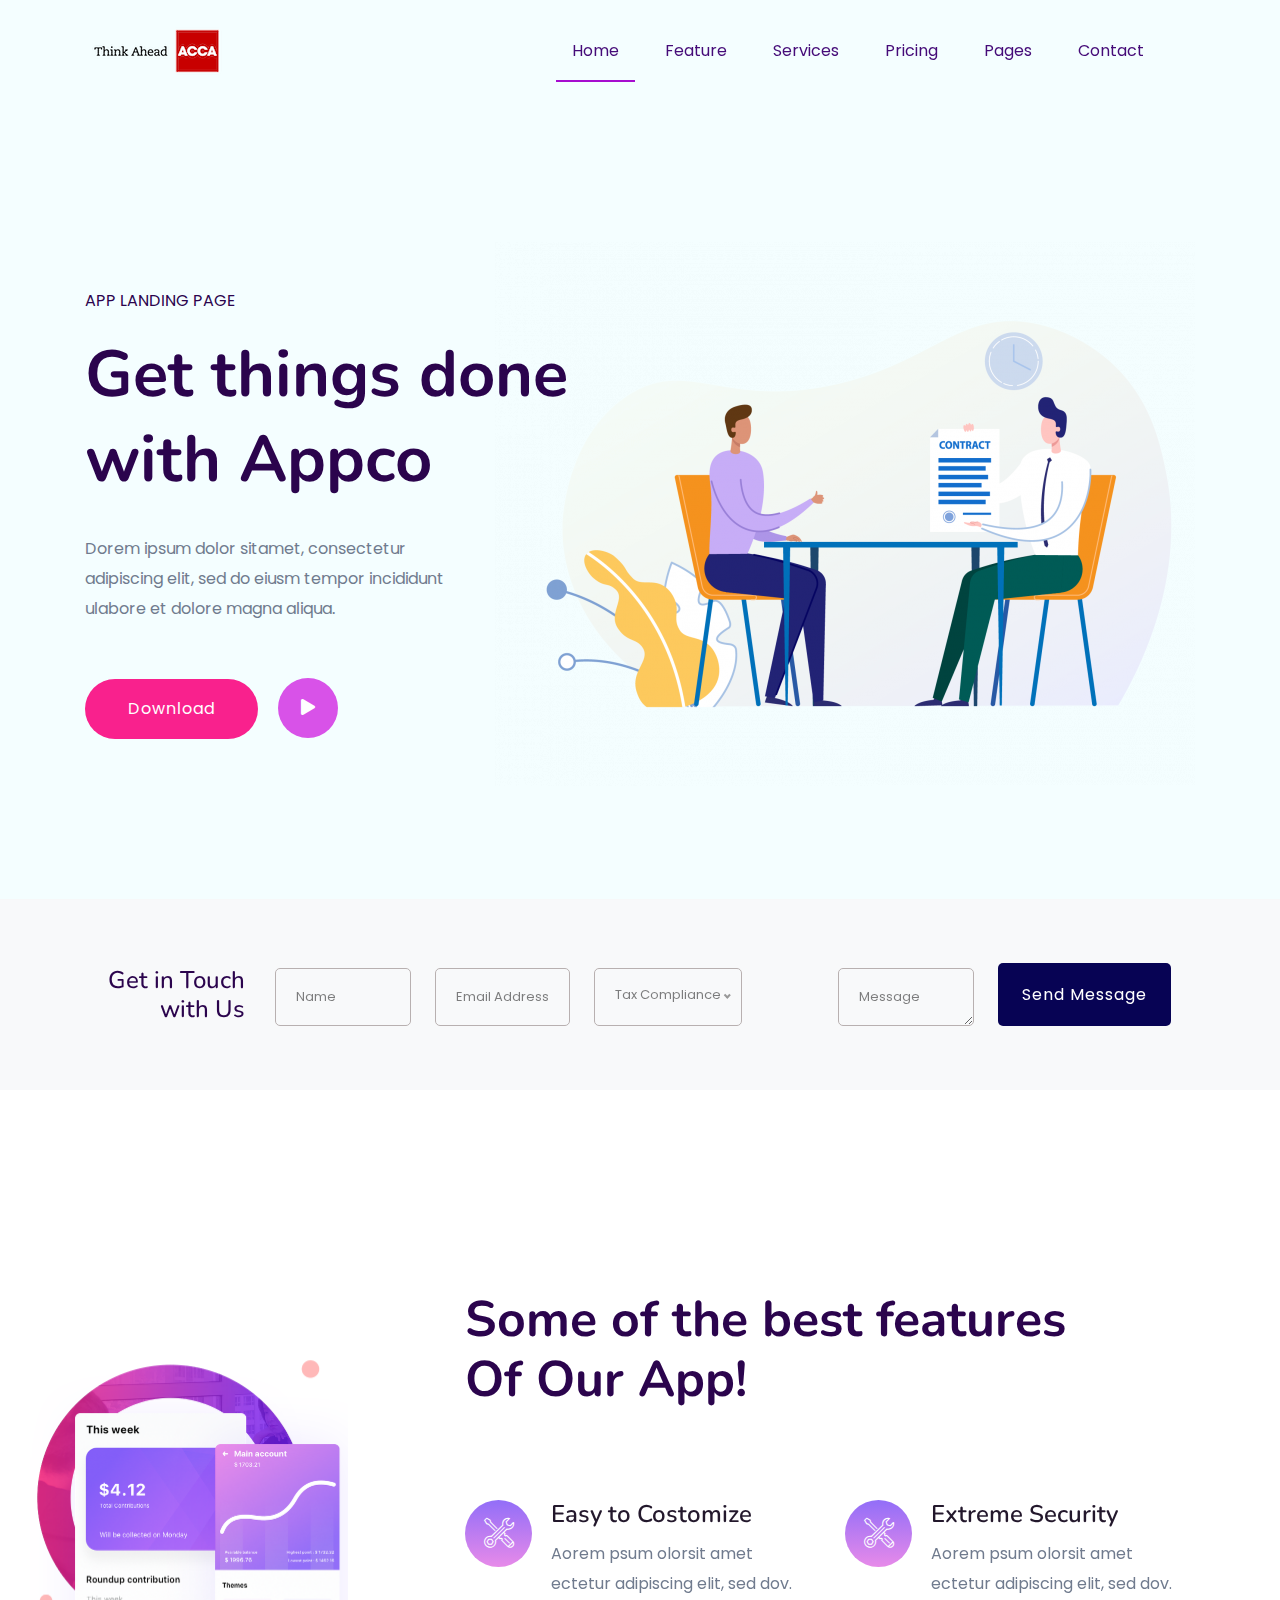
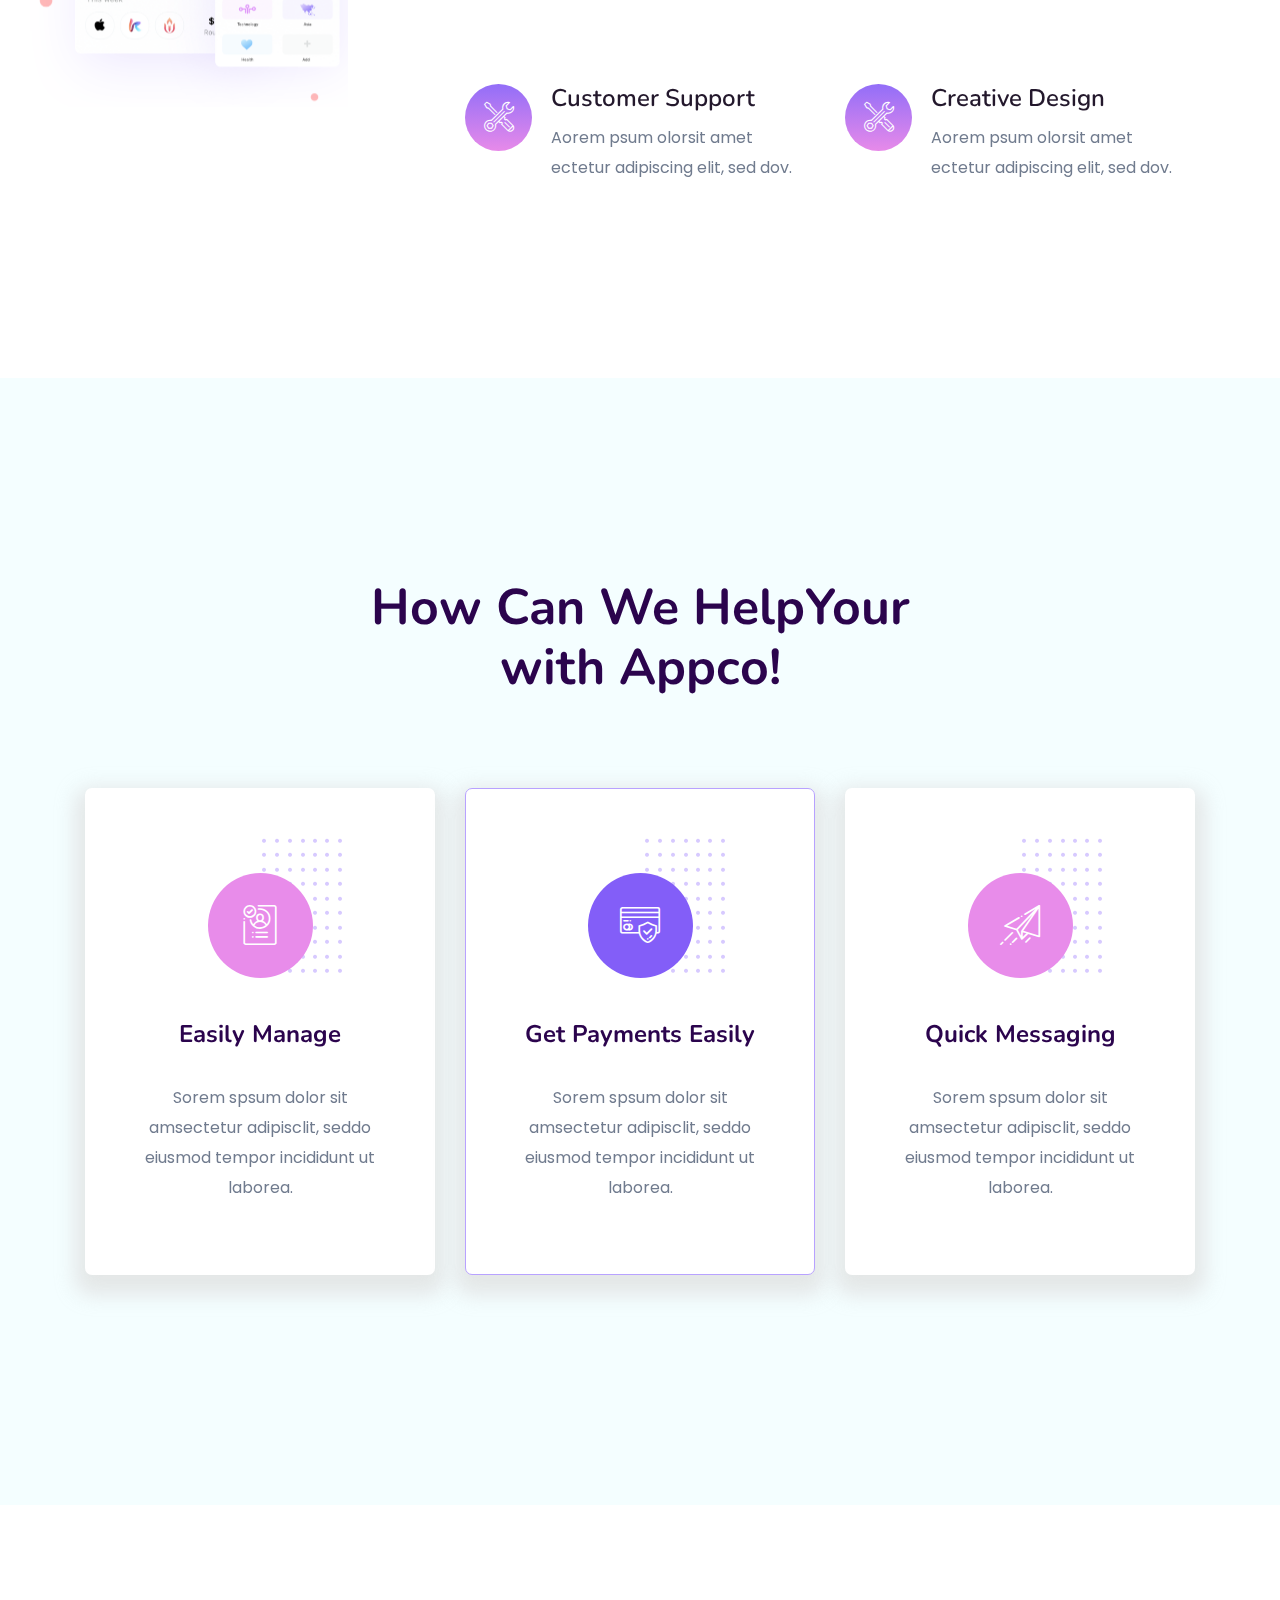
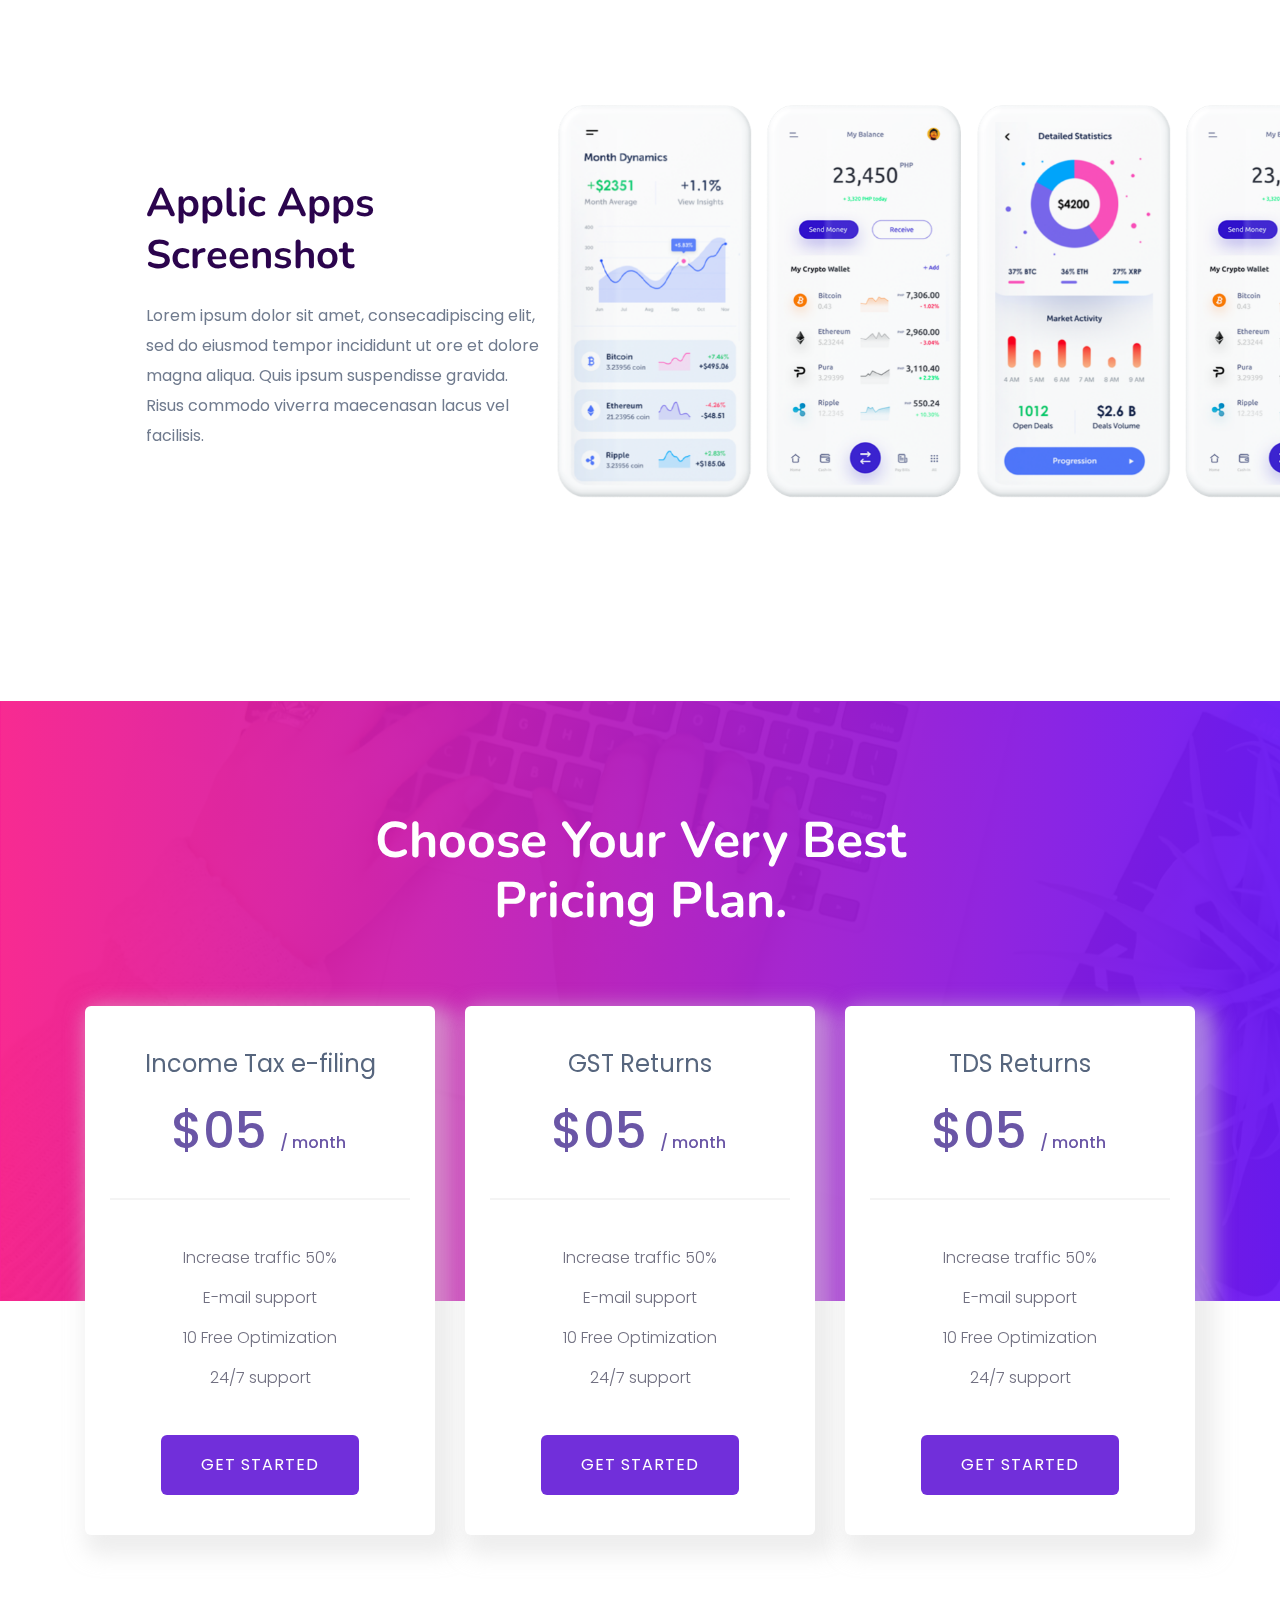
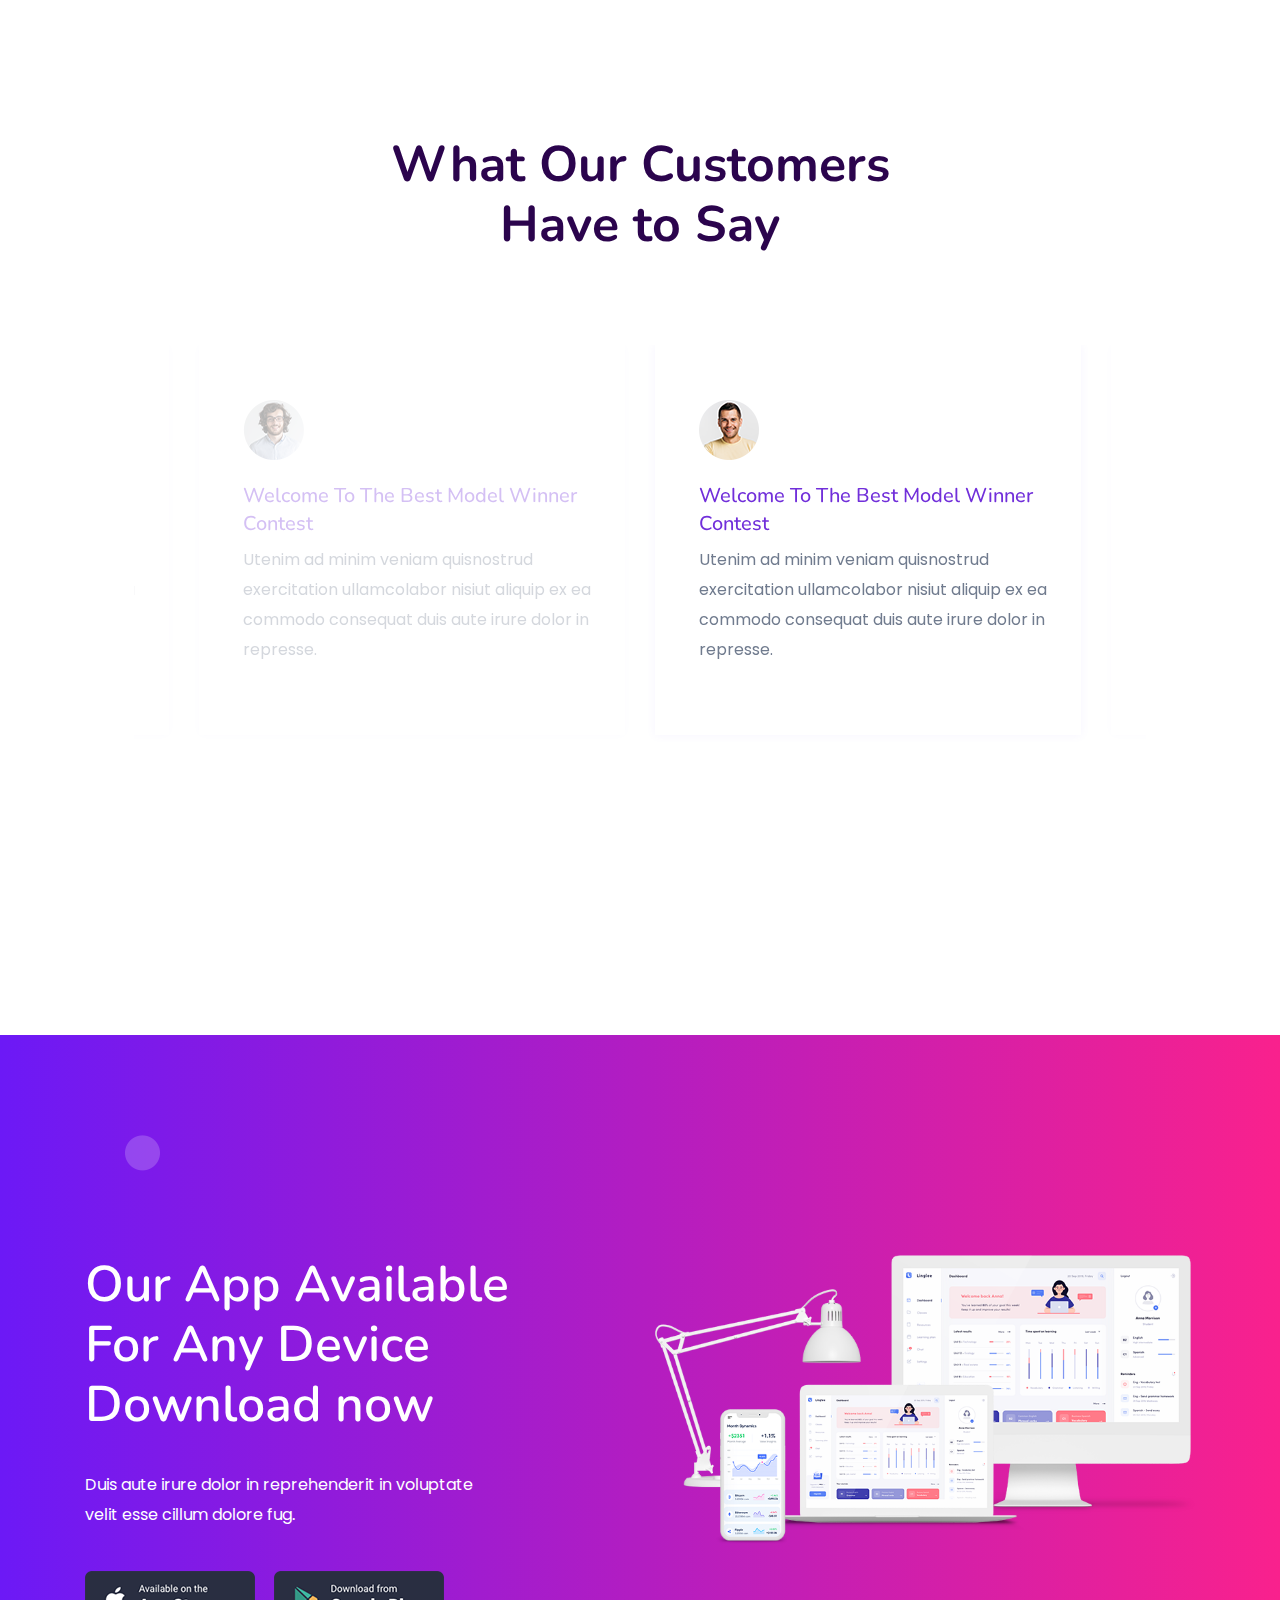
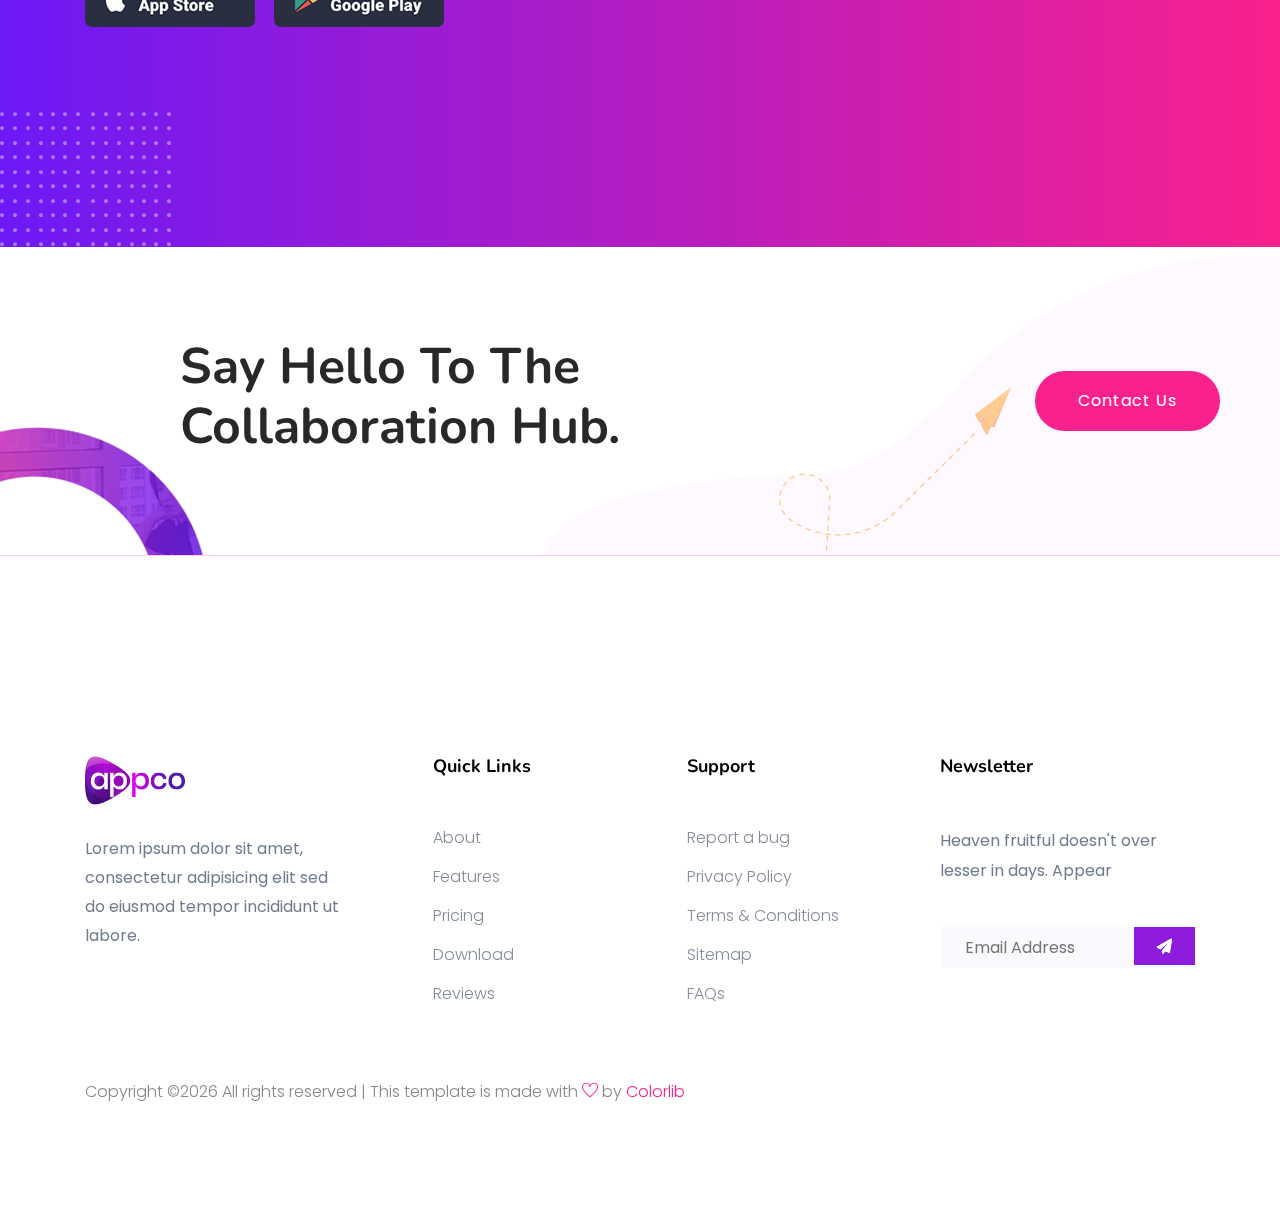
<file: index.html>
<!doctype html>
<html class="no-js" lang="zxx">
    <head>
        <meta charset="utf-8">
        <meta http-equiv="x-ua-compatible" content="ie=edge">
        <title>App Landing Template </title>
        <meta name="description" content="">
        <meta name="viewport" content="width=device-width, initial-scale=1">
        <link rel="manifest" href="site.webmanifest">
		<link rel="shortcut icon" type="image/x-icon" href="assets/img/favicon.ico">

		<!-- CSS here -->
            <link rel="stylesheet" href="assets/css/bootstrap.min.css">
            <link rel="stylesheet" href="assets/css/owl.carousel.min.css">
            <link rel="stylesheet" href="assets/css/flaticon.css">
            <link rel="stylesheet" href="assets/css/slicknav.css">
            <link rel="stylesheet" href="assets/css/animate.min.css">
            <link rel="stylesheet" href="assets/css/magnific-popup.css">
            <link rel="stylesheet" href="assets/css/fontawesome-all.min.css">
            <link rel="stylesheet" href="assets/css/themify-icons.css">
            <link rel="stylesheet" href="assets/css/slick.css">
            <link rel="stylesheet" href="assets/css/nice-select.css">
            <link rel="stylesheet" href="assets/css/style.css">
   </head>

   <body>
       
    <!-- Preloader Start -->
    <div id="preloader-active">
        <div class="preloader d-flex align-items-center justify-content-center">
            <div class="preloader-inner position-relative">
                <div class="preloader-circle"></div>
                <div class="preloader-img pere-text">
                    <img src="assets/img/logo/accalogo.png" alt="">
                </div>
            </div>
        </div>
    </div>
    <!-- Preloader Start -->

    <header>
        <!-- Header Start -->
       <div class="header-area header-transparrent ">
            <div class="main-header header-sticky">
                <div class="container">
                    <div class="row align-items-center">
                        <!-- Logo -->
                        <div class="col-xl-2 col-lg-2 col-md-2">
                            <div class="logo">
                                <a href="index.html"><img src="assets/img/logo/ACCA_logo-2.png" alt=""></a>
                            </div>
                        </div>
                        <div class="col-xl-10 col-lg-10 col-md-10">
                            <!-- Main-menu -->
                            <div class="main-menu f-right d-none d-lg-block">
                                <nav>
                                    <ul id="navigation">    
                                        <li class="active"><a href="index.html"> Home</a></li>
                                        <li><a href="feature.html">Feature</a></li>
                                        <li><a href="services.html">Services</a></li>
                                        <li><a href="pricing.html">Pricing</a></li>
                                        <li><a href="#">Pages</a>
                                            <ul class="submenu">
                                                <li><a href="blog.html">Blog</a></li>
                                                <li><a href="single-blog.html">Blog Details</a></li>
                                                <li><a href="elements.html">Element</a></li>
                                                <li><a href="elements.html">Element</a></li>
                                                <li><a href="elements.html">Element</a></li>
                                                <li><a href="elements.html">Element</a></li>
                                                <li><a href="elements.html">Element</a></li>
                                                <li><a href="elements.html">Element</a></li>
                                                <li><a href="elements.html">Element</a></li>
                                            </ul>
                                        </li>
                                        <li><a href="contact.html">Contact</a></li>
                                    </ul>
                                </nav>
                            </div>
                        </div>
                        <!-- Mobile Menu -->
                        <div class="col-12">
                            <div class="mobile_menu d-block d-lg-none"></div>
                        </div>
                    </div>
                </div>
            </div>
       </div>
        <!-- Header End -->
    </header>

    <main>

        <!-- Slider Area Start-->
        <div class="slider-area ">
            <div class="slider-active">
                <div class="single-slider slider-height slider-padding sky-blue d-flex align-items-center">
                    <div class="container">
                        <div class="row d-flex align-items-center">
                            <div class="col-lg-6 col-md-9 ">
                                <div class="hero__caption">
                                    <span data-animation="fadeInUp" data-delay=".4s">App Landing Page</span>
                                    <h1 data-animation="fadeInUp" data-delay=".6s">Get things done<br>with Appco</h1>
                                    <p data-animation="fadeInUp" data-delay=".8s">Dorem ipsum dolor sitamet, consectetur adipiscing elit, sed do eiusm tempor incididunt ulabore et dolore magna aliqua.</p>
                                    <!-- Slider btn -->
                                   <div class="slider-btns">
                                        <!-- Hero-btn -->
                                        <a data-animation="fadeInLeft" data-delay="1.0s" href="industries.html" class="btn radius-btn">Download</a>
                                        <!-- Video Btn -->
                                        <a data-animation="fadeInRight" data-delay="1.0s" class="popup-video video-btn ani-btn" href="https://www.youtube.com/watch?v=1aP-TXUpNoU"><i class="fas fa-play"></i></a>
                                   </div>
                                </div>
                            </div>
                            <div class="col-lg-6">
                                <div class="hero__img d-none d-lg-block f-right" data-animation="fadeInRight" data-delay="1s">
                                    <img src="assets/img/hero/openimage.png" alt="">
                                </div>
                            </div>
                        </div>
                    </div>
                </div> 
                <div class="single-slider slider-height slider-padding sky-blue d-flex align-items-center">
                    <div class="container">
                        <div class="row d-flex align-items-center">
                            <div class="col-lg-6 col-md-9 ">
                                <div class="hero__caption">
                                    <span data-animation="fadeInUp" data-delay=".4s">App Landing Page</span>
                                    <h1 data-animation="fadeInUp" data-delay=".6s">Get things done<br>with Appco</h1>
                                    <p data-animation="fadeInUp" data-delay=".8s">Dorem ipsum dolor sitamet, consectetur adipiscing elit, sed do eiusm tempor incididunt ulabore et dolore magna aliqua.</p>
                                    <!-- Slider btn -->
                                   <div class="slider-btns">
                                        <!-- Hero-btn -->
                                        <a data-animation="fadeInLeft" data-delay="1.0s" href="industries.html" class="btn radius-btn">Download</a>
                                        <!-- Video Btn -->
                                        <a data-animation="fadeInRight" data-delay="1.0s" class="popup-video video-btn ani-btn" href="https://www.youtube.com/watch?v=1aP-TXUpNoU"><i class="fas fa-play"></i></a>
                                   </div>
                                </div>
                            </div>
                            <div class="col-lg-6">
                                <div class="hero__img d-none d-lg-block f-right" data-animation="fadeInRight" data-delay="1s">
                                    <img src="assets/img/hero/hero_right.png" alt="">
                                </div>
                            </div>
                        </div>
                    </div>
                </div> 
            </div>
        </div>
        <!-- Slider Area End -->
        <!-- quik Contact form start -->
        <section class="ftco-consult bg-light">
    		<div class="container">
    			<div class="row align-items-center">
    				<div class="col-lg-2 text-lg-right">
    					<h3 class="mb-4 mb-lg-0">Get in Touch with Us</h3>
    				</div>
    				<div class="col-lg-10">
	    				<form action="#" class="consult-form">
	    					<div class="d-lg-flex align-items-md-end">
		    					<div class="form-group mb-3 mb-lg-0 mr-4">	
		    						<input type="text" class="form-control" placeholder="Name">
		    					</div>
		    					<div class="form-group mb-3 mb-lg-0 mr-4">		    						
		    						<input type="text" class="form-control" placeholder="Email Address">
		    					</div>
		    					<div class="form-group mb-3 mb-lg-0 mr-4">	      							
	      							<div class="form-field mb-3 mb-lg-0 mr-4">
	        							<div class="select-wrap mb-3 mb-lg-0 mr-4">
	                    					<div class="icon"><span class="ion-ios-arrow-down"></span></div>
	                    						<select name="" id="" class="form-control mb-3 mb-lg-0 mr-4">
	                    							<option value="">Tax Compliance</option>
	                      							<option value="">Audit & Assuarance</option>
	                      							<option value="">Accounting & Bookkeeping</option>
	                      							<option value="">Business Advisary</option>
	                      							<option value="">Leagal Compliance</option>
	                    						</select>
	                  						</div>
		              					</div>
	              					</div>
		    						<div class="form-group mb-3 mb-lg-0 mr-4">		    							
		              					<textarea name="" id="" cols="30" rows="3" class="form-control d-flex align-items-center mb-3 mb-lg-0 mr-4" placeholder="Message"></textarea>
		            				</div>
		            				<div class="form-group mb-3 mb-lg-0 mr-4">
		              					<input type="submit" value="Send Message" class="btn btn-primary py-3 px-4">
		            				</div>
								</div>
							</div>
	    				</form>
	    			</div>
    			</div>
    		</div>
    	</section>
        <!-- Best Features Start -->
        <section class="best-features-area section-padd4">
            <div class="container">
                <div class="row justify-content-end">
                    <div class="col-xl-8 col-lg-10">
                        <!-- Section Tittle -->
                        <div class="row">
                            <div class="col-lg-10 col-md-10">
                                <div class="section-tittle">
                                    <h2>Some of the best features Of Our App!</h2>
                                </div>
                            </div>
                        </div>
                        <!-- Section caption -->
                        <div class="row">
                            <div class="col-xl-6 col-lg-6 col-md-6">
                                <div class="single-features mb-70">
                                    <div class="features-icon">
                                        <span class="flaticon-support"></span>
                                    </div>
                                    <div class="features-caption">
                                        <h3>Easy to Costomize</h3>
                                        <p>Aorem psum olorsit amet ectetur adipiscing elit, sed dov.</p>
                                    </div>
                                </div>
                            </div>
                             <div class="col-xl-6 col-lg-6 col-md-6">
                                <div class="single-features mb-70">
                                    <div class="features-icon">
                                        <span class="flaticon-support"></span>
                                    </div>
                                    <div class="features-caption">
                                        <h3>Extreme Security</h3>
                                        <p>Aorem psum olorsit amet ectetur adipiscing elit, sed dov.</p>
                                    </div>
                                </div>
                            </div> 
                            <div class="col-xl-6 col-lg-6 col-md-6">
                                <div class="single-features mb-70">
                                    <div class="features-icon">
                                        <span class="flaticon-support"></span>
                                    </div>
                                    <div class="features-caption">
                                        <h3>Customer Support</h3>
                                        <p>Aorem psum olorsit amet ectetur adipiscing elit, sed dov.</p>
                                    </div>
                                </div>
                            </div>
                             <div class="col-xl-6 col-lg-6 col-md-6">
                                <div class="single-features mb-70">
                                    <div class="features-icon">
                                        <span class="flaticon-support"></span>
                                    </div>
                                    <div class="features-caption">
                                        <h3>Creative Design</h3>
                                        <p>Aorem psum olorsit amet ectetur adipiscing elit, sed dov.</p>
                                    </div>
                                </div>
                            </div>
                        </div>
                    </div>
                </div>
            </div>
            <!-- Shpe -->
            <div class="features-shpae d-none d-lg-block">
                <img src="assets/img/shape/best-features.png" alt="">
            </div>
        </section>
        <!-- Best Features End -->
        <!-- Services Area Start -->
        <section class="service-area sky-blue section-padding2">
            <div class="container">
                <!-- Section Tittle -->
                <div class="row d-flex justify-content-center">
                    <div class="col-lg-6">
                        <div class="section-tittle text-center">
                            <h2>How Can We HelpYour<br>with Appco!</h2>
                        </div>
                    </div>
                </div>
                <!-- Section caption -->
                <div class="row">
                    <div class="col-xl-4 col-lg-4 col-md-6">
                        <div class="services-caption text-center mb-30" style="box-shadow:0px 10px 20px 10px rgba(221,221,221,0.7)">
                            <div class="service-icon">
                                <span class="flaticon-businessman"></span>
                            </div> 
                            <div class="service-cap">
                                <h4><a href="#">Easily Manage</a></h4>
                                <p>Sorem spsum dolor sit amsectetur adipisclit, seddo eiusmod tempor incididunt ut laborea.</p>
                            </div>
                        </div>
                    </div>
                    <div class="col-xl-4 col-lg-4 col-md-6">
                        <div class="services-caption active text-center mb-30" style="box-shadow:0px 10px 20px 10px rgba(221,221,221,0.7)">
                            <div class="service-icon">
                                <span class="flaticon-pay"></span>
                            </div> 
                            <div class="service-cap">
                                <h4><a href="#">Get Payments Easily</a></h4>
                                <p>Sorem spsum dolor sit amsectetur adipisclit, seddo eiusmod tempor incididunt ut laborea.</p>
                            </div>
                        </div>
                    </div> 
                    <div class="col-xl-4 col-lg-4 col-md-6">
                        <div class="services-caption text-center mb-30" style="box-shadow:0px 10px 20px 10px rgba(221,221,221,0.7)">
                            <div class="service-icon">
                                <span class="flaticon-plane"></span>
                            </div> 
                            <div class="service-cap">
                                <h4><a href="#">Quick Messaging</a></h4>
                                <p>Sorem spsum dolor sit amsectetur adipisclit, seddo eiusmod tempor incididunt ut laborea.</p>
                            </div>
                        </div>
                    </div>
                </div>
            </div>
        </section>
        <!-- Services Area End -->
        <!-- Applic App Start -->
        <div class="applic-apps section-padding2">
            <div class="container-fluid">
                <div class="row">
                    <!-- slider Heading -->
                    <div class="col-xl-4 col-lg-4 col-md-8">
                        <div class="single-cases-info mb-30">
                            <h3>Applic Apps<br> Screenshot</h3>
                            <p>Lorem ipsum dolor sit amet, consecadipiscing elit, sed do eiusmod tempor incididunt ut ore et dolore magna aliqua. Quis ipsum suspendisse gravida. Risus commodo viverra maecenasan lacus vel facilisis. </p>
                        </div>
                    </div>
                    <!-- OwL -->
                    <div class="col-xl-8 col-lg-8 col-md-col-md-7">
                        <div class="app-active owl-carousel"> 
                            <div class="single-cases-img">
                                <img src="assets/img/gallery/App1.png" alt="">
                            </div>
                            <div class="single-cases-img">
                                <img src="assets/img/gallery/App2.png" alt="">
                            </div>
                            <div class="single-cases-img">
                                <img src="assets/img/gallery/App3.png" alt="">
                            </div>
                            <div class="single-cases-img">
                                <img src="assets/img/gallery/App2.png" alt="">
                            </div>
                            <div class="single-cases-img">
                                <img src="assets/img/gallery/App1.png" alt="">
                            </div>
                        </div>
                    </div>
                </div>
            </div>
        </div>
        <!-- Applic App End -->
        <!-- Best Pricing Start -->
        <section class="best-pricing pricing-padding" data-background="assets/img/gallery/best_pricingbg.jpg">
            <div class="container">
                <!-- Section Tittle -->
                <div class="row d-flex justify-content-center">
                    <div class="col-lg-6 col-md-8">
                        <div class="section-tittle section-tittle2 text-center">
                            <h2>Choose Your Very Best Pricing Plan.</h2>
                        </div>
                    </div>
                </div>
            </div>
        </section>
        <!-- Best Pricing End -->
        <!-- Pricing Card Start -->
        <div class="pricing-card-area">
            <div class="container">
                <div class="row">
                    <div class="col-xl-4 col-lg-4 col-md-6">
                        <div class="single-card text-center mb-30" style="box-shadow:10px 10px 20px 10px rgba(221,221,221,0.5)" >
                            <div class="card-top">
                                <span>Income Tax e-filing</span>
                                <h4>$05 <span>/ month</span></h4>
                            </div>
                            <div class="card-bottom">
                                <ul>
                                    <li>Increase traffic 50%</li>
                                    <li>E-mail support</li>
                                    <li>10 Free Optimization</li>
                                    <li>24/7  support</li>
                                </ul>
                                <a href="services.html" class="btn card-btn1">Get Started</a>
                            </div>
                        </div>
                    </div>
                    <div class="col-xl-4 col-lg-4 col-md-6">
                        <div class="single-card  text-center mb-30" style="box-shadow:10px 10px 20px 10px rgba(221,221,221,0.5)">
                            <div class="card-top">
                                <span>GST Returns</span>
                                <h4>$05 <span>/ month</span></h4>
                            </div>
                            <div class="card-bottom">
                                <ul>
                                    <li>Increase traffic 50%</li>
                                    <li>E-mail support</li>
                                    <li>10 Free Optimization</li>
                                    <li>24/7  support</li>
                                </ul>
                                <a href="services.html" class="btn card-btn1">Get Started</a>
                            </div>
                        </div>
                    </div>
                    <div class="col-xl-4 col-lg-4 col-md-6">
                        <div class="single-card text-center mb-30" style="box-shadow:10px 10px 20px 10px rgba(221,221,221,0.5)">
                            <div class="card-top">
                                <span>TDS Returns</span>
                                <h4>$05 <span>/ month</span></h4>
                            </div>
                            <div class="card-bottom">
                                <ul>
                                    <li>Increase traffic 50%</li>
                                    <li>E-mail support</li>
                                    <li>10 Free Optimization</li>
                                    <li>24/7  support</li>
                                </ul>
                                <a href="services.html" class="btn card-btn1">Get Started</a>
                            </div>
                        </div>
                    </div>
                </div>
            </div>
        </div>
        <!-- Pricing Card End -->
        <!-- Our Customer Start -->
        <div class="our-customer section-padd-top30">
            <div class="container-fluid">
            <div class="our-customer-wrapper">
                    <!-- Section Tittle -->
                    <div class="row d-flex justify-content-center">
                        <div class="col-xl-8">
                            <div class="section-tittle text-center">
                                <h2>What Our Customers<br> Have to Say</h2>
                            </div>
                        </div>
                    </div>
                    <div class="row">
                        <div class="col-12">
                            <div class="customar-active dot-style d-flex dot-style">
                                <div class="single-customer mb-100">
                                    <div class="what-img">
                                        <img src="assets/img/shape/man1.png" alt="">
                                    </div>
                                    <div class="what-cap">
                                        <h4><a href="#">Welcome To The Best Model  Winner Contest</a></h4>
                                        <p>Utenim ad minim veniam quisnostrud exercitation ullamcolabor nisiut aliquip ex ea commodo consequat duis aute irure dolor in represse.</p>
                                    </div>
                                </div>
                            
                                <div class="single-customer mb-100">
                                    <div class="what-img">
                                        <img src="assets/img/shape/man2.png" alt="">
                                    </div>
                                    <div class="what-cap">
                                        <h4><a href="#">Welcome To The Best Model  Winner Contest</a></h4>
                                        <p>Utenim ad minim veniam quisnostrud exercitation ullamcolabor nisiut aliquip ex ea commodo consequat duis aute irure dolor in represse.</p>
                                    </div>
                                </div>
                            
                                <div class="single-customer mb-100">
                                    <div class="what-img">
                                        <img src="assets/img/shape/man3.png" alt="">
                                    </div>
                                    <div class="what-cap">
                                        <h4><a href="#">Welcome To The Best Model  Winner Contest</a></h4>
                                        <p>Utenim ad minim veniam quisnostrud exercitation ullamcolabor nisiut aliquip ex ea commodo consequat duis aute irure dolor in represse.</p>
                                    </div>
                                </div>
                            
                                <div class="single-customer mb-100">
                                    <div class="what-img">
                                        <img src="assets/img/shape/man2.png" alt="">
                                    </div>
                                    <div class="what-cap">
                                        <h4><a href="#">Welcome To The Best Model  Winner Contest</a></h4>
                                        <p>Utenim ad minim veniam quisnostrud exercitation ullamcolabor nisiut aliquip ex ea commodo consequat duis aute irure dolor in represse.</p>
                                    </div>
                                </div>
                            
                            </div>
                        </div>
                    </div>
            </div>
            </div>
        </div>           
        <!-- Our Customer End -->
        <!-- Available App  Start-->
        <div class="available-app-area">
            <div class="container">
                <div class="row d-flex justify-content-between">
                    <div class="col-xl-5 col-lg-6">
                        <div class="app-caption">
                            <div class="section-tittle section-tittle3">
                                <h2>Our App Available For Any Device Download now</h2>
                                <p>Duis aute irure dolor in reprehenderit in voluptate velit esse cillum dolore fug.</p>
                                <div class="app-btn">
                                    <a href="#" class="app-btn1"><img src="assets/img/shape/app_btn1.png" alt=""></a>
                                    <a href="#" class="app-btn2"><img src="assets/img/shape/app_btn2.png" alt=""></a>
                                </div>
                            </div>
                        </div>
                    </div>
                    <div class="col-xl-6 col-lg-6">
                        <div class="app-img">
                            <img src="assets/img/shape/available-app.png" alt="">
                        </div>
                    </div>
                </div>
            </div>
            <!-- Shape -->
            <div class="app-shape">
                <img src="assets/img/shape/app-shape-top.png" alt="" class="app-shape-top heartbeat d-none d-lg-block">
                <img src="assets/img/shape/app-shape-left.png" alt="" class="app-shape-left d-none d-xl-block">
                <!-- <img src="assets/img/shape/app-shape-right.png" alt="" class="app-shape-right bounce-animate "> -->
            </div>
        </div>
        <!-- Available App End-->
        <!-- Say Something Start -->
        <div class="say-something-aera pt-90 pb-90 fix">
            <div class="container">
                <div class="row justify-content-between align-items-center">
                    <div class="offset-xl-1 offset-lg-1 col-xl-5 col-lg-5">
                        <div class="say-something-cap">
                            <h2>Say Hello To The Collaboration Hub.</h2>
                        </div>
                    </div>
                    <div class="col-xl-2 col-lg-3">
                        <div class="say-btn">
                            <a href="#" class="btn radius-btn">Contact Us</a>
                        </div>
                    </div>
                </div>
            </div>
            <!-- shape -->
            <div class="say-shape">
                <img src="assets/img/shape/say-shape-left.png" alt="" class="say-shape1 rotateme d-none d-xl-block">
                <img src="assets/img/shape/say-shape-right.png" alt="" class="say-shape2 d-none d-lg-block">
            </div>
        </div>
        <!-- Say Something End -->
     
    </main>
   <footer>

       <!-- Footer Start-->
      <div class="footer-main">
        <div class="footer-area footer-padding">
            <div class="container">
                <div class="row  justify-content-between">
                    <div class="col-lg-3 col-md-4 col-sm-8">
                         <div class="single-footer-caption mb-30">
                              <!-- logo -->
                             <div class="footer-logo">
                                 <a href="index.html"><img src="assets/img/logo/logo2_footer.png" alt=""></a>
                             </div>
                             <div class="footer-tittle">
                                 <div class="footer-pera">
                                     <p class="info1">Lorem ipsum dolor sit amet, consectetur adipisicing elit sed do eiusmod tempor incididunt ut labore.</p>
                                </div>
                             </div>
                         </div>
                    </div>
                    <div class="col-lg-2 col-md-4 col-sm-5">
                        <div class="single-footer-caption mb-50">
                            <div class="footer-tittle">
                                <h4>Quick Links</h4>
                                <ul>
                                    <li><a href="#">About</a></li>
                                    <li><a href="#">Features</a></li>
                                    <li><a href="#">Pricing</a></li>
                                    <li><a href="#">Download</a></li>
                                    <li><a href="#">Reviews</a></li>
                                </ul>
                            </div>
                        </div>
                    </div>
                    <div class="col-lg-2 col-md-4 col-sm-7">
                        <div class="single-footer-caption mb-50">
                            <div class="footer-tittle">
                                <h4>Support</h4>
                                <ul>
                                    <li><a href="#">Report a bug</a></li>
                                    <li><a href="#">Privacy Policy</a></li>
                                    <li><a href="#">Terms & Conditions</a></li>
                                    <li><a href="#">Sitemap</a></li>
                                    <li><a href="#">FAQs</a></li>
                                </ul>
                            </div>
                        </div>
                    </div>
                    <div class="col-lg-3 col-md-6 col-sm-8">
                        <div class="single-footer-caption mb-50">
                            <div class="footer-tittle">
                                <h4>Newsletter</h4>
                                <div class="footer-pera footer-pera2">
                                 <p>Heaven fruitful doesn't over lesser in days. Appear </p>
                             </div>
                             <!-- Form -->
                             <div class="footer-form">
                                 <div id="mc_embed_signup">
                                     <form target="_blank" action="https://spondonit.us12.list-manage.com/subscribe/post?u=1462626880ade1ac87bd9c93a&amp;id=92a4423d01" method="get" class="subscribe_form relative mail_part" novalidate="true">
                                         <input type="email" name="EMAIL" id="newsletter-form-email" placeholder=" Email Address " class="placeholder hide-on-focus" onfocus="this.placeholder = ''" onblur="this.placeholder = ' Email Address '">
                                         <div class="form-icon">
                                             <button type="submit" name="submit" id="newsletter-submit" class="email_icon newsletter-submit button-contactForm"><img src="assets/img/shape/form_icon.png" alt=""></button>
                                         </div>
                                         <div class="mt-10 info"></div>
                                     </form>
                                 </div>
                             </div>
                            </div>
                        </div>
                    </div>
                </div>
                <!-- Copy-Right -->
                <div class="row align-items-center">
                    <div class="col-xl-12 ">
                        <div class="footer-copy-right">
                           <p><!-- Link back to Colorlib can't be removed. Template is licensed under CC BY 3.0. -->
  Copyright &copy;<script>document.write(new Date().getFullYear());</script> All rights reserved | This template is made with <i class="ti-heart" aria-hidden="true"></i> by <a href="https://colorlib.com" target="_blank">Colorlib</a>
  <!-- Link back to Colorlib can't be removed. Template is licensed under CC BY 3.0. --></p>
                        </div>
                    </div>
                </div>
            </div>
        </div>
      </div>
       <!-- Footer End-->

   </footer>
   
	<!-- JS here -->
	
		<!-- All JS Custom Plugins Link Here here -->
        <script src="./assets/js/vendor/modernizr-3.5.0.min.js"></script>
		
		<!-- Jquery, Popper, Bootstrap -->
		<script src="./assets/js/vendor/jquery-1.12.4.min.js"></script>
        <script src="./assets/js/popper.min.js"></script>
        <script src="./assets/js/bootstrap.min.js"></script>
	    <!-- Jquery Mobile Menu -->
        <script src="./assets/js/jquery.slicknav.min.js"></script>

		<!-- Jquery Slick , Owl-Carousel Plugins -->
        <script src="./assets/js/owl.carousel.min.js"></script>
        <script src="./assets/js/slick.min.js"></script>
        <!-- Date Picker -->
        <script src="./assets/js/gijgo.min.js"></script>
		<!-- One Page, Animated-HeadLin -->
        <script src="./assets/js/wow.min.js"></script>
		<script src="./assets/js/animated.headline.js"></script>
        <script src="./assets/js/jquery.magnific-popup.js"></script>

		<!-- Scrollup, nice-select, sticky -->
        <script src="./assets/js/jquery.scrollUp.min.js"></script>
        <script src="./assets/js/jquery.nice-select.min.js"></script>
		<script src="./assets/js/jquery.sticky.js"></script>
        
        <!-- contact js -->
        <script src="./assets/js/contact.js"></script>
        <script src="./assets/js/jquery.form.js"></script>
        <script src="./assets/js/jquery.validate.min.js"></script>
        <script src="./assets/js/mail-script.js"></script>
        <script src="./assets/js/jquery.ajaxchimp.min.js"></script>
        
		<!-- Jquery Plugins, main Jquery -->	
        <script src="./assets/js/plugins.js"></script>
        <script src="./assets/js/main.js"></script>
        
    </body>
</html>
</file>
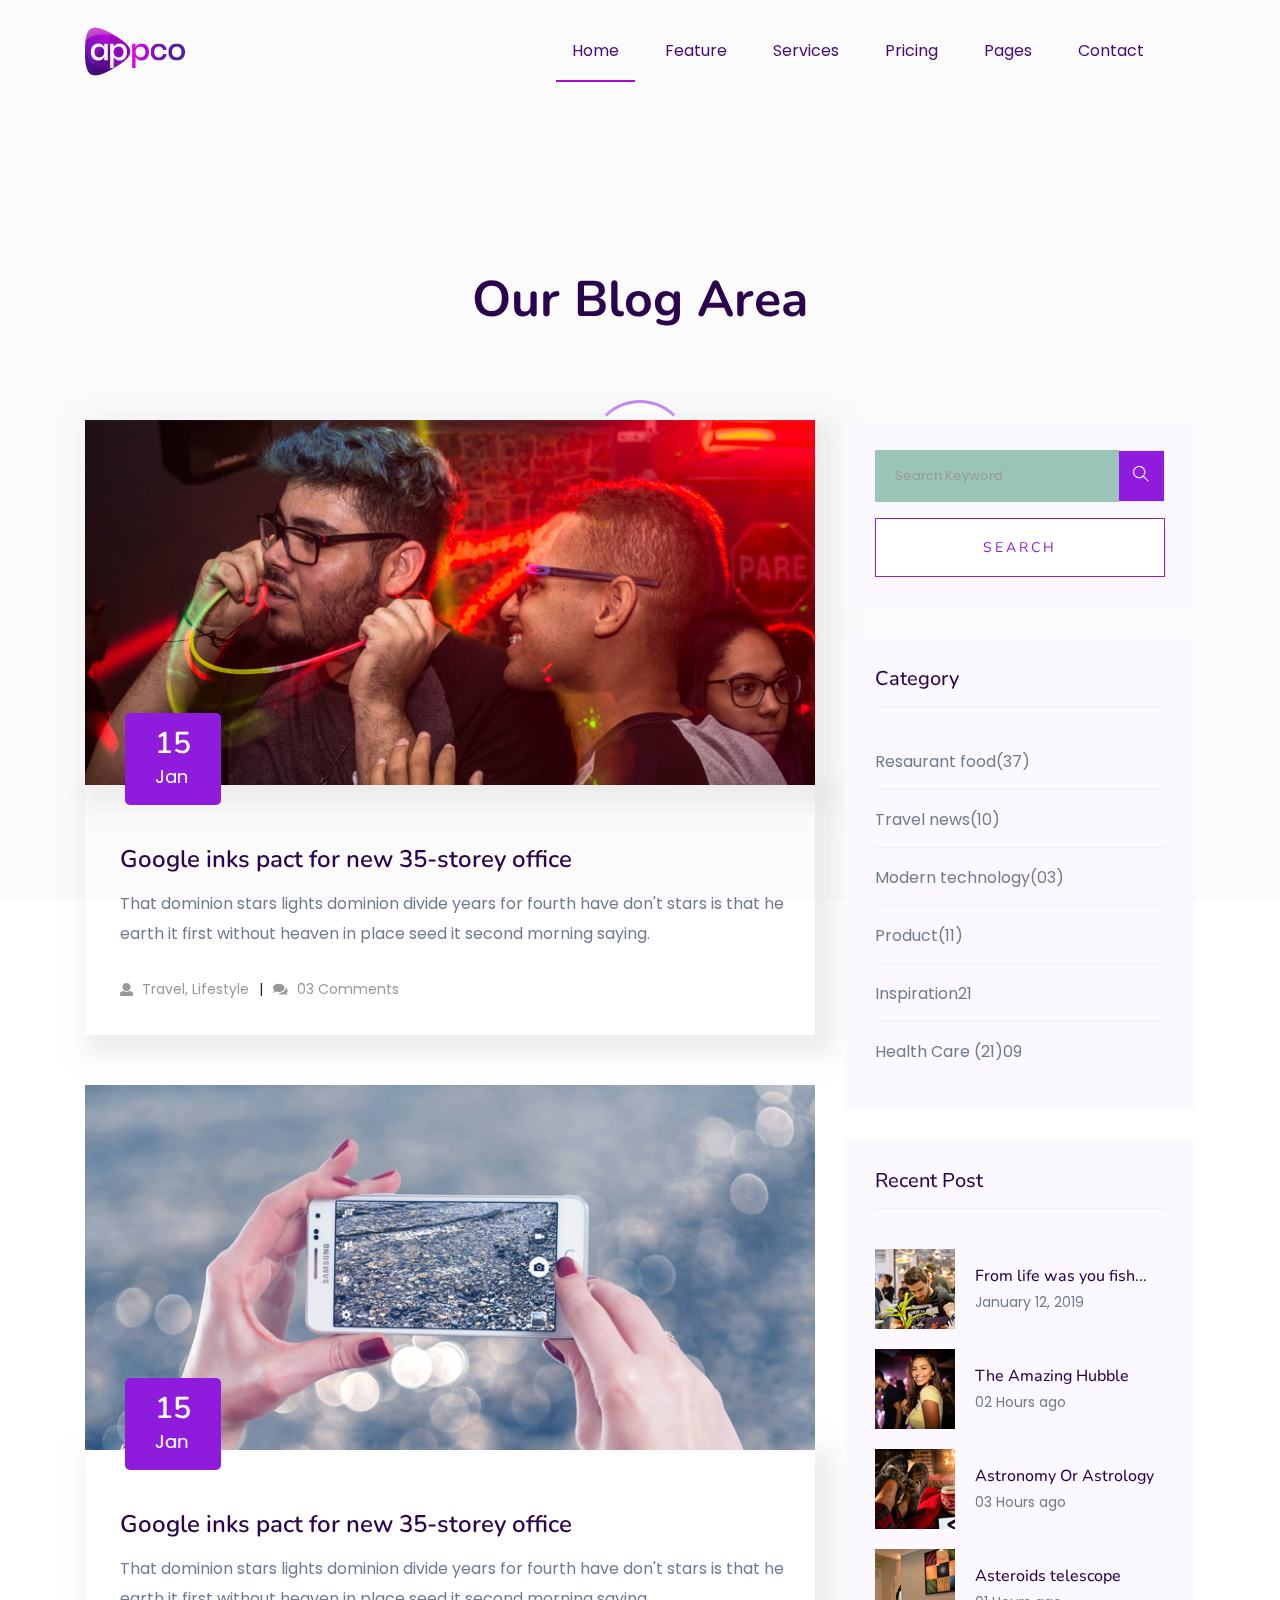
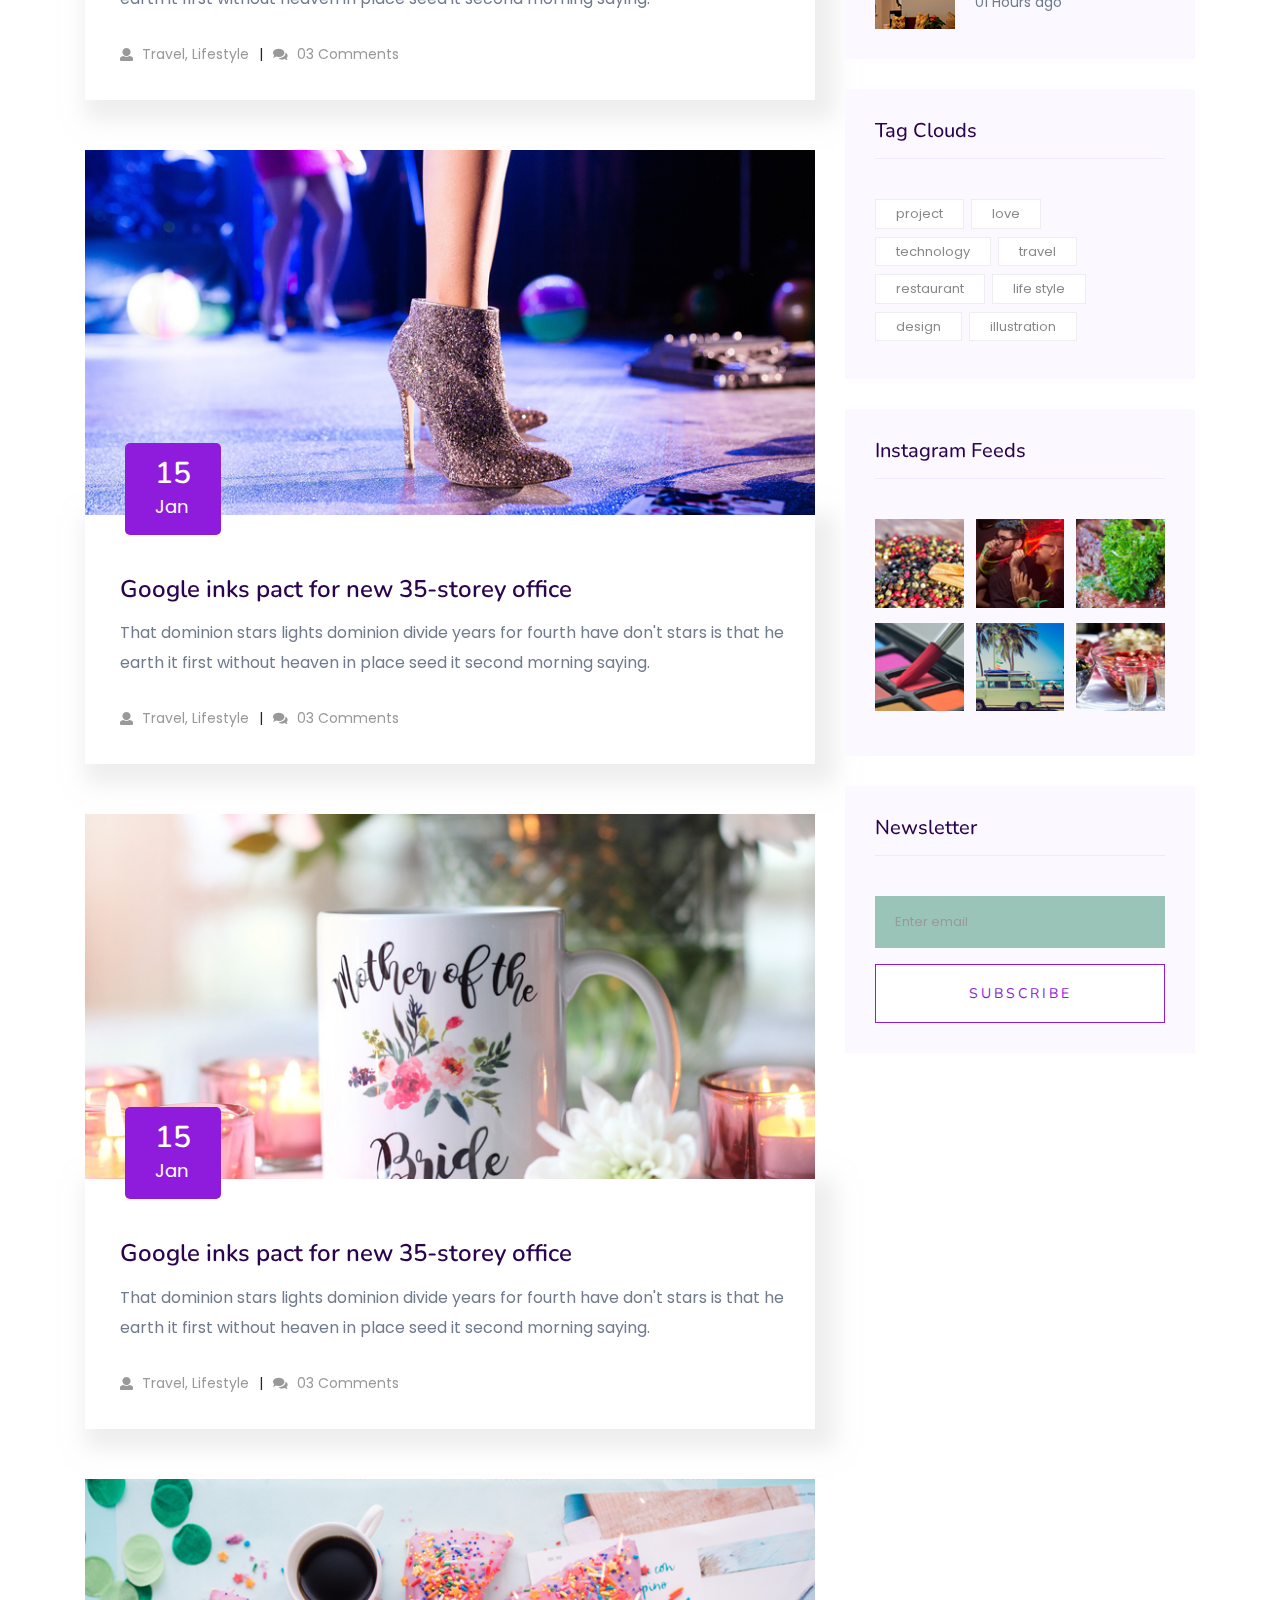
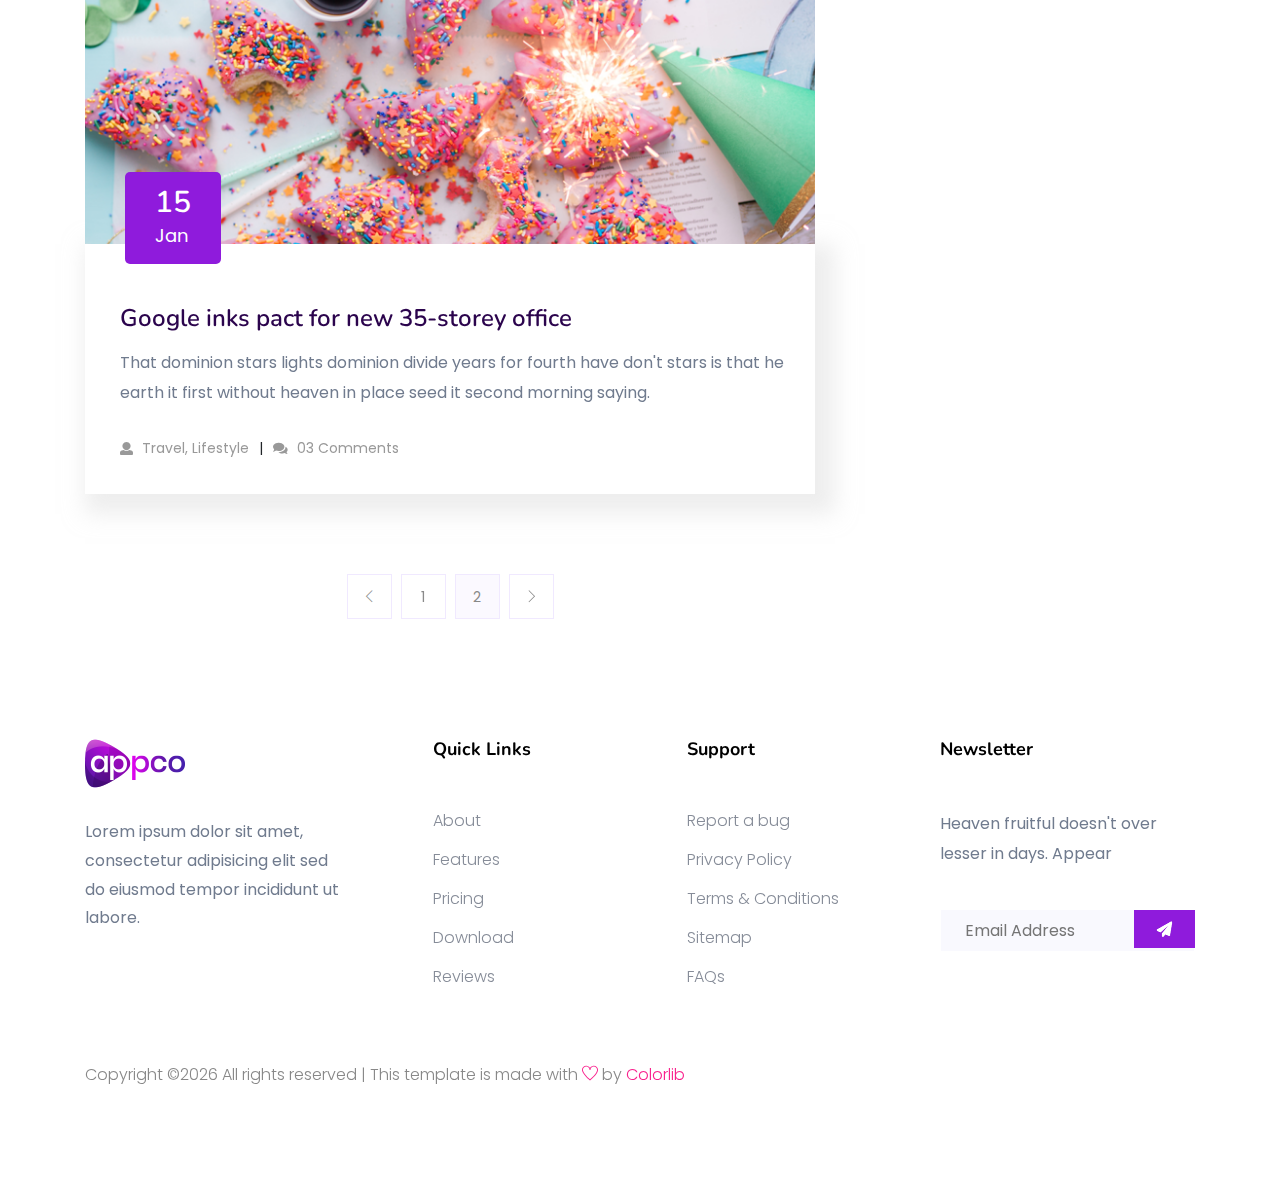
<file: blog.html>
<!doctype html>
<html class="no-js" lang="zxx">

<head>
    <meta charset="utf-8">
    <meta http-equiv="x-ua-compatible" content="ie=edge">
   <title>App Landing Template </title>
    <meta name="description" content="">
    <meta name="viewport" content="width=device-width, initial-scale=1">

    <!-- <link rel="manifest" href="site.webmanifest"> -->
	<link rel="shortcut icon" type="image/x-icon" href="assets/img/favicon.ico">
    <!-- Place favicon.ico in the root directory -->
    
  <!-- CSS here -->
  <link rel="stylesheet" href="assets/css/bootstrap.min.css">
  <link rel="stylesheet" href="assets/css/owl.carousel.min.css">
  <link rel="stylesheet" href="assets/css/slicknav.css">
  <link rel="stylesheet" href="assets/css/animate.min.css">
  <link rel="stylesheet" href="assets/css/magnific-popup.css">
  <link rel="stylesheet" href="assets/css/fontawesome-all.min.css">
  <link rel="stylesheet" href="assets/css/themify-icons.css">
  <link rel="stylesheet" href="assets/css/themify-icons.css">
  <link rel="stylesheet" href="assets/css/slick.css">
  <link rel="stylesheet" href="assets/css/nice-select.css">
  <link rel="stylesheet" href="assets/css/style.css">
  <link rel="stylesheet" href="assets/css/responsive.css">
</head>

<body>
    
    <!-- Preloader Start -->
    <div id="preloader-active">
        <div class="preloader d-flex align-items-center justify-content-center">
            <div class="preloader-inner position-relative">
                <div class="preloader-circle"></div>
                <div class="preloader-img pere-text">
                    <img src="assets/img/logo/logo.png" alt="">
                </div>
            </div>
        </div>
    </div>
    <!-- Preloader Start-->

    <header>
        <!-- Header Start -->
       <div class="header-area header-transparrent ">
            <div class="main-header header-sticky">
                <div class="container">
                    <div class="row align-items-center">
                        <!-- Logo -->
                        <div class="col-xl-2 col-lg-2 col-md-2">
                            <div class="logo">
                                <a href="index.html"><img src="assets/img/logo/logo.png" alt=""></a>
                            </div>
                        </div>
                        <div class="col-xl-10 col-lg-10 col-md-10">
                            <!-- Main-menu -->
                            <div class="main-menu f-right d-none d-lg-block">
                                <nav>
                                    <ul id="navigation">    
                                        <li class="active"><a href="index.html"> Home</a></li>
                                        <li><a href="feature.html">Feature</a></li>
                                        <li><a href="services.html">Services</a></li>
                                        <li><a href="pricing.html">Pricing</a></li>
                                        <li><a href="#">Pages</a>
                                            <ul class="submenu">
                                                <li><a href="blog.html">Blog</a></li>
                                                <li><a href="single-blog.html">Blog Details</a></li>
                                                <li><a href="elements.html">Element</a></li>
                                            </ul>
                                        </li>
                                        <li><a href="contact.html">Contact</a></li>
                                    </ul>
                                </nav>
                            </div>
                        </div>
                        <!-- Mobile Menu -->
                        <div class="col-12">
                            <div class="mobile_menu d-block d-lg-none"></div>
                        </div>
                    </div>
                </div>
            </div>
       </div>
        <!-- Header End -->
    </header>

    <!-- Slider Area Start-->
    <div class="services-area">
        <div class="container">
            <!-- Section-tittle -->
            <div class="row d-flex justify-content-center">
                <div class="col-lg-8">
                    <div class="section-tittle text-center mb-80">
                        <h2>Our Blog Area​</h2>
                    </div>
                </div>
            </div>
        </div>
    </div>
    <!-- Slider Area End-->

    <!--================Blog Area =================-->
    <section class="blog_area section-paddingr">
        <div class="container">
            <div class="row">
                <div class="col-lg-8 mb-5 mb-lg-0">
                    <div class="blog_left_sidebar">
                        <article class="blog_item">
                            <div class="blog_item_img">
                                <img class="card-img rounded-0" src="assets/img/blog/single_blog_1.png" style="box-shadow:10px 10px 20px 10px rgba(221,221,221,0.5)" alt="">
                                <a href="#" class="blog_item_date">
                                    <h3>15</h3>
                                    <p>Jan</p>
                                </a>
                            </div>

                            <div class="blog_details">
                                <a class="d-inline-block" href="single-blog.html">
                                    <h2>Google inks pact for new 35-storey office</h2>
                                </a>
                                <p>That dominion stars lights dominion divide years for fourth have don't stars is that
                                    he earth it first without heaven in place seed it second morning saying.</p>
                                <ul class="blog-info-link">
                                    <li><a href="#"><i class="fa fa-user"></i> Travel, Lifestyle</a></li>
                                    <li><a href="#"><i class="fa fa-comments"></i> 03 Comments</a></li>
                                </ul>
                            </div>
                        </article>

                        <article class="blog_item">
                            <div class="blog_item_img">
                                <img class="card-img rounded-0" src="assets/img/blog/single_blog_2.png" alt="">
                                <a href="#" class="blog_item_date">
                                    <h3>15</h3>
                                    <p>Jan</p>
                                </a>
                            </div>

                            <div class="blog_details">
                                <a class="d-inline-block" href="single-blog.html">
                                    <h2>Google inks pact for new 35-storey office</h2>
                                </a>
                                <p>That dominion stars lights dominion divide years for fourth have don't stars is that
                                    he earth it first without heaven in place seed it second morning saying.</p>
                                <ul class="blog-info-link">
                                    <li><a href="#"><i class="fa fa-user"></i> Travel, Lifestyle</a></li>
                                    <li><a href="#"><i class="fa fa-comments"></i> 03 Comments</a></li>
                                </ul>
                            </div>
                        </article>

                        <article class="blog_item">
                            <div class="blog_item_img">
                                <img class="card-img rounded-0" src="assets/img/blog/single_blog_3.png" alt="">
                                <a href="#" class="blog_item_date">
                                    <h3>15</h3>
                                    <p>Jan</p>
                                </a>
                            </div>

                            <div class="blog_details">
                                <a class="d-inline-block" href="single-blog.html">
                                    <h2>Google inks pact for new 35-storey office</h2>
                                </a>
                                <p>That dominion stars lights dominion divide years for fourth have don't stars is that
                                    he earth it first without heaven in place seed it second morning saying.</p>
                                <ul class="blog-info-link">
                                    <li><a href="#"><i class="fa fa-user"></i> Travel, Lifestyle</a></li>
                                    <li><a href="#"><i class="fa fa-comments"></i> 03 Comments</a></li>
                                </ul>
                            </div>
                        </article>

                        <article class="blog_item">
                            <div class="blog_item_img">
                                <img class="card-img rounded-0" src="assets/img/blog/single_blog_4.png" alt="">
                                <a href="#" class="blog_item_date">
                                    <h3>15</h3>
                                    <p>Jan</p>
                                </a>
                            </div>

                            <div class="blog_details">
                                <a class="d-inline-block" href="single-blog.html">
                                    <h2>Google inks pact for new 35-storey office</h2>
                                </a>
                                <p>That dominion stars lights dominion divide years for fourth have don't stars is that
                                    he earth it first without heaven in place seed it second morning saying.</p>
                                <ul class="blog-info-link">
                                    <li><a href="#"><i class="fa fa-user"></i> Travel, Lifestyle</a></li>
                                    <li><a href="#"><i class="fa fa-comments"></i> 03 Comments</a></li>
                                </ul>
                            </div>
                        </article>

                        <article class="blog_item">
                            <div class="blog_item_img">
                                <img class="card-img rounded-0" src="assets/img/blog/single_blog_5.png" alt="">
                                <a href="#" class="blog_item_date">
                                    <h3>15</h3>
                                    <p>Jan</p>
                                </a>
                            </div>

                            <div class="blog_details">
                                <a class="d-inline-block" href="single-blog.html">
                                    <h2>Google inks pact for new 35-storey office</h2>
                                </a>
                                <p>That dominion stars lights dominion divide years for fourth have don't stars is that
                                    he earth it first without heaven in place seed it second morning saying.</p>
                                <ul class="blog-info-link">
                                    <li><a href="#"><i class="fa fa-user"></i> Travel, Lifestyle</a></li>
                                    <li><a href="#"><i class="fa fa-comments"></i> 03 Comments</a></li>
                                </ul>
                            </div>
                        </article>

                        <nav class="blog-pagination justify-content-center d-flex">
                            <ul class="pagination">
                                <li class="page-item">
                                    <a href="#" class="page-link" aria-label="Previous">
                                        <i class="ti-angle-left"></i>
                                    </a>
                                </li>
                                <li class="page-item">
                                    <a href="#" class="page-link">1</a>
                                </li>
                                <li class="page-item active">
                                    <a href="#" class="page-link">2</a>
                                </li>
                                <li class="page-item">
                                    <a href="#" class="page-link" aria-label="Next">
                                        <i class="ti-angle-right"></i>
                                    </a>
                                </li>
                            </ul>
                        </nav>
                    </div>
                </div>
                <div class="col-lg-4">
                    <div class="blog_right_sidebar">
                        <aside class="single_sidebar_widget search_widget">
                            <form action="#">
                                <div class="form-group">
                                    <div class="input-group mb-3">
                                        <input type="text" class="form-control" placeholder='Search Keyword'
                                            onfocus="this.placeholder = ''"
                                            onblur="this.placeholder = 'Search Keyword'">
                                        <div class="input-group-append">
                                            <button class="btns" type="button"><i class="ti-search"></i></button>
                                        </div>
                                    </div>
                                </div>
                                <button class="button rounded-0 primary-bg text-white w-100 btn_1 boxed-btn"
                                    type="submit">Search</button>
                            </form>
                        </aside>

                        <aside class="single_sidebar_widget post_category_widget">
                            <h4 class="widget_title">Category</h4>
                            <ul class="list cat-list">
                                <li>
                                    <a href="#" class="d-flex">
                                        <p>Resaurant food</p>
                                        <p>(37)</p>
                                    </a>
                                </li>
                                <li>
                                    <a href="#" class="d-flex">
                                        <p>Travel news</p>
                                        <p>(10)</p>
                                    </a>
                                </li>
                                <li>
                                    <a href="#" class="d-flex">
                                        <p>Modern technology</p>
                                        <p>(03)</p>
                                    </a>
                                </li>
                                <li>
                                    <a href="#" class="d-flex">
                                        <p>Product</p>
                                        <p>(11)</p>
                                    </a>
                                </li>
                                <li>
                                    <a href="#" class="d-flex">
                                        <p>Inspiration</p>
                                        <p>21</p>
                                    </a>
                                </li>
                                <li>
                                    <a href="#" class="d-flex">
                                        <p>Health Care (21)</p>
                                        <p>09</p>
                                    </a>
                                </li>
                            </ul>
                        </aside>

                        <aside class="single_sidebar_widget popular_post_widget">
                            <h3 class="widget_title">Recent Post</h3>
                            <div class="media post_item">
                                <img src="assets/img/post/post_1.png" alt="post">
                                <div class="media-body">
                                    <a href="single-blog.html">
                                        <h3>From life was you fish...</h3>
                                    </a>
                                    <p>January 12, 2019</p>
                                </div>
                            </div>
                            <div class="media post_item">
                                <img src="assets/img/post/post_2.png" alt="post">
                                <div class="media-body">
                                    <a href="single-blog.html">
                                        <h3>The Amazing Hubble</h3>
                                    </a>
                                    <p>02 Hours ago</p>
                                </div>
                            </div>
                            <div class="media post_item">
                                <img src="assets/img/post/post_3.png" alt="post">
                                <div class="media-body">
                                    <a href="single-blog.html">
                                        <h3>Astronomy Or Astrology</h3>
                                    </a>
                                    <p>03 Hours ago</p>
                                </div>
                            </div>
                            <div class="media post_item">
                                <img src="assets/img/post/post_4.png" alt="post">
                                <div class="media-body">
                                    <a href="single-blog.html">
                                        <h3>Asteroids telescope</h3>
                                    </a>
                                    <p>01 Hours ago</p>
                                </div>
                            </div>
                        </aside>
                        <aside class="single_sidebar_widget tag_cloud_widget">
                            <h4 class="widget_title">Tag Clouds</h4>
                            <ul class="list">
                                <li>
                                    <a href="#">project</a>
                                </li>
                                <li>
                                    <a href="#">love</a>
                                </li>
                                <li>
                                    <a href="#">technology</a>
                                </li>
                                <li>
                                    <a href="#">travel</a>
                                </li>
                                <li>
                                    <a href="#">restaurant</a>
                                </li>
                                <li>
                                    <a href="#">life style</a>
                                </li>
                                <li>
                                    <a href="#">design</a>
                                </li>
                                <li>
                                    <a href="#">illustration</a>
                                </li>
                            </ul>
                        </aside>


                        <aside class="single_sidebar_widget instagram_feeds">
                            <h4 class="widget_title">Instagram Feeds</h4>
                            <ul class="instagram_row flex-wrap">
                                <li>
                                    <a href="#">
                                        <img class="img-fluid" src="assets/img/post/post_5.png" alt="">
                                    </a>
                                </li>
                                <li>
                                    <a href="#">
                                        <img class="img-fluid" src="assets/img/post/post_6.png" alt="">
                                    </a>
                                </li>
                                <li>
                                    <a href="#">
                                        <img class="img-fluid" src="assets/img/post/post_7.png" alt="">
                                    </a>
                                </li>
                                <li>
                                    <a href="#">
                                        <img class="img-fluid" src="assets/img/post/post_8.png" alt="">
                                    </a>
                                </li>
                                <li>
                                    <a href="#">
                                        <img class="img-fluid" src="assets/img/post/post_9.png" alt="">
                                    </a>
                                </li>
                                <li>
                                    <a href="#">
                                        <img class="img-fluid" src="assets/img/post/post_10.png" alt="">
                                    </a>
                                </li>
                            </ul>
                        </aside>


                        <aside class="single_sidebar_widget newsletter_widget">
                            <h4 class="widget_title">Newsletter</h4>

                            <form action="#">
                                <div class="form-group">
                                    <input type="email" class="form-control" onfocus="this.placeholder = ''"
                                        onblur="this.placeholder = 'Enter email'" placeholder='Enter email' required>
                                </div>
                                <button class="button rounded-0 primary-bg text-white w-100 btn_1 boxed-btn"
                                    type="submit">Subscribe</button>
                            </form>
                        </aside>
                    </div>
                </div>
            </div>
        </div>
    </section>
    <!--================Blog Area =================-->

    <footer>
        <!-- Footer Start-->
       <div class="footer-main">
         <div class="footer-area footer-padding3">
             <div class="container">
                 <div class="row  justify-content-between">
                     <div class="col-lg-3 col-md-4 col-sm-8">
                          <div class="single-footer-caption mb-30">
                               <!-- logo -->
                              <div class="footer-logo">
                                  <a href="index.html"><img src="assets/img/logo/logo2_footer.png" alt=""></a>
                              </div>
                              <div class="footer-tittle">
                                  <div class="footer-pera">
                                      <p class="info1">Lorem ipsum dolor sit amet, consectetur adipisicing elit sed do eiusmod tempor incididunt ut labore.</p>
                                 </div>
                              </div>
                          </div>
                     </div>
                     <div class="col-lg-2 col-md-4 col-sm-5">
                         <div class="single-footer-caption mb-50">
                             <div class="footer-tittle">
                                 <h4>Quick Links</h4>
                                 <ul>
                                     <li><a href="#">About</a></li>
                                     <li><a href="#">Features</a></li>
                                     <li><a href="#">Pricing</a></li>
                                     <li><a href="#">Download</a></li>
                                     <li><a href="#">Reviews</a></li>
                                 </ul>
                             </div>
                         </div>
                     </div>
                     <div class="col-lg-2 col-md-4 col-sm-7">
                         <div class="single-footer-caption mb-50">
                             <div class="footer-tittle">
                                 <h4>Support</h4>
                                 <ul>
                                     <li><a href="#">Report a bug</a></li>
                                     <li><a href="#">Privacy Policy</a></li>
                                     <li><a href="#">Terms & Conditions</a></li>
                                     <li><a href="#">Sitemap</a></li>
                                     <li><a href="#">FAQs</a></li>
                                 </ul>
                             </div>
                         </div>
                     </div>
                     <div class="col-lg-3 col-md-6 col-sm-8">
                         <div class="single-footer-caption mb-50">
                             <div class="footer-tittle">
                                 <h4>Newsletter</h4>
                                 <div class="footer-pera footer-pera2">
                                  <p>Heaven fruitful doesn't over lesser in days. Appear </p>
                              </div>
                              <!-- Form -->
                              <div class="footer-form">
                                  <div id="mc_embed_signup">
                                      <form target="_blank" action="https://spondonit.us12.list-manage.com/subscribe/post?u=1462626880ade1ac87bd9c93a&amp;id=92a4423d01" method="get" class="subscribe_form relative mail_part" novalidate="true">
                                          <input type="email" name="EMAIL" id="newsletter-form-email" placeholder=" Email Address " class="placeholder hide-on-focus" onfocus="this.placeholder = ''" onblur="this.placeholder = ' Email Address '">
                                          <div class="form-icon">
                                              <button type="submit" name="submit" id="newsletter-submit" class="email_icon newsletter-submit button-contactForm"><img src="assets/img/shape/form_icon.png" alt=""></button>
                                          </div>
                                          <div class="mt-10 info"></div>
                                      </form>
                                  </div>
                              </div>
                             </div>
                         </div>
                     </div>
                 </div>
                 <!-- Copy-Right -->
                 <div class="row align-items-center">
                     <div class="col-xl-12 ">
                         <div class="footer-copy-right">
                             <p><!-- Link back to Colorlib can't be removed. Template is licensed under CC BY 3.0. -->
  Copyright &copy;<script>document.write(new Date().getFullYear());</script> All rights reserved | This template is made with <i class="ti-heart" aria-hidden="true"></i> by <a href="https://colorlib.com" target="_blank">Colorlib</a>
  <!-- Link back to Colorlib can't be removed. Template is licensed under CC BY 3.0. --></p>
                         </div>
                     </div>
                 </div>
             </div>
         </div>
       </div>
        <!-- Footer End-->
 
    </footer>
<!-- JS here -->
	
		<!-- All JS Custom Plugins Link Here here -->
        <script src="./assets/js/vendor/modernizr-3.5.0.min.js"></script>
		
		<!-- Jquery, Popper, Bootstrap -->
		<script src="./assets/js/vendor/jquery-1.12.4.min.js"></script>
        <script src="./assets/js/popper.min.js"></script>
        <script src="./assets/js/bootstrap.min.js"></script>
	    <!-- Jquery Mobile Menu -->
        <script src="./assets/js/jquery.slicknav.min.js"></script>

		<!-- Jquery Slick , Owl-Carousel Plugins -->
        <script src="./assets/js/owl.carousel.min.js"></script>
        <script src="./assets/js/slick.min.js"></script>

		<!-- One Page, Animated-HeadLin -->
        <script src="./assets/js/wow.min.js"></script>
		<script src="./assets/js/animated.headline.js"></script>
		
		<!-- Scrollup, nice-select, sticky -->
        <script src="./assets/js/jquery.scrollUp.min.js"></script>
        <script src="./assets/js/jquery.nice-select.min.js"></script>
		<script src="./assets/js/jquery.sticky.js"></script>
        <script src="./assets/js/jquery.magnific-popup.js"></script>

        <!-- contact js -->
        <script src="./assets/js/contact.js"></script>
        <script src="./assets/js/jquery.form.js"></script>
        <script src="./assets/js/jquery.validate.min.js"></script>
        <script src="./assets/js/mail-script.js"></script>
        <script src="./assets/js/jquery.ajaxchimp.min.js"></script>
        
		<!-- Jquery Plugins, main Jquery -->	
        <script src="./assets/js/plugins.js"></script>
        <script src="./assets/js/main.js"></script>

</body>
</html>
</file>
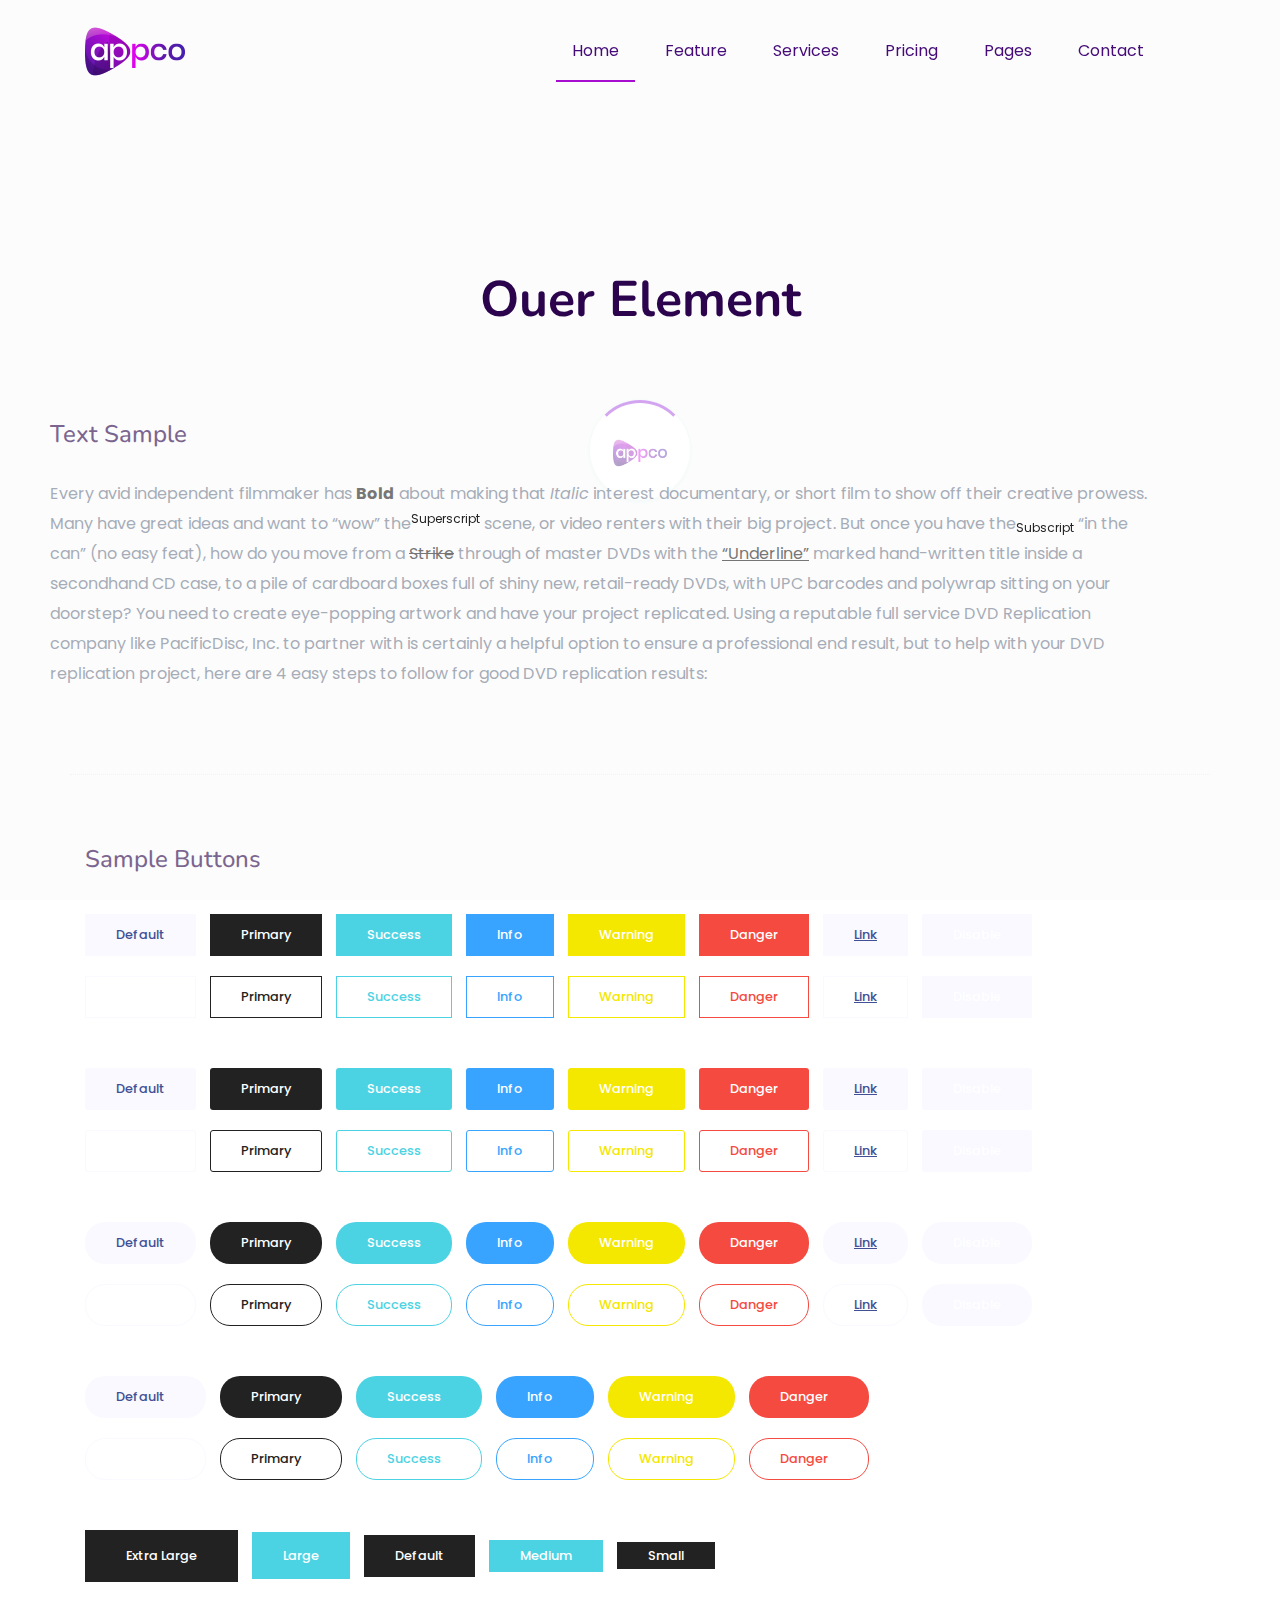
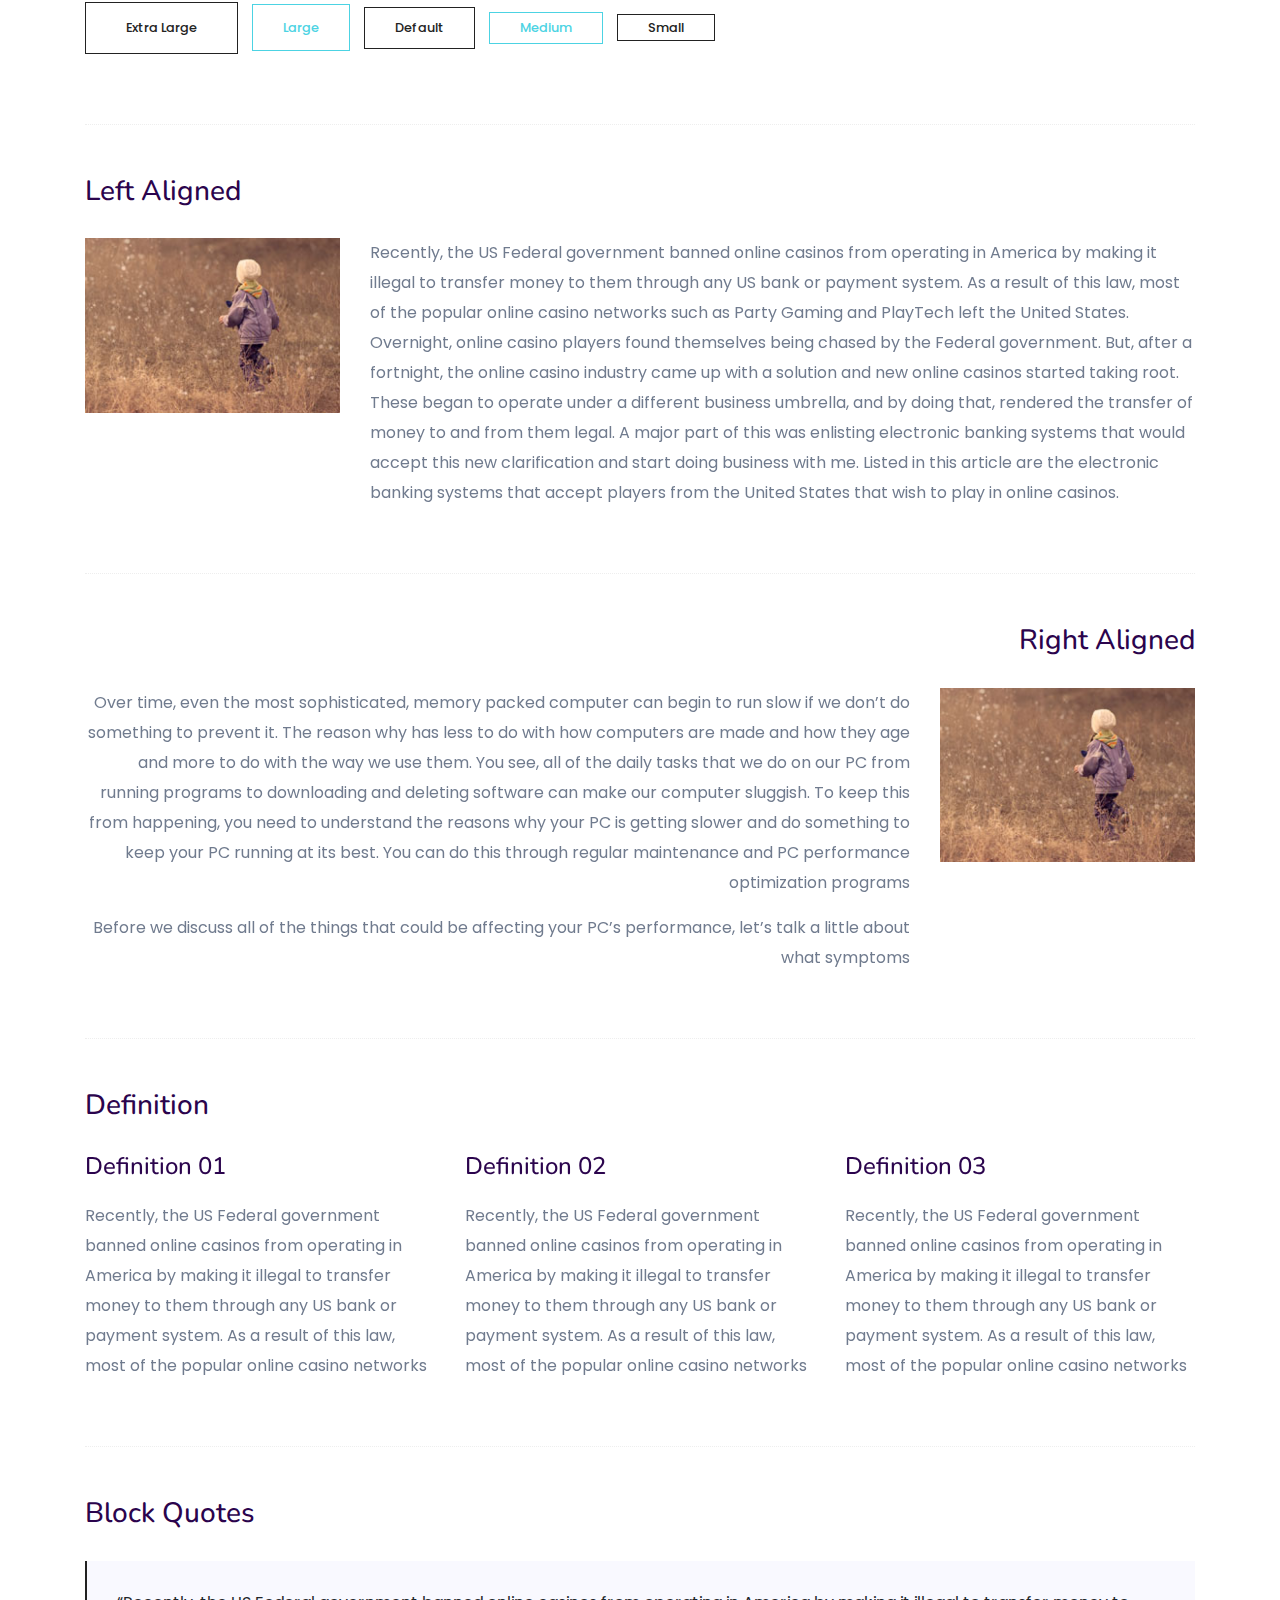
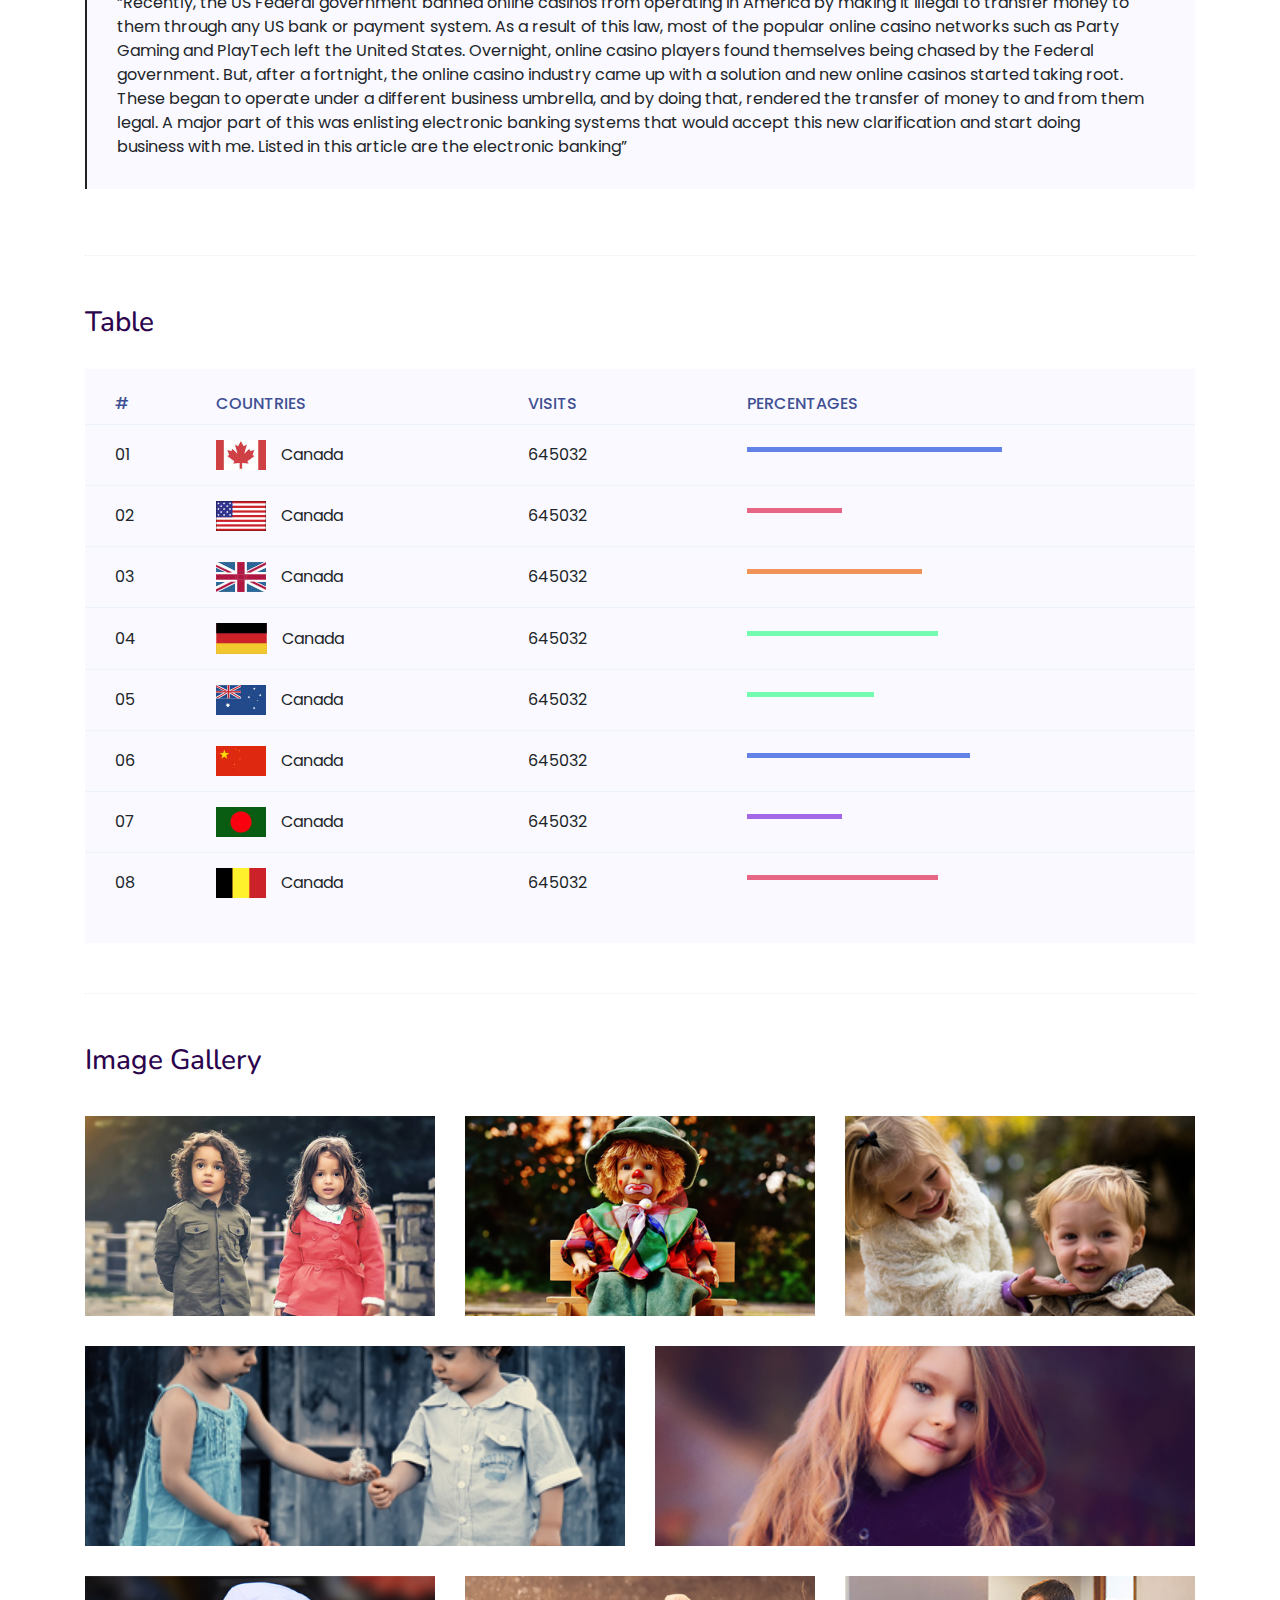
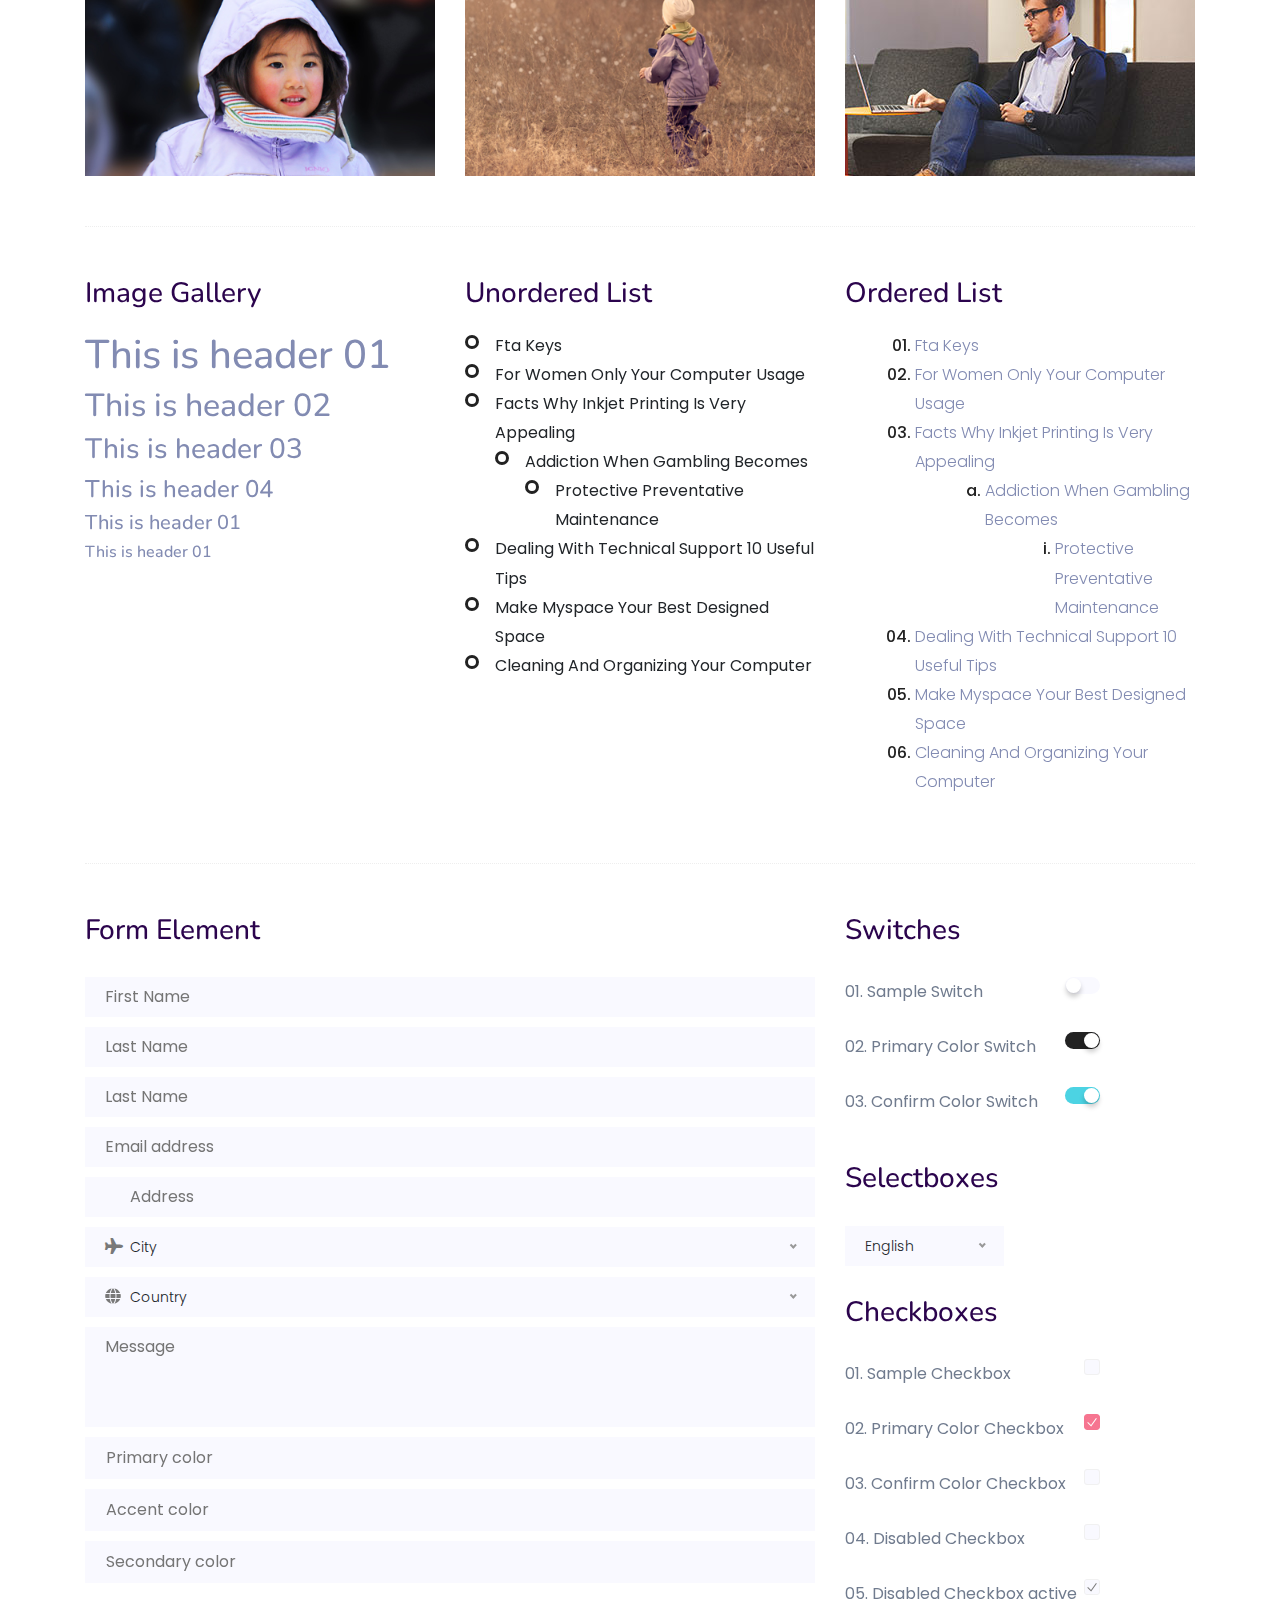
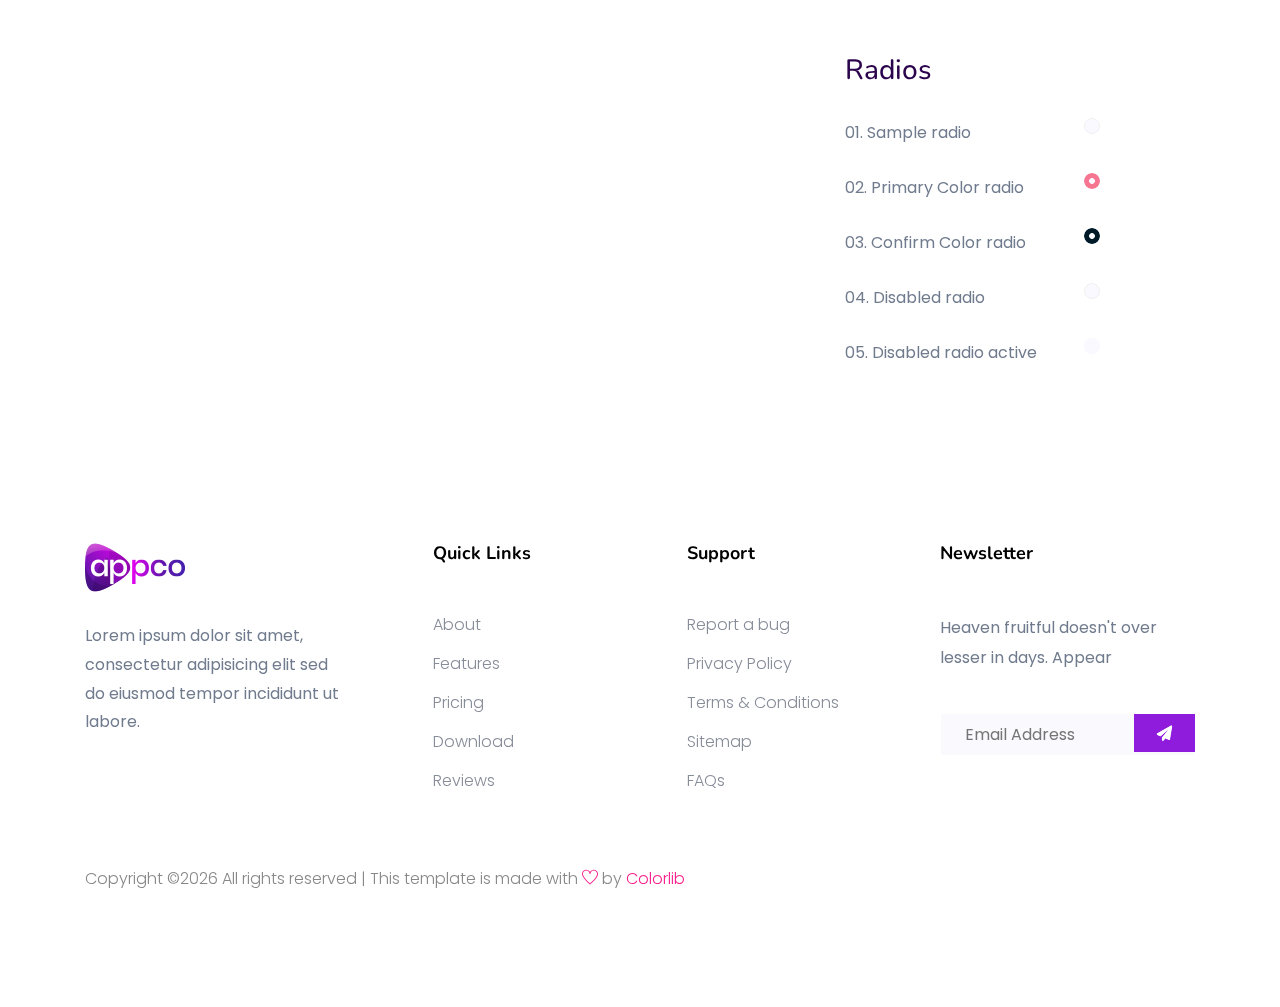
<file: elements.html>
<!doctype html>
<html class="no-js" lang="zxx">

<head>
	<meta charset="utf-8">
	<meta http-equiv="x-ua-compatible" content="ie=edge">
	<title>App Landing Template </title>
	<meta name="description" content="">
	<meta name="viewport" content="width=device-width, initial-scale=1">

	<!-- <link rel="manifest" href="site.webmanifest"> -->
	<link rel="shortcut icon" type="image/x-icon" href="assets/img/favicon.ico">
	<!-- Place favicon.ico in the root directory -->

	
 <!-- CSS here -->
   <link rel="stylesheet" href="assets/css/bootstrap.min.css">
   <link rel="stylesheet" href="assets/css/owl.carousel.min.css">
   <link rel="stylesheet" href="assets/css/slicknav.css">
   <link rel="stylesheet" href="assets/css/animate.min.css">
   <link rel="stylesheet" href="assets/css/magnific-popup.css">
   <link rel="stylesheet" href="assets/css/fontawesome-all.min.css">
   <link rel="stylesheet" href="assets/css/themify-icons.css">
   <link rel="stylesheet" href="assets/css/slick.css">
   <link rel="stylesheet" href="assets/css/nice-select.css">
   <link rel="stylesheet" href="assets/css/style.css">
   <link rel="stylesheet" href="assets/css/responsive.css">
</head>

<body>
	
    <!-- Preloader Start -->
    <div id="preloader-active">
        <div class="preloader d-flex align-items-center justify-content-center">
            <div class="preloader-inner position-relative">
                <div class="preloader-circle"></div>
                <div class="preloader-img pere-text">
                    <img src="assets/img/logo/logo.png" alt="">
                </div>
            </div>
        </div>
    </div>
	<!-- Preloader Start -->
	
    <header>
        <!-- Header Start -->
       <div class="header-area header-transparrent ">
            <div class="main-header header-sticky">
                <div class="container">
                    <div class="row align-items-center">
                        <!-- Logo -->
                        <div class="col-xl-2 col-lg-2 col-md-2">
                            <div class="logo">
                                <a href="index.html"><img src="assets/img/logo/logo.png" alt=""></a>
                            </div>
                        </div>
                        <div class="col-xl-10 col-lg-10 col-md-10">
                            <!-- Main-menu -->
                            <div class="main-menu f-right d-none d-lg-block">
                                <nav>
                                    <ul id="navigation">    
                                        <li class="active"><a href="index.html"> Home</a></li>
                                        <li><a href="feature.html">Feature</a></li>
                                        <li><a href="services.html">Services</a></li>
                                        <li><a href="pricing.html">Pricing</a></li>
                                        <li><a href="#">Pages</a>
                                            <ul class="submenu">
                                                <li><a href="blog.html">Blog</a></li>
                                                <li><a href="single-blog.html">Blog Details</a></li>
                                                <li><a href="elements.html">Element</a></li>
                                            </ul>
                                        </li>
                                        <li><a href="contact.html">Contact</a></li>
                                    </ul>
                                </nav>
                            </div>
                        </div>
                        <!-- Mobile Menu -->
                        <div class="col-12">
                            <div class="mobile_menu d-block d-lg-none"></div>
                        </div>
                    </div>
                </div>
            </div>
       </div>
        <!-- Header End -->
    </header>
	<!-- Slider Area Start-->

	<div class="services-area">
		<div class="container">
			<!-- Section-tittle -->
			<div class="row d-flex justify-content-center">
				<div class="col-lg-8">
					<div class="section-tittle text-center mb-80">
						<h2>Ouer Element​</h2>
					</div>
				</div>
			</div>
		</div>
	</div>
	<!-- Slider Area End-->

	<!-- Start Sample Area -->
	<section class="sample-text-area">
		<div class="container box_1170">
			<h3 class="text-heading">Text Sample</h3>
			<p class="sample-text">
				Every avid independent filmmaker has <b>Bold</b> about making that <i>Italic</i> interest documentary,
				or short
				film to show off their creative prowess. Many have great ideas and want to “wow”
				the<sup>Superscript</sup> scene,
				or video renters with their big project. But once you have the<sub>Subscript</sub> “in the can” (no easy
				feat), how
				do you move from a <del>Strike</del> through of master DVDs with the <u>“Underline”</u> marked
				hand-written title
				inside a secondhand CD case, to a pile of cardboard boxes full of shiny new, retail-ready DVDs, with UPC
				barcodes
				and polywrap sitting on your doorstep? You need to create eye-popping artwork and have your project
				replicated.
				Using a reputable full service DVD Replication company like PacificDisc, Inc. to partner with is
				certainly a
				helpful option to ensure a professional end result, but to help with your DVD replication project, here
				are 4 easy
				steps to follow for good DVD replication results:

			</p>
		</div>
	</section>
	<!-- End Sample Area -->

	<!-- Start Button -->
	<section class="button-area">
		<div class="container box_1170 border-top-generic">
			<h3 class="text-heading">Sample Buttons</h3>
			<div class="button-group-area">
				<a href="#" class="genric-btn default">Default</a>
				<a href="#" class="genric-btn primary">Primary</a>
				<a href="#" class="genric-btn success">Success</a>
				<a href="#" class="genric-btn info">Info</a>
				<a href="#" class="genric-btn warning">Warning</a>
				<a href="#" class="genric-btn danger">Danger</a>
				<a href="#" class="genric-btn link">Link</a>
				<a href="#" class="genric-btn disable">Disable</a>
			</div>
			<div class="button-group-area mt-10">
				<a href="#" class="genric-btn default-border">Default</a>
				<a href="#" class="genric-btn primary-border">Primary</a>
				<a href="#" class="genric-btn success-border">Success</a>
				<a href="#" class="genric-btn info-border">Info</a>
				<a href="#" class="genric-btn warning-border">Warning</a>
				<a href="#" class="genric-btn danger-border">Danger</a>
				<a href="#" class="genric-btn link-border">Link</a>
				<a href="#" class="genric-btn disable">Disable</a>
			</div>
			<div class="button-group-area mt-40">
				<a href="#" class="genric-btn default radius">Default</a>
				<a href="#" class="genric-btn primary radius">Primary</a>
				<a href="#" class="genric-btn success radius">Success</a>
				<a href="#" class="genric-btn info radius">Info</a>
				<a href="#" class="genric-btn warning radius">Warning</a>
				<a href="#" class="genric-btn danger radius">Danger</a>
				<a href="#" class="genric-btn link radius">Link</a>
				<a href="#" class="genric-btn disable radius">Disable</a>
			</div>
			<div class="button-group-area mt-10">
				<a href="#" class="genric-btn default-border radius">Default</a>
				<a href="#" class="genric-btn primary-border radius">Primary</a>
				<a href="#" class="genric-btn success-border radius">Success</a>
				<a href="#" class="genric-btn info-border radius">Info</a>
				<a href="#" class="genric-btn warning-border radius">Warning</a>
				<a href="#" class="genric-btn danger-border radius">Danger</a>
				<a href="#" class="genric-btn link-border radius">Link</a>
				<a href="#" class="genric-btn disable radius">Disable</a>
			</div>
			<div class="button-group-area mt-40">
				<a href="#" class="genric-btn default circle">Default</a>
				<a href="#" class="genric-btn primary circle">Primary</a>
				<a href="#" class="genric-btn success circle">Success</a>
				<a href="#" class="genric-btn info circle">Info</a>
				<a href="#" class="genric-btn warning circle">Warning</a>
				<a href="#" class="genric-btn danger circle">Danger</a>
				<a href="#" class="genric-btn link circle">Link</a>
				<a href="#" class="genric-btn disable circle">Disable</a>
			</div>
			<div class="button-group-area mt-10">
				<a href="#" class="genric-btn default-border circle">Default</a>
				<a href="#" class="genric-btn primary-border circle">Primary</a>
				<a href="#" class="genric-btn success-border circle">Success</a>
				<a href="#" class="genric-btn info-border circle">Info</a>
				<a href="#" class="genric-btn warning-border circle">Warning</a>
				<a href="#" class="genric-btn danger-border circle">Danger</a>
				<a href="#" class="genric-btn link-border circle">Link</a>
				<a href="#" class="genric-btn disable circle">Disable</a>
			</div>
			<div class="button-group-area mt-40">
				<a href="#" class="genric-btn default circle arrow">Default<span class="lnr lnr-arrow-right"></span></a>
				<a href="#" class="genric-btn primary circle arrow">Primary<span class="lnr lnr-arrow-right"></span></a>
				<a href="#" class="genric-btn success circle arrow">Success<span class="lnr lnr-arrow-right"></span></a>
				<a href="#" class="genric-btn info circle arrow">Info<span class="lnr lnr-arrow-right"></span></a>
				<a href="#" class="genric-btn warning circle arrow">Warning<span class="lnr lnr-arrow-right"></span></a>
				<a href="#" class="genric-btn danger circle arrow">Danger<span class="lnr lnr-arrow-right"></span></a>
			</div>
			<div class="button-group-area mt-10">
				<a href="#" class="genric-btn default-border circle arrow">Default<span
						class="lnr lnr-arrow-right"></span></a>
				<a href="#" class="genric-btn primary-border circle arrow">Primary<span
						class="lnr lnr-arrow-right"></span></a>
				<a href="#" class="genric-btn success-border circle arrow">Success<span
						class="lnr lnr-arrow-right"></span></a>
				<a href="#" class="genric-btn info-border circle arrow">Info<span
						class="lnr lnr-arrow-right"></span></a>
				<a href="#" class="genric-btn warning-border circle arrow">Warning<span
						class="lnr lnr-arrow-right"></span></a>
				<a href="#" class="genric-btn danger-border circle arrow">Danger<span
						class="lnr lnr-arrow-right"></span></a>
			</div>
			<div class="button-group-area mt-40">
				<a href="#" class="genric-btn primary e-large">Extra Large</a>
				<a href="#" class="genric-btn success large">Large</a>
				<a href="#" class="genric-btn primary">Default</a>
				<a href="#" class="genric-btn success medium">Medium</a>
				<a href="#" class="genric-btn primary small">Small</a>
			</div>
			<div class="button-group-area mt-10">
				<a href="#" class="genric-btn primary-border e-large">Extra Large</a>
				<a href="#" class="genric-btn success-border large">Large</a>
				<a href="#" class="genric-btn primary-border">Default</a>
				<a href="#" class="genric-btn success-border medium">Medium</a>
				<a href="#" class="genric-btn primary-border small">Small</a>
			</div>
		</div>
	</section>
	<!-- End Button -->

	<!-- Start Align Area -->
	<div class="whole-wrap">
		<div class="container box_1170">
			<div class="section-top-border">
				<h3 class="mb-30">Left Aligned</h3>
				<div class="row">
					<div class="col-md-3">
						<img src="assets/img/elements/d.jpg" alt="" class="img-fluid">
					</div>
					<div class="col-md-9 mt-sm-20">
						<p>Recently, the US Federal government banned online casinos from operating in America by making
							it illegal to
							transfer money to them through any US bank or payment system. As a result of this law, most
							of the popular
							online casino networks such as Party Gaming and PlayTech left the United States. Overnight,
							online casino
							players found themselves being chased by the Federal government. But, after a fortnight, the
							online casino
							industry came up with a solution and new online casinos started taking root. These began to
							operate under a
							different business umbrella, and by doing that, rendered the transfer of money to and from
							them legal. A major
							part of this was enlisting electronic banking systems that would accept this new
							clarification and start doing
							business with me. Listed in this article are the electronic banking systems that accept
							players from the United
							States that wish to play in online casinos.</p>
					</div>
				</div>
			</div>
			<div class="section-top-border text-right">
				<h3 class="mb-30">Right Aligned</h3>
				<div class="row">
					<div class="col-md-9">
						<p class="text-right">Over time, even the most sophisticated, memory packed computer can begin
							to run slow if we
							don’t do something to prevent it. The reason why has less to do with how computers are made
							and how they age and
							more to do with the way we use them. You see, all of the daily tasks that we do on our PC
							from running programs
							to downloading and deleting software can make our computer sluggish. To keep this from
							happening, you need to
							understand the reasons why your PC is getting slower and do something to keep your PC
							running at its best. You
							can do this through regular maintenance and PC performance optimization programs</p>
						<p class="text-right">Before we discuss all of the things that could be affecting your PC’s
							performance, let’s
							talk a little about what symptoms</p>
					</div>
					<div class="col-md-3">
						<img src="assets/img/elements/d.jpg" alt="" class="img-fluid">
					</div>
				</div>
			</div>
			<div class="section-top-border">
				<h3 class="mb-30">Definition</h3>
				<div class="row">
					<div class="col-md-4">
						<div class="single-defination">
							<h4 class="mb-20">Definition 01</h4>
							<p>Recently, the US Federal government banned online casinos from operating in America by
								making it illegal to
								transfer money to them through any US bank or payment system. As a result of this law,
								most of the popular
								online casino networks</p>
						</div>
					</div>
					<div class="col-md-4">
						<div class="single-defination">
							<h4 class="mb-20">Definition 02</h4>
							<p>Recently, the US Federal government banned online casinos from operating in America by
								making it illegal to
								transfer money to them through any US bank or payment system. As a result of this law,
								most of the popular
								online casino networks</p>
						</div>
					</div>
					<div class="col-md-4">
						<div class="single-defination">
							<h4 class="mb-20">Definition 03</h4>
							<p>Recently, the US Federal government banned online casinos from operating in America by
								making it illegal to
								transfer money to them through any US bank or payment system. As a result of this law,
								most of the popular
								online casino networks</p>
						</div>
					</div>
				</div>
			</div>
			<div class="section-top-border">
				<h3 class="mb-30">Block Quotes</h3>
				<div class="row">
					<div class="col-lg-12">
						<blockquote class="generic-blockquote">
							“Recently, the US Federal government banned online casinos from operating in America by
							making it illegal to
							transfer money to them through any US bank or payment system. As a result of this law, most
							of the popular
							online casino networks such as Party Gaming and PlayTech left the United States. Overnight,
							online casino
							players found themselves being chased by the Federal government. But, after a fortnight, the
							online casino
							industry came up with a solution and new online casinos started taking root. These began to
							operate under a
							different business umbrella, and by doing that, rendered the transfer of money to and from
							them legal. A major
							part of this was enlisting electronic banking systems that would accept this new
							clarification and start doing
							business with me. Listed in this article are the electronic banking”
						</blockquote>
					</div>
				</div>
			</div>
			<div class="section-top-border">
				<h3 class="mb-30">Table</h3>
				<div class="progress-table-wrap">
					<div class="progress-table">
						<div class="table-head">
							<div class="serial">#</div>
							<div class="country">Countries</div>
							<div class="visit">Visits</div>
							<div class="percentage">Percentages</div>
						</div>
						<div class="table-row">
							<div class="serial">01</div>
							<div class="country"> <img src="assets/img/elements/f1.jpg" alt="flag">Canada</div>
							<div class="visit">645032</div>
							<div class="percentage">
								<div class="progress">
									<div class="progress-bar color-1" role="progressbar" style="width: 80%"
										aria-valuenow="80" aria-valuemin="0" aria-valuemax="100"></div>
								</div>
							</div>
						</div>
						<div class="table-row">
							<div class="serial">02</div>
							<div class="country"> <img src="assets/img/elements/f2.jpg" alt="flag">Canada</div>
							<div class="visit">645032</div>
							<div class="percentage">
								<div class="progress">
									<div class="progress-bar color-2" role="progressbar" style="width: 30%"
										aria-valuenow="30" aria-valuemin="0" aria-valuemax="100"></div>
								</div>
							</div>
						</div>
						<div class="table-row">
							<div class="serial">03</div>
							<div class="country"> <img src="assets/img/elements/f3.jpg" alt="flag">Canada</div>
							<div class="visit">645032</div>
							<div class="percentage">
								<div class="progress">
									<div class="progress-bar color-3" role="progressbar" style="width: 55%"
										aria-valuenow="55" aria-valuemin="0" aria-valuemax="100"></div>
								</div>
							</div>
						</div>
						<div class="table-row">
							<div class="serial">04</div>
							<div class="country"> <img src="assets/img/elements/f4.jpg" alt="flag">Canada</div>
							<div class="visit">645032</div>
							<div class="percentage">
								<div class="progress">
									<div class="progress-bar color-4" role="progressbar" style="width: 60%"
										aria-valuenow="60" aria-valuemin="0" aria-valuemax="100"></div>
								</div>
							</div>
						</div>
						<div class="table-row">
							<div class="serial">05</div>
							<div class="country"> <img src="assets/img/elements/f5.jpg" alt="flag">Canada</div>
							<div class="visit">645032</div>
							<div class="percentage">
								<div class="progress">
									<div class="progress-bar color-5" role="progressbar" style="width: 40%"
										aria-valuenow="40" aria-valuemin="0" aria-valuemax="100"></div>
								</div>
							</div>
						</div>
						<div class="table-row">
							<div class="serial">06</div>
							<div class="country"> <img src="assets/img/elements/f6.jpg" alt="flag">Canada</div>
							<div class="visit">645032</div>
							<div class="percentage">
								<div class="progress">
									<div class="progress-bar color-6" role="progressbar" style="width: 70%"
										aria-valuenow="70" aria-valuemin="0" aria-valuemax="100"></div>
								</div>
							</div>
						</div>
						<div class="table-row">
							<div class="serial">07</div>
							<div class="country"> <img src="assets/img/elements/f7.jpg" alt="flag">Canada</div>
							<div class="visit">645032</div>
							<div class="percentage">
								<div class="progress">
									<div class="progress-bar color-7" role="progressbar" style="width: 30%"
										aria-valuenow="30" aria-valuemin="0" aria-valuemax="100"></div>
								</div>
							</div>
						</div>
						<div class="table-row">
							<div class="serial">08</div>
							<div class="country"> <img src="assets/img/elements/f8.jpg" alt="flag">Canada</div>
							<div class="visit">645032</div>
							<div class="percentage">
								<div class="progress">
									<div class="progress-bar color-8" role="progressbar" style="width: 60%"
										aria-valuenow="60" aria-valuemin="0" aria-valuemax="100"></div>
								</div>
							</div>
						</div>
					</div>
				</div>
			</div>
			<div class="section-top-border">
				<h3>Image Gallery</h3>
				<div class="row gallery-item">
					<div class="col-md-4">
						<a href="assets/img/elements/g1.jpg" class="img-pop-up">
							<div class="single-gallery-image" style="background: url(assets/img/elements/g1.jpg);"></div>
						</a>
					</div>
					<div class="col-md-4">
						<a href="assets/img/elements/g2.jpg" class="img-pop-up">
							<div class="single-gallery-image" style="background: url(assets/img/elements/g2.jpg);"></div>
						</a>
					</div>
					<div class="col-md-4">
						<a href="assets/img/elements/g3.jpg" class="img-pop-up">
							<div class="single-gallery-image" style="background: url(assets/img/elements/g3.jpg);"></div>
						</a>
					</div>
					<div class="col-md-6">
						<a href="assets/img/elements/g4.jpg" class="img-pop-up">
							<div class="single-gallery-image" style="background: url(assets/img/elements/g4.jpg);"></div>
						</a>
					</div>
					<div class="col-md-6">
						<a href="assets/img/elements/g5.jpg" class="img-pop-up">
							<div class="single-gallery-image" style="background: url(assets/img/elements/g5.jpg);"></div>
						</a>
					</div>
					<div class="col-md-4">
						<a href="assets/img/elements/g6.jpg" class="img-pop-up">
							<div class="single-gallery-image" style="background: url(assets/img/elements/g6.jpg);"></div>
						</a>
					</div>
					<div class="col-md-4">
						<a href="assets/img/elements/g7.jpg" class="img-pop-up">
							<div class="single-gallery-image" style="background: url(assets/img/elements/g7.jpg);"></div>
						</a>
					</div>
					<div class="col-md-4">
						<a href="assets/img/elements/g8.jpg" class="img-pop-up">
							<div class="single-gallery-image" style="background: url(assets/img/elements/g8.jpg);"></div>
						</a>
					</div>
				</div>
			</div>
			<div class="section-top-border">
				<div class="row">
					<div class="col-md-4">
						<h3 class="mb-20">Image Gallery</h3>
						<div class="typography">
							<h1>This is header 01</h1>
							<h2>This is header 02</h2>
							<h3>This is header 03</h3>
							<h4>This is header 04</h4>
							<h5>This is header 01</h5>
							<h6>This is header 01</h6>
						</div>
					</div>
					<div class="col-md-4 mt-sm-30">
						<h3 class="mb-20">Unordered List</h3>
						<div class="">
							<ul class="unordered-list">
								<li>Fta Keys</li>
								<li>For Women Only Your Computer Usage</li>
								<li>Facts Why Inkjet Printing Is Very Appealing
									<ul>
										<li>Addiction When Gambling Becomes
											<ul>
												<li>Protective Preventative Maintenance</li>
											</ul>
										</li>
									</ul>
								</li>
								<li>Dealing With Technical Support 10 Useful Tips</li>
								<li>Make Myspace Your Best Designed Space</li>
								<li>Cleaning And Organizing Your Computer</li>
							</ul>
						</div>
					</div>
					<div class="col-md-4 mt-sm-30">
						<h3 class="mb-20">Ordered List</h3>
						<div class="">
							<ol class="ordered-list">
								<li><span>Fta Keys</span></li>
								<li><span>For Women Only Your Computer Usage</span></li>
								<li><span>Facts Why Inkjet Printing Is Very Appealing</span>
									<ol class="ordered-list-alpha">
										<li><span>Addiction When Gambling Becomes</span>
											<ol class="ordered-list-roman">
												<li><span>Protective Preventative Maintenance</span></li>
											</ol>
										</li>
									</ol>
								</li>
								<li><span>Dealing With Technical Support 10 Useful Tips</span></li>
								<li><span>Make Myspace Your Best Designed Space</span></li>
								<li><span>Cleaning And Organizing Your Computer</span></li>
							</ol>
						</div>
					</div>
				</div>
			</div>
			<div class="section-top-border">
				<div class="row">
					<div class="col-lg-8 col-md-8">
						<h3 class="mb-30">Form Element</h3>
						<form action="#">
							<div class="mt-10">
								<input type="text" name="first_name" placeholder="First Name"
									onfocus="this.placeholder = ''" onblur="this.placeholder = 'First Name'" required
									class="single-input">
							</div>
							<div class="mt-10">
								<input type="text" name="last_name" placeholder="Last Name"
									onfocus="this.placeholder = ''" onblur="this.placeholder = 'Last Name'" required
									class="single-input">
							</div>
							<div class="mt-10">
								<input type="text" name="last_name" placeholder="Last Name"
									onfocus="this.placeholder = ''" onblur="this.placeholder = 'Last Name'" required
									class="single-input">
							</div>
							<div class="mt-10">
								<input type="email" name="EMAIL" placeholder="Email address"
									onfocus="this.placeholder = ''" onblur="this.placeholder = 'Email address'" required
									class="single-input">
							</div>
							<div class="input-group-icon mt-10">
								<div class="icon"><i class="fa fa-thumb-tack" aria-hidden="true"></i></div>
								<input type="text" name="address" placeholder="Address" onfocus="this.placeholder = ''"
									onblur="this.placeholder = 'Address'" required class="single-input">
							</div>
							<div class="input-group-icon mt-10">
								<div class="icon"><i class="fa fa-plane" aria-hidden="true"></i></div>
								<div class="form-select" id="default-select"">
											<select>
												<option value=" 1">City</option>
									<option value="1">Dhaka</option>
									<option value="1">Dilli</option>
									<option value="1">Newyork</option>
									<option value="1">Islamabad</option>
									</select>
								</div>
							</div>
							<div class="input-group-icon mt-10">
								<div class="icon"><i class="fa fa-globe" aria-hidden="true"></i></div>
								<div class="form-select" id="default-select"">
											<select>
												<option value=" 1">Country</option>
									<option value="1">Bangladesh</option>
									<option value="1">India</option>
									<option value="1">England</option>
									<option value="1">Srilanka</option>
									</select>
								</div>
							</div>

							<div class="mt-10">
								<textarea class="single-textarea" placeholder="Message" onfocus="this.placeholder = ''"
									onblur="this.placeholder = 'Message'" required></textarea>
							</div>
							<!-- For Gradient Border Use -->
							<!-- <div class="mt-10">
										<div class="primary-input">
											<input id="primary-input" type="text" name="first_name" placeholder="Primary color" onfocus="this.placeholder = ''" onblur="this.placeholder = 'Primary color'">
											<label for="primary-input"></label>
										</div>
									</div> -->
							<div class="mt-10">
								<input type="text" name="first_name" placeholder="Primary color"
									onfocus="this.placeholder = ''" onblur="this.placeholder = 'Primary color'" required
									class="single-input-primary">
							</div>
							<div class="mt-10">
								<input type="text" name="first_name" placeholder="Accent color"
									onfocus="this.placeholder = ''" onblur="this.placeholder = 'Accent color'" required
									class="single-input-accent">
							</div>
							<div class="mt-10">
								<input type="text" name="first_name" placeholder="Secondary color"
									onfocus="this.placeholder = ''" onblur="this.placeholder = 'Secondary color'"
									required class="single-input-secondary">
							</div>
						</form>
					</div>
					<div class="col-lg-3 col-md-4 mt-sm-30">
						<div class="single-element-widget">
							<h3 class="mb-30">Switches</h3>
							<div class="switch-wrap d-flex justify-content-between">
								<p>01. Sample Switch</p>
								<div class="primary-switch">
									<input type="checkbox" id="default-switch">
									<label for="default-switch"></label>
								</div>
							</div>
							<div class="switch-wrap d-flex justify-content-between">
								<p>02. Primary Color Switch</p>
								<div class="primary-switch">
									<input type="checkbox" id="primary-switch" checked>
									<label for="primary-switch"></label>
								</div>
							</div>
							<div class="switch-wrap d-flex justify-content-between">
								<p>03. Confirm Color Switch</p>
								<div class="confirm-switch">
									<input type="checkbox" id="confirm-switch" checked>
									<label for="confirm-switch"></label>
								</div>
							</div>
						</div>
						<div class="single-element-widget mt-30">
							<h3 class="mb-30">Selectboxes</h3>
							<div class="default-select" id="default-select"">
										<select>
											<option value=" 1">English</option>
								<option value="1">Spanish</option>
								<option value="1">Arabic</option>
								<option value="1">Portuguise</option>
								<option value="1">Bengali</option>
								</select>
							</div>
						</div>
						<div class="single-element-widget mt-30">
							<h3 class="mb-30">Checkboxes</h3>
							<div class="switch-wrap d-flex justify-content-between">
								<p>01. Sample Checkbox</p>
								<div class="primary-checkbox">
									<input type="checkbox" id="default-checkbox">
									<label for="default-checkbox"></label>
								</div>
							</div>
							<div class="switch-wrap d-flex justify-content-between">
								<p>02. Primary Color Checkbox</p>
								<div class="primary-checkbox">
									<input type="checkbox" id="primary-checkbox" checked>
									<label for="primary-checkbox"></label>
								</div>
							</div>
							<div class="switch-wrap d-flex justify-content-between">
								<p>03. Confirm Color Checkbox</p>
								<div class="confirm-checkbox">
									<input type="checkbox" id="confirm-checkbox">
									<label for="confirm-checkbox"></label>
								</div>
							</div>
							<div class="switch-wrap d-flex justify-content-between">
								<p>04. Disabled Checkbox</p>
								<div class="disabled-checkbox">
									<input type="checkbox" id="disabled-checkbox" disabled>
									<label for="disabled-checkbox"></label>
								</div>
							</div>
							<div class="switch-wrap d-flex justify-content-between">
								<p>05. Disabled Checkbox active</p>
								<div class="disabled-checkbox">
									<input type="checkbox" id="disabled-checkbox-active" checked disabled>
									<label for="disabled-checkbox-active"></label>
								</div>
							</div>
						</div>
						<div class="single-element-widget mt-30">
							<h3 class="mb-30">Radios</h3>
							<div class="switch-wrap d-flex justify-content-between">
								<p>01. Sample radio</p>
								<div class="primary-radio">
									<input type="checkbox" id="default-radio">
									<label for="default-radio"></label>
								</div>
							</div>
							<div class="switch-wrap d-flex justify-content-between">
								<p>02. Primary Color radio</p>
								<div class="primary-radio">
									<input type="checkbox" id="primary-radio" checked>
									<label for="primary-radio"></label>
								</div>
							</div>
							<div class="switch-wrap d-flex justify-content-between">
								<p>03. Confirm Color radio</p>
								<div class="confirm-radio">
									<input type="checkbox" id="confirm-radio" checked>
									<label for="confirm-radio"></label>
								</div>
							</div>
							<div class="switch-wrap d-flex justify-content-between">
								<p>04. Disabled radio</p>
								<div class="disabled-radio">
									<input type="checkbox" id="disabled-radio" disabled>
									<label for="disabled-radio"></label>
								</div>
							</div>
							<div class="switch-wrap d-flex justify-content-between">
								<p>05. Disabled radio active</p>
								<div class="disabled-radio">
									<input type="checkbox" id="disabled-radio-active" checked disabled>
									<label for="disabled-radio-active"></label>
								</div>
							</div>
						</div>
					</div>
				</div>
			</div>
		</div>
	</div>
	<!-- End Align Area -->
	
	<footer>
		<!-- Footer Start-->
	   <div class="footer-main">
		 <div class="footer-area footer-padding2">
			 <div class="container">
				 <div class="row  justify-content-between">
					 <div class="col-lg-3 col-md-4 col-sm-8">
						  <div class="single-footer-caption mb-30">
							   <!-- logo -->
							  <div class="footer-logo">
								  <a href="index.html"><img src="assets/img/logo/logo2_footer.png" alt=""></a>
							  </div>
							  <div class="footer-tittle">
								  <div class="footer-pera">
									  <p class="info1">Lorem ipsum dolor sit amet, consectetur adipisicing elit sed do eiusmod tempor incididunt ut labore.</p>
								 </div>
							  </div>
						  </div>
					 </div>
					 <div class="col-lg-2 col-md-4 col-sm-5">
						 <div class="single-footer-caption mb-50">
							 <div class="footer-tittle">
								 <h4>Quick Links</h4>
								 <ul>
									 <li><a href="#">About</a></li>
									 <li><a href="#">Features</a></li>
									 <li><a href="#">Pricing</a></li>
									 <li><a href="#">Download</a></li>
									 <li><a href="#">Reviews</a></li>
								 </ul>
							 </div>
						 </div>
					 </div>
					 <div class="col-lg-2 col-md-4 col-sm-7">
						 <div class="single-footer-caption mb-50">
							 <div class="footer-tittle">
								 <h4>Support</h4>
								 <ul>
									 <li><a href="#">Report a bug</a></li>
									 <li><a href="#">Privacy Policy</a></li>
									 <li><a href="#">Terms & Conditions</a></li>
									 <li><a href="#">Sitemap</a></li>
									 <li><a href="#">FAQs</a></li>
								 </ul>
							 </div>
						 </div>
					 </div>
					 <div class="col-lg-3 col-md-6 col-sm-8">
						 <div class="single-footer-caption mb-50">
							 <div class="footer-tittle">
								 <h4>Newsletter</h4>
								 <div class="footer-pera footer-pera2">
								  <p>Heaven fruitful doesn't over lesser in days. Appear </p>
							  </div>
							  <!-- Form -->
							  <div class="footer-form">
								  <div id="mc_embed_signup">
									  <form target="_blank" action="https://spondonit.us12.list-manage.com/subscribe/post?u=1462626880ade1ac87bd9c93a&amp;id=92a4423d01" method="get" class="subscribe_form relative mail_part" novalidate="true">
										  <input type="email" name="EMAIL" id="newsletter-form-email" placeholder=" Email Address " class="placeholder hide-on-focus" onfocus="this.placeholder = ''" onblur="this.placeholder = ' Email Address '">
										  <div class="form-icon">
											  <button type="submit" name="submit" id="newsletter-submit" class="email_icon newsletter-submit button-contactForm"><img src="assets/img/shape/form_icon.png" alt=""></button>
										  </div>
										  <div class="mt-10 info"></div>
									  </form>
								  </div>
							  </div>
							 </div>
						 </div>
					 </div>
				 </div>
				 <!-- Copy-Right -->
				 <div class="row align-items-center">
					 <div class="col-xl-12 ">
						 <div class="footer-copy-right">
							 <p><!-- Link back to Colorlib can't be removed. Template is licensed under CC BY 3.0. -->
  Copyright &copy;<script>document.write(new Date().getFullYear());</script> All rights reserved | This template is made with <i class="ti-heart" aria-hidden="true"></i> by <a href="https://colorlib.com" target="_blank">Colorlib</a>
  <!-- Link back to Colorlib can't be removed. Template is licensed under CC BY 3.0. --></p>
						 </div>
					 </div>
				 </div>
			 </div>
		 </div>
	   </div>
		<!-- Footer End-->
 
	</footer>
<!-- JS here -->
	
		<!-- All JS Custom Plugins Link Here here -->
        <script src="./assets/js/vendor/modernizr-3.5.0.min.js"></script>
		
		<!-- Jquery, Popper, Bootstrap -->
		<script src="./assets/js/vendor/jquery-1.12.4.min.js"></script>
        <script src="./assets/js/popper.min.js"></script>
        <script src="./assets/js/bootstrap.min.js"></script>
	    <!-- Jquery Mobile Menu -->
        <script src="./assets/js/jquery.slicknav.min.js"></script>

		<!-- Jquery Slick , Owl-Carousel Plugins -->
        <script src="./assets/js/owl.carousel.min.js"></script>
		<script src="./assets/js/slick.min.js"></script>
		
		<!-- One Page, Animated-HeadLin -->
        <script src="./assets/js/wow.min.js"></script>
		<script src="./assets/js/animated.headline.js"></script>
		<script src="./assets/js/jquery.magnific-popup.js"></script>
		
		<!-- Scrollup, nice-select, sticky -->
        <script src="./assets/js/jquery.scrollUp.min.js"></script>
        <script src="./assets/js/jquery.nice-select.min.js"></script>
		<script src="./assets/js/jquery.sticky.js"></script>
        
        <!-- contact js -->
        <script src="./assets/js/contact.js"></script>
        <script src="./assets/js/jquery.form.js"></script>
        <script src="./assets/js/jquery.validate.min.js"></script>
        <script src="./assets/js/mail-script.js"></script>
        <script src="./assets/js/jquery.ajaxchimp.min.js"></script>
        
		<!-- Jquery Plugins, main Jquery -->	
        <script src="./assets/js/plugins.js"></script>
        <script src="./assets/js/main.js"></script>
        
</body>
</html>
</file>
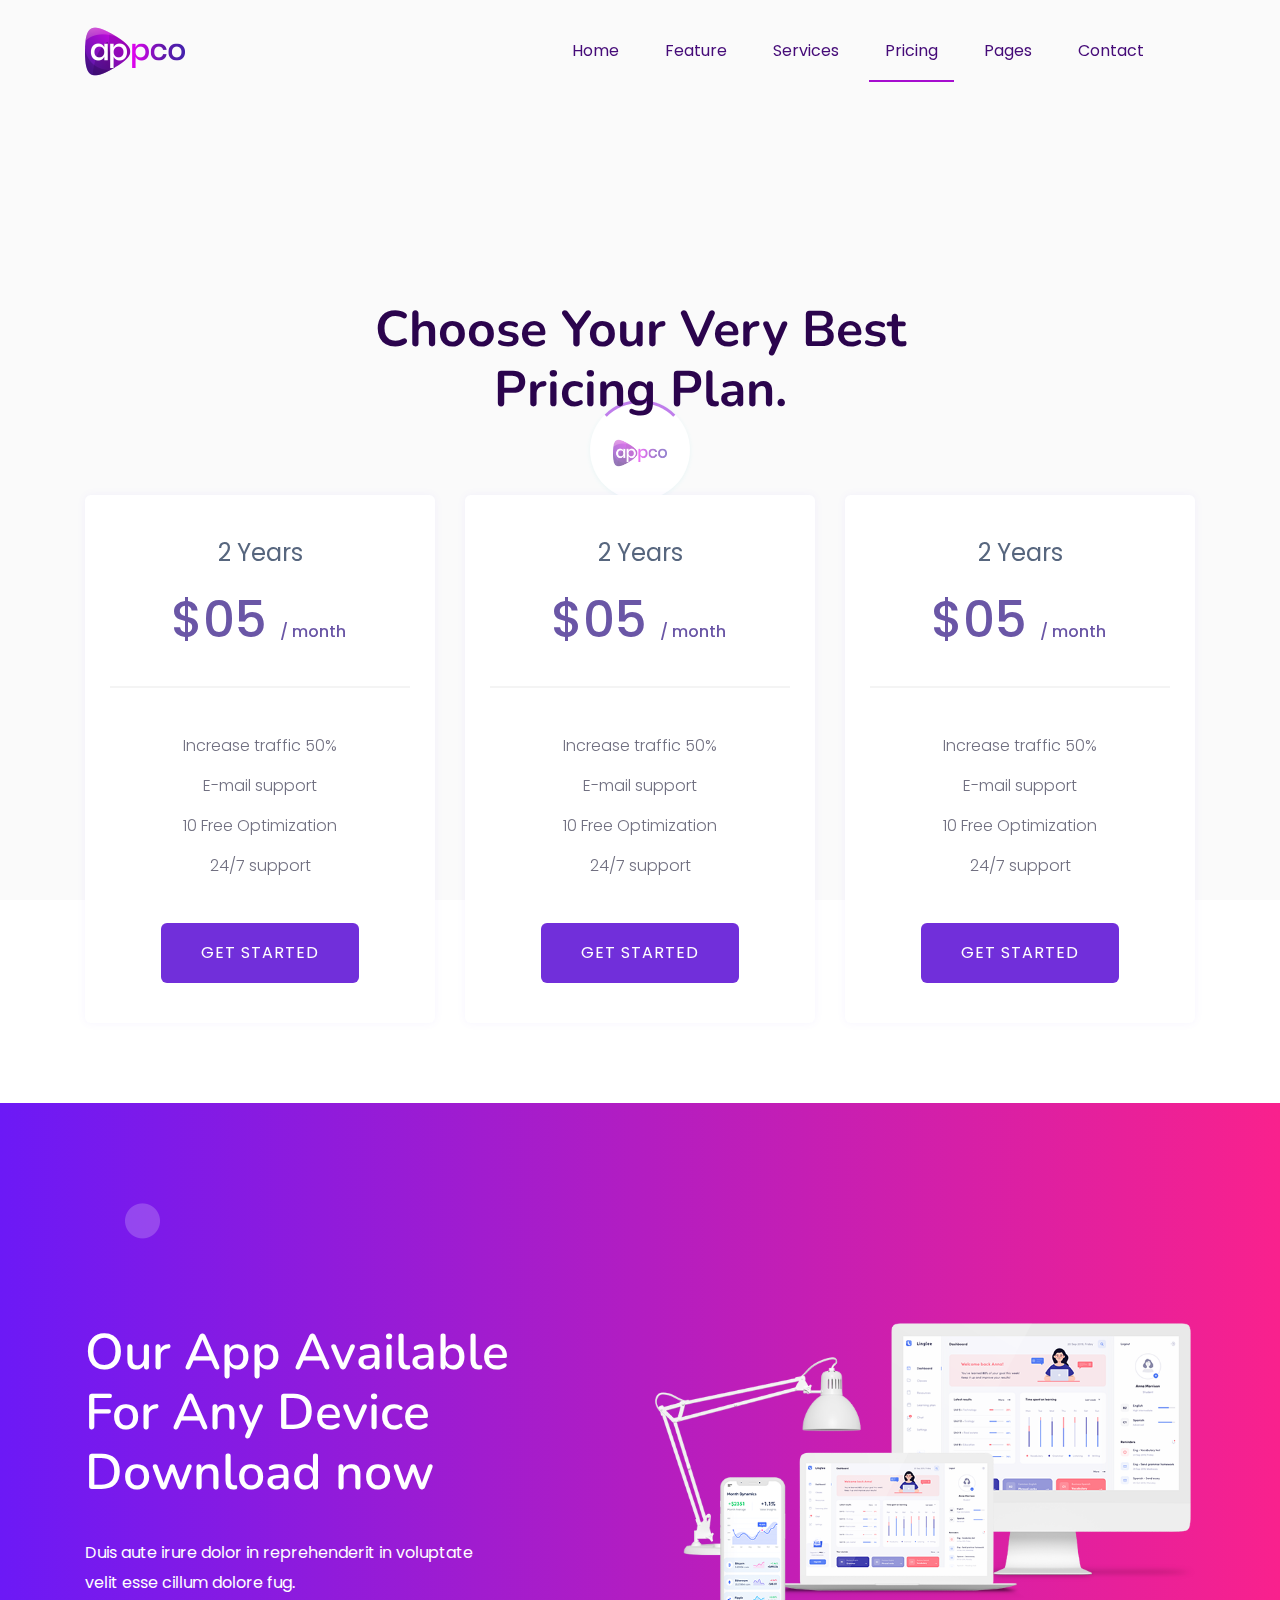
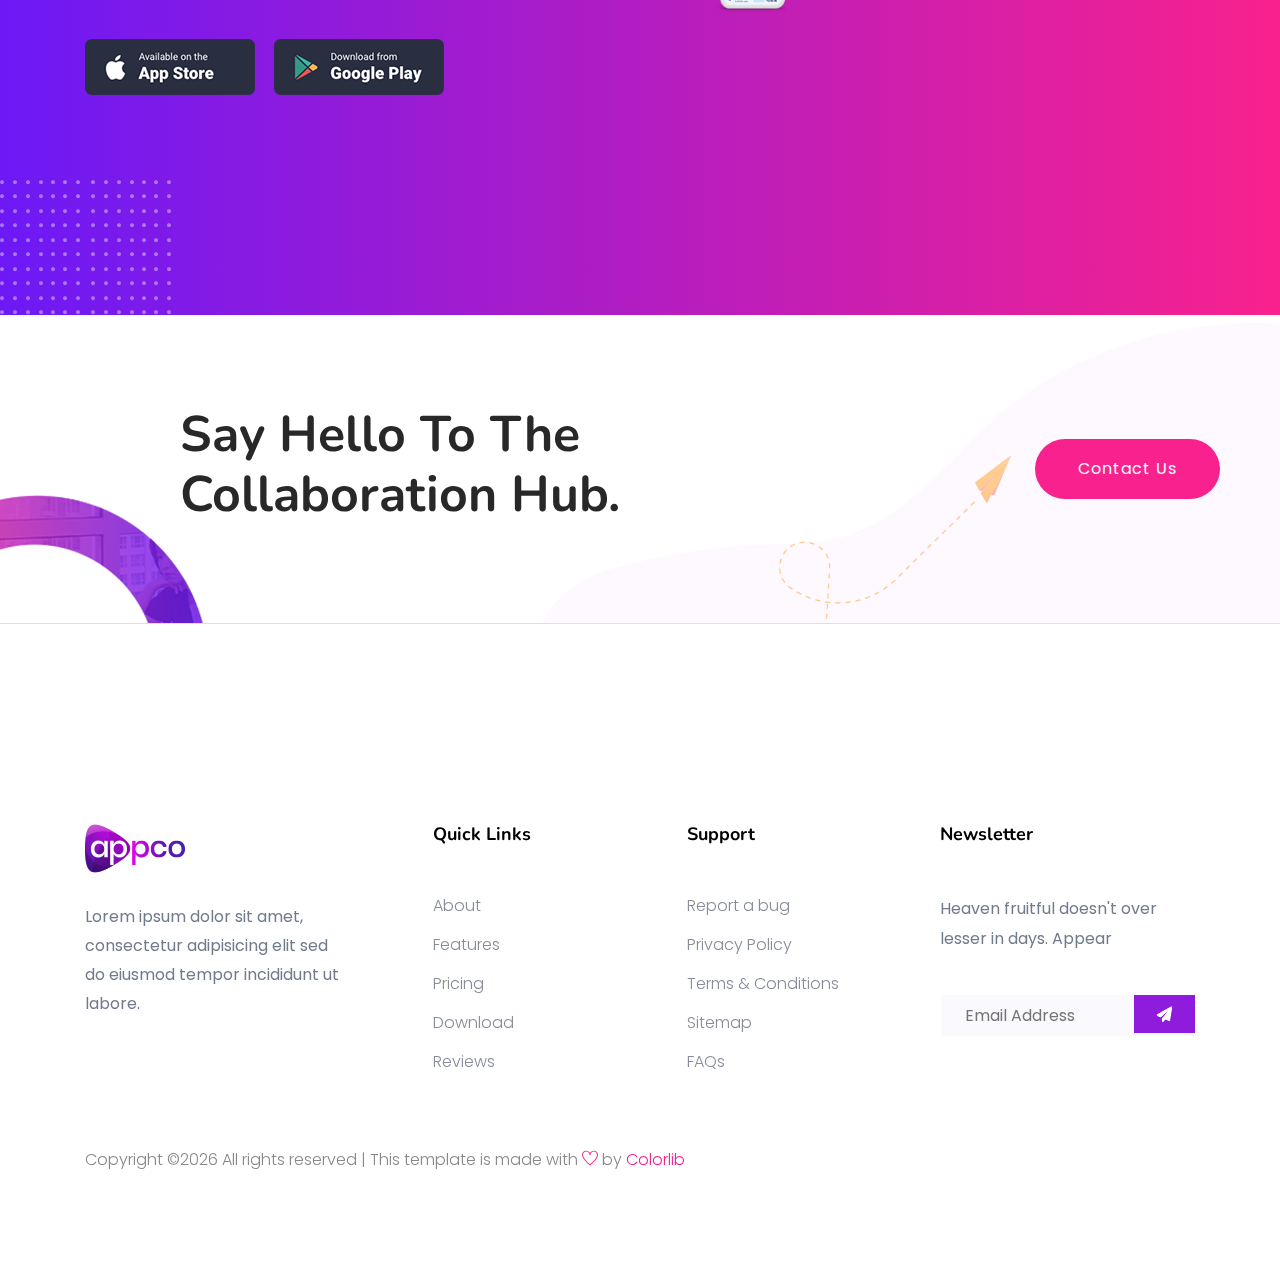
<file: pricing.html>
<!doctype html>
<html class="no-js" lang="zxx">
    <head>
        <meta charset="utf-8">
        <meta http-equiv="x-ua-compatible" content="ie=edge">
        <title>App Landing Template </title>
        <meta name="description" content="">
        <meta name="viewport" content="width=device-width, initial-scale=1">
        <link rel="manifest" href="site.webmanifest">
		<link rel="shortcut icon" type="image/x-icon" href="assets/img/favicon.ico">

		<!-- CSS here -->
            <link rel="stylesheet" href="assets/css/bootstrap.min.css">
            <link rel="stylesheet" href="assets/css/owl.carousel.min.css">
            <link rel="stylesheet" href="assets/css/flaticon.css">
            <link rel="stylesheet" href="assets/css/slicknav.css">
            <link rel="stylesheet" href="assets/css/animate.min.css">
            <link rel="stylesheet" href="assets/css/magnific-popup.css">
            <link rel="stylesheet" href="assets/css/fontawesome-all.min.css">
            <link rel="stylesheet" href="assets/css/themify-icons.css">
            <link rel="stylesheet" href="assets/css/slick.css">
            <link rel="stylesheet" href="assets/css/nice-select.css">
            <link rel="stylesheet" href="assets/css/style.css">
            <link rel="stylesheet" href="assets/css/responsive.css">
   </head>

   <body>
       
    <!-- Preloader Start -->
    <div id="preloader-active">
        <div class="preloader d-flex align-items-center justify-content-center">
            <div class="preloader-inner position-relative">
                <div class="preloader-circle"></div>
                <div class="preloader-img pere-text">
                    <img src="assets/img/logo/logo.png" alt="">
                </div>
            </div>
        </div>
    </div>
    <!-- Preloader Start -->

    <header>
        <!-- Header Start -->
       <div class="header-area header-transparrent ">
            <div class="main-header header-sticky">
                <div class="container">
                    <div class="row align-items-center">
                        <!-- Logo -->
                        <div class="col-xl-2 col-lg-2 col-md-2">
                            <div class="logo">
                                <a href="index.html"><img src="assets/img/logo/logo.png" alt=""></a>
                            </div>
                        </div>
                        <div class="col-xl-10 col-lg-10 col-md-10">
                            <!-- Main-menu -->
                            <div class="main-menu f-right d-none d-lg-block">
                                <nav>
                                    <ul id="navigation">    
                                        <li><a href="index.html"> Home</a></li>
                                        <li><a href="feature.html">Feature</a></li>
                                        <li><a href="services.html">Services</a></li>
                                        <li class="active"><a href="pricing.html">Pricing</a></li>
                                        <li><a href="#">Pages</a>
                                            <ul class="submenu">
                                                <li><a href="blog.html">Blog</a></li>
                                                <li><a href="single-blog.html">Blog Details</a></li>
                                                <li><a href="elements.html">Element</a></li>
                                            </ul>
                                        </li>
                                        <li><a href="contact.html">Contact</a></li>
                                    </ul>
                                </nav>
                            </div>
                        </div>
                        <!-- Mobile Menu -->
                        <div class="col-12">
                            <div class="mobile_menu d-block d-lg-none"></div>
                        </div>
                    </div>
                </div>
            </div>
       </div>
        <!-- Header End -->
    </header>

    <main>

        <!-- Best Pricing Start -->
        <section class="best-pricing best-pricing2 pricing-padding2">
            <div class="container">
                <!-- Section Tittle -->
                <div class="row d-flex justify-content-center">
                    <div class="col-lg-6 col-md-8">
                        <div class="section-tittle text-center">
                            <h2>Choose Your Very Best Pricing Plan.</h2>
                        </div>
                    </div>
                </div>
            </div>
        </section>
        <!-- Best Pricing End -->
        <!-- Pricing Card Start -->
        <div class="pricing-card-area">
            <div class="container">
                <div class="row">
                    <div class="col-xl-4 col-lg-4 col-md-6">
                        <div class="single-card text-center mb-30">
                            <div class="card-top">
                                <span>2 Years</span>
                                <h4>$05 <span>/ month</span></h4>
                            </div>
                            <div class="card-bottom">
                                <ul>
                                    <li>Increase traffic 50%</li>
                                    <li>E-mail support</li>
                                    <li>10 Free Optimization</li>
                                    <li>24/7  support</li>
                                </ul>
                                <a href="services.html" class="btn card-btn1">Get Started</a>
                            </div>
                        </div>
                    </div>
                    <div class="col-xl-4 col-lg-4 col-md-6">
                        <div class="single-card  text-center mb-30">
                            <div class="card-top">
                                <span>2 Years</span>
                                <h4>$05 <span>/ month</span></h4>
                            </div>
                            <div class="card-bottom">
                                <ul>
                                    <li>Increase traffic 50%</li>
                                    <li>E-mail support</li>
                                    <li>10 Free Optimization</li>
                                    <li>24/7  support</li>
                                </ul>
                                <a href="#" class="btn card-btn1">Get Started</a>
                            </div>
                        </div>
                    </div>
                    <div class="col-xl-4 col-lg-4 col-md-6">
                        <div class="single-card text-center mb-30">
                            <div class="card-top">
                                <span>2 Years</span>
                                <h4>$05 <span>/ month</span></h4>
                            </div>
                            <div class="card-bottom">
                                <ul>
                                    <li>Increase traffic 50%</li>
                                    <li>E-mail support</li>
                                    <li>10 Free Optimization</li>
                                    <li>24/7  support</li>
                                </ul>
                                <a href="#" class="btn card-btn1">Get Started</a>
                            </div>
                        </div>
                    </div>
                </div>
            </div>
        </div>
        <!-- Pricing Card End -->
        <!-- Available App  Start-->
        <div class="available-app-area mt-50">
            <div class="container">
                <div class="row d-flex justify-content-between">
                    <div class="col-xl-5 col-lg-6">
                        <div class="app-caption">
                            <div class="section-tittle section-tittle3">
                                <h2>Our App Available For Any Device Download now</h2>
                                <p>Duis aute irure dolor in reprehenderit in voluptate velit esse cillum dolore fug.</p>
                                <div class="app-btn">
                                    <a href="#" class="app-btn1"><img src="assets/img/shape/app_btn1.png" alt=""></a>
                                    <a href="#" class="app-btn2"><img src="assets/img/shape/app_btn2.png" alt=""></a>
                                </div>
                            </div>
                        </div>
                    </div>
                    <div class="col-xl-6 col-lg-6">
                        <div class="app-img">
                            <img src="assets/img/shape/available-app.png" alt="">
                        </div>
                    </div>
                </div>
            </div>
            <!-- Shape -->
            <div class="app-shape">
                <img src="assets/img/shape/app-shape-top.png" alt="" class="app-shape-top heartbeat d-none d-lg-block">
                <img src="assets/img/shape/app-shape-left.png" alt="" class="app-shape-left d-none d-xl-block">
                <!-- <img src="assets/img/shape/app-shape-right.png" alt="" class="app-shape-right bounce-animate "> -->
            </div>
        </div>
        <!-- Available App End-->

        <!-- Say Something Start -->
        <div class="say-something-aera pt-90 pb-90 fix">
            <div class="container">
                <div class="row justify-content-between align-items-center">
                    <div class="offset-xl-1 offset-lg-1 col-xl-5 col-lg-5">
                        <div class="say-something-cap">
                            <h2>Say Hello To The Collaboration Hub.</h2>
                        </div>
                    </div>
                    <div class="col-xl-2 col-lg-3">
                        <div class="say-btn">
                            <a href="#" class="btn radius-btn">Contact Us</a>
                        </div>
                    </div>
                </div>
            </div>
            <!-- shape -->
            <div class="say-shape">
                <img src="assets/img/shape/say-shape-left.png" alt="" class="say-shape1 rotateme d-none d-xl-block">
                <img src="assets/img/shape/say-shape-right.png" alt="" class="say-shape2 d-none d-lg-block">
            </div>
        </div>
        <!-- Say Something End -->
     
    </main>
   <footer>
       <!-- Footer Start-->
      <div class="footer-main">
        <div class="footer-area footer-padding">
            <div class="container">
                <div class="row  justify-content-between">
                    <div class="col-lg-3 col-md-4 col-sm-8">
                         <div class="single-footer-caption mb-30">
                              <!-- logo -->
                             <div class="footer-logo">
                                 <a href="index.html"><img src="assets/img/logo/logo2_footer.png" alt=""></a>
                             </div>
                             <div class="footer-tittle">
                                 <div class="footer-pera">
                                     <p class="info1">Lorem ipsum dolor sit amet, consectetur adipisicing elit sed do eiusmod tempor incididunt ut labore.</p>
                                </div>
                             </div>
                         </div>
                    </div>
                    <div class="col-lg-2 col-md-4 col-sm-5">
                        <div class="single-footer-caption mb-50">
                            <div class="footer-tittle">
                                <h4>Quick Links</h4>
                                <ul>
                                    <li><a href="#">About</a></li>
                                    <li><a href="#">Features</a></li>
                                    <li><a href="#">Pricing</a></li>
                                    <li><a href="#">Download</a></li>
                                    <li><a href="#">Reviews</a></li>
                                </ul>
                            </div>
                        </div>
                    </div>
                    <div class="col-lg-2 col-md-4 col-sm-7">
                        <div class="single-footer-caption mb-50">
                            <div class="footer-tittle">
                                <h4>Support</h4>
                                <ul>
                                    <li><a href="#">Report a bug</a></li>
                                    <li><a href="#">Privacy Policy</a></li>
                                    <li><a href="#">Terms & Conditions</a></li>
                                    <li><a href="#">Sitemap</a></li>
                                    <li><a href="#">FAQs</a></li>
                                </ul>
                            </div>
                        </div>
                    </div>
                    <div class="col-lg-3 col-md-6 col-sm-8">
                        <div class="single-footer-caption mb-50">
                            <div class="footer-tittle">
                                <h4>Newsletter</h4>
                                <div class="footer-pera footer-pera2">
                                 <p>Heaven fruitful doesn't over lesser in days. Appear </p>
                             </div>
                             <!-- Form -->
                             <div class="footer-form">
                                 <div id="mc_embed_signup">
                                     <form target="_blank" action="https://spondonit.us12.list-manage.com/subscribe/post?u=1462626880ade1ac87bd9c93a&amp;id=92a4423d01" method="get" class="subscribe_form relative mail_part" novalidate="true">
                                         <input type="email" name="EMAIL" id="newsletter-form-email" placeholder=" Email Address " class="placeholder hide-on-focus" onfocus="this.placeholder = ''" onblur="this.placeholder = ' Email Address '">
                                         <div class="form-icon">
                                             <button type="submit" name="submit" id="newsletter-submit" class="email_icon newsletter-submit button-contactForm"><img src="assets/img/shape/form_icon.png" alt=""></button>
                                         </div>
                                         <div class="mt-10 info"></div>
                                     </form>
                                 </div>
                             </div>
                            </div>
                        </div>
                    </div>
                </div>
                <!-- Copy-Right -->
                <div class="row align-items-center">
                    <div class="col-xl-12 ">
                        <div class="footer-copy-right">
                            <p><!-- Link back to Colorlib can't be removed. Template is licensed under CC BY 3.0. -->
  Copyright &copy;<script>document.write(new Date().getFullYear());</script> All rights reserved | This template is made with <i class="ti-heart" aria-hidden="true"></i> by <a href="https://colorlib.com" target="_blank">Colorlib</a>
  <!-- Link back to Colorlib can't be removed. Template is licensed under CC BY 3.0. --></p>
                        </div>
                    </div>
                </div>
            </div>
        </div>
      </div>
       <!-- Footer End-->
   </footer>
   
	<!-- JS here -->
	
		<!-- All JS Custom Plugins Link Here here -->
        <script src="./assets/js/vendor/modernizr-3.5.0.min.js"></script>
		
		<!-- Jquery, Popper, Bootstrap -->
		<script src="./assets/js/vendor/jquery-1.12.4.min.js"></script>
        <script src="./assets/js/popper.min.js"></script>
        <script src="./assets/js/bootstrap.min.js"></script>
	    <!-- Jquery Mobile Menu -->
        <script src="./assets/js/jquery.slicknav.min.js"></script>

		<!-- Jquery Slick , Owl-Carousel Plugins -->
        <script src="./assets/js/owl.carousel.min.js"></script>
        <script src="./assets/js/slick.min.js"></script>
        <!-- Date Picker -->
        <script src="./assets/js/gijgo.min.js"></script>
		<!-- One Page, Animated-HeadLin -->
        <script src="./assets/js/wow.min.js"></script>
		<script src="./assets/js/animated.headline.js"></script>
        <script src="./assets/js/jquery.magnific-popup.js"></script>

		<!-- Scrollup, nice-select, sticky -->
        <script src="./assets/js/jquery.scrollUp.min.js"></script>
        <script src="./assets/js/jquery.nice-select.min.js"></script>
		<script src="./assets/js/jquery.sticky.js"></script>
        
        <!-- contact js -->
        <script src="./assets/js/contact.js"></script>
        <script src="./assets/js/jquery.form.js"></script>
        <script src="./assets/js/jquery.validate.min.js"></script>
        <script src="./assets/js/mail-script.js"></script>
        <script src="./assets/js/jquery.ajaxchimp.min.js"></script>
        
		<!-- Jquery Plugins, main Jquery -->	
        <script src="./assets/js/plugins.js"></script>
        <script src="./assets/js/main.js"></script>
        
    </body>
</html>
</file>
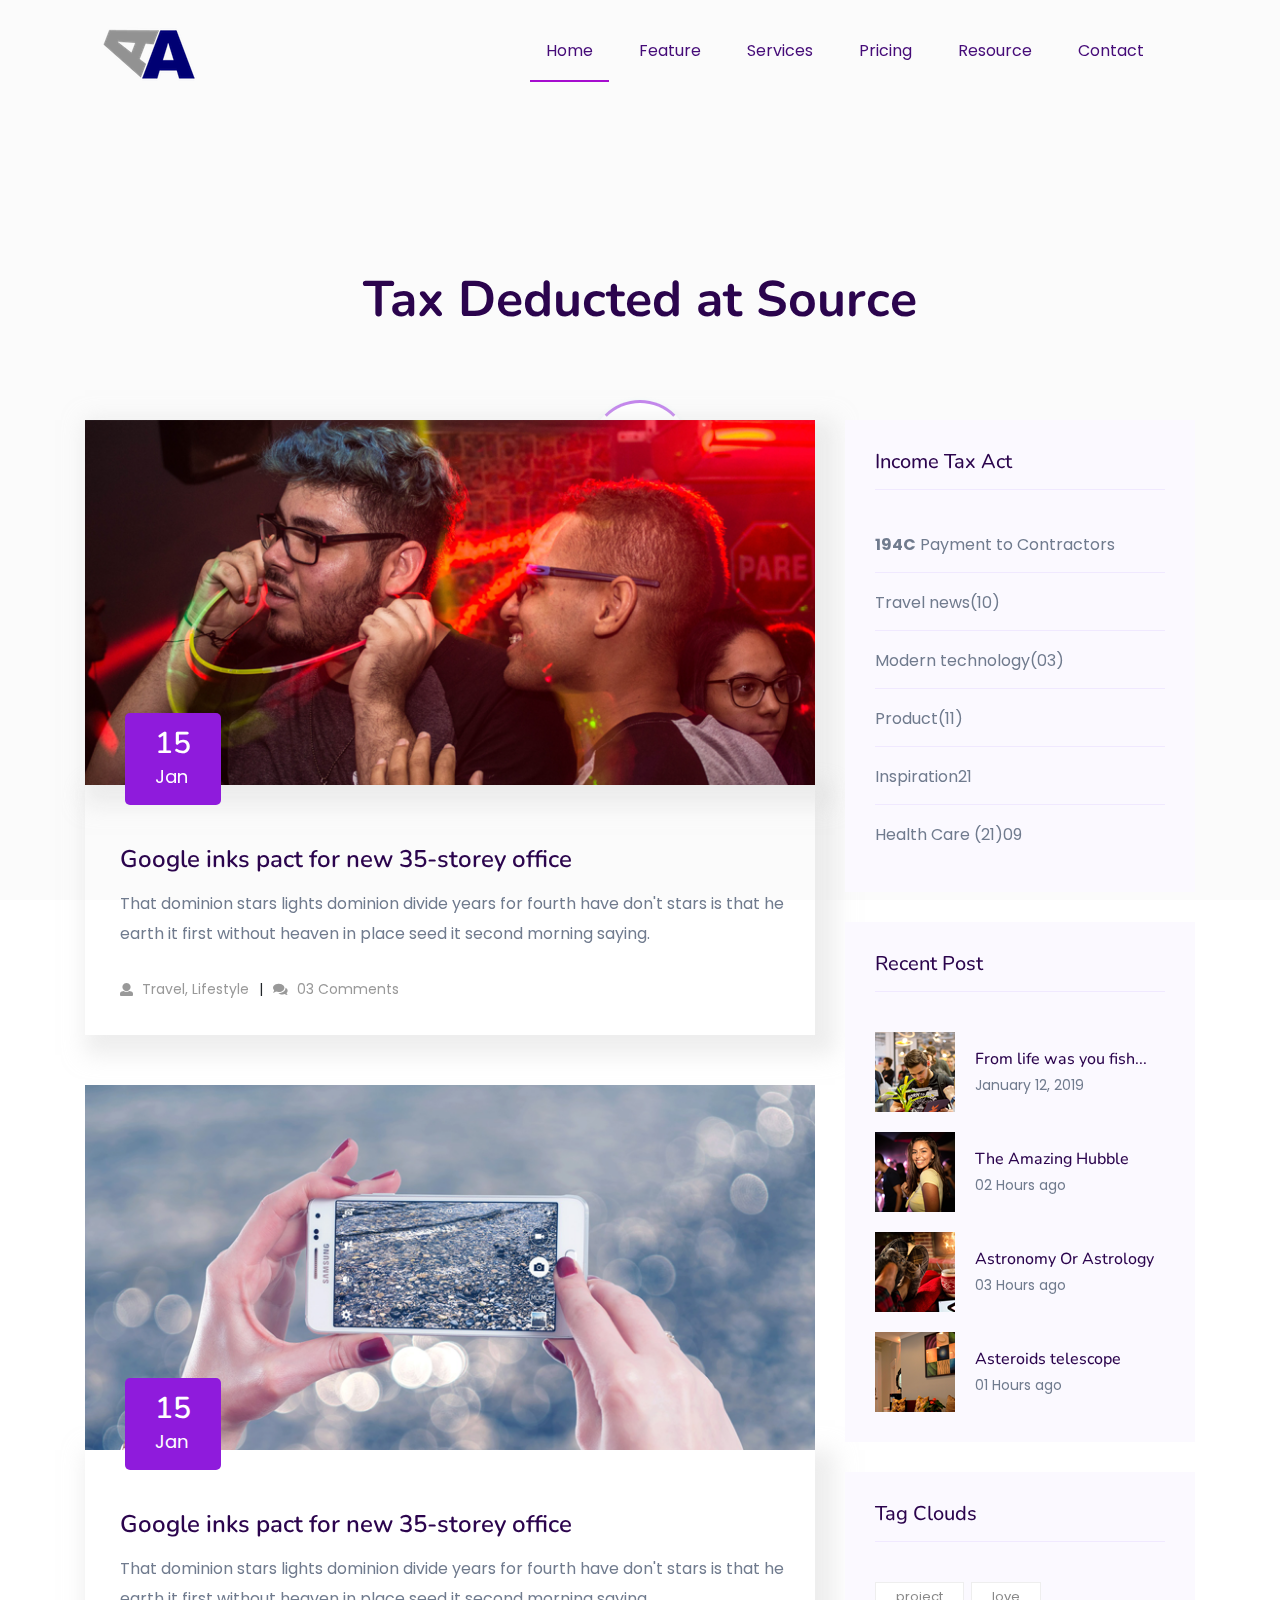
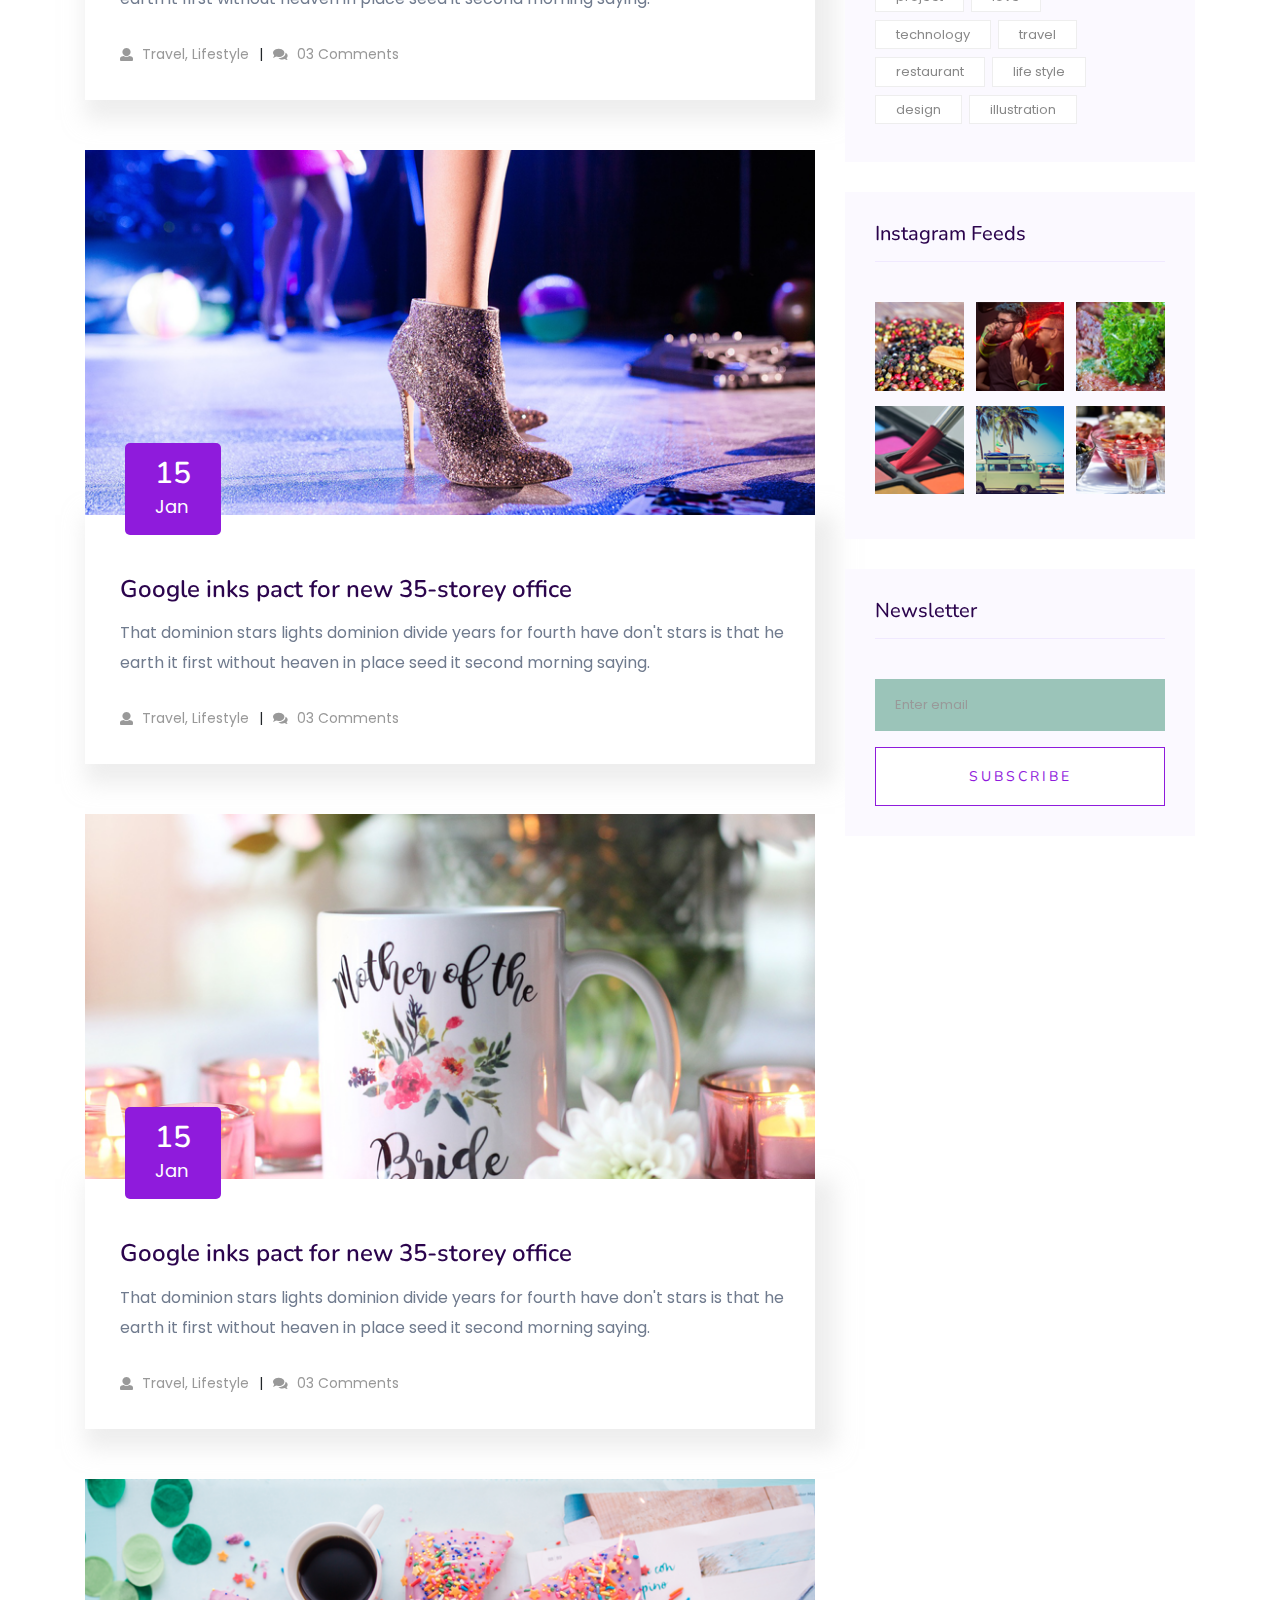
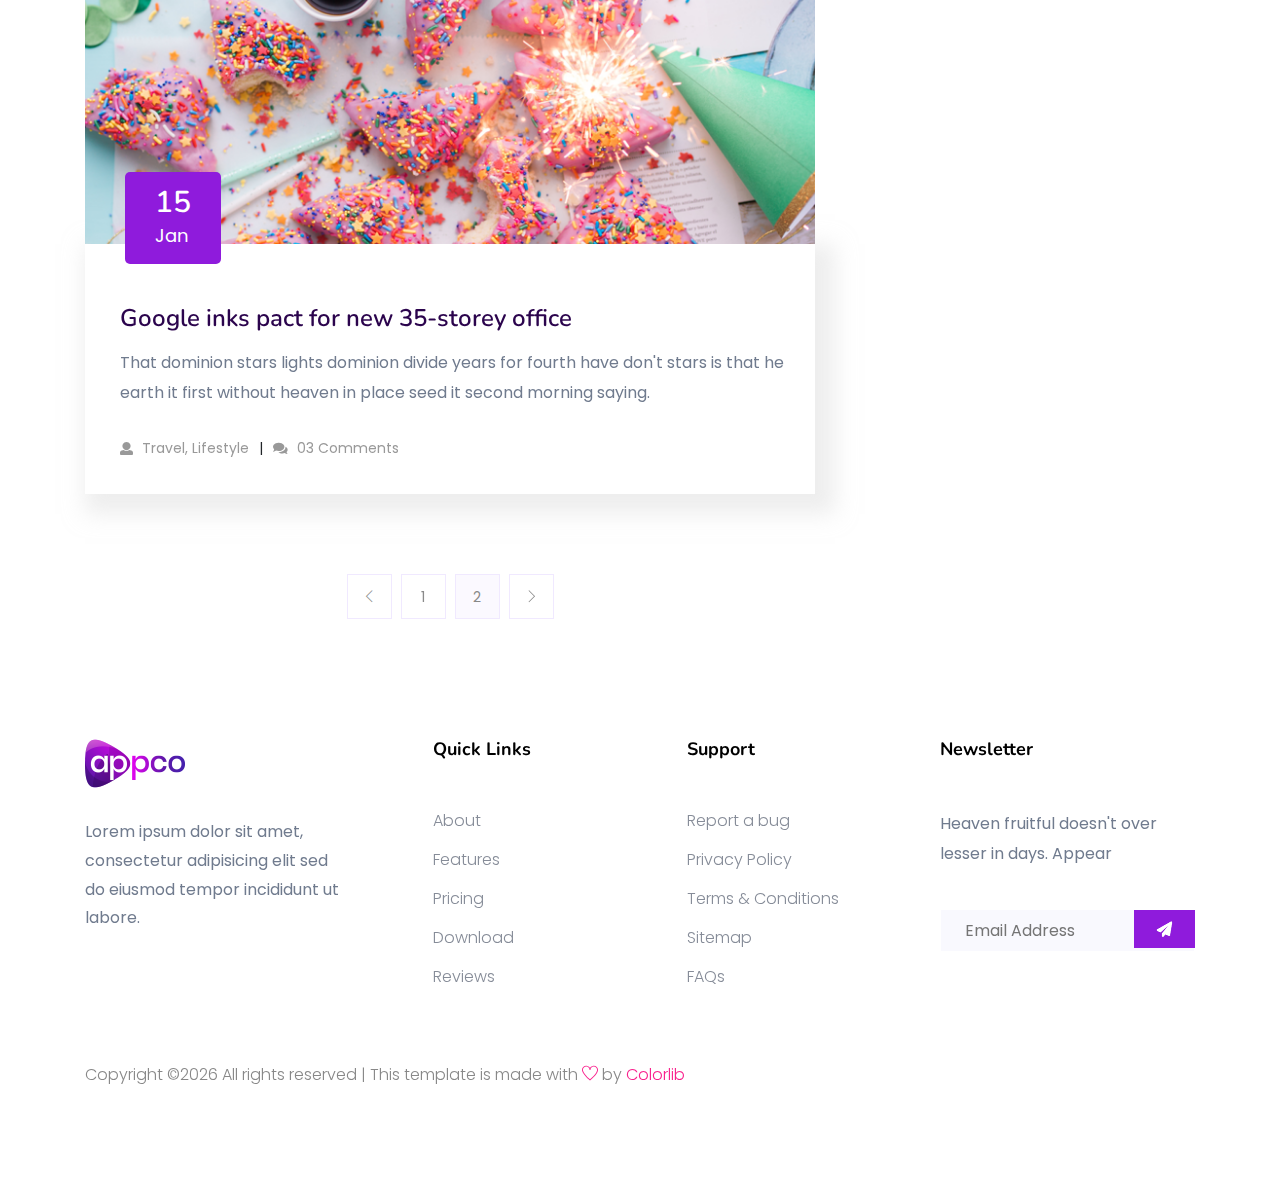
<file: Resource_tds.html>
<!doctype html>
<html class="no-js" lang="zxx">

<head>
    <meta charset="utf-8">
    <meta http-equiv="x-ua-compatible" content="ie=edge">
   <title>Tax Deducted at Source | AA Global </title>
    <meta name="description" content="">
    <meta name="viewport" content="width=device-width, initial-scale=1">

    <!-- <link rel="manifest" href="site.webmanifest"> -->
	<link rel="shortcut icon" type="image/x-icon" href="assets/img/favicon.ico">
    <!-- Place favicon.ico in the root directory -->
    
  <!-- CSS here -->
  <link rel="stylesheet" href="assets/css/bootstrap.min.css">
  <link rel="stylesheet" href="assets/css/owl.carousel.min.css">
  <link rel="stylesheet" href="assets/css/slicknav.css">
  <link rel="stylesheet" href="assets/css/animate.min.css">
  <link rel="stylesheet" href="assets/css/magnific-popup.css">
  <link rel="stylesheet" href="assets/css/fontawesome-all.min.css">
  <link rel="stylesheet" href="assets/css/themify-icons.css">
  <link rel="stylesheet" href="assets/css/themify-icons.css">
  <link rel="stylesheet" href="assets/css/slick.css">
  <link rel="stylesheet" href="assets/css/nice-select.css">
  <link rel="stylesheet" href="assets/css/style.css">
  <link rel="stylesheet" href="assets/css/responsive.css">
</head>

<body>
    
    <!-- Preloader Start -->
    <div id="preloader-active">
        <div class="preloader d-flex align-items-center justify-content-center">
            <div class="preloader-inner position-relative">
                <div class="preloader-circle"></div>
                <div class="preloader-img pere-text">
                    <img src="assets/img/logo/Preloader.jpg" alt="">
                </div>
            </div>
        </div>
    </div>
    <!-- Preloader Start-->

    <header>
        <!-- Header Start -->
       <div class="header-area header-transparrent ">
            <div class="main-header header-sticky">
                <div class="container">
                    <div class="row align-items-center">
                        <!-- Logo -->
                        <div class="col-xl-2 col-lg-2 col-md-2">
                            <div class="logo">
                                <a href="index.html"><img src="assets/img/logo/Alogo.png" alt=""></a>
                            </div>
                        </div>
                        <div class="col-xl-10 col-lg-10 col-md-10">
                            <!-- Main-menu -->
                            <div class="main-menu f-right d-none d-lg-block">
                                <nav>
                                    <ul id="navigation">    
                                        <li class="active"><a href="index.html"> Home</a></li>
                                        <li><a href="feature.html">Feature</a></li>
                                        <li><a href="services.html">Services</a></li>
                                        <li><a href="pricing.html">Pricing</a></li>
                                        <li><a href="#">Resource</a>
                                            <ul class="submenu">
                                                <li><a href="Resource_tds.html">Tax Deducted at Source</a></li>
                                                <li><a href="single-blog.html">Goods & Service Tax</a></li>                                                
                                            </ul>
                                        </li>
                                        <li><a href="contact.html">Contact</a></li>
                                    </ul>
                                </nav>
                            </div>
                        </div>
                        <!-- Mobile Menu -->
                        <div class="col-12">
                            <div class="mobile_menu d-block d-lg-none"></div>
                        </div>
                    </div>
                </div>
            </div>
       </div>
        <!-- Header End -->
    </header>
    <!-- Slider Area Start-->
    <div class="services-area">
        <div class="container">
            <!-- Section-tittle -->            
            <div class="row d-flex justify-content-center">
                <div class="col-lg-8">
                    <div class="section-tittle text-center mb-80">                        
                        <h2>Tax Deducted at Source​</h2>
                    </div>                    
                </div>
            </div>
        </div>
    </div>
    <!-- Slider Area End-->

    <!--================Blog Area =================-->
    <section class="blog_area section-paddingr">
        <div class="container">
            <div class="row">
                <div class="col-lg-8 mb-5 mb-lg-0">
                    <div class="blog_left_sidebar">
                        <article class="blog_item">
                            <div class="blog_item_img">
                                <img class="card-img rounded-0" src="assets/img/blog/single_blog_1.png" style="box-shadow:10px 10px 20px 10px rgba(221,221,221,0.5)" alt="">
                                <a href="#" class="blog_item_date">
                                    <h3>15</h3>
                                    <p>Jan</p>
                                </a>
                            </div>

                            <div class="blog_details">
                                <a class="d-inline-block" href="single-blog.html">
                                    <h2>Google inks pact for new 35-storey office</h2>
                                </a>
                                <p>That dominion stars lights dominion divide years for fourth have don't stars is that
                                    he earth it first without heaven in place seed it second morning saying.</p>
                                <ul class="blog-info-link">
                                    <li><a href="#"><i class="fa fa-user"></i> Travel, Lifestyle</a></li>
                                    <li><a href="#"><i class="fa fa-comments"></i> 03 Comments</a></li>
                                </ul>
                            </div>
                        </article>

                        <article class="blog_item">
                            <div class="blog_item_img">
                                <img class="card-img rounded-0" src="assets/img/blog/single_blog_2.png" alt="">
                                <a href="#" class="blog_item_date">
                                    <h3>15</h3>
                                    <p>Jan</p>
                                </a>
                            </div>

                            <div class="blog_details">
                                <a class="d-inline-block" href="single-blog.html">
                                    <h2>Google inks pact for new 35-storey office</h2>
                                </a>
                                <p>That dominion stars lights dominion divide years for fourth have don't stars is that
                                    he earth it first without heaven in place seed it second morning saying.</p>
                                <ul class="blog-info-link">
                                    <li><a href="#"><i class="fa fa-user"></i> Travel, Lifestyle</a></li>
                                    <li><a href="#"><i class="fa fa-comments"></i> 03 Comments</a></li>
                                </ul>
                            </div>
                        </article>

                        <article class="blog_item">
                            <div class="blog_item_img">
                                <img class="card-img rounded-0" src="assets/img/blog/single_blog_3.png" alt="">
                                <a href="#" class="blog_item_date">
                                    <h3>15</h3>
                                    <p>Jan</p>
                                </a>
                            </div>

                            <div class="blog_details">
                                <a class="d-inline-block" href="single-blog.html">
                                    <h2>Google inks pact for new 35-storey office</h2>
                                </a>
                                <p>That dominion stars lights dominion divide years for fourth have don't stars is that
                                    he earth it first without heaven in place seed it second morning saying.</p>
                                <ul class="blog-info-link">
                                    <li><a href="#"><i class="fa fa-user"></i> Travel, Lifestyle</a></li>
                                    <li><a href="#"><i class="fa fa-comments"></i> 03 Comments</a></li>
                                </ul>
                            </div>
                        </article>

                        <article class="blog_item">
                            <div class="blog_item_img">
                                <img class="card-img rounded-0" src="assets/img/blog/single_blog_4.png" alt="">
                                <a href="#" class="blog_item_date">
                                    <h3>15</h3>
                                    <p>Jan</p>
                                </a>
                            </div>

                            <div class="blog_details">
                                <a class="d-inline-block" href="single-blog.html">
                                    <h2>Google inks pact for new 35-storey office</h2>
                                </a>
                                <p>That dominion stars lights dominion divide years for fourth have don't stars is that
                                    he earth it first without heaven in place seed it second morning saying.</p>
                                <ul class="blog-info-link">
                                    <li><a href="#"><i class="fa fa-user"></i> Travel, Lifestyle</a></li>
                                    <li><a href="#"><i class="fa fa-comments"></i> 03 Comments</a></li>
                                </ul>
                            </div>
                        </article>

                        <article class="blog_item">
                            <div class="blog_item_img">
                                <img class="card-img rounded-0" src="assets/img/blog/single_blog_5.png" alt="">
                                <a href="#" class="blog_item_date">
                                    <h3>15</h3>
                                    <p>Jan</p>
                                </a>
                            </div>

                            <div class="blog_details">
                                <a class="d-inline-block" href="single-blog.html">
                                    <h2>Google inks pact for new 35-storey office</h2>
                                </a>
                                <p>That dominion stars lights dominion divide years for fourth have don't stars is that
                                    he earth it first without heaven in place seed it second morning saying.</p>
                                <ul class="blog-info-link">
                                    <li><a href="#"><i class="fa fa-user"></i> Travel, Lifestyle</a></li>
                                    <li><a href="#"><i class="fa fa-comments"></i> 03 Comments</a></li>
                                </ul>
                            </div>
                        </article>

                        <nav class="blog-pagination justify-content-center d-flex">
                            <ul class="pagination">
                                <li class="page-item">
                                    <a href="#" class="page-link" aria-label="Previous">
                                        <i class="ti-angle-left"></i>
                                    </a>
                                </li>
                                <li class="page-item">
                                    <a href="#" class="page-link">1</a>
                                </li>
                                <li class="page-item active">
                                    <a href="#" class="page-link">2</a>
                                </li>
                                <li class="page-item">
                                    <a href="#" class="page-link" aria-label="Next">
                                        <i class="ti-angle-right"></i>
                                    </a>
                                </li>
                            </ul>
                        </nav>
                    </div>
                </div>
                <div class="col-lg-4">
                    <div class="blog_right_sidebar"></aside>
                        <aside class="single_sidebar_widget post_category_widget">
                            <h4 class="widget_title">Income Tax Act</h4>
                            <ul class="list cat-list">
                                <li>
                                    <a href="Resource_tds_194C.html" class="d-flex">
                                        <p><strong>194C</strong> Payment to Contractors</p>                                        
                                    </a>
                                </li>
                                <li>
                                    <a href="#" class="d-flex">
                                        <p>Travel news</p>
                                        <p>(10)</p>
                                    </a>
                                </li>
                                <li>
                                    <a href="#" class="d-flex">
                                        <p>Modern technology</p>
                                        <p>(03)</p>
                                    </a>
                                </li>
                                <li>
                                    <a href="#" class="d-flex">
                                        <p>Product</p>
                                        <p>(11)</p>
                                    </a>
                                </li>
                                <li>
                                    <a href="#" class="d-flex">
                                        <p>Inspiration</p>
                                        <p>21</p>
                                    </a>
                                </li>
                                <li>
                                    <a href="#" class="d-flex">
                                        <p>Health Care (21)</p>
                                        <p>09</p>
                                    </a>
                                </li>
                            </ul>
                        </aside>

                        <aside class="single_sidebar_widget popular_post_widget">
                            <h3 class="widget_title">Recent Post</h3>
                            <div class="media post_item">
                                <img src="assets/img/post/post_1.png" alt="post">
                                <div class="media-body">
                                    <a href="single-blog.html">
                                        <h3>From life was you fish...</h3>
                                    </a>
                                    <p>January 12, 2019</p>
                                </div>
                            </div>
                            <div class="media post_item">
                                <img src="assets/img/post/post_2.png" alt="post">
                                <div class="media-body">
                                    <a href="single-blog.html">
                                        <h3>The Amazing Hubble</h3>
                                    </a>
                                    <p>02 Hours ago</p>
                                </div>
                            </div>
                            <div class="media post_item">
                                <img src="assets/img/post/post_3.png" alt="post">
                                <div class="media-body">
                                    <a href="single-blog.html">
                                        <h3>Astronomy Or Astrology</h3>
                                    </a>
                                    <p>03 Hours ago</p>
                                </div>
                            </div>
                            <div class="media post_item">
                                <img src="assets/img/post/post_4.png" alt="post">
                                <div class="media-body">
                                    <a href="single-blog.html">
                                        <h3>Asteroids telescope</h3>
                                    </a>
                                    <p>01 Hours ago</p>
                                </div>
                            </div>
                        </aside>
                        <aside class="single_sidebar_widget tag_cloud_widget">
                            <h4 class="widget_title">Tag Clouds</h4>
                            <ul class="list">
                                <li>
                                    <a href="#">project</a>
                                </li>
                                <li>
                                    <a href="#">love</a>
                                </li>
                                <li>
                                    <a href="#">technology</a>
                                </li>
                                <li>
                                    <a href="#">travel</a>
                                </li>
                                <li>
                                    <a href="#">restaurant</a>
                                </li>
                                <li>
                                    <a href="#">life style</a>
                                </li>
                                <li>
                                    <a href="#">design</a>
                                </li>
                                <li>
                                    <a href="#">illustration</a>
                                </li>
                            </ul>
                        </aside>


                        <aside class="single_sidebar_widget instagram_feeds">
                            <h4 class="widget_title">Instagram Feeds</h4>
                            <ul class="instagram_row flex-wrap">
                                <li>
                                    <a href="#">
                                        <img class="img-fluid" src="assets/img/post/post_5.png" alt="">
                                    </a>
                                </li>
                                <li>
                                    <a href="#">
                                        <img class="img-fluid" src="assets/img/post/post_6.png" alt="">
                                    </a>
                                </li>
                                <li>
                                    <a href="#">
                                        <img class="img-fluid" src="assets/img/post/post_7.png" alt="">
                                    </a>
                                </li>
                                <li>
                                    <a href="#">
                                        <img class="img-fluid" src="assets/img/post/post_8.png" alt="">
                                    </a>
                                </li>
                                <li>
                                    <a href="#">
                                        <img class="img-fluid" src="assets/img/post/post_9.png" alt="">
                                    </a>
                                </li>
                                <li>
                                    <a href="#">
                                        <img class="img-fluid" src="assets/img/post/post_10.png" alt="">
                                    </a>
                                </li>
                            </ul>
                        </aside>


                        <aside class="single_sidebar_widget newsletter_widget">
                            <h4 class="widget_title">Newsletter</h4>

                            <form action="#">
                                <div class="form-group">
                                    <input type="email" class="form-control" onfocus="this.placeholder = ''"
                                        onblur="this.placeholder = 'Enter email'" placeholder='Enter email' required>
                                </div>
                                <button class="button rounded-0 primary-bg text-white w-100 btn_1 boxed-btn"
                                    type="submit">Subscribe</button>
                            </form>
                        </aside>
                    </div>
                </div>
            </div>
        </div>
    </section>
    <!--================Blog Area =================-->

    <footer>
        <!-- Footer Start-->
       <div class="footer-main">
         <div class="footer-area footer-padding3">
             <div class="container">
                 <div class="row  justify-content-between">
                     <div class="col-lg-3 col-md-4 col-sm-8">
                          <div class="single-footer-caption mb-30">
                               <!-- logo -->
                              <div class="footer-logo">
                                  <a href="index.html"><img src="assets/img/logo/logo2_footer.png" alt=""></a>
                              </div>
                              <div class="footer-tittle">
                                  <div class="footer-pera">
                                      <p class="info1">Lorem ipsum dolor sit amet, consectetur adipisicing elit sed do eiusmod tempor incididunt ut labore.</p>
                                 </div>
                              </div>
                          </div>
                     </div>
                     <div class="col-lg-2 col-md-4 col-sm-5">
                         <div class="single-footer-caption mb-50">
                             <div class="footer-tittle">
                                 <h4>Quick Links</h4>
                                 <ul>
                                     <li><a href="#">About</a></li>
                                     <li><a href="#">Features</a></li>
                                     <li><a href="#">Pricing</a></li>
                                     <li><a href="#">Download</a></li>
                                     <li><a href="#">Reviews</a></li>
                                 </ul>
                             </div>
                         </div>
                     </div>
                     <div class="col-lg-2 col-md-4 col-sm-7">
                         <div class="single-footer-caption mb-50">
                             <div class="footer-tittle">
                                 <h4>Support</h4>
                                 <ul>
                                     <li><a href="#">Report a bug</a></li>
                                     <li><a href="#">Privacy Policy</a></li>
                                     <li><a href="#">Terms & Conditions</a></li>
                                     <li><a href="#">Sitemap</a></li>
                                     <li><a href="#">FAQs</a></li>
                                 </ul>
                             </div>
                         </div>
                     </div>
                     <div class="col-lg-3 col-md-6 col-sm-8">
                         <div class="single-footer-caption mb-50">
                             <div class="footer-tittle">
                                 <h4>Newsletter</h4>
                                 <div class="footer-pera footer-pera2">
                                  <p>Heaven fruitful doesn't over lesser in days. Appear </p>
                              </div>
                              <!-- Form -->
                              <div class="footer-form">
                                  <div id="mc_embed_signup">
                                      <form target="_blank" action="https://spondonit.us12.list-manage.com/subscribe/post?u=1462626880ade1ac87bd9c93a&amp;id=92a4423d01" method="get" class="subscribe_form relative mail_part" novalidate="true">
                                          <input type="email" name="EMAIL" id="newsletter-form-email" placeholder=" Email Address " class="placeholder hide-on-focus" onfocus="this.placeholder = ''" onblur="this.placeholder = ' Email Address '">
                                          <div class="form-icon">
                                              <button type="submit" name="submit" id="newsletter-submit" class="email_icon newsletter-submit button-contactForm"><img src="assets/img/shape/form_icon.png" alt=""></button>
                                          </div>
                                          <div class="mt-10 info"></div>
                                      </form>
                                  </div>
                              </div>
                             </div>
                         </div>
                     </div>
                 </div>
                 <!-- Copy-Right -->
                 <div class="row align-items-center">
                     <div class="col-xl-12 ">
                         <div class="footer-copy-right">
                             <p><!-- Link back to Colorlib can't be removed. Template is licensed under CC BY 3.0. -->
  Copyright &copy;<script>document.write(new Date().getFullYear());</script> All rights reserved | This template is made with <i class="ti-heart" aria-hidden="true"></i> by <a href="https://colorlib.com" target="_blank">Colorlib</a>
  <!-- Link back to Colorlib can't be removed. Template is licensed under CC BY 3.0. --></p>
                         </div>
                     </div>
                 </div>
             </div>
         </div>
       </div>
        <!-- Footer End-->
 
    </footer>
<!-- JS here -->
	
		<!-- All JS Custom Plugins Link Here here -->
        <script src="./assets/js/vendor/modernizr-3.5.0.min.js"></script>
		
		<!-- Jquery, Popper, Bootstrap -->
		<script src="./assets/js/vendor/jquery-1.12.4.min.js"></script>
        <script src="./assets/js/popper.min.js"></script>
        <script src="./assets/js/bootstrap.min.js"></script>
	    <!-- Jquery Mobile Menu -->
        <script src="./assets/js/jquery.slicknav.min.js"></script>

		<!-- Jquery Slick , Owl-Carousel Plugins -->
        <script src="./assets/js/owl.carousel.min.js"></script>
        <script src="./assets/js/slick.min.js"></script>

		<!-- One Page, Animated-HeadLin -->
        <script src="./assets/js/wow.min.js"></script>
		<script src="./assets/js/animated.headline.js"></script>
		
		<!-- Scrollup, nice-select, sticky -->
        <script src="./assets/js/jquery.scrollUp.min.js"></script>
        <script src="./assets/js/jquery.nice-select.min.js"></script>
		<script src="./assets/js/jquery.sticky.js"></script>
        <script src="./assets/js/jquery.magnific-popup.js"></script>

        <!-- contact js -->
        <script src="./assets/js/contact.js"></script>
        <script src="./assets/js/jquery.form.js"></script>
        <script src="./assets/js/jquery.validate.min.js"></script>
        <script src="./assets/js/mail-script.js"></script>
        <script src="./assets/js/jquery.ajaxchimp.min.js"></script>
        
		<!-- Jquery Plugins, main Jquery -->	
        <script src="./assets/js/plugins.js"></script>
        <script src="./assets/js/main.js"></script>

</body>
</html>
</file>
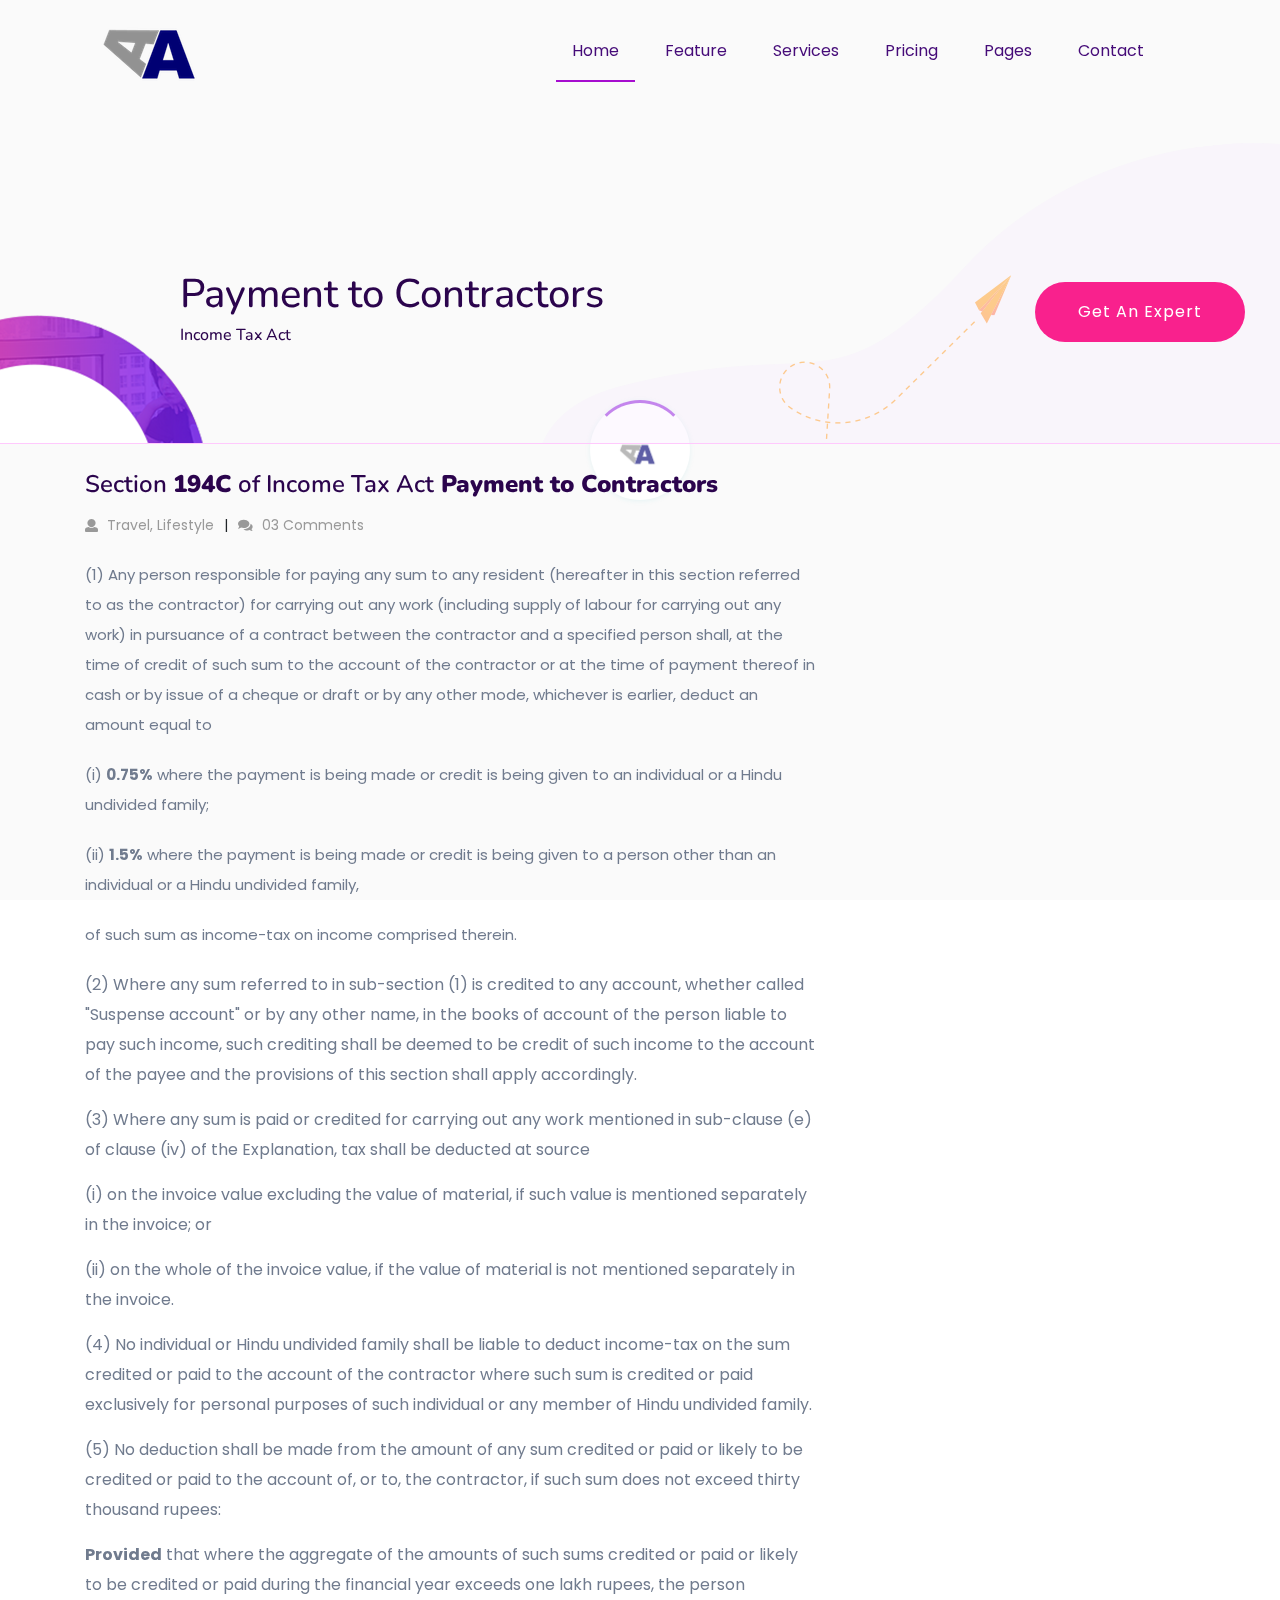
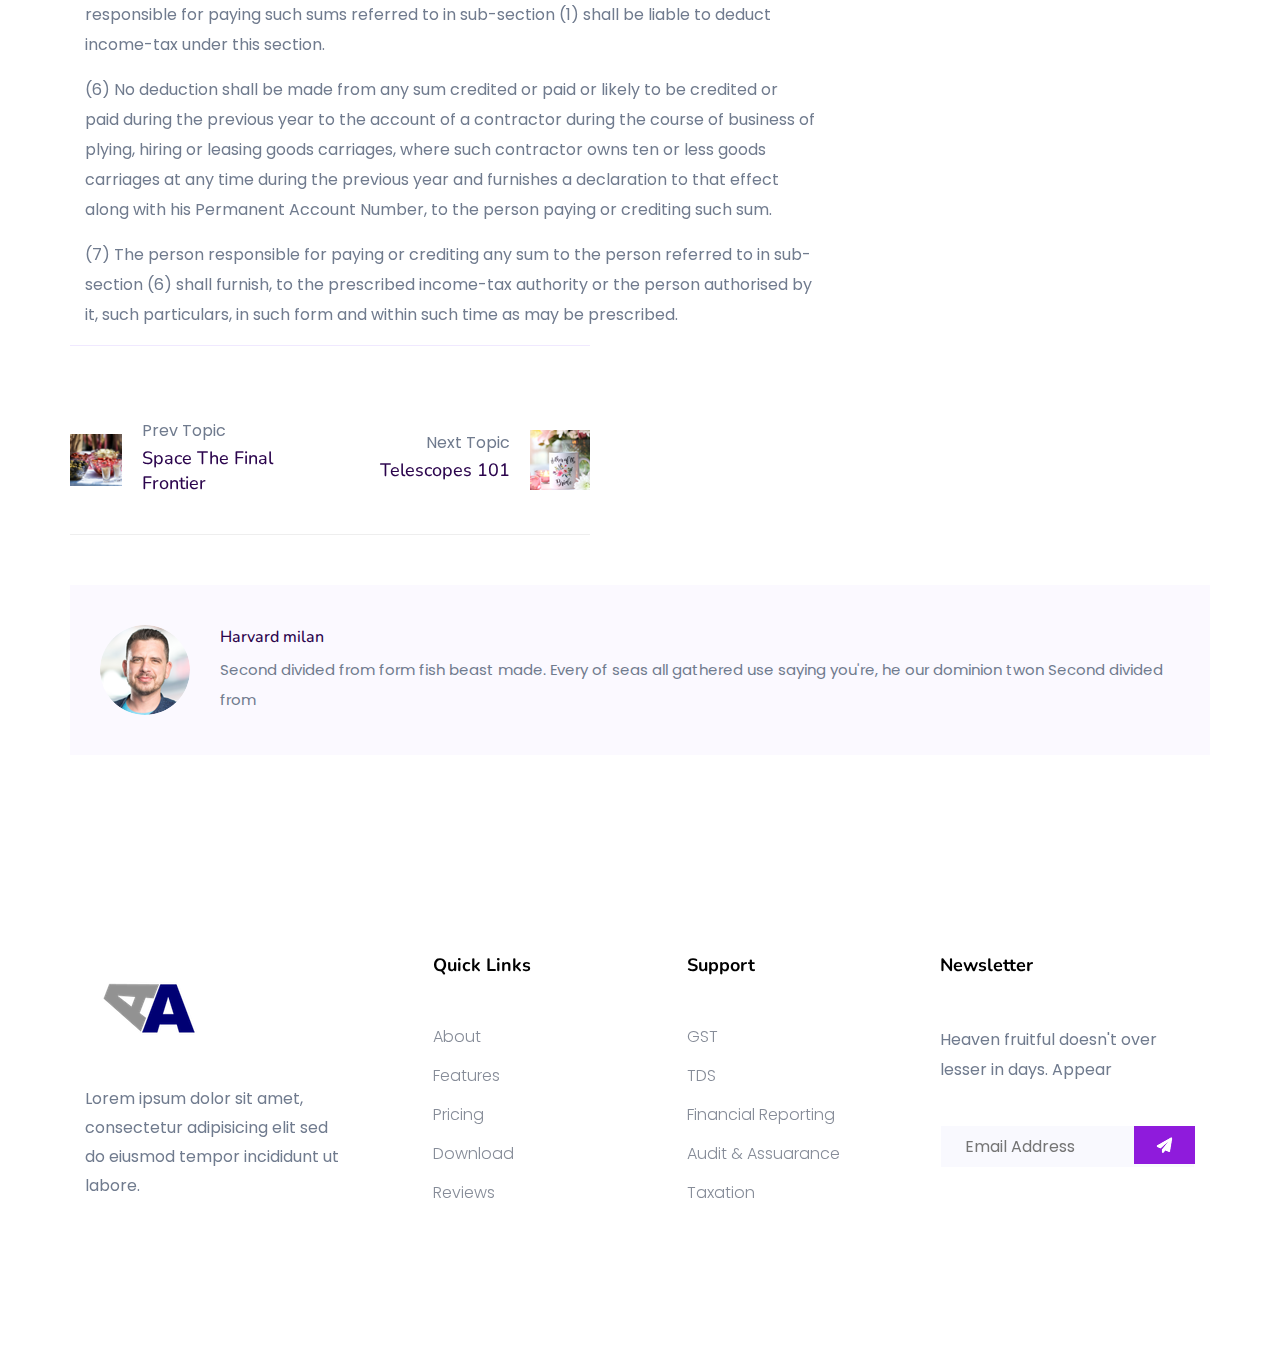
<file: Resource_tds_194C.html>
<!doctype html>
<html class="no-js" lang="zxx">

<head>
   <meta charset="utf-8">
   <meta http-equiv="x-ua-compatible" content="ie=edge">
  <title>App Landing Template </title>
   <meta name="description" content="">
   <meta name="viewport" content="width=device-width, initial-scale=1">

   <!-- <link rel="manifest" href="site.webmanifest"> -->
   <link rel="shortcut icon" type="image/x-icon" href="assets/img/favicon.ico">
   <!-- Place favicon.ico in the root directory -->
  
  <!-- CSS here -->
  <link rel="stylesheet" href="assets/css/bootstrap.min.css">
  <link rel="stylesheet" href="assets/css/owl.carousel.min.css">
  <link rel="stylesheet" href="assets/css/slicknav.css">
  <link rel="stylesheet" href="assets/css/animate.min.css">
  <link rel="stylesheet" href="assets/css/magnific-popup.css">
  <link rel="stylesheet" href="assets/css/fontawesome-all.min.css">
  <link rel="stylesheet" href="assets/css/themify-icons.css">
  <link rel="stylesheet" href="assets/css/slick.css">
  <link rel="stylesheet" href="assets/css/nice-select.css">
  <link rel="stylesheet" href="assets/css/style.css">
  <link rel="stylesheet" href="assets/css/responsive.css">
</head>

<body>
   <!-- Preloader Start -->
   <div id="preloader-active">
      <div class="preloader d-flex align-items-center justify-content-center">
            <div class="preloader-inner position-relative">
               <div class="preloader-circle"></div>
               <div class="preloader-img pere-text">
                  <img src="assets/img/logo/Preloader.jpg" alt="">
               </div>
            </div>
      </div>
   </div>
   <!-- Preloader Start-->
   <header>
      <!-- Header Start -->
     <div class="header-area header-transparrent ">
          <div class="main-header header-sticky">
              <div class="container">
                  <div class="row align-items-center">
                      <!-- Logo -->
                      <div class="col-xl-2 col-lg-2 col-md-2">
                          <div class="logo">
                              <a href="index.html"><img src="assets/img/logo/Alogo.png" alt=""></a>
                          </div>
                      </div>
                      <div class="col-xl-10 col-lg-10 col-md-10">
                          <!-- Main-menu -->
                          <div class="main-menu f-right d-none d-lg-block">
                              <nav>
                                  <ul id="navigation">    
                                      <li class="active"><a href="index.html"> Home</a></li>
                                      <li><a href="feature.html">Feature</a></li>
                                      <li><a href="services.html">Services</a></li>
                                      <li><a href="pricing.html">Pricing</a></li>
                                      <li><a href="#">Pages</a>
                                          <ul class="submenu">
                                              <li><a href="blog.html">Blog</a></li>
                                              <li><a href="single-blog.html">Blog Details</a></li>
                                              <li><a href="elements.html">Element</a></li>
                                          </ul>
                                      </li>
                                      <li><a href="contact.html">Contact</a></li>
                                  </ul>
                              </nav>
                          </div>
                      </div>
                      <!-- Mobile Menu -->
                      <div class="col-12">
                          <div class="mobile_menu d-block d-lg-none"></div>
                      </div>
                  </div>
              </div>
          </div>
     </div>
      <!-- Header End -->
  </header>       
  <!-- Slider Area Start-->
  <div class="say-something-aera pt-90 pb-90 fix"">
   <div class="container" style="padding-top: 20vh;">
       <div class="row justify-content-between align-items-center">
           <div class="offset-xl-1 offset-lg-1 col-xl-5 col-lg-5">
               <div class="say-something-cap">                   
                   <h1>Payment to Contractors</h1>
                   <a href="#"><h6>Income Tax Act</h6></a>
               </div>
           </div>
           <div class="col-xl-2 col-lg-3">
               <div class="say-btn">
                   <a href="#" class="btn radius-btn">Get an Expert</a>
               </div>
           </div>
       </div>
   </div>
   <!-- shape -->
   <div class="say-shape">
       <img src="assets/img/shape/say-shape-left.png" alt="" class="say-shape1 rotateme d-none d-xl-block">
       <img src="assets/img/shape/say-shape-right.png" alt="" class="say-shape2 d-none d-lg-block">
   </div>
</div>
</div>       
     <!-- Slider Area End-->
   <!--================Blog Area =================-->
   <section class="blog_area single-post-area">
      <div class="container">
         <div class="row">
            <div class="col-lg-8 posts-list">
               <div class="single-post">                  
                  <div class="blog_details">
                     <h2 id="income-tax-act">Section <strong>194C</strong> of Income Tax Act<strong> Payment to Contractors</strong></h2>
                     <ul class="blog-info-link mt-3 mb-4">
                        <li><a href="#"><i class="fa fa-user"></i> Travel, Lifestyle</a></li>
                        <li><a href="#"><i class="fa fa-comments"></i> 03 Comments</a></li>
                     </ul>
                     <p class="excert">
                        (1) Any person responsible for paying any sum to any resident (hereafter in this section referred to as the contractor) for carrying out any work (including supply of labour for carrying out any work) in pursuance of a contract between the contractor and a specified person shall, at the time of credit of such sum to the account of the contractor or at the time of payment thereof in cash or by issue of a cheque or draft or by any other mode, whichever is earlier, deduct an amount equal to
                     </p>
                     <p>
                        (i)  <strong>0.75%</strong> where the payment is being made or credit is being given to an individual or a Hindu undivided family;
                     </p> 
                     <p>
                        (ii)  <strong>1.5%</strong> where the payment is being made or credit is being given to a person other than an individual or a Hindu undivided family,
                     </p>                    
                     <p>
                        of such sum as income-tax on income comprised therein.
                     </p>
                     </div>
                     <p>
                        (2) Where any sum referred to in sub-section (1) is credited to any account, whether called "Suspense account" or by any other name, in the books of account of the person liable to pay such income, such crediting shall be deemed to be credit of such income to the account of the payee and the provisions of this section shall apply accordingly.
                     </p>
                     <p>
                        (3) Where any sum is paid or credited for carrying out any work mentioned in sub-clause (e) of clause (iv) of the Explanation, tax shall be deducted at source
                     </p>
                     <p>
                        (i)  on the invoice value excluding the value of material, if such value is mentioned separately in the invoice; or
                     </p>
                     <p>
                        (ii)  on the whole of the invoice value, if the value of material is not mentioned separately in the invoice.
                     </p>
                     <p>
                        (4) No individual or Hindu undivided family shall be liable to deduct income-tax on the sum credited or paid to the account of the contractor where such sum is credited or paid exclusively for personal purposes of such individual or any member of Hindu undivided family.                        
                     </p>
                     <p>
                        (5) No deduction shall be made from the amount of any sum credited or paid or likely to be credited or paid to the account of, or to, the contractor, if such sum does not exceed thirty thousand rupees:
                     </p>
                     <p>
                        <strong>Provided</strong> that where the aggregate of the amounts of such sums credited or paid or likely to be credited or paid during the financial year exceeds one lakh rupees, the person responsible for paying such sums referred to in sub-section (1) shall be liable to deduct income-tax under this section.
                     </p>
                     <p>
                        (6) No deduction shall be made from any sum credited or paid or likely to be credited or paid during the previous year to the account of a contractor during the course of business of plying, hiring or leasing goods carriages, where such contractor owns ten or less goods carriages at any time during the previous year and furnishes a declaration to that effect along with his Permanent Account Number, to the person paying or crediting such sum.
                     </p>
                     <p>
                        (7) The person responsible for paying or crediting any sum to the person referred to in sub-section (6) shall furnish, to the prescribed income-tax authority or the person authorised by it, such particulars, in such form and within such time as may be prescribed.
                     </p>
                     <p>
                        
                     </p>
                  </div>
               </div>
               <div class="navigation-top">                  
                  <div class="navigation-area">
                     <div class="row">
                        <div
                           class="col-lg-6 col-md-6 col-12 nav-left flex-row d-flex justify-content-start align-items-center">
                           <div class="thumb" style="background-color: black;">
                              <a href="#">
                                 <img class="img-fluid" src="assets/img/post/preview.png" alt="">
                              </a>
                           </div>
                           <div class="arrow">
                              <a href="#">
                                 <span class="lnr text-white ti-arrow-left"></span>
                              </a>
                           </div>
                           <div class="detials">
                              <p>Prev Topic</p>
                              <a href="#">
                                 <h4>Space The Final Frontier</h4>
                              </a>
                           </div>
                        </div>
                        <div
                           class="col-lg-6 col-md-6 col-12 nav-right flex-row d-flex justify-content-end align-items-center">
                           <div class="detials">
                              <p>Next Topic</p>
                              <a href="#">
                                 <h4>Telescopes 101</h4>
                              </a>
                           </div>
                           <div class="arrow">
                              <a href="#">
                                 <span class="lnr text-white ti-arrow-right"></span>
                              </a>
                           </div>
                           <div class="thumb">
                              <a href="#">
                                 <img class="img-fluid" src="assets/img/post/next.png" alt="">
                              </a>
                           </div>
                        </div>
                     </div>
                  </div>
               </div>
               <div class="blog-author">
                  <div class="media align-items-center">
                     <img src="assets/img/blog/author.png" alt="">
                     <div class="media-body">
                        <a href="#">
                           <h4>Harvard milan</h4>
                        </a>
                        <p>Second divided from form fish beast made. Every of seas all gathered use saying you're, he
                           our dominion twon Second divided from</p>
                     </div>
                  </div>
               </div>               
         </div>
      </div>
   </section>
   <!--================ Blog Area end =================-->
   <!-- Footer Start-->
   <div class="footer-main">
      <div class="footer-area footer-padding">
          <div class="container">
              <div class="row  justify-content-between">
                  <div class="col-lg-3 col-md-4 col-sm-8">
                       <div class="single-footer-caption mb-30">
                            <!-- logo -->
                           <div class="footer-logo">
                               <a href="index.html"><img src="assets/img/logo/Alogo.png" alt=""></a>
                           </div>
                           <div class="footer-tittle">
                               <div class="footer-pera">
                                   <p class="info1">Lorem ipsum dolor sit amet, consectetur adipisicing elit sed do eiusmod tempor incididunt ut labore.</p>
                              </div>
                           </div>
                       </div>
                  </div>
                  <div class="col-lg-2 col-md-4 col-sm-5">
                      <div class="single-footer-caption mb-50">
                          <div class="footer-tittle">
                              <h4>Quick Links</h4>
                              <ul>
                                  <li><a href="#">About</a></li>
                                  <li><a href="#">Features</a></li>
                                  <li><a href="#">Pricing</a></li>
                                  <li><a href="#">Download</a></li>
                                  <li><a href="#">Reviews</a></li>
                              </ul>
                          </div>
                      </div>
                  </div>
                  <div class="col-lg-2 col-md-4 col-sm-7">
                      <div class="single-footer-caption mb-50">
                          <div class="footer-tittle">
                              <h4>Support</h4>
                              <ul>
                                  <li><a href="#">GST</a></li>
                                  <li><a href="#">TDS</a></li>
                                  <li><a href="#">Financial Reporting</a></li>
                                  <li><a href="#">Audit & Assuarance</a></li>
                                  <li><a href="#">Taxation</a></li>
                              </ul>
                          </div>
                      </div>
                  </div>
                  <div class="col-lg-3 col-md-6 col-sm-8">
                      <div class="single-footer-caption mb-50">
                          <div class="footer-tittle">
                              <h4>Newsletter</h4>
                              <div class="footer-pera footer-pera2">
                               <p>Heaven fruitful doesn't over lesser in days. Appear </p>
                           </div>
                           <!-- Form -->
                           <div class="footer-form">
                               <div id="mc_embed_signup">
                                   <form target="_blank" action="https://spondonit.us12.list-manage.com/subscribe/post?u=1462626880ade1ac87bd9c93a&amp;id=92a4423d01" method="get" class="subscribe_form relative mail_part" novalidate="true">
                                       <input type="email" name="EMAIL" id="newsletter-form-email" placeholder=" Email Address " class="placeholder hide-on-focus" onfocus="this.placeholder = ''" onblur="this.placeholder = ' Email Address '">
                                       <div class="form-icon">
                                           <button type="submit" name="submit" id="newsletter-submit" class="email_icon newsletter-submit button-contactForm"><img src="assets/img/shape/form_icon.png" alt=""></button>
                                       </div>
                                       <div class="mt-10 info"></div>
                                   </form>
                               </div>
                           </div>
                          </div>
                      </div>
                  </div>
              </div>
              <!-- Copy-Right -->
              <div class="row align-items-center">                       
                      </div>
                  </div>
              </div>
          </div>
      </div>
    </div>
     <!-- Footer End-->

 </footer>

   </footer>
   
<!-- JS here -->
	
   <!-- All JS Custom Plugins Link Here here -->
   <script src="./assets/js/vendor/modernizr-3.5.0.min.js"></script>
   
   <!-- Jquery, Popper, Bootstrap -->
   <script src="./assets/js/vendor/jquery-1.12.4.min.js"></script>
   <script src="./assets/js/popper.min.js"></script>
   <script src="./assets/js/bootstrap.min.js"></script>
   <!-- Jquery Mobile Menu -->
   <script src="./assets/js/jquery.slicknav.min.js"></script>

   <!-- Jquery Slick , Owl-Carousel Plugins -->
   <script src="./assets/js/owl.carousel.min.js"></script>
   <script src="./assets/js/slick.min.js"></script>
   <!-- Date Picker -->
   <script src="./assets/js/gijgo.min.js"></script>
   <!-- One Page, Animated-HeadLin -->
   <script src="./assets/js/wow.min.js"></script>
   <script src="./assets/js/animated.headline.js"></script>
   <script src="./assets/js/jquery.magnific-popup.js"></script>

   <!-- Scrollup, nice-select, sticky -->
   <script src="./assets/js/jquery.scrollUp.min.js"></script>
   <script src="./assets/js/jquery.nice-select.min.js"></script>
   <script src="./assets/js/jquery.sticky.js"></script>
      
   <!-- contact js -->
   <script src="./assets/js/contact.js"></script>
   <script src="./assets/js/jquery.form.js"></script>
   <script src="./assets/js/jquery.validate.min.js"></script>
   <script src="./assets/js/mail-script.js"></script>
   <script src="./assets/js/jquery.ajaxchimp.min.js"></script>
   
   <!-- Jquery Plugins, main Jquery -->	
   <script src="./assets/js/plugins.js"></script>
   <script src="./assets/js/main.js"></script>
        
</body>

</html>
</file>
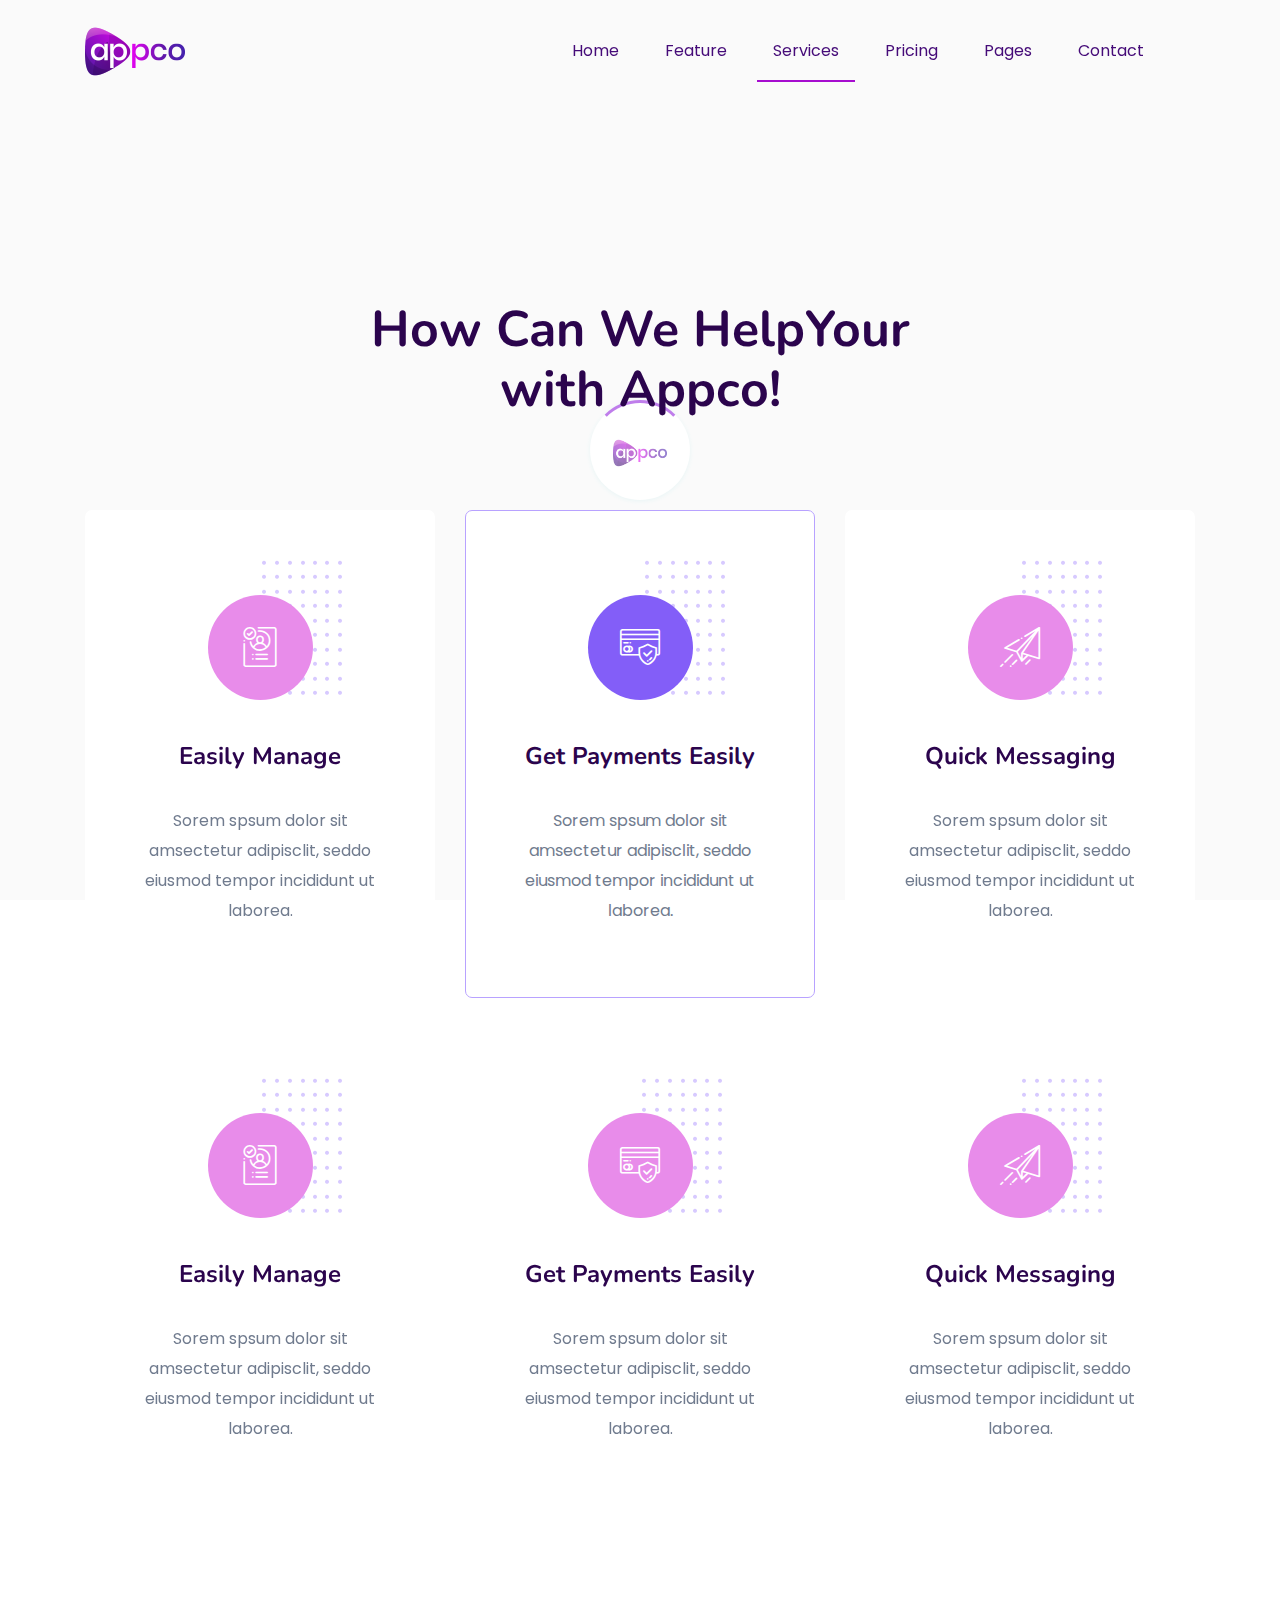
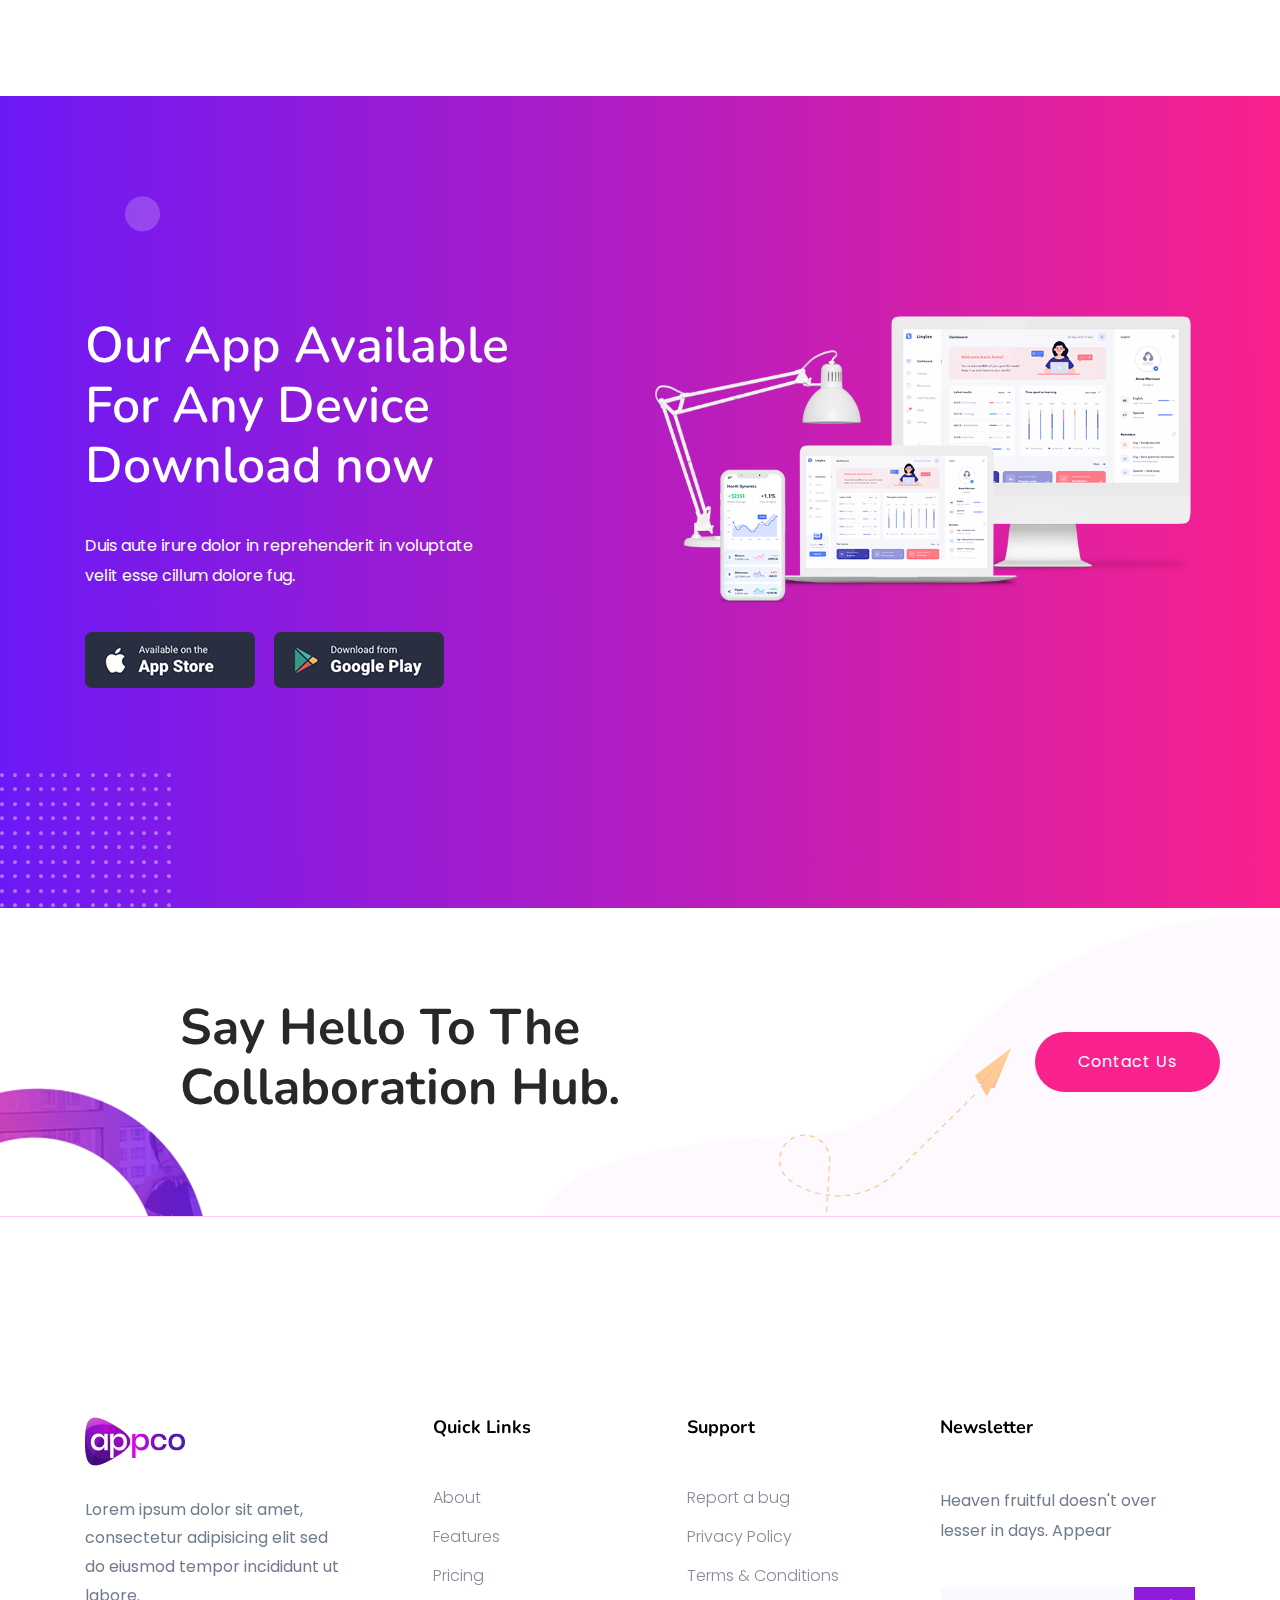
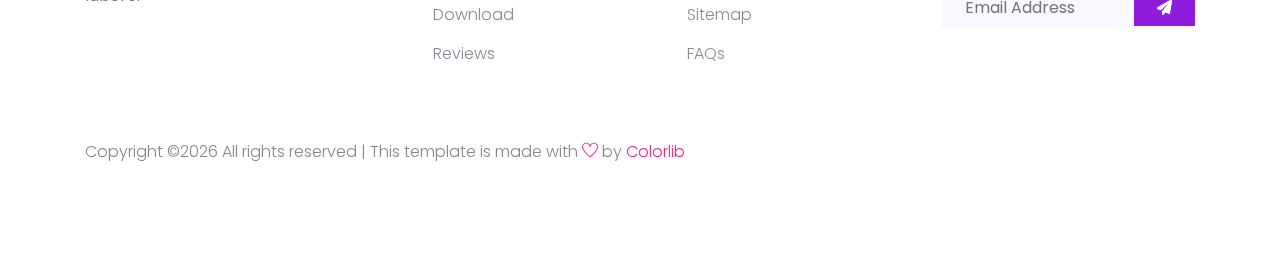
<file: services.html>
<!doctype html>
<html class="no-js" lang="zxx">
    <head>
        <meta charset="utf-8">
        <meta http-equiv="x-ua-compatible" content="ie=edge">
        <title>App Landing Template </title>
        <meta name="description" content="">
        <meta name="viewport" content="width=device-width, initial-scale=1">
        <link rel="manifest" href="site.webmanifest">
		<link rel="shortcut icon" type="image/x-icon" href="assets/img/favicon.ico">

		<!-- CSS here -->
            <link rel="stylesheet" href="assets/css/bootstrap.min.css">
            <link rel="stylesheet" href="assets/css/owl.carousel.min.css">
            <link rel="stylesheet" href="assets/css/flaticon.css">
            <link rel="stylesheet" href="assets/css/slicknav.css">
            <link rel="stylesheet" href="assets/css/animate.min.css">
            <link rel="stylesheet" href="assets/css/magnific-popup.css">
            <link rel="stylesheet" href="assets/css/fontawesome-all.min.css">
            <link rel="stylesheet" href="assets/css/themify-icons.css">
            <link rel="stylesheet" href="assets/css/slick.css">
            <link rel="stylesheet" href="assets/css/nice-select.css">
            <link rel="stylesheet" href="assets/css/style.css">
            <link rel="stylesheet" href="assets/css/responsive.css">
   </head>

   <body>
       
    <!-- Preloader Start -->
    <div id="preloader-active">
        <div class="preloader d-flex align-items-center justify-content-center">
            <div class="preloader-inner position-relative">
                <div class="preloader-circle"></div>
                <div class="preloader-img pere-text">
                    <img src="assets/img/logo/logo.png" alt="">
                </div>
            </div>
        </div>
    </div>
    <!-- Preloader Start -->

    <header>
        <!-- Header Start -->
       <div class="header-area header-transparrent ">
            <div class="main-header header-sticky">
                <div class="container">
                    <div class="row align-items-center">
                        <!-- Logo -->
                        <div class="col-xl-2 col-lg-2 col-md-2">
                            <div class="logo">
                                <a href="index.html"><img src="assets/img/logo/logo.png" alt=""></a>
                            </div>
                        </div>
                        <div class="col-xl-10 col-lg-10 col-md-10">
                            <!-- Main-menu -->
                            <div class="main-menu f-right d-none d-lg-block">
                                <nav>
                                    <ul id="navigation">    
                                        <li><a href="index.html"> Home</a></li>
                                        <li><a href="feature.html">Feature</a></li>
                                        <li  class="active"><a href="services.html">Services</a></li>
                                        <li><a href="pricing.html">Pricing</a></li>
                                        <li><a href="#">Pages</a>
                                            <ul class="submenu">
                                                <li><a href="blog.html">Blog</a></li>
                                                <li><a href="single-blog.html">Blog Details</a></li>
                                                <li><a href="elements.html">Element</a></li>
                                            </ul>
                                        </li>
                                        <li><a href="contact.html">Contact</a></li>
                                    </ul>
                                </nav>
                            </div>
                        </div>
                        <!-- Mobile Menu -->
                        <div class="col-12">
                            <div class="mobile_menu d-block d-lg-none"></div>
                        </div>
                    </div>
                </div>
            </div>
       </div>
        <!-- Header End -->
    </header>

    <main>

        <!-- Services Area Start -->
        <section class="service-area services-padding">
            <div class="container">
                <!-- Section Tittle -->
                <div class="row d-flex justify-content-center">
                    <div class="col-lg-6">
                        <div class="section-tittle text-center">
                            <h2>How Can We HelpYour<br>with Appco!</h2>
                        </div>
                    </div>
                </div>
                <!-- Section caption -->
                <div class="row">
                    <div class="col-xl-4 col-lg-4 col-md-6">
                        <div class="services-caption text-center mb-30">
                            <div class="service-icon">
                                <span class="flaticon-businessman"></span>
                            </div> 
                            <div class="service-cap">
                                <h4><a href="#">Easily Manage</a></h4>
                                <p>Sorem spsum dolor sit amsectetur adipisclit, seddo eiusmod tempor incididunt ut laborea.</p>
                            </div>
                        </div>
                    </div>
                    <div class="col-xl-4 col-lg-4 col-md-6">
                        <div class="services-caption active text-center mb-30">
                            <div class="service-icon">
                                <span class="flaticon-pay"></span>
                            </div> 
                            <div class="service-cap">
                                <h4><a href="#">Get Payments Easily</a></h4>
                                <p>Sorem spsum dolor sit amsectetur adipisclit, seddo eiusmod tempor incididunt ut laborea.</p>
                            </div>
                        </div>
                    </div> 
                    <div class="col-xl-4 col-lg-4 col-md-6">
                        <div class="services-caption text-center mb-30">
                            <div class="service-icon">
                                <span class="flaticon-plane"></span>
                            </div> 
                            <div class="service-cap">
                                <h4><a href="#">Quick Messaging</a></h4>
                                <p>Sorem spsum dolor sit amsectetur adipisclit, seddo eiusmod tempor incididunt ut laborea.</p>
                            </div>
                        </div>
                    </div>  
                    <div class="col-xl-4 col-lg-4 col-md-6">
                        <div class="services-caption text-center mb-30">
                            <div class="service-icon">
                                <span class="flaticon-businessman"></span>
                            </div> 
                            <div class="service-cap">
                                <h4><a href="#">Easily Manage</a></h4>
                                <p>Sorem spsum dolor sit amsectetur adipisclit, seddo eiusmod tempor incididunt ut laborea.</p>
                            </div>
                        </div>
                    </div>
                    <div class="col-xl-4 col-lg-4 col-md-6">
                        <div class="services-caption text-center mb-30">
                            <div class="service-icon">
                                <span class="flaticon-pay"></span>
                            </div> 
                            <div class="service-cap">
                                <h4><a href="#">Get Payments Easily</a></h4>
                                <p>Sorem spsum dolor sit amsectetur adipisclit, seddo eiusmod tempor incididunt ut laborea.</p>
                            </div>
                        </div>
                    </div> 
                    <div class="col-xl-4 col-lg-4 col-md-6">
                        <div class="services-caption text-center mb-30">
                            <div class="service-icon">
                                <span class="flaticon-plane"></span>
                            </div> 
                            <div class="service-cap">
                                <h4><a href="#">Quick Messaging</a></h4>
                                <p>Sorem spsum dolor sit amsectetur adipisclit, seddo eiusmod tempor incididunt ut laborea.</p>
                            </div>
                        </div>
                    </div>
                </div>
            </div>
        </section>
        <!-- Services Area End -->
        
        <!-- Available App  Start-->
        <div class="available-app-area">
            <div class="container">
                <div class="row d-flex justify-content-between">
                    <div class="col-xl-5 col-lg-6">
                        <div class="app-caption">
                            <div class="section-tittle section-tittle3">
                                <h2>Our App Available For Any Device Download now</h2>
                                <p>Duis aute irure dolor in reprehenderit in voluptate velit esse cillum dolore fug.</p>
                                <div class="app-btn">
                                    <a href="#" class="app-btn1"><img src="assets/img/shape/app_btn1.png" alt=""></a>
                                    <a href="#" class="app-btn2"><img src="assets/img/shape/app_btn2.png" alt=""></a>
                                </div>
                            </div>
                        </div>
                    </div>
                    <div class="col-xl-6 col-lg-6">
                        <div class="app-img">
                            <img src="assets/img/shape/available-app.png" alt="">
                        </div>
                    </div>
                </div>
            </div>
            <!-- Shape -->
            <div class="app-shape">
                <img src="assets/img/shape/app-shape-top.png" alt="" class="app-shape-top heartbeat d-none d-lg-block">
                <img src="assets/img/shape/app-shape-left.png" alt="" class="app-shape-left d-none d-xl-block">
                <!-- <img src="assets/img/shape/app-shape-right.png" alt="" class="app-shape-right bounce-animate "> -->
            </div>
        </div>
        <!-- Available App End-->

        <!-- Say Something Start -->
        <div class="say-something-aera pt-90 pb-90 fix">
            <div class="container">
                <div class="row justify-content-between align-items-center">
                    <div class="offset-xl-1 offset-lg-1 col-xl-5 col-lg-5">
                        <div class="say-something-cap">
                            <h2>Say Hello To The Collaboration Hub.</h2>
                        </div>
                    </div>
                    <div class="col-xl-2 col-lg-3">
                        <div class="say-btn">
                            <a href="#" class="btn radius-btn">Contact Us</a>
                        </div>
                    </div>
                </div>
            </div>
            <!-- shape -->
            <div class="say-shape">
                <img src="assets/img/shape/say-shape-left.png" alt="" class="say-shape1 rotateme d-none d-xl-block">
                <img src="assets/img/shape/say-shape-right.png" alt="" class="say-shape2 d-none d-lg-block">
            </div>
        </div>
        <!-- Say Something End -->
     
    </main>
   <footer>

       <!-- Footer Start-->
      <div class="footer-main">
        <div class="footer-area footer-padding">
            <div class="container">
                <div class="row  justify-content-between">
                    <div class="col-lg-3 col-md-4 col-sm-8">
                         <div class="single-footer-caption mb-30">
                              <!-- logo -->
                             <div class="footer-logo">
                                 <a href="index.html"><img src="assets/img/logo/logo2_footer.png" alt=""></a>
                             </div>
                             <div class="footer-tittle">
                                 <div class="footer-pera">
                                     <p class="info1">Lorem ipsum dolor sit amet, consectetur adipisicing elit sed do eiusmod tempor incididunt ut labore.</p>
                                </div>
                             </div>
                         </div>
                    </div>
                    <div class="col-lg-2 col-md-4 col-sm-5">
                        <div class="single-footer-caption mb-50">
                            <div class="footer-tittle">
                                <h4>Quick Links</h4>
                                <ul>
                                    <li><a href="#">About</a></li>
                                    <li><a href="#">Features</a></li>
                                    <li><a href="#">Pricing</a></li>
                                    <li><a href="#">Download</a></li>
                                    <li><a href="#">Reviews</a></li>
                                </ul>
                            </div>
                        </div>
                    </div>
                    <div class="col-lg-2 col-md-4 col-sm-7">
                        <div class="single-footer-caption mb-50">
                            <div class="footer-tittle">
                                <h4>Support</h4>
                                <ul>
                                    <li><a href="#">Report a bug</a></li>
                                    <li><a href="#">Privacy Policy</a></li>
                                    <li><a href="#">Terms & Conditions</a></li>
                                    <li><a href="#">Sitemap</a></li>
                                    <li><a href="#">FAQs</a></li>
                                </ul>
                            </div>
                        </div>
                    </div>
                    <div class="col-lg-3 col-md-6 col-sm-8">
                        <div class="single-footer-caption mb-50">
                            <div class="footer-tittle">
                                <h4>Newsletter</h4>
                                <div class="footer-pera footer-pera2">
                                 <p>Heaven fruitful doesn't over lesser in days. Appear </p>
                             </div>
                             <!-- Form -->
                             <div class="footer-form">
                                 <div id="mc_embed_signup">
                                     <form target="_blank" action="https://spondonit.us12.list-manage.com/subscribe/post?u=1462626880ade1ac87bd9c93a&amp;id=92a4423d01" method="get" class="subscribe_form relative mail_part" novalidate="true">
                                         <input type="email" name="EMAIL" id="newsletter-form-email" placeholder=" Email Address " class="placeholder hide-on-focus" onfocus="this.placeholder = ''" onblur="this.placeholder = ' Email Address '">
                                         <div class="form-icon">
                                             <button type="submit" name="submit" id="newsletter-submit" class="email_icon newsletter-submit button-contactForm"><img src="assets/img/shape/form_icon.png" alt=""></button>
                                         </div>
                                         <div class="mt-10 info"></div>
                                     </form>
                                 </div>
                             </div>
                            </div>
                        </div>
                    </div>
                </div>
                <!-- Copy-Right -->
                <div class="row align-items-center">
                    <div class="col-xl-12 ">
                        <div class="footer-copy-right">
                            <p><!-- Link back to Colorlib can't be removed. Template is licensed under CC BY 3.0. -->
  Copyright &copy;<script>document.write(new Date().getFullYear());</script> All rights reserved | This template is made with <i class="ti-heart" aria-hidden="true"></i> by <a href="https://colorlib.com" target="_blank">Colorlib</a>
  <!-- Link back to Colorlib can't be removed. Template is licensed under CC BY 3.0. --></p>
                        </div>
                    </div>
                </div>
            </div>
        </div>
      </div>
       <!-- Footer End-->

   </footer>
   
	<!-- JS here -->
	
		<!-- All JS Custom Plugins Link Here here -->
        <script src="./assets/js/vendor/modernizr-3.5.0.min.js"></script>
		
		<!-- Jquery, Popper, Bootstrap -->
		<script src="./assets/js/vendor/jquery-1.12.4.min.js"></script>
        <script src="./assets/js/popper.min.js"></script>
        <script src="./assets/js/bootstrap.min.js"></script>
	    <!-- Jquery Mobile Menu -->
        <script src="./assets/js/jquery.slicknav.min.js"></script>

		<!-- Jquery Slick , Owl-Carousel Plugins -->
        <script src="./assets/js/owl.carousel.min.js"></script>
        <script src="./assets/js/slick.min.js"></script>
        <!-- Date Picker -->
        <script src="./assets/js/gijgo.min.js"></script>
		<!-- One Page, Animated-HeadLin -->
        <script src="./assets/js/wow.min.js"></script>
		<script src="./assets/js/animated.headline.js"></script>
        <script src="./assets/js/jquery.magnific-popup.js"></script>

		<!-- Scrollup, nice-select, sticky -->
        <script src="./assets/js/jquery.scrollUp.min.js"></script>
        <script src="./assets/js/jquery.nice-select.min.js"></script>
		<script src="./assets/js/jquery.sticky.js"></script>
        
        <!-- contact js -->
        <script src="./assets/js/contact.js"></script>
        <script src="./assets/js/jquery.form.js"></script>
        <script src="./assets/js/jquery.validate.min.js"></script>
        <script src="./assets/js/mail-script.js"></script>
        <script src="./assets/js/jquery.ajaxchimp.min.js"></script>
        
		<!-- Jquery Plugins, main Jquery -->	
        <script src="./assets/js/plugins.js"></script>
        <script src="./assets/js/main.js"></script>
        
    </body>
</html>
</file>
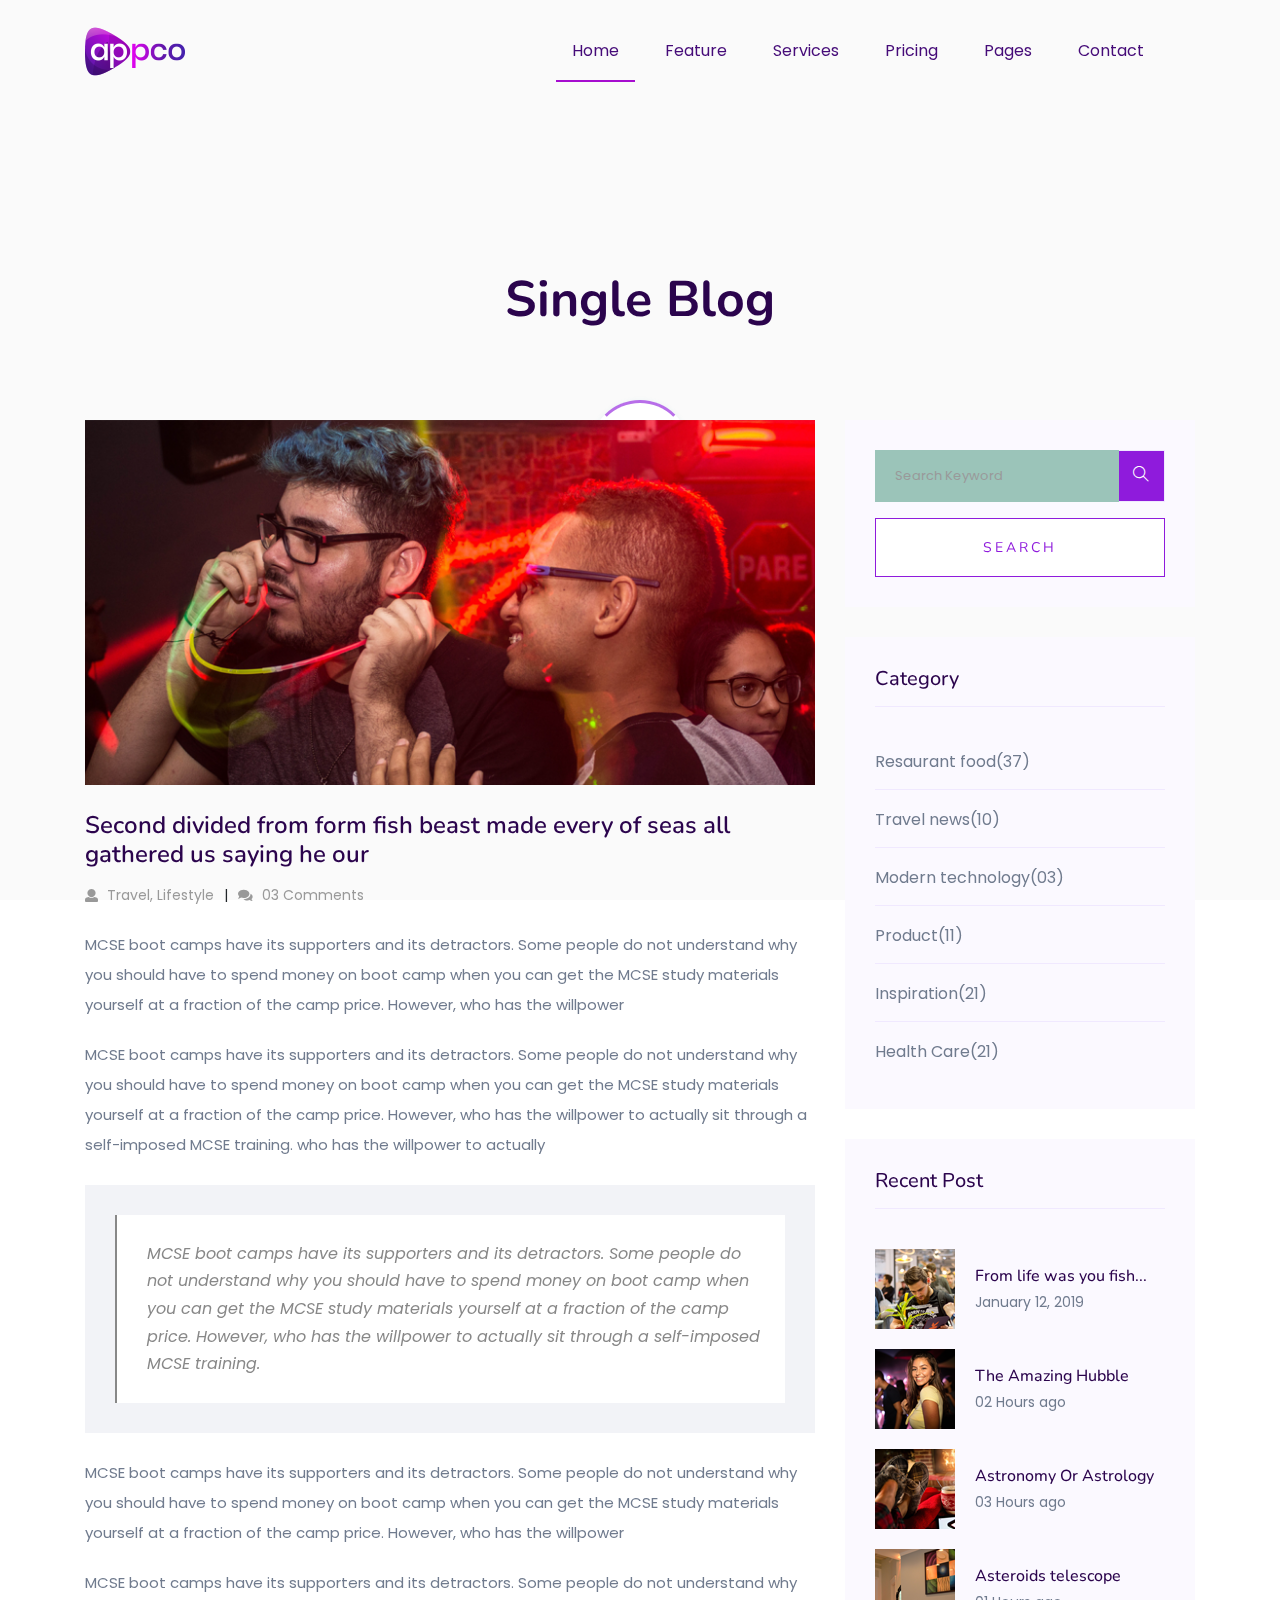
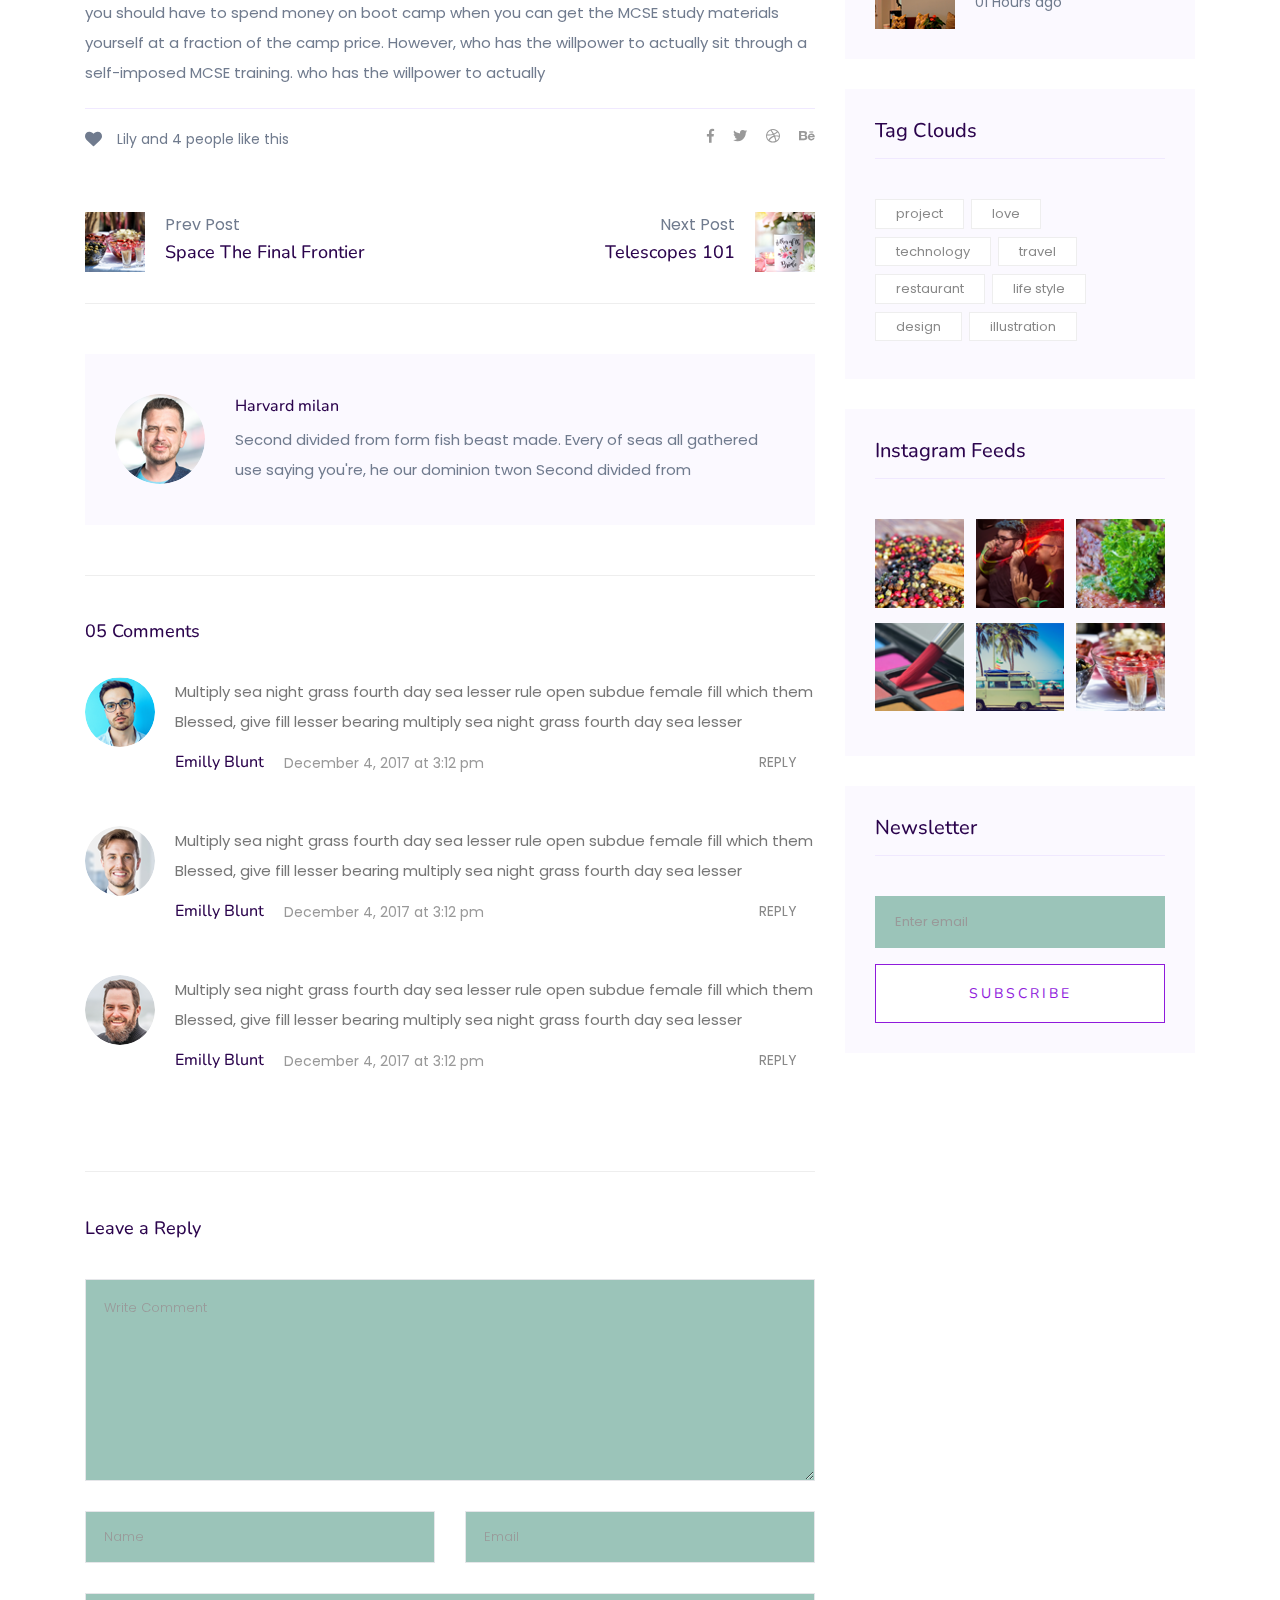
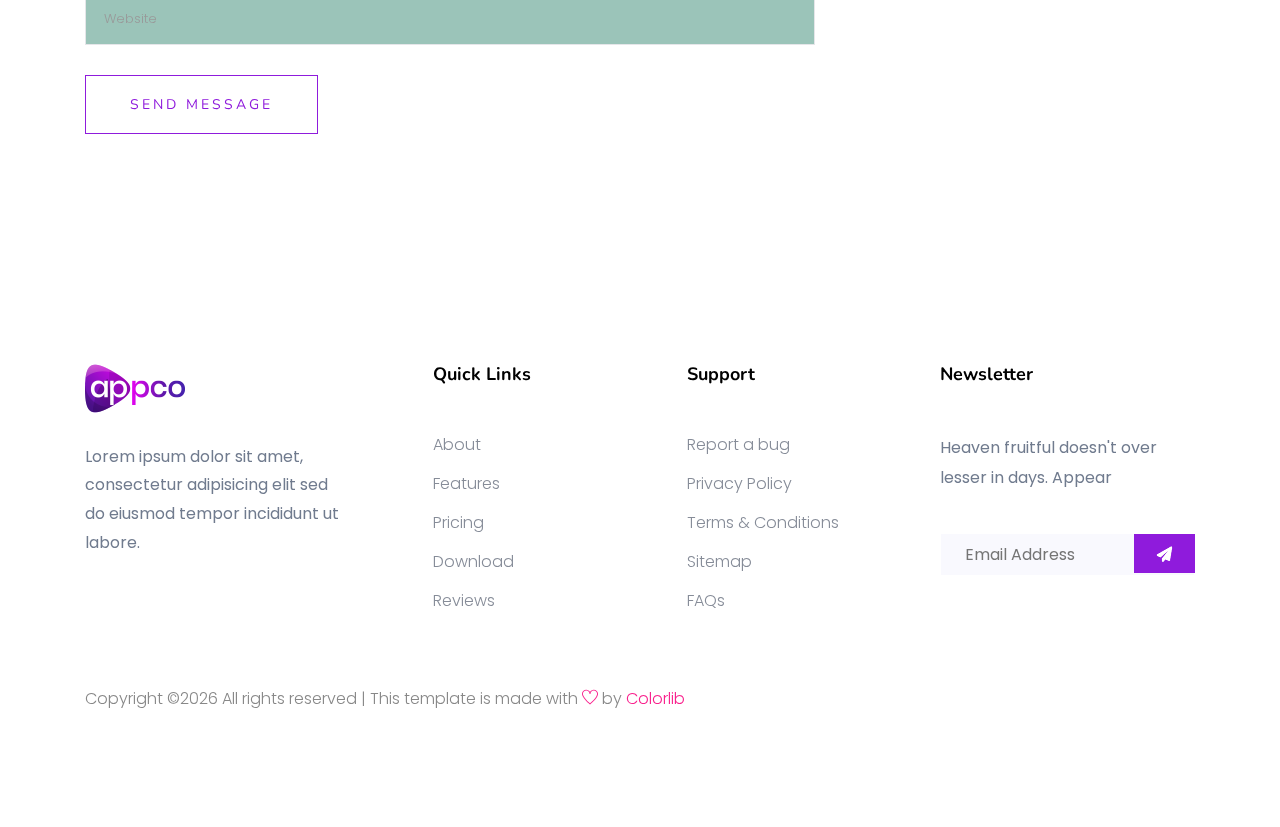
<file: single-blog.html>
<!doctype html>
<html class="no-js" lang="zxx">

<head>
   <meta charset="utf-8">
   <meta http-equiv="x-ua-compatible" content="ie=edge">
  <title>App Landing Template </title>
   <meta name="description" content="">
   <meta name="viewport" content="width=device-width, initial-scale=1">

   <!-- <link rel="manifest" href="site.webmanifest"> -->
   <link rel="shortcut icon" type="image/x-icon" href="assets/img/favicon.ico">
   <!-- Place favicon.ico in the root directory -->
  
  <!-- CSS here -->
  <link rel="stylesheet" href="assets/css/bootstrap.min.css">
  <link rel="stylesheet" href="assets/css/owl.carousel.min.css">
  <link rel="stylesheet" href="assets/css/slicknav.css">
  <link rel="stylesheet" href="assets/css/animate.min.css">
  <link rel="stylesheet" href="assets/css/magnific-popup.css">
  <link rel="stylesheet" href="assets/css/fontawesome-all.min.css">
  <link rel="stylesheet" href="assets/css/themify-icons.css">
  <link rel="stylesheet" href="assets/css/slick.css">
  <link rel="stylesheet" href="assets/css/nice-select.css">
  <link rel="stylesheet" href="assets/css/style.css">
  <link rel="stylesheet" href="assets/css/responsive.css">
</head>

<body>
   <!-- Preloader Start -->
   <div id="preloader-active">
      <div class="preloader d-flex align-items-center justify-content-center">
            <div class="preloader-inner position-relative">
               <div class="preloader-circle"></div>
               <div class="preloader-img pere-text">
                  <img src="assets/img/logo/logo.png" alt="">
               </div>
            </div>
      </div>
   </div>
   <!-- Preloader Start-->
   <header>
      <!-- Header Start -->
     <div class="header-area header-transparrent ">
          <div class="main-header header-sticky">
              <div class="container">
                  <div class="row align-items-center">
                      <!-- Logo -->
                      <div class="col-xl-2 col-lg-2 col-md-2">
                          <div class="logo">
                              <a href="index.html"><img src="assets/img/logo/logo.png" alt=""></a>
                          </div>
                      </div>
                      <div class="col-xl-10 col-lg-10 col-md-10">
                          <!-- Main-menu -->
                          <div class="main-menu f-right d-none d-lg-block">
                              <nav>
                                  <ul id="navigation">    
                                      <li class="active"><a href="index.html"> Home</a></li>
                                      <li><a href="feature.html">Feature</a></li>
                                      <li><a href="services.html">Services</a></li>
                                      <li><a href="pricing.html">Pricing</a></li>
                                      <li><a href="#">Pages</a>
                                          <ul class="submenu">
                                              <li><a href="blog.html">Blog</a></li>
                                              <li><a href="single-blog.html">Blog Details</a></li>
                                              <li><a href="elements.html">Element</a></li>
                                          </ul>
                                      </li>
                                      <li><a href="contact.html">Contact</a></li>
                                  </ul>
                              </nav>
                          </div>
                      </div>
                      <!-- Mobile Menu -->
                      <div class="col-12">
                          <div class="mobile_menu d-block d-lg-none"></div>
                      </div>
                  </div>
              </div>
          </div>
     </div>
      <!-- Header End -->
  </header>
       <!-- Slider Area Start-->
       <div class="services-area">
         <div class="container">

             <!-- Section-tittle -->
             <div class="row d-flex justify-content-center">
                 <div class="col-lg-8">
                     <div class="section-tittle text-center mb-80">
                         <h2>Single Blog​</h2>
                     </div>
                 </div>
             </div>
         </div>
     </div>
     <!-- Slider Area End-->
   <!--================Blog Area =================-->
   <section class="blog_area single-post-area">
      <div class="container">
         <div class="row">
            <div class="col-lg-8 posts-list">
               <div class="single-post">
                  <div class="feature-img">
                     <img class="img-fluid" src="assets/img/blog/single_blog_1.png" alt="">
                  </div>
                  <div class="blog_details">
                     <h2>Second divided from form fish beast made every of seas
                        all gathered us saying he our
                     </h2>
                     <ul class="blog-info-link mt-3 mb-4">
                        <li><a href="#"><i class="fa fa-user"></i> Travel, Lifestyle</a></li>
                        <li><a href="#"><i class="fa fa-comments"></i> 03 Comments</a></li>
                     </ul>
                     <p class="excert">
                        MCSE boot camps have its supporters and its detractors. Some people do not understand why you
                        should have to spend money on boot camp when you can get the MCSE study materials yourself at a
                        fraction of the camp price. However, who has the willpower
                     </p>
                     <p>
                        MCSE boot camps have its supporters and its detractors. Some people do not understand why you
                        should have to spend money on boot camp when you can get the MCSE study materials yourself at a
                        fraction of the camp price. However, who has the willpower to actually sit through a
                        self-imposed MCSE training. who has the willpower to actually
                     </p>
                     <div class="quote-wrapper">
                        <div class="quotes">
                           MCSE boot camps have its supporters and its detractors. Some people do not understand why you
                           should have to spend money on boot camp when you can get the MCSE study materials yourself at
                           a fraction of the camp price. However, who has the willpower to actually sit through a
                           self-imposed MCSE training.
                        </div>
                     </div>
                     <p>
                        MCSE boot camps have its supporters and its detractors. Some people do not understand why you
                        should have to spend money on boot camp when you can get the MCSE study materials yourself at a
                        fraction of the camp price. However, who has the willpower
                     </p>
                     <p>
                        MCSE boot camps have its supporters and its detractors. Some people do not understand why you
                        should have to spend money on boot camp when you can get the MCSE study materials yourself at a
                        fraction of the camp price. However, who has the willpower to actually sit through a
                        self-imposed MCSE training. who has the willpower to actually
                     </p>
                  </div>
               </div>
               <div class="navigation-top">
                  <div class="d-sm-flex justify-content-between text-center">
                     <p class="like-info"><span class="align-middle"><i class="fa fa-heart"></i></span> Lily and 4
                        people like this</p>
                     <div class="col-sm-4 text-center my-2 my-sm-0">
                        <!-- <p class="comment-count"><span class="align-middle"><i class="fa fa-comment"></i></span> 06 Comments</p> -->
                     </div>
                     <ul class="social-icons">
                        <li><a href="#"><i class="fab fa-facebook-f"></i></a></li>
                        <li><a href="#"><i class="fab fa-twitter"></i></a></li>
                        <li><a href="#"><i class="fab fa-dribbble"></i></a></li>
                        <li><a href="#"><i class="fab fa-behance"></i></a></li>
                     </ul>
                  </div>
                  <div class="navigation-area">
                     <div class="row">
                        <div
                           class="col-lg-6 col-md-6 col-12 nav-left flex-row d-flex justify-content-start align-items-center">
                           <div class="thumb">
                              <a href="#">
                                 <img class="img-fluid" src="assets/img/post/preview.png" alt="">
                              </a>
                           </div>
                           <div class="arrow">
                              <a href="#">
                                 <span class="lnr text-white ti-arrow-left"></span>
                              </a>
                           </div>
                           <div class="detials">
                              <p>Prev Post</p>
                              <a href="#">
                                 <h4>Space The Final Frontier</h4>
                              </a>
                           </div>
                        </div>
                        <div
                           class="col-lg-6 col-md-6 col-12 nav-right flex-row d-flex justify-content-end align-items-center">
                           <div class="detials">
                              <p>Next Post</p>
                              <a href="#">
                                 <h4>Telescopes 101</h4>
                              </a>
                           </div>
                           <div class="arrow">
                              <a href="#">
                                 <span class="lnr text-white ti-arrow-right"></span>
                              </a>
                           </div>
                           <div class="thumb">
                              <a href="#">
                                 <img class="img-fluid" src="assets/img/post/next.png" alt="">
                              </a>
                           </div>
                        </div>
                     </div>
                  </div>
               </div>
               <div class="blog-author">
                  <div class="media align-items-center">
                     <img src="assets/img/blog/author.png" alt="">
                     <div class="media-body">
                        <a href="#">
                           <h4>Harvard milan</h4>
                        </a>
                        <p>Second divided from form fish beast made. Every of seas all gathered use saying you're, he
                           our dominion twon Second divided from</p>
                     </div>
                  </div>
               </div>
               <div class="comments-area">
                  <h4>05 Comments</h4>
                  <div class="comment-list">
                     <div class="single-comment justify-content-between d-flex">
                        <div class="user justify-content-between d-flex">
                           <div class="thumb">
                              <img src="assets/img/comment/comment_1.png" alt="">
                           </div>
                           <div class="desc">
                              <p class="comment">
                                 Multiply sea night grass fourth day sea lesser rule open subdue female fill which them
                                 Blessed, give fill lesser bearing multiply sea night grass fourth day sea lesser
                              </p>
                              <div class="d-flex justify-content-between">
                                 <div class="d-flex align-items-center">
                                    <h5>
                                       <a href="#">Emilly Blunt</a>
                                    </h5>
                                    <p class="date">December 4, 2017 at 3:12 pm </p>
                                 </div>
                                 <div class="reply-btn">
                                    <a href="#" class="btn-reply text-uppercase">reply</a>
                                 </div>
                              </div>
                           </div>
                        </div>
                     </div>
                  </div>
                  <div class="comment-list">
                     <div class="single-comment justify-content-between d-flex">
                        <div class="user justify-content-between d-flex">
                           <div class="thumb">
                              <img src="assets/img/comment/comment_2.png" alt="">
                           </div>
                           <div class="desc">
                              <p class="comment">
                                 Multiply sea night grass fourth day sea lesser rule open subdue female fill which them
                                 Blessed, give fill lesser bearing multiply sea night grass fourth day sea lesser
                              </p>
                              <div class="d-flex justify-content-between">
                                 <div class="d-flex align-items-center">
                                    <h5>
                                       <a href="#">Emilly Blunt</a>
                                    </h5>
                                    <p class="date">December 4, 2017 at 3:12 pm </p>
                                 </div>
                                 <div class="reply-btn">
                                    <a href="#" class="btn-reply text-uppercase">reply</a>
                                 </div>
                              </div>
                           </div>
                        </div>
                     </div>
                  </div>
                  <div class="comment-list">
                     <div class="single-comment justify-content-between d-flex">
                        <div class="user justify-content-between d-flex">
                           <div class="thumb">
                              <img src="assets/img/comment/comment_3.png" alt="">
                           </div>
                           <div class="desc">
                              <p class="comment">
                                 Multiply sea night grass fourth day sea lesser rule open subdue female fill which them
                                 Blessed, give fill lesser bearing multiply sea night grass fourth day sea lesser
                              </p>
                              <div class="d-flex justify-content-between">
                                 <div class="d-flex align-items-center">
                                    <h5>
                                       <a href="#">Emilly Blunt</a>
                                    </h5>
                                    <p class="date">December 4, 2017 at 3:12 pm </p>
                                 </div>
                                 <div class="reply-btn">
                                    <a href="#" class="btn-reply text-uppercase">reply</a>
                                 </div>
                              </div>
                           </div>
                        </div>
                     </div>
                  </div>
               </div>
               <div class="comment-form">
                  <h4>Leave a Reply</h4>
                  <form class="form-contact comment_form" action="#" id="commentForm">
                     <div class="row">
                        <div class="col-12">
                           <div class="form-group">
                              <textarea class="form-control w-100" name="comment" id="comment" cols="30" rows="9"
                                 placeholder="Write Comment"></textarea>
                           </div>
                        </div>
                        <div class="col-sm-6">
                           <div class="form-group">
                              <input class="form-control" name="name" id="name" type="text" placeholder="Name">
                           </div>
                        </div>
                        <div class="col-sm-6">
                           <div class="form-group">
                              <input class="form-control" name="email" id="email" type="email" placeholder="Email">
                           </div>
                        </div>
                        <div class="col-12">
                           <div class="form-group">
                              <input class="form-control" name="website" id="website" type="text" placeholder="Website">
                           </div>
                        </div>
                     </div>
                     <div class="form-group">
                        <button type="submit" class="button button-contactForm btn_1 boxed-btn">Send Message</button>
                     </div>
                  </form>
               </div>
            </div>
            <div class="col-lg-4">
               <div class="blog_right_sidebar">
                  <aside class="single_sidebar_widget search_widget">
                     <form action="#">
                        <div class="form-group">
                           <div class="input-group mb-3">
                              <input type="text" class="form-control" placeholder='Search Keyword'
                                 onfocus="this.placeholder = ''" onblur="this.placeholder = 'Search Keyword'">
                              <div class="input-group-append">
                                 <button class="btns" type="button"><i class="ti-search"></i></button>
                              </div>
                           </div>
                        </div>
                        <button class="button rounded-0 primary-bg text-white w-100 btn_1 boxed-btn"
                           type="submit">Search</button>
                     </form>
                  </aside>
                  <aside class="single_sidebar_widget post_category_widget">
                     <h4 class="widget_title">Category</h4>
                     <ul class="list cat-list">
                        <li>
                           <a href="#" class="d-flex">
                              <p>Resaurant food</p>
                              <p>(37)</p>
                           </a>
                        </li>
                        <li>
                           <a href="#" class="d-flex">
                              <p>Travel news</p>
                              <p>(10)</p>
                           </a>
                        </li>
                        <li>
                           <a href="#" class="d-flex">
                              <p>Modern technology</p>
                              <p>(03)</p>
                           </a>
                        </li>
                        <li>
                           <a href="#" class="d-flex">
                              <p>Product</p>
                              <p>(11)</p>
                           </a>
                        </li>
                        <li>
                           <a href="#" class="d-flex">
                              <p>Inspiration</p>
                              <p>(21)</p>
                           </a>
                        </li>
                        <li>
                           <a href="#" class="d-flex">
                              <p>Health Care</p>
                              <p>(21)</p>
                           </a>
                        </li>
                     </ul>
                  </aside>
                  <aside class="single_sidebar_widget popular_post_widget">
                     <h3 class="widget_title">Recent Post</h3>
                     <div class="media post_item">
                        <img src="assets/img/post/post_1.png" alt="post">
                        <div class="media-body">
                           <a href="single-blog.html">
                              <h3>From life was you fish...</h3>
                           </a>
                           <p>January 12, 2019</p>
                        </div>
                     </div>
                     <div class="media post_item">
                        <img src="assets/img/post/post_2.png" alt="post">
                        <div class="media-body">
                           <a href="single-blog.html">
                              <h3>The Amazing Hubble</h3>
                           </a>
                           <p>02 Hours ago</p>
                        </div>
                     </div>
                     <div class="media post_item">
                        <img src="assets/img/post/post_3.png" alt="post">
                        <div class="media-body">
                           <a href="single-blog.html">
                              <h3>Astronomy Or Astrology</h3>
                           </a>
                           <p>03 Hours ago</p>
                        </div>
                     </div>
                     <div class="media post_item">
                        <img src="assets/img/post/post_4.png" alt="post">
                        <div class="media-body">
                           <a href="single-blog.html">
                              <h3>Asteroids telescope</h3>
                           </a>
                           <p>01 Hours ago</p>
                        </div>
                     </div>
                  </aside>
                  <aside class="single_sidebar_widget tag_cloud_widget">
                     <h4 class="widget_title">Tag Clouds</h4>
                     <ul class="list">
                        <li>
                           <a href="#">project</a>
                        </li>
                        <li>
                           <a href="#">love</a>
                        </li>
                        <li>
                           <a href="#">technology</a>
                        </li>
                        <li>
                           <a href="#">travel</a>
                        </li>
                        <li>
                           <a href="#">restaurant</a>
                        </li>
                        <li>
                           <a href="#">life style</a>
                        </li>
                        <li>
                           <a href="#">design</a>
                        </li>
                        <li>
                           <a href="#">illustration</a>
                        </li>
                     </ul>
                  </aside>
                  <aside class="single_sidebar_widget instagram_feeds">
                     <h4 class="widget_title">Instagram Feeds</h4>
                     <ul class="instagram_row flex-wrap">
                        <li>
                           <a href="#">
                              <img class="img-fluid" src="assets/img/post/post_5.png" alt="">
                           </a>
                        </li>
                        <li>
                           <a href="#">
                              <img class="img-fluid" src="assets/img/post/post_6.png" alt="">
                           </a>
                        </li>
                        <li>
                           <a href="#">
                              <img class="img-fluid" src="assets/img/post/post_7.png" alt="">
                           </a>
                        </li>
                        <li>
                           <a href="#">
                              <img class="img-fluid" src="assets/img/post/post_8.png" alt="">
                           </a>
                        </li>
                        <li>
                           <a href="#">
                              <img class="img-fluid" src="assets/img/post/post_9.png" alt="">
                           </a>
                        </li>
                        <li>
                           <a href="#">
                              <img class="img-fluid" src="assets/img/post/post_10.png" alt="">
                           </a>
                        </li>
                     </ul>
                  </aside>
                  <aside class="single_sidebar_widget newsletter_widget">
                     <h4 class="widget_title">Newsletter</h4>
                     <form action="#">
                        <div class="form-group">
                           <input type="email" class="form-control" onfocus="this.placeholder = ''"
                              onblur="this.placeholder = 'Enter email'" placeholder='Enter email' required>
                        </div>
                        <button class="button rounded-0 primary-bg text-white w-100 btn_1 boxed-btn"
                           type="submit">Subscribe</button>
                     </form>
                  </aside>
               </div>
            </div>
         </div>
      </div>
   </section>
   <!--================ Blog Area end =================-->
   <footer>

      <!-- Footer Start-->
     <div class="footer-main">
       <div class="footer-area footer-padding">
           <div class="container">
               <div class="row  justify-content-between">
                   <div class="col-lg-3 col-md-4 col-sm-8">
                        <div class="single-footer-caption mb-30">
                             <!-- logo -->
                            <div class="footer-logo">
                                <a href="index.html"><img src="assets/img/logo/logo2_footer.png" alt=""></a>
                            </div>
                            <div class="footer-tittle">
                                <div class="footer-pera">
                                    <p class="info1">Lorem ipsum dolor sit amet, consectetur adipisicing elit sed do eiusmod tempor incididunt ut labore.</p>
                               </div>
                            </div>
                        </div>
                   </div>
                   <div class="col-lg-2 col-md-4 col-sm-5">
                       <div class="single-footer-caption mb-50">
                           <div class="footer-tittle">
                               <h4>Quick Links</h4>
                               <ul>
                                   <li><a href="#">About</a></li>
                                   <li><a href="#">Features</a></li>
                                   <li><a href="#">Pricing</a></li>
                                   <li><a href="#">Download</a></li>
                                   <li><a href="#">Reviews</a></li>
                               </ul>
                           </div>
                       </div>
                   </div>
                   <div class="col-lg-2 col-md-4 col-sm-7">
                       <div class="single-footer-caption mb-50">
                           <div class="footer-tittle">
                               <h4>Support</h4>
                               <ul>
                                   <li><a href="#">Report a bug</a></li>
                                   <li><a href="#">Privacy Policy</a></li>
                                   <li><a href="#">Terms & Conditions</a></li>
                                   <li><a href="#">Sitemap</a></li>
                                   <li><a href="#">FAQs</a></li>
                               </ul>
                           </div>
                       </div>
                   </div>
                   <div class="col-lg-3 col-md-6 col-sm-8">
                       <div class="single-footer-caption mb-50">
                           <div class="footer-tittle">
                               <h4>Newsletter</h4>
                               <div class="footer-pera footer-pera2">
                                <p>Heaven fruitful doesn't over lesser in days. Appear </p>
                            </div>
                            <!-- Form -->
                            <div class="footer-form">
                                <div id="mc_embed_signup">
                                    <form target="_blank" action="https://spondonit.us12.list-manage.com/subscribe/post?u=1462626880ade1ac87bd9c93a&amp;id=92a4423d01" method="get" class="subscribe_form relative mail_part" novalidate="true">
                                        <input type="email" name="EMAIL" id="newsletter-form-email" placeholder=" Email Address " class="placeholder hide-on-focus" onfocus="this.placeholder = ''" onblur="this.placeholder = ' Email Address '">
                                        <div class="form-icon">
                                            <button type="submit" name="submit" id="newsletter-submit" class="email_icon newsletter-submit button-contactForm"><img src="assets/img/shape/form_icon.png" alt=""></button>
                                        </div>
                                        <div class="mt-10 info"></div>
                                    </form>
                                </div>
                            </div>
                           </div>
                       </div>
                   </div>
               </div>
               <!-- Copy-Right -->
               <div class="row align-items-center">
                   <div class="col-xl-12 ">
                       <div class="footer-copy-right">
                           <p><!-- Link back to Colorlib can't be removed. Template is licensed under CC BY 3.0. -->
  Copyright &copy;<script>document.write(new Date().getFullYear());</script> All rights reserved | This template is made with <i class="ti-heart" aria-hidden="true"></i> by <a href="https://colorlib.com" target="_blank">Colorlib</a>
  <!-- Link back to Colorlib can't be removed. Template is licensed under CC BY 3.0. --></p>
                       </div>
                   </div>
               </div>
           </div>
       </div>
     </div>
      <!-- Footer End-->

   </footer>
   
<!-- JS here -->
	
   <!-- All JS Custom Plugins Link Here here -->
   <script src="./assets/js/vendor/modernizr-3.5.0.min.js"></script>
   
   <!-- Jquery, Popper, Bootstrap -->
   <script src="./assets/js/vendor/jquery-1.12.4.min.js"></script>
   <script src="./assets/js/popper.min.js"></script>
   <script src="./assets/js/bootstrap.min.js"></script>
   <!-- Jquery Mobile Menu -->
   <script src="./assets/js/jquery.slicknav.min.js"></script>

   <!-- Jquery Slick , Owl-Carousel Plugins -->
   <script src="./assets/js/owl.carousel.min.js"></script>
   <script src="./assets/js/slick.min.js"></script>
   <!-- Date Picker -->
   <script src="./assets/js/gijgo.min.js"></script>
   <!-- One Page, Animated-HeadLin -->
   <script src="./assets/js/wow.min.js"></script>
   <script src="./assets/js/animated.headline.js"></script>
   <script src="./assets/js/jquery.magnific-popup.js"></script>

   <!-- Scrollup, nice-select, sticky -->
   <script src="./assets/js/jquery.scrollUp.min.js"></script>
   <script src="./assets/js/jquery.nice-select.min.js"></script>
   <script src="./assets/js/jquery.sticky.js"></script>
      
   <!-- contact js -->
   <script src="./assets/js/contact.js"></script>
   <script src="./assets/js/jquery.form.js"></script>
   <script src="./assets/js/jquery.validate.min.js"></script>
   <script src="./assets/js/mail-script.js"></script>
   <script src="./assets/js/jquery.ajaxchimp.min.js"></script>
   
   <!-- Jquery Plugins, main Jquery -->	
   <script src="./assets/js/plugins.js"></script>
   <script src="./assets/js/main.js"></script>
        
</body>

</html>
</file>
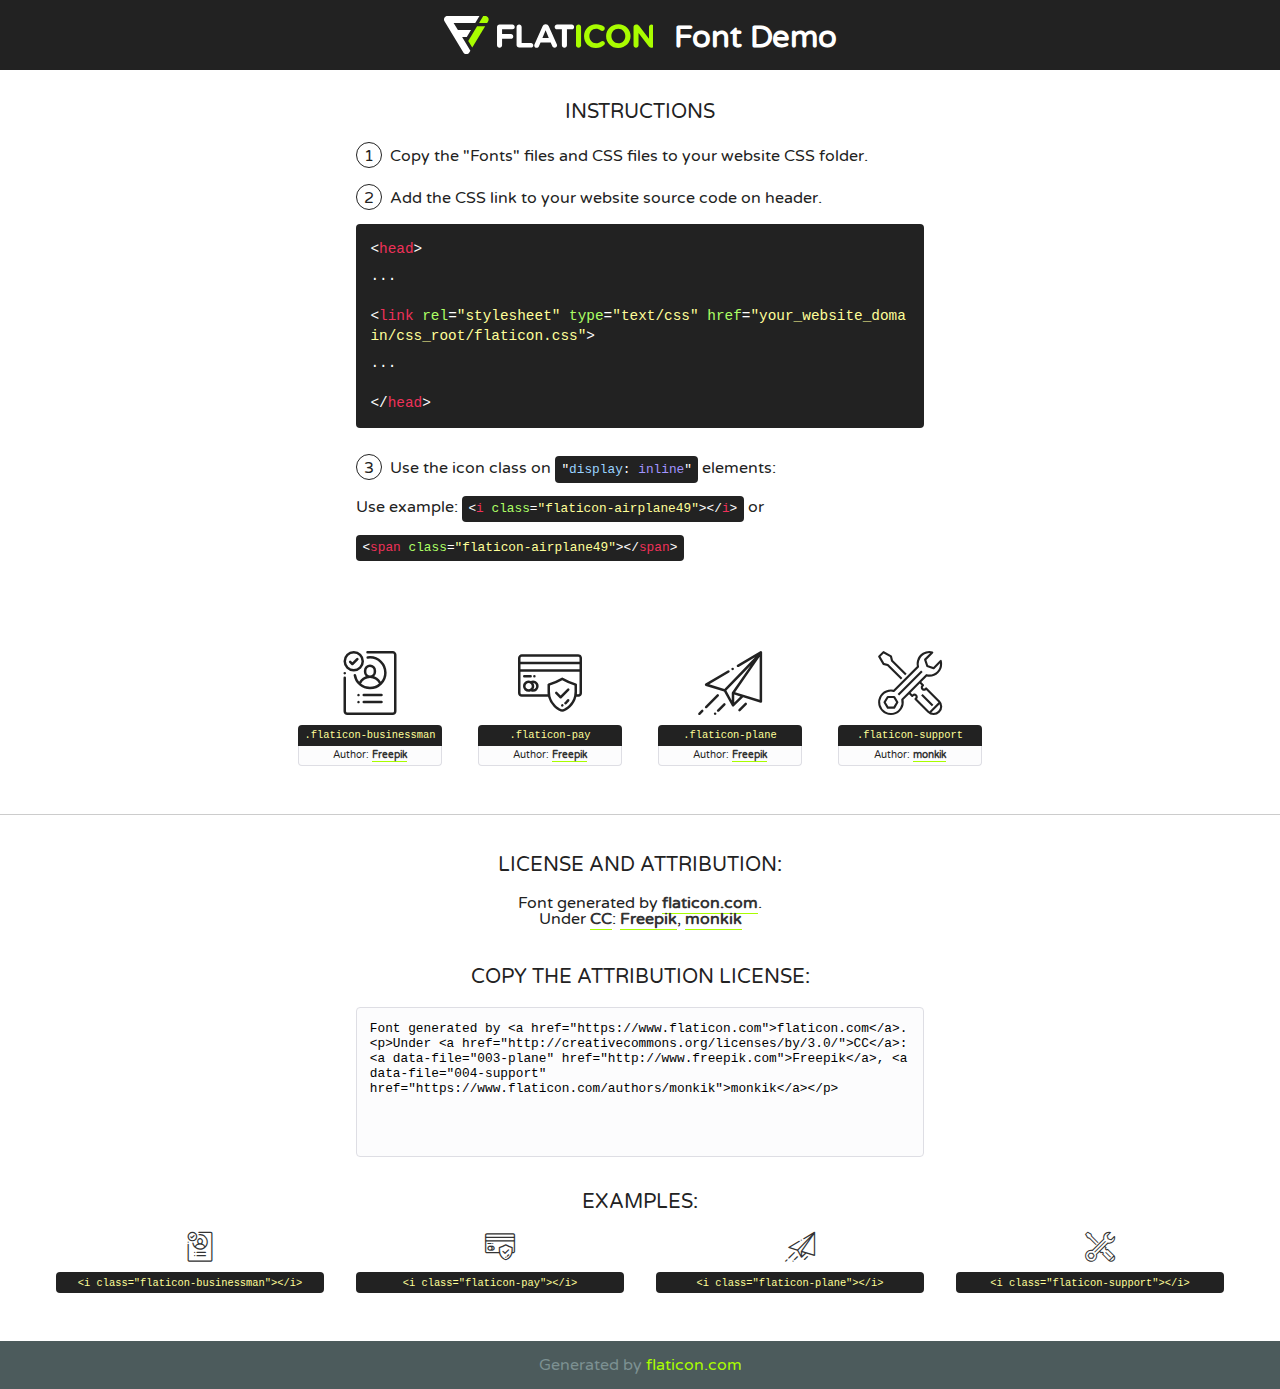
<file: assets/fonts/flaticon.html>
<!DOCTYPE html>
<!--
  Flaticon icon font: Flaticon
  Creation date: 20/02/2020 09:43
-->
<html>
<!DOCTYPE html>
<html>

<head>
    <title>Flaticon WebFont</title>
    <link href="http://fonts.googleapis.com/css?family=Varela+Round" rel="stylesheet" type="text/css" />
    <link rel="stylesheet" type="text/css" href="flaticon.css">
    <meta charset="UTF-8">
    <style>
    html, body, div, span, applet, object, iframe,
    h1, h2, h3, h4, h5, h6, p, blockquote, pre,
    a, abbr, acronym, address, big, cite, code,
    del, dfn, em, img, ins, kbd, q, s, samp,
    small, strike, strong, sub, sup, tt, var,
    b, u, i, center,
    dl, dt, dd, ol, ul, li,
    fieldset, form, label, legend,
    table, caption, tbody, tfoot, thead, tr, th, td,
    article, aside, canvas, details, embed, 
    figure, figcaption, footer, header, hgroup, 
    menu, nav, output, ruby, section, summary,
    time, mark, audio, video {
        margin: 0;
        padding: 0;
        border: 0;
        font-size: 100%;
        font: inherit;
        vertical-align: baseline;
    }
    /* HTML5 display-role reset for older browsers */
    article, aside, details, figcaption, figure, 
    footer, header, hgroup, menu, nav, section {
        display: block;
    }
    body {
        line-height: 1;
    }
    ol, ul {
        list-style: none;
    }
    blockquote, q {
        quotes: none;
    }
    blockquote:before, blockquote:after,
    q:before, q:after {
        content: '';
        content: none;
    }
    table {
        border-collapse: collapse;
        border-spacing: 0;
    }
    body {
        font-family: 'Varela Round', Helvetica, Arial, sans-serif;
        font-size: 16px;
        color: #222;
    }
    a {
        color: #333;
        border-bottom: 1px solid #a9fd00;
        font-weight: bold;
        text-decoration: none;
    }
    * {
        -moz-box-sizing: border-box;
        -webkit-box-sizing: border-box;
        box-sizing: border-box;
        margin: 0;
        padding: 0;
    }
    [class^="flaticon-"]:before, [class*=" flaticon-"]:before, [class^="flaticon-"]:after, [class*=" flaticon-"]:after {
        font-family: Flaticon;
        font-size: 30px;
        font-style: normal;
        margin-left: 20px;
        color: #333;
    }
    .wrapper {
        max-width: 600px;
        margin: auto;
        padding: 0 1em;
    }
    .title {
        font-size: 1.25em;
        text-align: center;
        margin-bottom: 1em;
        text-transform: uppercase;
    }
    header {
        text-align: center;
        background-color: #222;
        color: #fff;
        padding: 1em;
    }
    header .logo {
        width: 210px;
        height: 38px;
        display: inline-block;
        vertical-align: middle;
        margin-right: 1em;
        border: none;
    }
    header strong {
        font-size: 1.95em;
        font-weight: bold;
        vertical-align: middle;
        margin-top: 5px;
        display: inline-block;
    }
    .demo {
        margin: 2em auto;
        line-height: 1.25em;
    }
    .demo ul li {
        margin-bottom: 1em;
    }
    .demo ul li .num {
        color: #222;
        border-radius: 20px;
        display: inline-block;
        width: 26px;
        padding: 3px;
        height: 26px;
        text-align: center;
        margin-right: 0.5em;
        border: 1px solid #222;
    }
    .demo ul li code {
        background-color: #222;
        border-radius: 4px;
        padding: 0.25em 0.5em;
        display: inline-block;
        color: #fff;
        font-family: Consolas,Monaco,Lucida Console,Liberation Mono,DejaVu Sans Mono,Bitstream Vera Sans Mono,Courier New, monospace;
        font-weight: lighter;
        margin-top: 1em;
        font-size: 0.8em;
        word-break: break-all;
    }
    .demo ul li code.big {
        padding: 1em;
        font-size: 0.9em;
    }
    .demo ul li code .red {
        color: #EF3159;
    }
    .demo ul li code .green {
        color: #ACFF65;
    }
    .demo ul li code .yellow {
        color: #FFFF99;
    }
    .demo ul li code .blue {
        color: #99D3FF;
    }
    .demo ul li code .purple {
        color: #A295FF;
    }
    .demo ul li code .dots {
        margin-top: 0.5em;
        display: block;
    }
    #glyphs {
        border-bottom: 1px solid #ccc;
        padding: 2em 0;
        text-align: center;
    }
    .glyph {
        display: inline-block;
        width: 9em;
        margin: 1em;
        text-align: center;
        vertical-align: top;
        background: #FFF;
    }
    .glyph .glyph-icon {
        padding: 10px;
        display: block;
        font-family:"Flaticon";
        font-size: 64px;
        line-height: 1;
    }
    .glyph .glyph-icon:before {
        font-size: 64px;
        color: #222;
        margin-left: 0;
    }
    .class-name {
        font-size: 0.65em;
        background-color: #222;
        color: #fff;
        border-radius: 4px 4px 0 0;
        padding: 0.5em;
        color: #FFFF99;
        font-family: Consolas,Monaco,Lucida Console,Liberation Mono,DejaVu Sans Mono,Bitstream Vera Sans Mono,Courier New, monospace;
    }
    .author-name {
        font-size: 0.6em;
        background-color: #fcfcfd;
        border: 1px solid #DEDEE4;
        border-top: 0;
        border-radius: 0 0 4px 4px;
        padding: 0.5em;
    }
    .class-name:last-child {
        font-size: 10px;
        color:#888;
    }
    .class-name:last-child a {
        font-size: 10px;
        color:#555;
    }
    .class-name:last-child a:hover {
        color:#a9fd00;
    }
    .glyph > input {
        display: block;
        width: 100px;
        margin: 5px auto;
        text-align: center;
        font-size: 12px;
        cursor: text;
    }
    .glyph > input.icon-input {
        font-family:"Flaticon";
        font-size: 16px;
        margin-bottom: 10px;
    }
    .attribution .title {
        margin-top: 2em;
    }
    .attribution textarea {
        background-color: #fcfcfd;
        padding: 1em;
        border: none;
        box-shadow: none;
        border: 1px solid #DEDEE4;
        border-radius: 4px;
        resize: none;
        width: 100%;
        height: 150px;
        font-size: 0.8em;
        font-family: Consolas,Monaco,Lucida Console,Liberation Mono,DejaVu Sans Mono,Bitstream Vera Sans Mono,Courier New, monospace;
        -webkit-appearance: none;
    }
    .iconsuse {
        margin: 2em auto;
        text-align: center;
        max-width: 1200px;
    }
    .iconsuse:after {
        content: '';
        display: table;
        clear: both;
    }
    .iconsuse .image {
        float: left;
        width: 25%;
        padding: 0 1em;
    }
    .iconsuse .image p {
        margin-bottom: 1em;
    }
    .iconsuse .image span {
        display: block;
        font-size: 0.65em;
        background-color: #222;
        color: #fff;
        border-radius: 4px;
        padding: 0.5em;
        color: #FFFF99;
        margin-top: 1em;
        font-family: Consolas,Monaco,Lucida Console,Liberation Mono,DejaVu Sans Mono,Bitstream Vera Sans Mono,Courier New, monospace;
    }
    #footer {
        text-align: center;
        background-color: #4C5B5C;
        color: #7c9192;
        padding: 1em;
    }
    #footer a {
        border: none;
        color: #a9fd00;
        font-weight: normal;
    }
    @media (max-width: 960px) {
        .iconsuse .image {
            width: 50%;
        }
    }
    @media (max-width: 560px) {
        .iconsuse .image {
            width: 100%;
        }
    }
    </style>
</head>

<body class="characters-off">

    <header>
        <a href="https://www.flaticon.com" target="_blank" class="logo">
            <svg version="1.1" xmlns="http://www.w3.org/2000/svg" xmlns:xlink="http://www.w3.org/1999/xlink" xmlns:a="http://ns.adobe.com/AdobeSVGViewerExtensions/3.0/" viewBox="0 0 560.875 102.036" enable-background="new 0 0 560.875 102.036" xml:space="preserve">
                <defs>
                </defs>
                <g>
                    <g class="letters">
                        <path fill="#ffffff" d="M141.596,29.675c0-3.777,2.985-6.767,6.764-6.767h34.438c3.426,0,6.15,2.728,6.15,6.15
                        c0,3.43-2.724,6.149-6.15,6.149h-27.674v13.091h23.719c3.429,0,6.151,2.724,6.151,6.15c0,3.43-2.723,6.149-6.151,6.149h-23.719
                        v17.574c0,3.773-2.986,6.761-6.764,6.761c-3.779,0-6.764-2.989-6.764-6.761V29.675z"></path>
                        <path fill="#ffffff" d="M193.844,29.149c0-3.781,2.985-6.767,6.764-6.767c3.776,0,6.763,2.985,6.763,6.767v42.957h25.039
                        c3.426,0,6.149,2.726,6.149,6.153c0,3.425-2.723,6.15-6.149,6.15h-31.802c-3.779,0-6.764-2.986-6.764-6.768V29.149z"></path>
                        <path fill="#ffffff" d="M241.891,75.71l21.438-48.407c1.492-3.341,4.215-5.357,7.906-5.357h0.792
                        c3.686,0,6.323,2.017,7.815,5.357l21.439,48.407c0.436,0.967,0.701,1.845,0.701,2.723c0,3.602-2.809,6.501-6.414,6.501
                        c-3.161,0-5.269-1.845-6.499-4.655l-4.132-9.661h-27.059l-4.301,10.102c-1.144,2.631-3.426,4.214-6.237,4.214
                        c-3.517,0-6.24-2.81-6.24-6.325C241.1,77.64,241.451,76.677,241.891,75.71z M279.932,58.666l-8.521-20.297l-8.526,20.297H279.932
                        z"></path>
                        <path fill="#ffffff" d="M314.864,35.387H301.86c-3.429,0-6.239-2.813-6.239-6.238c0-3.429,2.811-6.24,6.239-6.24h39.533
                        c3.426,0,6.237,2.811,6.237,6.24c0,3.425-2.811,6.238-6.237,6.238h-13.001v42.785c0,3.773-2.99,6.761-6.764,6.761
                        c-3.779,0-6.764-2.989-6.764-6.761V35.387z"></path>
                        <path fill="#A9FD00" d="M352.615,29.149c0-3.781,2.985-6.767,6.767-6.767c3.774,0,6.761,2.985,6.761,6.767v49.024
                        c0,3.773-2.987,6.761-6.761,6.761c-3.781,0-6.767-2.989-6.767-6.761V29.149z"></path>
                        <path fill="#A9FD00" d="M374.132,53.836v-0.179c0-17.481,13.178-31.801,32.065-31.801c9.22,0,15.459,2.458,20.557,6.238
                        c1.402,1.054,2.637,2.985,2.637,5.357c0,3.692-2.985,6.59-6.681,6.59c-1.845,0-3.071-0.702-4.044-1.319
                        c-3.776-2.813-7.729-4.393-12.562-4.393c-10.364,0-17.831,8.611-17.831,19.154v0.173c0,10.542,7.291,19.329,17.831,19.329
                        c5.715,0,9.492-1.756,13.359-4.834c1.049-0.874,2.458-1.491,4.039-1.491c3.429,0,6.325,2.813,6.325,6.236
                        c0,2.106-1.056,3.78-2.282,4.834c-5.539,4.834-12.036,7.733-21.878,7.733C387.572,85.464,374.132,71.493,374.132,53.836z"></path>
                        <path fill="#A9FD00" d="M433.009,53.836v-0.179c0-17.481,13.79-31.801,32.766-31.801c18.981,0,32.592,14.143,32.592,31.628v0.173
                        c0,17.483-13.785,31.807-32.769,31.807C446.625,85.464,433.009,71.32,433.009,53.836z M484.224,53.836v-0.179
                        c0-10.539-7.725-19.326-18.626-19.326c-10.893,0-18.449,8.611-18.449,19.154v0.173c0,10.542,7.73,19.329,18.626,19.329
                        C476.676,72.986,484.224,64.378,484.224,53.836z"></path>
                        <path fill="#A9FD00" d="M506.233,29.321c0-3.774,2.99-6.763,6.767-6.763h1.401c3.252,0,5.183,1.583,7.029,3.953l26.093,34.265
                        V29.059c0-3.692,2.99-6.677,6.681-6.677c3.683,0,6.671,2.985,6.671,6.677v48.934c0,3.78-2.987,6.765-6.764,6.765h-0.436
                        c-3.257,0-5.188-1.581-7.034-3.953l-27.056-35.492v32.944c0,3.687-2.985,6.676-6.678,6.676c-3.683,0-6.673-2.989-6.673-6.676
                        V29.321z"></path>
                    </g>
                    <g class="insignia">
                        <path fill="#ffffff" d="M48.372,56.137h12.517l11.156-18.537H37.186L25.688,18.539h57.825L94.668,0H9.271
                        C5.925,0,2.842,1.801,1.198,4.716c-1.644,2.907-1.593,6.482,0.134,9.343l50.38,83.501c1.678,2.781,4.689,4.476,7.938,4.476
                        c3.246,0,6.257-1.695,7.935-4.476l2.898-4.804L48.372,56.137z"></path>
                        <g class="i">
                            <path fill="#A9FD00" d="M93.575,18.539h0.031v0.004l21.652,0.004l2.705-4.488c1.727-2.861,1.778-6.436,0.133-9.343
                            C116.454,1.801,113.371,0,110.026,0h-5.294L93.575,18.539z"></path>
                            <polygon fill="#A9FD00" points="88.291,27.356 64.725,66.486 75.519,84.404 109.942,27.356"></polygon>
                        </g>
                    </g>
                </g>
            </svg>
        </a>
        <strong>Font Demo</strong>
    </header>


    <section class="demo wrapper">

        <p class="title">Instructions</p>

        <ul>
            <li>
                <span class="num">1</span>Copy the "Fonts" files and CSS files to your website CSS folder.
            </li>
            <li>
                <span class="num">2</span>Add the CSS link to your website source code on header.
                <code class="big">
                    &lt;<span class="red">head</span>&gt;
                    <br/><span class="dots">...</span>
                    <br/>&lt;<span class="red">link</span> <span class="green">rel</span>=<span class="yellow">"stylesheet"</span> <span class="green">type</span>=<span class="yellow">"text/css"</span> <span class="green">href</span>=<span class="yellow">"your_website_domain/css_root/flaticon.css"</span>&gt;
                    <br/><span class="dots">...</span>
                    <br/>&lt;/<span class="red">head</span>&gt;
                </code>
            </li>

            <li>
                <p>
                    <span class="num">3</span>Use the icon class on <code>"<span class="blue">display</span>:<span class="purple"> inline</span>"</code> elements:
                    <br />
                    Use example: <code>&lt;<span class="red">i</span> <span class="green">class</span>=<span class="yellow">&quot;flaticon-airplane49&quot;</span>&gt;&lt;/<span class="red">i</span>&gt;</code> or <code>&lt;<span class="red">span</span> <span class="green">class</span>=<span class="yellow">&quot;flaticon-airplane49&quot;</span>&gt;&lt;/<span class="red">span</span>&gt;</code>
            </li>
        </ul>

    </section>




   <section id="glyphs">          
    
      
        <div class="glyph"><div class="glyph-icon flaticon-businessman"></div>
            <div class="class-name">.flaticon-businessman</div>
            <div class="author-name">Author: <a data-file="001-businessman" href="http://www.freepik.com">Freepik</a> </div> 
        </div>        
        
        <div class="glyph"><div class="glyph-icon flaticon-pay"></div>
            <div class="class-name">.flaticon-pay</div>
            <div class="author-name">Author: <a data-file="002-pay" href="http://www.freepik.com">Freepik</a> </div> 
        </div>        
        
        <div class="glyph"><div class="glyph-icon flaticon-plane"></div>
            <div class="class-name">.flaticon-plane</div>
            <div class="author-name">Author: <a data-file="003-plane" href="http://www.freepik.com">Freepik</a> </div> 
        </div>        
        
        <div class="glyph"><div class="glyph-icon flaticon-support"></div>
            <div class="class-name">.flaticon-support</div>
            <div class="author-name">Author: <a data-file="004-support" href="https://www.flaticon.com/authors/monkik">monkik</a> </div> 
        </div>        
        

    </section>



    <section class="attribution wrapper"   style="text-align:center;">

      <div class="title">License and attribution:</div><div class="attrDiv">Font generated by <a href="https://www.flaticon.com">flaticon.com</a>. <div><p>Under <a href="http://creativecommons.org/licenses/by/3.0/">CC</a>: <a data-file="003-plane" href="http://www.freepik.com">Freepik</a>, <a data-file="004-support" href="https://www.flaticon.com/authors/monkik">monkik</a></p>  </div>
      </div>
      <div class="title">Copy the Attribution License:</div>

    <textarea onclick="this.focus();this.select();">Font generated by &lt;a href=&quot;https://www.flaticon.com&quot;&gt;flaticon.com&lt;/a&gt;. <p>Under <a href="http://creativecommons.org/licenses/by/3.0/">CC</a>: <a data-file="003-plane" href="http://www.freepik.com">Freepik</a>, <a data-file="004-support" href="https://www.flaticon.com/authors/monkik">monkik</a></p>  
     </textarea>

    </section>

    <section class="iconsuse">

          <div class="title">Examples:</div>            
             
            <div class="image">
                <p>
                    <i class="glyph-icon flaticon-businessman"></i> 
                    <span>&lt;i class=&quot;flaticon-businessman&quot;&gt;&lt;/i&gt;</span>
                </p>
            </div>
            
            <div class="image">
                <p>
                    <i class="glyph-icon flaticon-pay"></i> 
                    <span>&lt;i class=&quot;flaticon-pay&quot;&gt;&lt;/i&gt;</span>
                </p>
            </div>
            
            <div class="image">
                <p>
                    <i class="glyph-icon flaticon-plane"></i> 
                    <span>&lt;i class=&quot;flaticon-plane&quot;&gt;&lt;/i&gt;</span>
                </p>
            </div>
            
            <div class="image">
                <p>
                    <i class="glyph-icon flaticon-support"></i> 
                    <span>&lt;i class=&quot;flaticon-support&quot;&gt;&lt;/i&gt;</span>
                </p>
            </div>
                       
        </div>
                            
    </section>

<div id="footer">
    <div>Generated by <a href="https://www.flaticon.com">flaticon.com</a>
    </div>
</div>



</body>
</html>
</file>
<file: assets/css/flaticon.css>
/*
  	Flaticon icon font: Flaticon
  	Creation date: 20/02/2020 09:43
  	*/

@font-face {
  font-family: "Flaticon";
  src: url("../fonts/Flaticon.eot");
  src: url("../fonts/Flaticon.eot?#iefix") format("embedded-opentype"),
       url("../fonts/Flaticon.woff2") format("woff2"),
       url("../fonts/Flaticon.woff") format("woff"),
       url("../fonts/Flaticon.ttf") format("truetype"),
       url("../fonts/Flaticon.svg#Flaticon") format("svg");
  font-weight: normal;
  font-style: normal;
}

@media screen and (-webkit-min-device-pixel-ratio:0) {
  @font-face {
    font-family: "Flaticon";
    src: url("../fonts/Flaticon.svg#Flaticon") format("svg");
  }
}

[class^="flaticon-"]:before, [class*=" flaticon-"]:before,
[class^="flaticon-"]:after, [class*=" flaticon-"]:after {   
  font-family: Flaticon;

}

.flaticon-businessman:before { content: "\f100"; }
.flaticon-pay:before { content: "\f101"; }
.flaticon-plane:before { content: "\f102"; }
.flaticon-support:before { content: "\f103"; }
</file>
<file: assets/css/themify-icons.css>
@font-face {
	font-family: 'themify';
	src:url('../fonts/themify.eot?-fvbane');


	src:url('../fonts/themify.eot?#iefix-fvbane') format('embedded-opentype'),
		url('../fonts/themify.woff?-fvbane') format('woff'),
		url('../fonts/themify.ttf?-fvbane') format('truetype'),
		url('../fonts/themify.svg?-fvbane#themify') format('svg');
	font-weight: normal;
	font-style: normal;
}

[class^="ti-"], [class*=" ti-"] {
	font-family: 'themify';
	speak: none;
	font-style: normal;
	font-weight: normal;
	font-variant: normal;
	text-transform: none;
	line-height: 1;

	/* Better Font Rendering =========== */
	-webkit-font-smoothing: antialiased;
	-moz-osx-font-smoothing: grayscale;
}

.ti-wand:before {
	content: "\e600";
}
.ti-volume:before {
	content: "\e601";
}
.ti-user:before {
	content: "\e602";
}
.ti-unlock:before {
	content: "\e603";
}
.ti-unlink:before {
	content: "\e604";
}
.ti-trash:before {
	content: "\e605";
}
.ti-thought:before {
	content: "\e606";
}
.ti-target:before {
	content: "\e607";
}
.ti-tag:before {
	content: "\e608";
}
.ti-tablet:before {
	content: "\e609";
}
.ti-star:before {
	content: "\e60a";
}
.ti-spray:before {
	content: "\e60b";
}
.ti-signal:before {
	content: "\e60c";
}
.ti-shopping-cart:before {
	content: "\e60d";
}
.ti-shopping-cart-full:before {
	content: "\e60e";
}
.ti-settings:before {
	content: "\e60f";
}
.ti-search:before {
	content: "\e610";
}
.ti-zoom-in:before {
	content: "\e611";
}
.ti-zoom-out:before {
	content: "\e612";
}
.ti-cut:before {
	content: "\e613";
}
.ti-ruler:before {
	content: "\e614";
}
.ti-ruler-pencil:before {
	content: "\e615";
}
.ti-ruler-alt:before {
	content: "\e616";
}
.ti-bookmark:before {
	content: "\e617";
}
.ti-bookmark-alt:before {
	content: "\e618";
}
.ti-reload:before {
	content: "\e619";
}
.ti-plus:before {
	content: "\e61a";
}
.ti-pin:before {
	content: "\e61b";
}
.ti-pencil:before {
	content: "\e61c";
}
.ti-pencil-alt:before {
	content: "\e61d";
}
.ti-paint-roller:before {
	content: "\e61e";
}
.ti-paint-bucket:before {
	content: "\e61f";
}
.ti-na:before {
	content: "\e620";
}
.ti-mobile:before {
	content: "\e621";
}
.ti-minus:before {
	content: "\e622";
}
.ti-medall:before {
	content: "\e623";
}
.ti-medall-alt:before {
	content: "\e624";
}
.ti-marker:before {
	content: "\e625";
}
.ti-marker-alt:before {
	content: "\e626";
}
.ti-arrow-up:before {
	content: "\e627";
}
.ti-arrow-right:before {
	content: "\e628";
}
.ti-arrow-left:before {
	content: "\e629";
}
.ti-arrow-down:before {
	content: "\e62a";
}
.ti-lock:before {
	content: "\e62b";
}
.ti-location-arrow:before {
	content: "\e62c";
}
.ti-link:before {
	content: "\e62d";
}
.ti-layout:before {
	content: "\e62e";
}
.ti-layers:before {
	content: "\e62f";
}
.ti-layers-alt:before {
	content: "\e630";
}
.ti-key:before {
	content: "\e631";
}
.ti-import:before {
	content: "\e632";
}
.ti-image:before {
	content: "\e633";
}
.ti-heart:before {
	content: "\e634";
}
.ti-heart-broken:before {
	content: "\e635";
}
.ti-hand-stop:before {
	content: "\e636";
}
.ti-hand-open:before {
	content: "\e637";
}
.ti-hand-drag:before {
	content: "\e638";
}
.ti-folder:before {
	content: "\e639";
}
.ti-flag:before {
	content: "\e63a";
}
.ti-flag-alt:before {
	content: "\e63b";
}
.ti-flag-alt-2:before {
	content: "\e63c";
}
.ti-eye:before {
	content: "\e63d";
}
.ti-export:before {
	content: "\e63e";
}
.ti-exchange-vertical:before {
	content: "\e63f";
}
.ti-desktop:before {
	content: "\e640";
}
.ti-cup:before {
	content: "\e641";
}
.ti-crown:before {
	content: "\e642";
}
.ti-comments:before {
	content: "\e643";
}
.ti-comment:before {
	content: "\e644";
}
.ti-comment-alt:before {
	content: "\e645";
}
.ti-close:before {
	content: "\e646";
}
.ti-clip:before {
	content: "\e647";
}
.ti-angle-up:before {
	content: "\e648";
}
.ti-angle-right:before {
	content: "\e649";
}
.ti-angle-left:before {
	content: "\e64a";
}
.ti-angle-down:before {
	content: "\e64b";
}
.ti-check:before {
	content: "\e64c";
}
.ti-check-box:before {
	content: "\e64d";
}
.ti-camera:before {
	content: "\e64e";
}
.ti-announcement:before {
	content: "\e64f";
}
.ti-brush:before {
	content: "\e650";
}
.ti-briefcase:before {
	content: "\e651";
}
.ti-bolt:before {
	content: "\e652";
}
.ti-bolt-alt:before {
	content: "\e653";
}
.ti-blackboard:before {
	content: "\e654";
}
.ti-bag:before {
	content: "\e655";
}
.ti-move:before {
	content: "\e656";
}
.ti-arrows-vertical:before {
	content: "\e657";
}
.ti-arrows-horizontal:before {
	content: "\e658";
}
.ti-fullscreen:before {
	content: "\e659";
}
.ti-arrow-top-right:before {
	content: "\e65a";
}
.ti-arrow-top-left:before {
	content: "\e65b";
}
.ti-arrow-circle-up:before {
	content: "\e65c";
}
.ti-arrow-circle-right:before {
	content: "\e65d";
}
.ti-arrow-circle-left:before {
	content: "\e65e";
}
.ti-arrow-circle-down:before {
	content: "\e65f";
}
.ti-angle-double-up:before {
	content: "\e660";
}
.ti-angle-double-right:before {
	content: "\e661";
}
.ti-angle-double-left:before {
	content: "\e662";
}
.ti-angle-double-down:before {
	content: "\e663";
}
.ti-zip:before {
	content: "\e664";
}
.ti-world:before {
	content: "\e665";
}
.ti-wheelchair:before {
	content: "\e666";
}
.ti-view-list:before {
	content: "\e667";
}
.ti-view-list-alt:before {
	content: "\e668";
}
.ti-view-grid:before {
	content: "\e669";
}
.ti-uppercase:before {
	content: "\e66a";
}
.ti-upload:before {
	content: "\e66b";
}
.ti-underline:before {
	content: "\e66c";
}
.ti-truck:before {
	content: "\e66d";
}
.ti-timer:before {
	content: "\e66e";
}
.ti-ticket:before {
	content: "\e66f";
}
.ti-thumb-up:before {
	content: "\e670";
}
.ti-thumb-down:before {
	content: "\e671";
}
.ti-text:before {
	content: "\e672";
}
.ti-stats-up:before {
	content: "\e673";
}
.ti-stats-down:before {
	content: "\e674";
}
.ti-split-v:before {
	content: "\e675";
}
.ti-split-h:before {
	content: "\e676";
}
.ti-smallcap:before {
	content: "\e677";
}
.ti-shine:before {
	content: "\e678";
}
.ti-shift-right:before {
	content: "\e679";
}
.ti-shift-left:before {
	content: "\e67a";
}
.ti-shield:before {
	content: "\e67b";
}
.ti-notepad:before {
	content: "\e67c";
}
.ti-server:before {
	content: "\e67d";
}
.ti-quote-right:before {
	content: "\e67e";
}
.ti-quote-left:before {
	content: "\e67f";
}
.ti-pulse:before {
	content: "\e680";
}
.ti-printer:before {
	content: "\e681";
}
.ti-power-off:before {
	content: "\e682";
}
.ti-plug:before {
	content: "\e683";
}
.ti-pie-chart:before {
	content: "\e684";
}
.ti-paragraph:before {
	content: "\e685";
}
.ti-panel:before {
	content: "\e686";
}
.ti-package:before {
	content: "\e687";
}
.ti-music:before {
	content: "\e688";
}
.ti-music-alt:before {
	content: "\e689";
}
.ti-mouse:before {
	content: "\e68a";
}
.ti-mouse-alt:before {
	content: "\e68b";
}
.ti-money:before {
	content: "\e68c";
}
.ti-microphone:before {
	content: "\e68d";
}
.ti-menu:before {
	content: "\e68e";
}
.ti-menu-alt:before {
	content: "\e68f";
}
.ti-map:before {
	content: "\e690";
}
.ti-map-alt:before {
	content: "\e691";
}
.ti-loop:before {
	content: "\e692";
}
.ti-location-pin:before {
	content: "\e693";
}
.ti-list:before {
	content: "\e694";
}
.ti-light-bulb:before {
	content: "\e695";
}
.ti-Italic:before {
	content: "\e696";
}
.ti-info:before {
	content: "\e697";
}
.ti-infinite:before {
	content: "\e698";
}
.ti-id-badge:before {
	content: "\e699";
}
.ti-hummer:before {
	content: "\e69a";
}
.ti-home:before {
	content: "\e69b";
}
.ti-help:before {
	content: "\e69c";
}
.ti-headphone:before {
	content: "\e69d";
}
.ti-harddrives:before {
	content: "\e69e";
}
.ti-harddrive:before {
	content: "\e69f";
}
.ti-gift:before {
	content: "\e6a0";
}
.ti-game:before {
	content: "\e6a1";
}
.ti-filter:before {
	content: "\e6a2";
}
.ti-files:before {
	content: "\e6a3";
}
.ti-file:before {
	content: "\e6a4";
}
.ti-eraser:before {
	content: "\e6a5";
}
.ti-envelope:before {
	content: "\e6a6";
}
.ti-download:before {
	content: "\e6a7";
}
.ti-direction:before {
	content: "\e6a8";
}
.ti-direction-alt:before {
	content: "\e6a9";
}
.ti-dashboard:before {
	content: "\e6aa";
}
.ti-control-stop:before {
	content: "\e6ab";
}
.ti-control-shuffle:before {
	content: "\e6ac";
}
.ti-control-play:before {
	content: "\e6ad";
}
.ti-control-pause:before {
	content: "\e6ae";
}
.ti-control-forward:before {
	content: "\e6af";
}
.ti-control-backward:before {
	content: "\e6b0";
}
.ti-cloud:before {
	content: "\e6b1";
}
.ti-cloud-up:before {
	content: "\e6b2";
}
.ti-cloud-down:before {
	content: "\e6b3";
}
.ti-clipboard:before {
	content: "\e6b4";
}
.ti-car:before {
	content: "\e6b5";
}
.ti-calendar:before {
	content: "\e6b6";
}
.ti-book:before {
	content: "\e6b7";
}
.ti-bell:before {
	content: "\e6b8";
}
.ti-basketball:before {
	content: "\e6b9";
}
.ti-bar-chart:before {
	content: "\e6ba";
}
.ti-bar-chart-alt:before {
	content: "\e6bb";
}
.ti-back-right:before {
	content: "\e6bc";
}
.ti-back-left:before {
	content: "\e6bd";
}
.ti-arrows-corner:before {
	content: "\e6be";
}
.ti-archive:before {
	content: "\e6bf";
}
.ti-anchor:before {
	content: "\e6c0";
}
.ti-align-right:before {
	content: "\e6c1";
}
.ti-align-left:before {
	content: "\e6c2";
}
.ti-align-justify:before {
	content: "\e6c3";
}
.ti-align-center:before {
	content: "\e6c4";
}
.ti-alert:before {
	content: "\e6c5";
}
.ti-alarm-clock:before {
	content: "\e6c6";
}
.ti-agenda:before {
	content: "\e6c7";
}
.ti-write:before {
	content: "\e6c8";
}
.ti-window:before {
	content: "\e6c9";
}
.ti-widgetized:before {
	content: "\e6ca";
}
.ti-widget:before {
	content: "\e6cb";
}
.ti-widget-alt:before {
	content: "\e6cc";
}
.ti-wallet:before {
	content: "\e6cd";
}
.ti-video-clapper:before {
	content: "\e6ce";
}
.ti-video-camera:before {
	content: "\e6cf";
}
.ti-vector:before {
	content: "\e6d0";
}
.ti-themify-logo:before {
	content: "\e6d1";
}
.ti-themify-favicon:before {
	content: "\e6d2";
}
.ti-themify-favicon-alt:before {
	content: "\e6d3";
}
.ti-support:before {
	content: "\e6d4";
}
.ti-stamp:before {
	content: "\e6d5";
}
.ti-split-v-alt:before {
	content: "\e6d6";
}
.ti-slice:before {
	content: "\e6d7";
}
.ti-shortcode:before {
	content: "\e6d8";
}
.ti-shift-right-alt:before {
	content: "\e6d9";
}
.ti-shift-left-alt:before {
	content: "\e6da";
}
.ti-ruler-alt-2:before {
	content: "\e6db";
}
.ti-receipt:before {
	content: "\e6dc";
}
.ti-pin2:before {
	content: "\e6dd";
}
.ti-pin-alt:before {
	content: "\e6de";
}
.ti-pencil-alt2:before {
	content: "\e6df";
}
.ti-palette:before {
	content: "\e6e0";
}
.ti-more:before {
	content: "\e6e1";
}
.ti-more-alt:before {
	content: "\e6e2";
}
.ti-microphone-alt:before {
	content: "\e6e3";
}
.ti-magnet:before {
	content: "\e6e4";
}
.ti-line-double:before {
	content: "\e6e5";
}
.ti-line-dotted:before {
	content: "\e6e6";
}
.ti-line-dashed:before {
	content: "\e6e7";
}
.ti-layout-width-full:before {
	content: "\e6e8";
}
.ti-layout-width-default:before {
	content: "\e6e9";
}
.ti-layout-width-default-alt:before {
	content: "\e6ea";
}
.ti-layout-tab:before {
	content: "\e6eb";
}
.ti-layout-tab-window:before {
	content: "\e6ec";
}
.ti-layout-tab-v:before {
	content: "\e6ed";
}
.ti-layout-tab-min:before {
	content: "\e6ee";
}
.ti-layout-slider:before {
	content: "\e6ef";
}
.ti-layout-slider-alt:before {
	content: "\e6f0";
}
.ti-layout-sidebar-right:before {
	content: "\e6f1";
}
.ti-layout-sidebar-none:before {
	content: "\e6f2";
}
.ti-layout-sidebar-left:before {
	content: "\e6f3";
}
.ti-layout-placeholder:before {
	content: "\e6f4";
}
.ti-layout-menu:before {
	content: "\e6f5";
}
.ti-layout-menu-v:before {
	content: "\e6f6";
}
.ti-layout-menu-separated:before {
	content: "\e6f7";
}
.ti-layout-menu-full:before {
	content: "\e6f8";
}
.ti-layout-media-right-alt:before {
	content: "\e6f9";
}
.ti-layout-media-right:before {
	content: "\e6fa";
}
.ti-layout-media-overlay:before {
	content: "\e6fb";
}
.ti-layout-media-overlay-alt:before {
	content: "\e6fc";
}
.ti-layout-media-overlay-alt-2:before {
	content: "\e6fd";
}
.ti-layout-media-left-alt:before {
	content: "\e6fe";
}
.ti-layout-media-left:before {
	content: "\e6ff";
}
.ti-layout-media-center-alt:before {
	content: "\e700";
}
.ti-layout-media-center:before {
	content: "\e701";
}
.ti-layout-list-thumb:before {
	content: "\e702";
}
.ti-layout-list-thumb-alt:before {
	content: "\e703";
}
.ti-layout-list-post:before {
	content: "\e704";
}
.ti-layout-list-large-image:before {
	content: "\e705";
}
.ti-layout-line-solid:before {
	content: "\e706";
}
.ti-layout-grid4:before {
	content: "\e707";
}
.ti-layout-grid3:before {
	content: "\e708";
}
.ti-layout-grid2:before {
	content: "\e709";
}
.ti-layout-grid2-thumb:before {
	content: "\e70a";
}
.ti-layout-cta-right:before {
	content: "\e70b";
}
.ti-layout-cta-left:before {
	content: "\e70c";
}
.ti-layout-cta-center:before {
	content: "\e70d";
}
.ti-layout-cta-btn-right:before {
	content: "\e70e";
}
.ti-layout-cta-btn-left:before {
	content: "\e70f";
}
.ti-layout-column4:before {
	content: "\e710";
}
.ti-layout-column3:before {
	content: "\e711";
}
.ti-layout-column2:before {
	content: "\e712";
}
.ti-layout-accordion-separated:before {
	content: "\e713";
}
.ti-layout-accordion-merged:before {
	content: "\e714";
}
.ti-layout-accordion-list:before {
	content: "\e715";
}
.ti-ink-pen:before {
	content: "\e716";
}
.ti-info-alt:before {
	content: "\e717";
}
.ti-help-alt:before {
	content: "\e718";
}
.ti-headphone-alt:before {
	content: "\e719";
}
.ti-hand-point-up:before {
	content: "\e71a";
}
.ti-hand-point-right:before {
	content: "\e71b";
}
.ti-hand-point-left:before {
	content: "\e71c";
}
.ti-hand-point-down:before {
	content: "\e71d";
}
.ti-gallery:before {
	content: "\e71e";
}
.ti-face-smile:before {
	content: "\e71f";
}
.ti-face-sad:before {
	content: "\e720";
}
.ti-credit-card:before {
	content: "\e721";
}
.ti-control-skip-forward:before {
	content: "\e722";
}
.ti-control-skip-backward:before {
	content: "\e723";
}
.ti-control-record:before {
	content: "\e724";
}
.ti-control-eject:before {
	content: "\e725";
}
.ti-comments-smiley:before {
	content: "\e726";
}
.ti-brush-alt:before {
	content: "\e727";
}
.ti-youtube:before {
	content: "\e728";
}
.ti-vimeo:before {
	content: "\e729";
}
.ti-twitter:before {
	content: "\e72a";
}
.ti-time:before {
	content: "\e72b";
}
.ti-tumblr:before {
	content: "\e72c";
}
.ti-skype:before {
	content: "\e72d";
}
.ti-share:before {
	content: "\e72e";
}
.ti-share-alt:before {
	content: "\e72f";
}
.ti-rocket:before {
	content: "\e730";
}
.ti-pinterest:before {
	content: "\e731";
}
.ti-new-window:before {
	content: "\e732";
}
.ti-microsoft:before {
	content: "\e733";
}
.ti-list-ol:before {
	content: "\e734";
}
.ti-linkedin:before {
	content: "\e735";
}
.ti-layout-sidebar-2:before {
	content: "\e736";
}
.ti-layout-grid4-alt:before {
	content: "\e737";
}
.ti-layout-grid3-alt:before {
	content: "\e738";
}
.ti-layout-grid2-alt:before {
	content: "\e739";
}
.ti-layout-column4-alt:before {
	content: "\e73a";
}
.ti-layout-column3-alt:before {
	content: "\e73b";
}
.ti-layout-column2-alt:before {
	content: "\e73c";
}
.ti-instagram:before {
	content: "\e73d";
}
.ti-google:before {
	content: "\e73e";
}
.ti-github:before {
	content: "\e73f";
}
.ti-flickr:before {
	content: "\e740";
}
.ti-facebook:before {
	content: "\e741";
}
.ti-dropbox:before {
	content: "\e742";
}
.ti-dribbble:before {
	content: "\e743";
}
.ti-apple:before {
	content: "\e744";
}
.ti-android:before {
	content: "\e745";
}
.ti-save:before {
	content: "\e746";
}
.ti-save-alt:before {
	content: "\e747";
}
.ti-yahoo:before {
	content: "\e748";
}
.ti-wordpress:before {
	content: "\e749";
}
.ti-vimeo-alt:before {
	content: "\e74a";
}
.ti-twitter-alt:before {
	content: "\e74b";
}
.ti-tumblr-alt:before {
	content: "\e74c";
}
.ti-trello:before {
	content: "\e74d";
}
.ti-stack-overflow:before {
	content: "\e74e";
}
.ti-soundcloud:before {
	content: "\e74f";
}
.ti-sharethis:before {
	content: "\e750";
}
.ti-sharethis-alt:before {
	content: "\e751";
}
.ti-reddit:before {
	content: "\e752";
}
.ti-pinterest-alt:before {
	content: "\e753";
}
.ti-microsoft-alt:before {
	content: "\e754";
}
.ti-linux:before {
	content: "\e755";
}
.ti-jsfiddle:before {
	content: "\e756";
}
.ti-joomla:before {
	content: "\e757";
}
.ti-html5:before {
	content: "\e758";
}
.ti-flickr-alt:before {
	content: "\e759";
}
.ti-email:before {
	content: "\e75a";
}
.ti-drupal:before {
	content: "\e75b";
}
.ti-dropbox-alt:before {
	content: "\e75c";
}
.ti-css3:before {
	content: "\e75d";
}
.ti-rss:before {
	content: "\e75e";
}
.ti-rss-alt:before {
	content: "\e75f";
}
</file>
<file: assets/css/nice-select.css>
.nice-select {
  -webkit-tap-highlight-color: transparent;
  background-color: #fff;
  border-radius: 5px;
  border: solid 1px #e8e8e8;
  box-sizing: border-box;
  clear: both;
  cursor: pointer;
  display: block;
  float: left;
  font-family: inherit;
  font-size: 14px;
  font-weight: normal;
  height: 42px;
  line-height: 40px;
  outline: none;
  padding-left: 18px;
  padding-right: 30px;
  position: relative;
  text-align: left !important;
  -webkit-transition: all 0.2s ease-in-out;
  transition: all 0.2s ease-in-out;
  -webkit-user-select: none;
     -moz-user-select: none;
      -ms-user-select: none;
          user-select: none;
  white-space: nowrap;
  width: auto; }
  .nice-select:hover {
    border-color: #dbdbdb; }
  .nice-select:active, .nice-select.open, .nice-select:focus {
    border-color: #999; }
  .nice-select:after {
    border-bottom: 2px solid #999;
    border-right: 2px solid #999;
    content: '';
    display: block;
    height: 5px;
    margin-top: -4px;
    pointer-events: none;
    position: absolute;
    right: 12px;
    top: 50%;
    -webkit-transform-origin: 66% 66%;
        -ms-transform-origin: 66% 66%;
            transform-origin: 66% 66%;
    -webkit-transform: rotate(45deg);
        -ms-transform: rotate(45deg);
            transform: rotate(45deg);
    -webkit-transition: all 0.15s ease-in-out;
    transition: all 0.15s ease-in-out;
    width: 5px; }
  .nice-select.open:after {
    -webkit-transform: rotate(-135deg);
        -ms-transform: rotate(-135deg);
            transform: rotate(-135deg); }
  .nice-select.open .list {
    opacity: 1;
    pointer-events: auto;
    -webkit-transform: scale(1) translateY(0);
        -ms-transform: scale(1) translateY(0);
            transform: scale(1) translateY(0); }
  .nice-select.disabled {
    border-color: #ededed;
    color: #999;
    pointer-events: none; }
    .nice-select.disabled:after {
      border-color: #cccccc; }
  .nice-select.wide {
    width: 100%; }
    .nice-select.wide .list {
      left: 0 !important;
      right: 0 !important; }
  .nice-select.right {
    float: right; }
    .nice-select.right .list {
      left: auto;
      right: 0; }
  .nice-select.small {
    font-size: 12px;
    height: 36px;
    line-height: 34px; }
    .nice-select.small:after {
      height: 4px;
      width: 4px; }
    .nice-select.small .option {
      line-height: 34px;
      min-height: 34px; }
  .nice-select .list {
    background-color: #fff;
    border-radius: 5px;
    box-shadow: 0 0 0 1px rgba(68, 68, 68, 0.11);
    box-sizing: border-box;
    margin-top: 4px;
    opacity: 0;
    overflow: hidden;
    padding: 0;
    pointer-events: none;
    position: absolute;
    top: 100%;
    left: 0;
    -webkit-transform-origin: 50% 0;
        -ms-transform-origin: 50% 0;
            transform-origin: 50% 0;
    -webkit-transform: scale(0.75) translateY(-21px);
        -ms-transform: scale(0.75) translateY(-21px);
            transform: scale(0.75) translateY(-21px);
    -webkit-transition: all 0.2s cubic-bezier(0.5, 0, 0, 1.25), opacity 0.15s ease-out;
    transition: all 0.2s cubic-bezier(0.5, 0, 0, 1.25), opacity 0.15s ease-out;
    z-index: 9; }
    .nice-select .list:hover .option:not(:hover) {
      background-color: transparent !important; }
  .nice-select .option {
    cursor: pointer;
    font-weight: 400;
    line-height: 40px;
    list-style: none;
    min-height: 40px;
    outline: none;
    padding-left: 18px;
    padding-right: 29px;
    text-align: left;
    -webkit-transition: all 0.2s;
    transition: all 0.2s; }
    .nice-select .option:hover, .nice-select .option.focus, .nice-select .option.selected.focus {
      background-color: #f6f6f6; }
    .nice-select .option.selected {
      font-weight: bold; }
    .nice-select .option.disabled {
      background-color: transparent;
      color: #999;
      cursor: default; }

.no-csspointerevents .nice-select .list {
  display: none; }

.no-csspointerevents .nice-select.open .list {
  display: block; }
</file>
<file: assets/css/style.css>
@import url("https://fonts.googleapis.com/css?family=Nunito:300,400,600,700,800,900|Poppins:300,400,500,600,700,800,900&display=swap");.white-bg{background:#ffffff}.gray-bg{background:#f5f5f5}.gray-bg{background:#f7f7fd}.white-bg{background:#fff}.black-bg{background:#16161a}.theme-bg{background:#8f1bdc}.brand-bg{background:#f1f4fa}.testimonial-bg{background:#f9fafc}.white-color{color:#fff}.black-color{color:#16161a}.theme-color{color:#8f1bdc}.boxed-btn{background:#fff;color:#8f1bdc !important;display:inline-block;padding:18px 44px;font-family:"Nunito",sans-serif;font-size:14px;font-weight:400;border:0;border:1px solid #8f1bdc;letter-spacing:3px;text-align:center;color:#8f1bdc;text-transform:uppercase;cursor:pointer}.boxed-btn:hover{background:#8f1bdc;color:#fff !important;border:1px solid #8f1bdc}.boxed-btn:focus{outline:none}.boxed-btn.large-width{width:220px}[data-overlay]{position:relative;background-size:cover;background-repeat:no-repeat;background-position:center center}[data-overlay]::before{position:absolute;left:0;top:0;right:0;bottom:0;content:""}[data-opacity="1"]::before{opacity:0.1}[data-opacity="2"]::before{opacity:0.2}[data-opacity="3"]::before{opacity:0.3}[data-opacity="4"]::before{opacity:0.4}[data-opacity="5"]::before{opacity:0.5}[data-opacity="6"]::before{opacity:0.6}[data-opacity="7"]::before{opacity:0.7}[data-opacity="8"]::before{opacity:0.8}[data-opacity="9"]::before{opacity:0.9}body{font-family:"Poppins",sans-serif;font-weight:normal;font-style:normal}h1,h2,h3,h4,h5,h6{font-family:"Nunito",sans-serif;color:#2b044d;margin-top:0px;font-style:normal;font-weight:500;text-transform:normal}p{font-family:"Poppins",sans-serif;color:#707b8e;font-size:16px;line-height:30px;margin-bottom:15px;font-weight:normal}.bg-img-1{background-image:url(../img/slider/slider-img-1.jpg)}.bg-img-2{background-image:url(../img/background-img/bg-img-2.jpg)}.cta-bg-1{background-image:url(../img/background-img/bg-img-3.jpg)}.img{max-width:100%;-webkit-transition:all .3s ease-out 0s;-moz-transition:all .3s ease-out 0s;-ms-transition:all .3s ease-out 0s;-o-transition:all .3s ease-out 0s;transition:all .3s ease-out 0s}.f-left{float:left}.f-right{float:right}.fix{overflow:hidden}.clear{clear:both}a,.button{-webkit-transition:all .3s ease-out 0s;-moz-transition:all .3s ease-out 0s;-ms-transition:all .3s ease-out 0s;-o-transition:all .3s ease-out 0s;transition:all .3s ease-out 0s}a:focus,.button:focus{text-decoration:none;outline:none}a{color:#635c5c}a:hover{color:#fff}a:focus,a:hover,.portfolio-cat a:hover,.footer -menu li a:hover{text-decoration:none}a,button{color:#fff;outline:medium none}button:focus,input:focus,input:focus,textarea,textarea:focus{outline:0}.uppercase{text-transform:uppercase}input:focus::-moz-placeholder{opacity:0;-webkit-transition:.4s;-o-transition:.4s;transition:.4s}.capitalize{text-transform:capitalize}h1 a,h2 a,h3 a,h4 a,h5 a,h6 a{color:inherit}ul{margin:0px;padding:0px}li{list-style:none}hr{border-bottom:1px solid #eceff8;border-top:0 none;margin:30px 0;padding:0}.theme-overlay{position:relative}.theme-overlay::before{background:#1696e7 none repeat scroll 0 0;content:"";height:100%;left:0;opacity:0.6;position:absolute;top:0;width:100%}.overlay{position:relative;z-index:0}.overlay::before{position:absolute;content:"";top:0;left:0;width:100%;height:100%;z-index:-1}.overlay2{position:relative;z-index:0}.overlay2::before{position:absolute;content:"";background-color:#2E2200;top:0;left:0;width:100%;height:100%;z-index:-1;opacity:0.5}.section-padding{padding-top:120px;padding-bottom:120px}.separator{border-top:1px solid #f2f2f2}.mb-90{margin-bottom:90px}@media (max-width: 767px){.mb-90{margin-bottom:30px}}@media (min-width: 768px) and (max-width: 991px){.mb-90{margin-bottom:45px}}.owl-carousel .owl-nav div{background:rgba(255,255,255,0.8) none repeat scroll 0 0;height:40px;left:20px;line-height:40px;font-size:22px;color:#646464;opacity:1;visibility:visible;position:absolute;text-align:center;top:50%;transform:translateY(-50%);transition:all 0.3s ease 0s;width:40px}.owl-carousel .owl-nav div.owl-next{left:auto;right:-30px}.owl-carousel .owl-nav div.owl-next i{position:relative;right:0;top:1px}.owl-carousel .owl-nav div.owl-prev i{position:relative;right:1px;top:0px}.owl-carousel:hover .owl-nav div{opacity:1;visibility:visible}.owl-carousel:hover .owl-nav div:hover{color:#fff;background:#ff3500}.btn{background:#f9218d;-moz-user-select:none;text-transform:capitalize;color:#fff;cursor:pointer;display:inline-block;font-size:16px;font-weight:400;letter-spacing:1px;line-height:0;margin-bottom:0;padding:30px 44px;border-radius:5px;cursor:pointer;transition:color 0.4s linear;position:relative;z-index:1;border:0;overflow:hidden;margin:0}.btn::before{content:"";position:absolute;left:0;top:0;width:100%;height:100%;background:#da1276;z-index:1;border-radius:5px;transition:transform 0.5s;transition-timing-function:ease;transform-origin:0 0;transition-timing-function:cubic-bezier(0.5, 1.6, 0.4, 0.7);transform:scaleX(0)}.btn:hover::before{transform:scaleX(1);color:#fff !important;z-index:-1}.header-btn{background:#4043bc;padding:20px 11px;min-width:120px;position:relative}.header-btn::before{background:#ec4683}.card-btn1{background:#712fda;border-radius:6px;padding:30px 40px;text-transform:uppercase}.card-btn1::before{background:#ff374b}.btn.focus,.btn:focus{outline:0;box-shadow:none}.radius-btn{padding:30px 43px;border-radius:30px}.border-btn{background:none;-moz-user-select:none;border:2px solid #8f1bdc;padding:18px 38px;margin:10px;text-transform:capitalize;color:#8f1bdc;cursor:pointer;display:inline-block;font-size:14px;font-weight:500;letter-spacing:1px;margin-bottom:0;border-radius:5px;position:relative;transition:color 0.4s linear;position:relative;overflow:hidden;margin:0}.border-btn::before{border:2px solid transparent;content:"";position:absolute;left:0;top:0;width:100%;height:100%;background:#8f1bdc;z-index:-1;transition:transform 0.5s;transition-timing-function:ease;transform-origin:0 0;transition-timing-function:cubic-bezier(0.5, 1.6, 0.4, 0.7);transform:scaleY(0)}.border-btn:hover::before{transform:scaleY(1);order:2px solid transparent}.border-btn.border-btn2{padding:17px 52px}.send-btn{background:#8f1bdc;color:#fff;font-size:14px;width:100%;height:55px;border:none;border-radius:5px;cursor:pointer;transition:color 0.4s linear;position:relative;overflow:hidden;z-index:1}.send-btn::before{border:2px solid transparent;content:"";position:absolute;left:0;top:0;width:100%;height:100%;background:#e6373d;color:#8f1bdc;z-index:-1;transition:transform 0.5s;transition-timing-function:ease;transform-origin:0 0;transition-timing-function:cubic-bezier(0.5, 1.6, 0.4, 0.7);transform:scaleX(0)}.send-btn:hover::before{transform:scaleY(1);order:2px solid transparent;color:red}.breadcrumb>.active{color:#888}#scrollUp{background:#8f1bdc;height:50px;width:50px;right:31px;bottom:18px;color:#fff;font-size:20px;text-align:center;border-radius:50%;line-height:48px;border:2px solid transparent}@media (max-width: 767px){#scrollUp{right:16px}}#scrollUp:hover{color:#fff}.sticky-bar{left:0;margin:auto;position:fixed;top:0;width:100%;-webkit-box-shadow:0 10px 15px rgba(25,25,25,0.1);box-shadow:0 10px 15px rgba(25,25,25,0.1);z-index:9999;-webkit-animation:300ms ease-in-out 0s normal none 1 running fadeInDown;animation:300ms ease-in-out 0s normal none 1 running fadeInDown;-webkit-box-shadow:0 10px 15px rgba(25,25,25,0.1);background:#fff}.mt-5{margin-top:5px}.mt-10{margin-top:10px}.mt-15{margin-top:15px}.mt-20{margin-top:20px}.mt-25{margin-top:25px}.mt-30{margin-top:30px}.mt-35{margin-top:35px}.mt-40{margin-top:40px}.mt-45{margin-top:45px}.mt-50{margin-top:50px}.mt-55{margin-top:55px}.mt-60{margin-top:60px}.mt-65{margin-top:65px}.mt-70{margin-top:70px}.mt-75{margin-top:75px}.mt-80{margin-top:80px}.mt-85{margin-top:85px}.mt-90{margin-top:90px}.mt-95{margin-top:95px}.mt-100{margin-top:100px}.mt-105{margin-top:105px}.mt-110{margin-top:110px}.mt-115{margin-top:115px}.mt-120{margin-top:120px}.mt-125{margin-top:125px}.mt-130{margin-top:130px}.mt-135{margin-top:135px}.mt-140{margin-top:140px}.mt-145{margin-top:145px}.mt-150{margin-top:150px}.mt-155{margin-top:155px}.mt-160{margin-top:160px}.mt-165{margin-top:165px}.mt-170{margin-top:170px}.mt-175{margin-top:175px}.mt-180{margin-top:180px}.mt-185{margin-top:185px}.mt-190{margin-top:190px}.mt-195{margin-top:195px}.mt-200{margin-top:200px}.mb-5{margin-bottom:5px}.mb-10{margin-bottom:10px}.mb-15{margin-bottom:15px}.mb-20{margin-bottom:20px}.mb-25{margin-bottom:25px}.mb-30{margin-bottom:30px}.mb-35{margin-bottom:35px}.mb-40{margin-bottom:40px}.mb-45{margin-bottom:45px}.mb-50{margin-bottom:50px}.mb-55{margin-bottom:55px}.mb-60{margin-bottom:60px}.mb-65{margin-bottom:65px}.mb-70{margin-bottom:70px}.mb-75{margin-bottom:75px}.mb-80{margin-bottom:80px}.mb-85{margin-bottom:85px}.mb-90{margin-bottom:90px}.mb-95{margin-bottom:95px}.mb-100{margin-bottom:100px}.mb-105{margin-bottom:105px}.mb-110{margin-bottom:110px}.mb-115{margin-bottom:115px}.mb-120{margin-bottom:120px}.mb-125{margin-bottom:125px}.mb-130{margin-bottom:130px}.mb-135{margin-bottom:135px}.mb-140{margin-bottom:140px}.mb-145{margin-bottom:145px}.mb-150{margin-bottom:150px}.mb-155{margin-bottom:155px}.mb-160{margin-bottom:160px}.mb-165{margin-bottom:165px}.mb-170{margin-bottom:170px}.mb-175{margin-bottom:175px}.mb-180{margin-bottom:180px}.mb-185{margin-bottom:185px}.mb-190{margin-bottom:190px}.mb-195{margin-bottom:195px}.mb-200{margin-bottom:200px}.ml-5{margin-left:5px}.ml-10{margin-left:10px}.ml-15{margin-left:15px}.ml-20{margin-left:20px}.ml-25{margin-left:25px}.ml-30{margin-left:30px}.ml-35{margin-left:35px}.ml-40{margin-left:40px}.ml-45{margin-left:45px}.ml-50{margin-left:50px}.ml-55{margin-left:55px}.ml-60{margin-left:60px}.ml-65{margin-left:65px}.ml-70{margin-left:70px}.ml-75{margin-left:75px}.ml-80{margin-left:80px}.ml-85{margin-left:85px}.ml-90{margin-left:90px}.ml-95{margin-left:95px}.ml-100{margin-left:100px}.ml-105{margin-left:105px}.ml-110{margin-left:110px}.ml-115{margin-left:115px}.ml-120{margin-left:120px}.ml-125{margin-left:125px}.ml-130{margin-left:130px}.ml-135{margin-left:135px}.ml-140{margin-left:140px}.ml-145{margin-left:145px}.ml-150{margin-left:150px}.ml-155{margin-left:155px}.ml-160{margin-left:160px}.ml-165{margin-left:165px}.ml-170{margin-left:170px}.ml-175{margin-left:175px}.ml-180{margin-left:180px}.ml-185{margin-left:185px}.ml-190{margin-left:190px}.ml-195{margin-left:195px}.ml-200{margin-left:200px}.mr-5{margin-right:5px}.mr-10{margin-right:10px}.mr-15{margin-right:15px}.mr-20{margin-right:20px}.mr-25{margin-right:25px}.mr-30{margin-right:30px}.mr-35{margin-right:35px}.mr-40{margin-right:40px}.mr-45{margin-right:45px}.mr-50{margin-right:50px}.mr-55{margin-right:55px}.mr-60{margin-right:60px}.mr-65{margin-right:65px}.mr-70{margin-right:70px}.mr-75{margin-right:75px}.mr-80{margin-right:80px}.mr-85{margin-right:85px}.mr-90{margin-right:90px}.mr-95{margin-right:95px}.mr-100{margin-right:100px}.mr-105{margin-right:105px}.mr-110{margin-right:110px}.mr-115{margin-right:115px}.mr-120{margin-right:120px}.mr-125{margin-right:125px}.mr-130{margin-right:130px}.mr-135{margin-right:135px}.mr-140{margin-right:140px}.mr-145{margin-right:145px}.mr-150{margin-right:150px}.mr-155{margin-right:155px}.mr-160{margin-right:160px}.mr-165{margin-right:165px}.mr-170{margin-right:170px}.mr-175{margin-right:175px}.mr-180{margin-right:180px}.mr-185{margin-right:185px}.mr-190{margin-right:190px}.mr-195{margin-right:195px}.mr-200{margin-right:200px}.pt-5{padding-top:5px}.pt-10{padding-top:10px}.pt-15{padding-top:15px}.pt-20{padding-top:20px}.pt-25{padding-top:25px}.pt-30{padding-top:30px}.pt-35{padding-top:35px}.pt-40{padding-top:40px}.pt-45{padding-top:45px}.pt-50{padding-top:50px}.pt-55{padding-top:55px}.pt-60{padding-top:60px}.pt-65{padding-top:65px}.pt-70{padding-top:70px}.pt-75{padding-top:75px}.pt-80{padding-top:80px}.pt-85{padding-top:85px}.pt-90{padding-top:90px}.pt-95{padding-top:95px}.pt-100{padding-top:100px}.pt-105{padding-top:105px}.pt-110{padding-top:110px}.pt-115{padding-top:115px}.pt-120{padding-top:120px}.pt-125{padding-top:125px}.pt-130{padding-top:130px}.pt-135{padding-top:135px}.pt-140{padding-top:140px}.pt-145{padding-top:145px}.pt-150{padding-top:150px}.pt-155{padding-top:155px}.pt-160{padding-top:160px}.pt-165{padding-top:165px}.pt-170{padding-top:170px}.pt-175{padding-top:175px}.pt-180{padding-top:180px}.pt-185{padding-top:185px}.pt-190{padding-top:190px}.pt-195{padding-top:195px}.pt-200{padding-top:200px}.pt-260{padding-top:260px}.pb-5{padding-bottom:5px}.pb-10{padding-bottom:10px}.pb-15{padding-bottom:15px}.pb-20{padding-bottom:20px}.pb-25{padding-bottom:25px}.pb-30{padding-bottom:30px}.pb-35{padding-bottom:35px}.pb-40{padding-bottom:40px}.pb-45{padding-bottom:45px}.pb-50{padding-bottom:50px}.pb-55{padding-bottom:55px}.pb-60{padding-bottom:60px}.pb-65{padding-bottom:65px}.pb-70{padding-bottom:70px}.pb-75{padding-bottom:75px}.pb-80{padding-bottom:80px}.pb-85{padding-bottom:85px}.pb-90{padding-bottom:90px}.pb-95{padding-bottom:95px}.pb-100{padding-bottom:100px}.pb-105{padding-bottom:105px}.pb-110{padding-bottom:110px}.pb-115{padding-bottom:115px}.pb-120{padding-bottom:120px}.pb-125{padding-bottom:125px}.pb-130{padding-bottom:130px}.pb-135{padding-bottom:135px}.pb-140{padding-bottom:140px}.pb-145{padding-bottom:145px}.pb-150{padding-bottom:150px}.pb-155{padding-bottom:155px}.pb-160{padding-bottom:160px}.pb-165{padding-bottom:165px}.pb-170{padding-bottom:170px}.pb-175{padding-bottom:175px}.pb-180{padding-bottom:180px}.pb-185{padding-bottom:185px}.pb-190{padding-bottom:190px}.pb-195{padding-bottom:195px}.pb-200{padding-bottom:200px}.pl-5{padding-left:5px}.pl-10{padding-left:10px}.pl-15{padding-left:15px}.pl-20{padding-left:20px}.pl-25{padding-left:25px}.pl-30{padding-left:30px}.pl-35{padding-left:35px}.pl-40{padding-left:40px}.pl-45{padding-left:45px}.pl-50{padding-left:50px}.pl-55{padding-left:55px}.pl-60{padding-left:60px}.pl-65{padding-left:65px}.pl-70{padding-left:70px}.pl-75{padding-left:75px}.pl-80{padding-left:80px}.pl-85{padding-left:85px}.pl-90{padding-left:90px}.pl-95{padding-left:95px}.pl-100{padding-left:100px}.pl-105{padding-left:105px}.pl-110{padding-left:110px}.pl-115{padding-left:115px}.pl-120{padding-left:120px}.pl-125{padding-left:125px}.pl-130{padding-left:130px}.pl-135{padding-left:135px}.pl-140{padding-left:140px}.pl-145{padding-left:145px}.pl-150{padding-left:150px}.pl-155{padding-left:155px}.pl-160{padding-left:160px}.pl-165{padding-left:165px}.pl-170{padding-left:170px}.pl-175{padding-left:175px}.pl-180{padding-left:180px}.pl-185{padding-left:185px}.pl-190{padding-left:190px}.pl-195{padding-left:195px}.pl-200{padding-left:200px}.pr-5{padding-right:5px}.pr-10{padding-right:10px}.pr-15{padding-right:15px}.pr-20{padding-right:20px}.pr-25{padding-right:25px}.pr-30{padding-right:30px}.pr-35{padding-right:35px}.pr-40{padding-right:40px}.pr-45{padding-right:45px}.pr-50{padding-right:50px}.pr-55{padding-right:55px}.pr-60{padding-right:60px}.pr-65{padding-right:65px}.pr-70{padding-right:70px}.pr-75{padding-right:75px}.pr-80{padding-right:80px}.pr-85{padding-right:85px}.pr-90{padding-right:90px}.pr-95{padding-right:95px}.pr-100{padding-right:100px}.pr-105{padding-right:105px}.pr-110{padding-right:110px}.pr-115{padding-right:115px}.pr-120{padding-right:120px}.pr-125{padding-right:125px}.pr-130{padding-right:130px}.pr-135{padding-right:135px}.pr-140{padding-right:140px}.pr-145{padding-right:145px}.pr-150{padding-right:150px}.pr-155{padding-right:155px}.pr-160{padding-right:160px}.pr-165{padding-right:165px}.pr-170{padding-right:170px}.pr-175{padding-right:175px}.pr-180{padding-right:180px}.pr-185{padding-right:185px}.pr-190{padding-right:190px}.pr-195{padding-right:195px}.pr-200{padding-right:200px}.bounce-animate{animation-name:float-bob;animation-duration:2s;animation-iteration-count:infinite;-moz-animation-name:float-bob;-moz-animation-duration:2s;-moz-animation-iteration-count:infinite;-moz-animation-timing-function:linear;-ms-animation-name:float-bob;-ms-animation-duration:2s;-ms-animation-iteration-count:infinite;-ms-animation-timing-function:linear;-o-animation-name:float-bob;-o-animation-duration:2s;-o-animation-iteration-count:infinite;-o-animation-timing-function:linear}@-webkit-keyframes float-bob{0%{-webkit-transform:translateY(-20px);transform:translateY(-20px)}50%{-webkit-transform:translateY(-10px);transform:translateY(-10px)}100%{-webkit-transform:translateY(-20px);transform:translateY(-20px)}}.heartbeat{animation:heartbeat 1s infinite alternate}@-webkit-keyframes heartbeat{to{-webkit-transform:scale(1.7);transform:scale(1.7)}}.rotateme{-webkit-animation-name:rotateme;animation-name:rotateme;-webkit-animation-duration:50s;animation-duration:50s;-webkit-animation-iteration-count:infinite;animation-iteration-count:infinite;-webkit-animation-timing-function:linear;animation-timing-function:linear}@keyframes rotateme{from{-webkit-transform:rotate(0deg);transform:rotate(0deg)}to{-webkit-transform:rotate(360deg);transform:rotate(360deg)}}@-webkit-keyframes rotateme{from{-webkit-transform:rotate(0deg)}to{-webkit-transform:rotate(360deg)}}.preloader{background-color:#f7f7f7;width:100%;height:100%;position:fixed;top:0;left:0;right:0;bottom:0;z-index:999999;-webkit-transition:.6s;-o-transition:.6s;transition:.6s;margin:0 auto}.preloader .preloader-circle{width:100px;height:100px;position:relative;border-style:solid;border-width:3px;border-top-color:#8f1bdc;border-bottom-color:transparent;border-left-color:transparent;border-right-color:transparent;z-index:10;border-radius:50%;-webkit-box-shadow:0 1px 5px 0 rgba(35,181,185,0.15);box-shadow:0 1px 5px 0 rgba(35,181,185,0.15);background-color:#ffffff;-webkit-animation:zoom 2000ms infinite ease;animation:zoom 2000ms infinite ease;-webkit-transition:.6s;-o-transition:.6s;transition:.6s}.preloader .preloader-circle2{border-top-color:#0078ff}.preloader .preloader-img{position:absolute;top:50%;z-index:200;left:0;right:0;margin:0 auto;text-align:center;display:inline-block;-webkit-transform:translateY(-50%);-ms-transform:translateY(-50%);transform:translateY(-50%);padding-top:6px;-webkit-transition:.6s;-o-transition:.6s;transition:.6s}.preloader .preloader-img img{max-width:55px}.preloader .pere-text strong{font-weight:800;color:#dca73a;text-transform:uppercase}@-webkit-keyframes zoom{0%{-webkit-transform:rotate(0deg);transform:rotate(0deg);-webkit-transition:.6s;-o-transition:.6s;transition:.6s}100%{-webkit-transform:rotate(360deg);transform:rotate(360deg);-webkit-transition:.6s;-o-transition:.6s;transition:.6s}}@keyframes zoom{0%{-webkit-transform:rotate(0deg);transform:rotate(0deg);-webkit-transition:.6s;-o-transition:.6s;transition:.6s}100%{-webkit-transform:rotate(360deg);transform:rotate(360deg);-webkit-transition:.6s;-o-transition:.6s;transition:.6s}}.section-padding2{padding-top:200px;padding-bottom:200px}@media only screen and (min-width: 1200px) and (max-width: 1600px){.section-padding2{padding-top:200px;padding-bottom:200px}}@media only screen and (min-width: 992px) and (max-width: 1199px){.section-padding2{padding-top:200px;padding-bottom:200px}}@media only screen and (min-width: 768px) and (max-width: 991px){.section-padding2{padding-top:100px;padding-bottom:100px}}@media only screen and (min-width: 576px) and (max-width: 767px){.section-padding2{padding-top:50px;padding-bottom:50px}}@media (max-width: 767px){.section-padding2{padding-top:50px;padding-bottom:50px}}.inner-padding{padding-top:450px}@media only screen and (min-width: 1200px) and (max-width: 1600px){.inner-padding{padding-top:400px}}@media only screen and (min-width: 992px) and (max-width: 1199px){.inner-padding{padding-top:300px}}@media only screen and (min-width: 768px) and (max-width: 991px){.inner-padding{padding-top:300px}}@media only screen and (min-width: 576px) and (max-width: 767px){.inner-padding{padding-top:200px}}@media (max-width: 767px){.inner-padding{padding-top:200px}}.section-paddingr{padding-top:0;padding-bottom:120px}@media only screen and (min-width: 1200px) and (max-width: 1600px){.section-paddingr{padding-top:0;padding-bottom:120px}}@media only screen and (min-width: 992px) and (max-width: 1199px){.section-paddingr{padding-top:0;padding-bottom:70px}}@media only screen and (min-width: 768px) and (max-width: 991px){.section-paddingr{padding-top:0;padding-bottom:70px}}@media only screen and (min-width: 576px) and (max-width: 767px){.section-paddingr{padding-top:0;padding-bottom:70px}}@media (max-width: 767px){.section-paddingr{padding-top:0;padding-bottom:70px}}.tips-padding{padding-top:185px;padding-bottom:150px}@media only screen and (min-width: 1200px) and (max-width: 1600px){.tips-padding{padding-top:185px;padding-bottom:150px}}@media only screen and (min-width: 992px) and (max-width: 1199px){.tips-padding{padding-top:92px;padding-bottom:45px}}@media only screen and (min-width: 768px) and (max-width: 991px){.tips-padding{padding-top:92px;padding-bottom:45px}}@media only screen and (min-width: 576px) and (max-width: 767px){.tips-padding{padding-top:40px;padding-bottom:22px}}@media (max-width: 767px){.tips-padding{padding-top:40px;padding-bottom:22px}}.section-padd-top30{padding-top:170px;padding-bottom:200px}@media only screen and (min-width: 1200px) and (max-width: 1600px){.section-padd-top30{padding-top:170px;padding-bottom:200px}}@media only screen and (min-width: 992px) and (max-width: 1199px){.section-padd-top30{padding-top:170px;padding-bottom:200px}}@media only screen and (min-width: 768px) and (max-width: 991px){.section-padd-top30{padding-top:100px;padding-bottom:160px}}@media only screen and (min-width: 576px) and (max-width: 767px){.section-padd-top30{padding-top:50px;padding-bottom:90px}}@media (max-width: 767px){.section-padd-top30{padding-top:35px;padding-bottom:90px}}.section-padd4{padding-top:200px;padding-bottom:110px}@media only screen and (min-width: 1200px) and (max-width: 1600px){.section-padd4{padding-top:200px;padding-bottom:110px}}@media only screen and (min-width: 992px) and (max-width: 1199px){.section-padd4{padding-top:100px;padding-bottom:30px}}@media only screen and (min-width: 768px) and (max-width: 991px){.section-padd4{padding-top:70px;padding-bottom:15px}}@media only screen and (min-width: 576px) and (max-width: 767px){.section-padd4{padding-top:70px;padding-bottom:15px}}@media (max-width: 767px){.section-padd4{padding-top:70px;padding-bottom:15px}}.testimonial-padding{padding-top:157px;padding-bottom:157px}@media only screen and (min-width: 1200px) and (max-width: 1600px){.testimonial-padding{padding-top:157px;padding-bottom:157px}}@media only screen and (min-width: 992px) and (max-width: 1199px){.testimonial-padding{padding-top:120px;padding-bottom:120px}}@media only screen and (min-width: 768px) and (max-width: 991px){.testimonial-padding{padding-top:100px;padding-bottom:100px}}@media only screen and (min-width: 576px) and (max-width: 767px){.testimonial-padding{padding-top:80px;padding-bottom:60px}}@media (max-width: 767px){.testimonial-padding{padding-top:80px;padding-bottom:60px}}.services-padding{padding-top:300px;padding-bottom:150px}@media only screen and (min-width: 1200px) and (max-width: 1600px){.services-padding{padding-top:300px;padding-bottom:150px}}@media only screen and (min-width: 992px) and (max-width: 1199px){.services-padding{padding-top:200px;padding-bottom:150px}}@media only screen and (min-width: 768px) and (max-width: 991px){.services-padding{padding-top:150px;padding-bottom:70px}}@media only screen and (min-width: 576px) and (max-width: 767px){.services-padding{padding-top:150px;padding-bottom:70px}}@media (max-width: 767px){.services-padding{padding-top:150px;padding-bottom:70px}}.footer-padding{padding-top:200px;padding-bottom:100px}@media only screen and (min-width: 1200px) and (max-width: 1600px){.footer-padding{padding-top:200px;padding-bottom:100px}}@media only screen and (min-width: 992px) and (max-width: 1199px){.footer-padding{padding-top:70px;padding-bottom:50px}}@media only screen and (min-width: 768px) and (max-width: 991px){.footer-padding{padding-top:70px;padding-bottom:50px}}@media only screen and (min-width: 576px) and (max-width: 767px){.footer-padding{padding-top:70px;padding-bottom:50px}}@media (max-width: 767px){.footer-padding{padding-top:70px;padding-bottom:50px}}.footer-padding2{padding-top:100px;padding-bottom:100px}@media only screen and (min-width: 1200px) and (max-width: 1600px){.footer-padding2{padding-top:100px;padding-bottom:100px}}@media only screen and (min-width: 992px) and (max-width: 1199px){.footer-padding2{padding-top:0px;padding-bottom:50px}}@media only screen and (min-width: 768px) and (max-width: 991px){.footer-padding2{padding-top:0px;padding-bottom:50px}}@media only screen and (min-width: 576px) and (max-width: 767px){.footer-padding2{padding-top:0px;padding-bottom:50px}}@media (max-width: 767px){.footer-padding2{padding-top:0px;padding-bottom:50px}}.footer-padding3{padding-bottom:100px}@media only screen and (min-width: 1200px) and (max-width: 1600px){.footer-padding3{padding-bottom:100px}}@media only screen and (min-width: 992px) and (max-width: 1199px){.footer-padding3{padding-bottom:50px}}@media only screen and (min-width: 768px) and (max-width: 991px){.footer-padding3{padding-bottom:50px}}@media only screen and (min-width: 576px) and (max-width: 767px){.footer-padding3{padding-bottom:50px}}@media (max-width: 767px){.footer-padding3{padding-bottom:50px}}.white-bg{background:#ffffff}.gray-bg{background:#f5f5f5}.gray-bg{background:#f7f7fd}.white-bg{background:#fff}.black-bg{background:#16161a}.theme-bg{background:#8f1bdc}.brand-bg{background:#f1f4fa}.testimonial-bg{background:#f9fafc}.white-color{color:#fff}.black-color{color:#16161a}.theme-color{color:#8f1bdc}.latest-blog-area .area-heading{margin-bottom:70px}.blog_area a{color:"Nunito",sans-serif !important;text-decoration:none;transition:.4s}.blog_area a:hover,.blog_area a :hover{background:-webkit-linear-gradient(131deg, #8f1bdc 0%, #8f1bdc 99%);-webkit-background-clip:text;-webkit-text-fill-color:transparent;text-decoration:none;transition:.4s}.single-blog{overflow:hidden;margin-bottom:30px}.single-blog:hover{box-shadow:0px 10px 20px 0px rgba(42,34,123,0.1)}.single-blog .thumb{overflow:hidden;position:relative}.single-blog .thumb:after{content:'';position:absolute;left:0;top:0;width:100%;height:100%;background:#000;opacity:0;-webkit-transition:all .3s ease-out 0s;-moz-transition:all .3s ease-out 0s;-ms-transition:all .3s ease-out 0s;-o-transition:all .3s ease-out 0s;transition:all .3s ease-out 0s}.single-blog h4{border-bottom:1px solid #dfdfdf;padding-bottom:34px;margin-bottom:25px}.single-blog a{font-size:20px;font-weight:600}.single-blog .date{color:#666666;text-align:left;display:inline-block;font-size:13px;font-weight:300}.single-blog .tag{text-align:left;display:inline-block;float:left;font-size:13px;font-weight:300;margin-right:22px;position:relative}.single-blog .tag:after{content:'';position:absolute;width:1px;height:10px;background:#acacac;right:-12px;top:7px}@media (max-width: 1199px){.single-blog .tag{margin-right:8px}.single-blog .tag:after{display:none}}.single-blog .likes{margin-right:16px}@media (max-width: 800px){.single-blog{margin-bottom:30px}}.single-blog .single-blog-content{padding:30px}.single-blog .single-blog-content .meta-bottom p{font-size:13px;font-weight:300}.single-blog .single-blog-content .meta-bottom i{color:#fdcb9e;font-size:13px;margin-right:7px}@media (max-width: 1199px){.single-blog .single-blog-content{padding:15px}}.single-blog:hover .thumb:after{opacity:.7;-webkit-transition:all .3s ease-out 0s;-moz-transition:all .3s ease-out 0s;-ms-transition:all .3s ease-out 0s;-o-transition:all .3s ease-out 0s;transition:all .3s ease-out 0s}@media (max-width: 1199px){.single-blog h4{transition:all 300ms linear 0s;border-bottom:1px solid #dfdfdf;padding-bottom:14px;margin-bottom:12px}.single-blog h4 a{font-size:18px}}.full_image.single-blog{position:relative}.full_image.single-blog .single-blog-content{position:absolute;left:35px;bottom:0;opacity:0;visibility:hidden;-webkit-transition:all .3s ease-out 0s;-moz-transition:all .3s ease-out 0s;-ms-transition:all .3s ease-out 0s;-o-transition:all .3s ease-out 0s;transition:all .3s ease-out 0s}@media (min-width: 992px){.full_image.single-blog .single-blog-content{bottom:100px}}.full_image.single-blog h4{-webkit-transition:all .3s ease-out 0s;-moz-transition:all .3s ease-out 0s;-ms-transition:all .3s ease-out 0s;-o-transition:all .3s ease-out 0s;transition:all .3s ease-out 0s;border-bottom:none;padding-bottom:5px}.full_image.single-blog a{font-size:20px;font-weight:600}.full_image.single-blog .date{color:#fff}.full_image.single-blog:hover .single-blog-content{opacity:1;visibility:visible;-webkit-transition:all .3s ease-out 0s;-moz-transition:all .3s ease-out 0s;-ms-transition:all .3s ease-out 0s;-o-transition:all .3s ease-out 0s;transition:all .3s ease-out 0s}.l_blog_item .l_blog_text .date{margin-top:24px;margin-bottom:15px}.l_blog_item .l_blog_text .date a{font-size:12px}.l_blog_item .l_blog_text h4{font-size:18px;border-bottom:1px solid #eeeeee;margin-bottom:0px;padding-bottom:20px;-webkit-transition:all .3s ease-out 0s;-moz-transition:all .3s ease-out 0s;-ms-transition:all .3s ease-out 0s;-o-transition:all .3s ease-out 0s;transition:all .3s ease-out 0s}.l_blog_item .l_blog_text p{margin-bottom:0px;padding-top:20px}.causes_slider .owl-dots{text-align:center;margin-top:80px}.causes_slider .owl-dots .owl-dot{height:14px;width:14px;background:#eeeeee;display:inline-block;margin-right:7px}.causes_slider .owl-dots .owl-dot:last-child{margin-right:0px}.causes_item{background:#fff}.causes_item .causes_img{position:relative}.causes_item .causes_img .c_parcent{position:absolute;bottom:0px;width:100%;left:0px;height:3px;background:rgba(255,255,255,0.5)}.causes_item .causes_img .c_parcent span{width:70%;height:3px;position:absolute;left:0px;bottom:0px}.causes_item .causes_img .c_parcent span:before{content:"75%";position:absolute;right:-10px;bottom:0px;color:#fff;padding:0px 5px}.causes_item .causes_text{padding:30px 35px 40px 30px}.causes_item .causes_text h4{font-size:18px;font-weight:600;margin-bottom:15px;cursor:pointer}.causes_item .causes_text p{font-size:14px;line-height:24px;font-weight:300;margin-bottom:0px}.causes_item .causes_bottom a{width:50%;border:1px solid;text-align:center;float:left;line-height:50px;color:#fff;font-size:14px;font-weight:500}.causes_item .causes_bottom a+a{border-color:#eeeeee;background:#fff;font-size:14px}.latest_blog_area{background:#f9f9ff}.single-recent-blog-post{margin-bottom:30px}.single-recent-blog-post .thumb{overflow:hidden}.single-recent-blog-post .thumb img{transition:all 0.7s linear}.single-recent-blog-post .details{padding-top:30px}.single-recent-blog-post .details .sec_h4{line-height:24px;padding:10px 0px 13px;transition:all 0.3s linear}.single-recent-blog-post .date{font-size:14px;line-height:24px;font-weight:400}.single-recent-blog-post:hover img{transform:scale(1.23) rotate(10deg)}.tags .tag_btn{font-size:12px;font-weight:500;line-height:20px;border:1px solid #eeeeee;display:inline-block;padding:1px 18px;text-align:center}.tags .tag_btn+.tag_btn{margin-left:2px}.blog_categorie_area{padding-top:30px;padding-bottom:30px}@media (min-width: 900px){.blog_categorie_area{padding-top:80px;padding-bottom:80px}}@media (min-width: 1100px){.blog_categorie_area{padding-top:120px;padding-bottom:120px}}.categories_post{position:relative;text-align:center;cursor:pointer}.categories_post img{max-width:100%}.categories_post .categories_details{position:absolute;top:20px;left:20px;right:20px;bottom:20px;background:rgba(34,34,34,0.75);color:#fff;transition:all 0.3s linear;display:flex;align-items:center;justify-content:center}.categories_post .categories_details h5{margin-bottom:0px;font-size:18px;line-height:26px;text-transform:uppercase;color:#fff;position:relative}.categories_post .categories_details p{font-weight:300;font-size:14px;line-height:26px;margin-bottom:0px}.categories_post .categories_details .border_line{margin:10px 0px;background:#fff;width:100%;height:1px}.categories_post:hover .categories_details{background:rgba(222,99,32,0.85)}.blog_item{margin-bottom:50px}.blog_details{padding:30px 0 20px 10px;box-shadow:10px 10px 20px 10px rgba(221,221,221,0.5)}@media (min-width: 768px){.blog_details{padding:60px 30px 35px 35px}}.blog_details p{margin-bottom:30px}.blog_details a{color:#ff8b23}.blog_details a:hover{color:#ff5c97}.blog_details h2{font-size:18px;font-weight:600;margin-bottom:8px}@media (min-width: 768px){.blog_details h2{font-size:24px;margin-bottom:15px}}.blog-info-link li{float:left;font-size:14px}.blog-info-link li a{color:#999999}.blog-info-link li i,.blog-info-link li span{font-size:13px;margin-right:5px}.blog-info-link li::after{content:"|";padding-left:10px;padding-right:10px}.blog-info-link li:last-child::after{display:none}.blog-info-link::after{content:"";display:block;clear:both;display:table}.blog_item_img{position:relative}.blog_item_img .blog_item_date{position:absolute;bottom:-10px;left:10px;display:block;color:#fff;background-color:#8f1bdc;padding:8px 15px;border-radius:5px}@media (min-width: 768px){.blog_item_img .blog_item_date{bottom:-20px;left:40px;padding:13px 30px}}.blog_item_img .blog_item_date h3{font-size:22px;font-weight:600;color:#fff;margin-bottom:0;line-height:1.2}@media (min-width: 768px){.blog_item_img .blog_item_date h3{font-size:30px}}.blog_item_img .blog_item_date p{font-size:18px;margin-bottom:0;color:#fff}@media (min-width: 768px){.blog_item_img .blog_item_date p{font-size:18px}}.blog_right_sidebar .widget_title{font-size:20px;margin-bottom:40px}.blog_right_sidebar .widget_title::after{content:"";display:block;padding-top:15px;border-bottom:1px solid #f0e9ff}.blog_right_sidebar .single_sidebar_widget{background:#fbf9ff;padding:30px;margin-bottom:30px}.blog_right_sidebar .single_sidebar_widget .btn_1{margin-top:0px}.blog_right_sidebar .search_widget .form-control{height:50px;border-color:#f0e9ff;font-size:13px;color:#999999;padding-left:20px;border-radius:0;border-right:0}.blog_right_sidebar .search_widget .form-control::placeholder{color:#999999}.blog_right_sidebar .search_widget .form-control:focus{border-color:#f0e9ff;outline:0;box-shadow:none}.blog_right_sidebar .search_widget .input-group button{background:#8f1bdc;border-left:0;border:1px solid #f0e9ff;padding:4px 15px;border-left:0;cursor:pointer}.blog_right_sidebar .search_widget .input-group button i{color:#fff}.blog_right_sidebar .search_widget .input-group button span{font-size:14px;color:#999999}.blog_right_sidebar .newsletter_widget .form-control{height:50px;border-color:#f0e9ff;font-size:13px;color:#999999;padding-left:20px;border-radius:0}.blog_right_sidebar .newsletter_widget .form-control::placeholder{color:#999999}.blog_right_sidebar .newsletter_widget .form-control:focus{border-color:#f0e9ff;outline:0;box-shadow:none}.blog_right_sidebar .newsletter_widget .input-group button{background:#fff;border-left:0;border:1px solid #f0e9ff;padding:4px 15px;border-left:0}.blog_right_sidebar .newsletter_widget .input-group button i,.blog_right_sidebar .newsletter_widget .input-group button span{font-size:14px;color:#fff}.blog_right_sidebar .post_category_widget .cat-list li{border-bottom:1px solid #f0e9ff;transition:all 0.3s ease 0s;padding-bottom:12px}.blog_right_sidebar .post_category_widget .cat-list li:last-child{border-bottom:0}.blog_right_sidebar .post_category_widget .cat-list li a{font-size:14px;line-height:20px;color:#888888}.blog_right_sidebar .post_category_widget .cat-list li a p{margin-bottom:0px}.blog_right_sidebar .post_category_widget .cat-list li+li{padding-top:15px}.blog_right_sidebar .popular_post_widget .post_item .media-body{justify-content:center;align-self:center;padding-left:20px}.blog_right_sidebar .popular_post_widget .post_item .media-body h3{font-size:16px;line-height:20px;margin-bottom:6px;transition:all 0.3s linear}.blog_right_sidebar .popular_post_widget .post_item .media-body a:hover{color:#fff}.blog_right_sidebar .popular_post_widget .post_item .media-body p{font-size:14px;line-height:21px;margin-bottom:0px}.blog_right_sidebar .popular_post_widget .post_item+.post_item{margin-top:20px}.blog_right_sidebar .tag_cloud_widget ul li{display:inline-block}.blog_right_sidebar .tag_cloud_widget ul li a{display:inline-block;border:1px solid #eeeeee;background:#fff;padding:4px 20px;margin-bottom:8px;margin-right:3px;transition:all 0.3s ease 0s;color:#888888;font-size:13px}.blog_right_sidebar .tag_cloud_widget ul li a:hover{background:#8f1bdc;color:#fff !important;-webkit-text-fill-color:#fff;text-decoration:none;-webkit-transition:0.5s;transition:0.5s}.blog_right_sidebar .instagram_feeds .instagram_row{display:flex;margin-right:-6px;margin-left:-6px}.blog_right_sidebar .instagram_feeds .instagram_row li{width:33.33%;float:left;padding-right:6px;padding-left:6px;margin-bottom:15px}.blog_right_sidebar .br{width:100%;height:1px;background:#eee;margin:30px 0px}.blog-pagination{margin-top:80px}.blog-pagination .page-link{font-size:14px;position:relative;display:block;padding:0;text-align:center;margin-left:-1px;line-height:45px;width:45px;height:45px;border-radius:0 !important;color:#8a8a8a;border:1px solid #f0e9ff;margin-right:10px}.blog-pagination .page-link i,.blog-pagination .page-link span{font-size:13px}.blog-pagination .page-item.active .page-link{background-color:#fbf9ff;border-color:#f0e9ff;color:#888888}.blog-pagination .page-item:last-child .page-link{margin-right:0}.single-post-area .blog_details{box-shadow:none;padding:0}.single-post-area .social-links{padding-top:10px}.single-post-area .social-links li{display:inline-block;margin-bottom:10px}.single-post-area .social-links li a{color:#cccccc;padding:7px;font-size:14px;transition:all 0.2s linear}.single-post-area .blog_details{padding-top:26px}.single-post-area .blog_details p{margin-bottom:20px;font-size:15px}.single-post-area .quote-wrapper{background:rgba(130,139,178,0.1);padding:15px;line-height:1.733;color:#888888;font-style:italic;margin-top:25px;margin-bottom:25px}@media (min-width: 768px){.single-post-area .quote-wrapper{padding:30px}}.single-post-area .quotes{background:#fff;padding:15px 15px 15px 20px;border-left:2px solid}@media (min-width: 768px){.single-post-area .quotes{padding:25px 25px 25px 30px}}.single-post-area .arrow{position:absolute}.single-post-area .arrow .lnr{font-size:20px;font-weight:600}.single-post-area .thumb .overlay-bg{background:rgba(0,0,0,0.8)}.single-post-area .navigation-top{padding-top:15px;border-top:1px solid #f0e9ff}.single-post-area .navigation-top p{margin-bottom:0}.single-post-area .navigation-top .like-info{font-size:14px}.single-post-area .navigation-top .like-info i,.single-post-area .navigation-top .like-info span{font-size:16px;margin-right:5px}.single-post-area .navigation-top .comment-count{font-size:14px}.single-post-area .navigation-top .comment-count i,.single-post-area .navigation-top .comment-count span{font-size:16px;margin-right:5px}.single-post-area .navigation-top .social-icons li{display:inline-block;margin-right:15px}.single-post-area .navigation-top .social-icons li:last-child{margin:0}.single-post-area .navigation-top .social-icons li i,.single-post-area .navigation-top .social-icons li span{font-size:14px;color:#999999}.single-post-area .blog-author{padding:40px 30px;background:#fbf9ff;margin-top:50px}@media (max-width: 600px){.single-post-area .blog-author{padding:20px 8px}}.single-post-area .blog-author img{width:90px;height:90px;border-radius:50%;margin-right:30px}@media (max-width: 600px){.single-post-area .blog-author img{margin-right:15px;width:45px;height:45px}}.single-post-area .blog-author a{display:inline-block}.single-post-area .blog-author a:hover{color:#ff5c97}.single-post-area .blog-author p{margin-bottom:0;font-size:15px}.single-post-area .blog-author h4{font-size:16px}.single-post-area .navigation-area{border-bottom:1px solid #eee;padding-bottom:30px;margin-top:55px}.single-post-area .navigation-area p{margin-bottom:0px}.single-post-area .navigation-area h4{font-size:18px;line-height:25px}.single-post-area .navigation-area .nav-left{text-align:left}.single-post-area .navigation-area .nav-left .thumb{margin-right:20px;background:#000}.single-post-area .navigation-area .nav-left .thumb img{-webkit-transition:all .3s ease-out 0s;-moz-transition:all .3s ease-out 0s;-ms-transition:all .3s ease-out 0s;-o-transition:all .3s ease-out 0s;transition:all .3s ease-out 0s}.single-post-area .navigation-area .nav-left .lnr{margin-left:20px;opacity:0;-webkit-transition:all .3s ease-out 0s;-moz-transition:all .3s ease-out 0s;-ms-transition:all .3s ease-out 0s;-o-transition:all .3s ease-out 0s;transition:all .3s ease-out 0s}.single-post-area .navigation-area .nav-left:hover .lnr{opacity:1}.single-post-area .navigation-area .nav-left:hover .thumb img{opacity:.5}@media (max-width: 767px){.single-post-area .navigation-area .nav-left{margin-bottom:30px}}.single-post-area .navigation-area .nav-right{text-align:right}.single-post-area .navigation-area .nav-right .thumb{margin-left:20px;background:#000}.single-post-area .navigation-area .nav-right .thumb img{-webkit-transition:all .3s ease-out 0s;-moz-transition:all .3s ease-out 0s;-ms-transition:all .3s ease-out 0s;-o-transition:all .3s ease-out 0s;transition:all .3s ease-out 0s}.single-post-area .navigation-area .nav-right .lnr{margin-right:20px;opacity:0;-webkit-transition:all .3s ease-out 0s;-moz-transition:all .3s ease-out 0s;-ms-transition:all .3s ease-out 0s;-o-transition:all .3s ease-out 0s;transition:all .3s ease-out 0s}.single-post-area .navigation-area .nav-right:hover .lnr{opacity:1}.single-post-area .navigation-area .nav-right:hover .thumb img{opacity:.5}@media (max-width: 991px){.single-post-area .sidebar-widgets{padding-bottom:0px}}.comments-area{background:transparent;border-top:1px solid #eee;padding:45px 0;margin-top:50px}@media (max-width: 414px){.comments-area{padding:50px 8px}}.comments-area h4{margin-bottom:35px;font-size:18px}.comments-area h5{font-size:16px;margin-bottom:0px}.comments-area .comment-list{padding-bottom:48px}.comments-area .comment-list:last-child{padding-bottom:0px}.comments-area .comment-list.left-padding{padding-left:25px}@media (max-width: 413px){.comments-area .comment-list .single-comment h5{font-size:12px}.comments-area .comment-list .single-comment .date{font-size:11px}.comments-area .comment-list .single-comment .comment{font-size:10px}}.comments-area .thumb{margin-right:20px}.comments-area .thumb img{width:70px;border-radius:50%}.comments-area .date{font-size:14px;color:#999999;margin-bottom:0;margin-left:20px}.comments-area .comment{margin-bottom:10px;color:#777777;font-size:15px}.comments-area .btn-reply{background-color:transparent;color:#888888;padding:5px 18px;font-size:14px;display:block;font-weight:400}.comment-form{border-top:1px solid #eee;padding-top:45px;margin-top:50px;margin-bottom:20px}.comment-form .form-group{margin-bottom:30px}.comment-form h4{margin-bottom:40px;font-size:18px;line-height:22px}.comment-form .name{padding-left:0px}@media (max-width: 767px){.comment-form .name{padding-right:0px;margin-bottom:1rem}}.comment-form .email{padding-right:0px}@media (max-width: 991px){.comment-form .email{padding-left:0px}}.comment-form .form-control{border:1px solid #f0e9ff;border-radius:5px;height:48px;padding-left:18px;font-size:13px;background:transparent}.comment-form .form-control:focus{outline:0;box-shadow:none}.comment-form .form-control::placeholder{font-weight:300;color:#999999}.comment-form .form-control::placeholder{color:#777777}.comment-form textarea{padding-top:18px;border-radius:12px;height:100% !important}.comment-form ::-webkit-input-placeholder{font-size:13px;color:#777}.comment-form ::-moz-placeholder{font-size:13px;color:#777}.comment-form :-ms-input-placeholder{font-size:13px;color:#777}.comment-form :-moz-placeholder{font-size:13px;color:#777}.dropdown .dropdown-menu{-webkit-transition:all 0.3s;-moz-transition:all 0.3s;-ms-transition:all 0.3s;-o-transition:all 0.3s;transition:all 0.3s}.contact-info{margin-bottom:25px}.contact-info__icon{margin-right:20px}.contact-info__icon i,.contact-info__icon span{color:#8f9195;font-size:27px}.contact-info .media-body h3{font-size:16px;margin-bottom:0;font-size:16px;color:#2a2a2a}.contact-info .media-body h3 a:hover{color:#222}.contact-info .media-body p{color:#8a8a8a}.contact-title{font-size:27px;font-weight:600;margin-bottom:20px}.form-contact label{font-size:14px}.form-contact .form-group{margin-bottom:30px}.form-contact .form-control{border:1px solid #e5e6e9;border-radius:0px;height:48px;padding-left:18px;font-size:13px;background:transparent}.form-contact .form-control:focus{outline:0;box-shadow:none}.form-contact .form-control::placeholder{font-weight:300;color:#999999}.form-contact textarea{border-radius:0px;height:100% !important}.modal-message .modal-dialog{position:absolute;top:36%;left:50%;transform:translateX(-50%) translateY(-50%) !important;margin:0px;max-width:500px;width:100%}.modal-message .modal-dialog .modal-content .modal-header{text-align:center;display:block;border-bottom:none;padding-top:50px;padding-bottom:50px}.modal-message .modal-dialog .modal-content .modal-header .close{position:absolute;right:-15px;top:-15px;padding:0px;color:#fff;opacity:1;cursor:pointer}.modal-message .modal-dialog .modal-content .modal-header h2{display:block;text-align:center;padding-bottom:10px}.modal-message .modal-dialog .modal-content .modal-header p{display:block}.contact-section .btn_2{background-color:#191d34;padding:18px 60px;border-radius:50px;margin-top:0}.contact-section .btn_2:hover{background-color:#222}.breadcam_bg{background-image:url(../img/banner/bradcam.png)}.breadcam_bg_1{background-image:url(../img/banner/bradcam2.png)}.breadcam_bg_2{background-image:url(../img/banner/bradcam3.png)}.bradcam_area{background-size:cover;background-position:center center;padding:160px 0;background-position:bottom;background-repeat:no-repeat}@media (max-width: 767px){.bradcam_area{padding:150px 0}}@media (min-width: 768px) and (max-width: 991px){.bradcam_area{padding:150px 0}}.bradcam_area h3{font-size:50px;color:#fff;font-weight:900;margin-bottom:0;font-family:"Nunito",sans-serif;text-transform:capitalize}@media (max-width: 767px){.bradcam_area h3{font-size:30px}}@media (min-width: 768px) and (max-width: 991px){.bradcam_area h3{font-size:40px}}.popup_box{background:#fff;display:inline-block;z-index:9;width:681px;padding:60px 40px}@media (max-width: 767px){.popup_box{width:320px;padding:45px 30px}}@media only screen and (min-width: 480px) and (max-width: 767px){.popup_box{width:420px !important;padding:45px 30px}}.popup_box h3{text-align:center;font-size:22px;color:#1F1F1F;margin-bottom:46px}.popup_box .boxed-btn3{width:100%;text-transform:capitalize}.popup_box .nice-select{-webkit-tap-highlight-color:transparent;background-color:#fff;border:solid 1px #E2E2E2;box-sizing:border-box;clear:both;cursor:pointer;display:block;float:left;font-family:"Poppins",sans-serif;font-weight:normal;width:100% !important;line-height:50px;outline:none;padding-left:18px;padding-right:30px;position:relative;text-align:left !important;-webkit-transition:all 0.2s ease-in-out;transition:all 0.2s ease-in-out;-webkit-user-select:none;-moz-user-select:none;-ms-user-select:none;user-select:none;white-space:nowrap;width:auto;border-radius:0;margin-bottom:30px;height:50px !important;font-size:16px;font-weight:400;color:#919191}.popup_box .nice-select::after{content:"\f0d7";display:block;height:5px;margin-top:-5px;pointer-events:none;position:absolute;right:17px;top:3px;transition:all 0.15s ease-in-out;width:5px;font-family:fontawesome;color:#919191;font-size:15px}.popup_box .nice-select.open .list{opacity:1;pointer-events:auto;-webkit-transform:scale(1) translateY(0);-ms-transform:scale(1) translateY(0);transform:scale(1) translateY(0);height:200px;overflow-y:scroll}.popup_box .nice-select.list{height:200px;overflow-y:scroll}#test-form{display:inline-block;margin:auto;text-align:center;position:absolute;left:50%;top:50%;-webkit-transform:translate(-50%, -50%);-ms-transform:translate(-50%, -50%);transform:translate(-50%, -50%)}@media (max-width: 767px){#test-form{top:0;left:0;width:100%;height:100%;-webkit-transform:none;-ms-transform:none;transform:none}}#test-form .mfp-close-btn-in .mfp-close{color:#333;display:none !important}#test-form button.mfp-close{display:none !important}@media (max-width: 767px){#test-form button.mfp-close{display:block !important;position:absolute;left:0;right:0;margin:auto}}#test-form button.mfp-close{overflow:visible;cursor:pointer;background:transparent;border:0;-webkit-appearance:none;display:block;outline:none;padding:0;z-index:1046;box-shadow:none;touch-action:manipulation;width:40px;height:40px;background:#4A3600;text-align:center;line-height:20px;position:absolute;right:0;border-bottom-right-radius:20px;border-bottom-left-radius:20px;position:absolute;right:-6px;color:#fff !important}.mfp-bg{top:0;left:0;width:100%;height:100%;z-index:1042;overflow:hidden;position:fixed;background:#4A3600;opacity:0.6}@media (max-width: 767px){.gj-picker.gj-picker-md.timepicker{width:310px;left:6px !important}}@media (max-width: 767px){.gj-picker.gj-picker-md.datepicker.gj-unselectable{width:320px;left:0 !important}}.flex-center-start{display:-webkit-box;display:-ms-flexbox;display:flex;-webkit-box-align:center;-ms-flex-align:center;align-items:center;-webkit-box-pack:start;-ms-flex-pack:start;justify-content:start}.overlay::before{background-image:-moz-linear-gradient(170deg, rgba(34,34,34,0) 0%, #000 100%);background-image:-webkit-linear-gradient(170deg, rgba(34,34,34,0) 0%, #000 100%);background-image:-ms-linear-gradient(170deg, rgba(34,34,34,0) 0%, #000 100%)}.best-pricing::before{background-image:-moz-linear-gradient(0deg, #f9218d 0%, #6c19f6 100%);background-image:-webkit-linear-gradient(0deg, #f9218d 0%, #6c19f6 100%);background-image:-ms-linear-gradient(0deg, #f9218d 0%, #6c19f6 100%)}.available-app-area{background-image:-moz-linear-gradient(0deg, #6c19f6 0%, #f9218d 100%);background-image:-webkit-linear-gradient(0deg, #6c19f6 0%, #f9218d 100%);background-image:-ms-linear-gradient(0deg, #6c19f6 0%, #f9218d 100%)}.sample-text-area{background:#fff;padding-right:70px;padding-bottom:70px}.text-heading{margin-bottom:30px;font-size:24px}b,sup,sub,u,del{color:#222}.typography h1,.typography h2,.typography h3,.typography h4,.typography h5,.typography h6{color:#828bb2}.button-area{background:#fff}.button-area .border-top-generic{padding:70px 15px;border-top:1px dotted #eee}.button-group-area .genric-btn{margin-right:10px;margin-top:10px}.button-group-area .genric-btn:last-child{margin-right:0}.genric-btn{display:inline-block;outline:none;line-height:40px;padding:0 30px;font-size:.8em;text-align:center;text-decoration:none;font-weight:500;cursor:pointer;-webkit-transition:all 0.3s ease 0s;-moz-transition:all 0.3s ease 0s;-o-transition:all 0.3s ease 0s;transition:all 0.3s ease 0s}.genric-btn:focus{outline:none}.genric-btn.e-large{padding:0 40px;line-height:50px}.genric-btn.large{line-height:45px}.genric-btn.medium{line-height:30px}.genric-btn.small{line-height:25px}.genric-btn.radius{border-radius:3px}.genric-btn.circle{border-radius:20px}.genric-btn.arrow{display:-webkit-inline-box;display:-ms-inline-flexbox;display:inline-flex;-webkit-box-align:center;-ms-flex-align:center;align-items:center}.genric-btn.arrow span{margin-left:10px}.genric-btn.default{color:#415094;background:#f9f9ff;border:1px solid transparent}.genric-btn.default:hover{border:1px solid #f9f9ff;background:#fff}.genric-btn.default-border{border:1px solid #f9f9ff;background:#fff}.genric-btn.default-border:hover{color:#415094;background:#f9f9ff;border:1px solid transparent}.genric-btn.primary{color:#fff;background:#222;border:1px solid transparent}.genric-btn.primary:hover{color:#222;border:1px solid #222;background:#fff}.genric-btn.primary-border{color:#222;border:1px solid #222;background:#fff}.genric-btn.primary-border:hover{color:#fff;background:#222;border:1px solid transparent}.genric-btn.success{color:#fff;background:#4cd3e3;border:1px solid transparent}.genric-btn.success:hover{color:#4cd3e3;border:1px solid #4cd3e3;background:#fff}.genric-btn.success-border{color:#4cd3e3;border:1px solid #4cd3e3;background:#fff}.genric-btn.success-border:hover{color:#fff;background:#4cd3e3;border:1px solid transparent}.genric-btn.info{color:#fff;background:#38a4ff;border:1px solid transparent}.genric-btn.info:hover{color:#38a4ff;border:1px solid #38a4ff;background:#fff}.genric-btn.info-border{color:#38a4ff;border:1px solid #38a4ff;background:#fff}.genric-btn.info-border:hover{color:#fff;background:#38a4ff;border:1px solid transparent}.genric-btn.warning{color:#fff;background:#f4e700;border:1px solid transparent}.genric-btn.warning:hover{color:#f4e700;border:1px solid #f4e700;background:#fff}.genric-btn.warning-border{color:#f4e700;border:1px solid #f4e700;background:#fff}.genric-btn.warning-border:hover{color:#fff;background:#f4e700;border:1px solid transparent}.genric-btn.danger{color:#fff;background:#f44a40;border:1px solid transparent}.genric-btn.danger:hover{color:#f44a40;border:1px solid #f44a40;background:#fff}.genric-btn.danger-border{color:#f44a40;border:1px solid #f44a40;background:#fff}.genric-btn.danger-border:hover{color:#fff;background:#f44a40;border:1px solid transparent}.genric-btn.link{color:#415094;background:#f9f9ff;text-decoration:underline;border:1px solid transparent}.genric-btn.link:hover{color:#415094;border:1px solid #f9f9ff;background:#fff}.genric-btn.link-border{color:#415094;border:1px solid #f9f9ff;background:#fff;text-decoration:underline}.genric-btn.link-border:hover{color:#415094;background:#f9f9ff;border:1px solid transparent}.genric-btn.disable{color:#222,0.3;background:#f9f9ff;border:1px solid transparent;cursor:not-allowed}.generic-blockquote{padding:30px 50px 30px 30px;background:#f9f9ff;border-left:2px solid #222}.progress-table-wrap{overflow-x:scroll}.progress-table{background:#f9f9ff;padding:15px 0px 30px 0px;min-width:800px}.progress-table .serial{width:11.83%;padding-left:30px}.progress-table .country{width:28.07%}.progress-table .visit{width:19.74%}.progress-table .percentage{width:40.36%;padding-right:50px}.progress-table .table-head{display:flex}.progress-table .table-head .serial,.progress-table .table-head .country,.progress-table .table-head .visit,.progress-table .table-head .percentage{color:#415094;line-height:40px;text-transform:uppercase;font-weight:500}.progress-table .table-row{padding:15px 0;border-top:1px solid #edf3fd;display:flex}.progress-table .table-row .serial,.progress-table .table-row .country,.progress-table .table-row .visit,.progress-table .table-row .percentage{display:flex;align-items:center}.progress-table .table-row .country img{margin-right:15px}.progress-table .table-row .percentage .progress{width:80%;border-radius:0px;background:transparent}.progress-table .table-row .percentage .progress .progress-bar{height:5px;line-height:5px}.progress-table .table-row .percentage .progress .progress-bar.color-1{background-color:#6382e6}.progress-table .table-row .percentage .progress .progress-bar.color-2{background-color:#e66686}.progress-table .table-row .percentage .progress .progress-bar.color-3{background-color:#f09359}.progress-table .table-row .percentage .progress .progress-bar.color-4{background-color:#73fbaf}.progress-table .table-row .percentage .progress .progress-bar.color-5{background-color:#73fbaf}.progress-table .table-row .percentage .progress .progress-bar.color-6{background-color:#6382e6}.progress-table .table-row .percentage .progress .progress-bar.color-7{background-color:#a367e7}.progress-table .table-row .percentage .progress .progress-bar.color-8{background-color:#e66686}.single-gallery-image{margin-top:30px;background-repeat:no-repeat !important;background-position:center center !important;background-size:cover !important;height:200px}.list-style{width:14px;height:14px}.unordered-list li{position:relative;padding-left:30px;line-height:1.82em !important}.unordered-list li:before{content:"";position:absolute;width:14px;height:14px;border:3px solid #222;background:#fff;top:4px;left:0;border-radius:50%}.ordered-list{margin-left:30px}.ordered-list li{list-style-type:decimal-leading-zero;color:#222;font-weight:500;line-height:1.82em !important}.ordered-list li span{font-weight:300;color:#828bb2}.ordered-list-alpha li{margin-left:30px;list-style-type:lower-alpha;color:#222;font-weight:500;line-height:1.82em !important}.ordered-list-alpha li span{font-weight:300;color:#828bb2}.ordered-list-roman li{margin-left:30px;list-style-type:lower-roman;color:#222;font-weight:500;line-height:1.82em !important}.ordered-list-roman li span{font-weight:300;color:#828bb2}.single-input{display:block;width:100%;line-height:40px;border:none;outline:none;background:#f9f9ff;padding:0 20px}.single-input:focus{outline:none}.input-group-icon{position:relative}.input-group-icon .icon{position:absolute;left:20px;top:0;line-height:40px;z-index:3}.input-group-icon .icon i{color:#797979}.input-group-icon .single-input{padding-left:45px}.single-textarea{display:block;width:100%;line-height:40px;border:none;outline:none;background:#f9f9ff;padding:0 20px;height:100px;resize:none}.single-textarea:focus{outline:none}.single-input-primary{display:block;width:100%;line-height:40px;border:1px solid transparent;outline:none;background:#f9f9ff;padding:0 20px}.single-input-primary:focus{outline:none;border:1px solid #222}.single-input-accent{display:block;width:100%;line-height:40px;border:1px solid transparent;outline:none;background:#f9f9ff;padding:0 20px}.single-input-accent:focus{outline:none;border:1px solid #eb6b55}.single-input-secondary{display:block;width:100%;line-height:40px;border:1px solid transparent;outline:none;background:#f9f9ff;padding:0 20px}.single-input-secondary:focus{outline:none;border:1px solid #f09359}.default-switch{width:35px;height:17px;border-radius:8.5px;background:#f9f9ff;position:relative;cursor:pointer}.default-switch input{position:absolute;left:0;top:0;right:0;bottom:0;width:100%;height:100%;opacity:0;cursor:pointer}.default-switch input+label{position:absolute;top:1px;left:1px;width:15px;height:15px;border-radius:50%;background:#222;-webkit-transition:all 0.2s;-moz-transition:all 0.2s;-o-transition:all 0.2s;transition:all 0.2s;box-shadow:0px 4px 5px 0px rgba(0,0,0,0.2);cursor:pointer}.default-switch input:checked+label{left:19px}.primary-switch{width:35px;height:17px;border-radius:8.5px;background:#f9f9ff;position:relative;cursor:pointer}.primary-switch input{position:absolute;left:0;top:0;right:0;bottom:0;width:100%;height:100%;opacity:0}.primary-switch input+label{position:absolute;left:0;top:0;right:0;bottom:0;width:100%;height:100%}.primary-switch input+label:before{content:"";position:absolute;left:0;top:0;right:0;bottom:0;width:100%;height:100%;background:transparent;border-radius:8.5px;cursor:pointer;-webkit-transition:all 0.2s;-moz-transition:all 0.2s;-o-transition:all 0.2s;transition:all 0.2s}.primary-switch input+label:after{content:"";position:absolute;top:1px;left:1px;width:15px;height:15px;border-radius:50%;background:#fff;-webkit-transition:all 0.2s;-moz-transition:all 0.2s;-o-transition:all 0.2s;transition:all 0.2s;box-shadow:0px 4px 5px 0px rgba(0,0,0,0.2);cursor:pointer}.primary-switch input:checked+label:after{left:19px}.primary-switch input:checked+label:before{background:#222}.confirm-switch{width:35px;height:17px;border-radius:8.5px;background:#f9f9ff;position:relative;cursor:pointer}.confirm-switch input{position:absolute;left:0;top:0;right:0;bottom:0;width:100%;height:100%;opacity:0}.confirm-switch input+label{position:absolute;left:0;top:0;right:0;bottom:0;width:100%;height:100%}.confirm-switch input+label:before{content:"";position:absolute;left:0;top:0;right:0;bottom:0;width:100%;height:100%;background:transparent;border-radius:8.5px;-webkit-transition:all 0.2s;-moz-transition:all 0.2s;-o-transition:all 0.2s;transition:all 0.2s;cursor:pointer}.confirm-switch input+label:after{content:"";position:absolute;top:1px;left:1px;width:15px;height:15px;border-radius:50%;background:#fff;-webkit-transition:all 0.2s;-moz-transition:all 0.2s;-o-transition:all 0.2s;transition:all 0.2s;box-shadow:0px 4px 5px 0px rgba(0,0,0,0.2);cursor:pointer}.confirm-switch input:checked+label:after{left:19px}.confirm-switch input:checked+label:before{background:#4cd3e3}.primary-checkbox{width:16px;height:16px;border-radius:3px;background:#f9f9ff;position:relative;cursor:pointer}.primary-checkbox input{position:absolute;left:0;top:0;right:0;bottom:0;width:100%;height:100%;opacity:0}.primary-checkbox input+label{position:absolute;left:0;top:0;right:0;bottom:0;width:100%;height:100%;border-radius:3px;cursor:pointer;border:1px solid #f1f1f1}.primary-checkbox input:checked+label{background:url(../img/elements/primary-check.png) no-repeat center center/cover;border:none}.confirm-checkbox{width:16px;height:16px;border-radius:3px;background:#f9f9ff;position:relative;cursor:pointer}.confirm-checkbox input{position:absolute;left:0;top:0;right:0;bottom:0;width:100%;height:100%;opacity:0}.confirm-checkbox input+label{position:absolute;left:0;top:0;right:0;bottom:0;width:100%;height:100%;border-radius:3px;cursor:pointer;border:1px solid #f1f1f1}.confirm-checkbox input:checked+label{background:url(../img/elements/success-check.png) no-repeat center center/cover;border:none}.disabled-checkbox{width:16px;height:16px;border-radius:3px;background:#f9f9ff;position:relative;cursor:pointer}.disabled-checkbox input{position:absolute;left:0;top:0;right:0;bottom:0;width:100%;height:100%;opacity:0}.disabled-checkbox input+label{position:absolute;left:0;top:0;right:0;bottom:0;width:100%;height:100%;border-radius:3px;cursor:pointer;border:1px solid #f1f1f1}.disabled-checkbox input:disabled{cursor:not-allowed;z-index:3}.disabled-checkbox input:checked+label{background:url(../img/elements/disabled-check.png) no-repeat center center/cover;border:none}.primary-radio{width:16px;height:16px;border-radius:8px;background:#f9f9ff;position:relative;cursor:pointer}.primary-radio input{position:absolute;left:0;top:0;right:0;bottom:0;width:100%;height:100%;opacity:0}.primary-radio input+label{position:absolute;left:0;top:0;right:0;bottom:0;width:100%;height:100%;border-radius:8px;cursor:pointer;border:1px solid #f1f1f1}.primary-radio input:checked+label{background:url(../img/elements/primary-radio.png) no-repeat center center/cover;border:none}.confirm-radio{width:16px;height:16px;border-radius:8px;background:#f9f9ff;position:relative;cursor:pointer}.confirm-radio input{position:absolute;left:0;top:0;right:0;bottom:0;width:100%;height:100%;opacity:0}.confirm-radio input+label{position:absolute;left:0;top:0;right:0;bottom:0;width:100%;height:100%;border-radius:8px;cursor:pointer;border:1px solid #f1f1f1}.confirm-radio input:checked+label{background:url(../img/elements/success-radio.png) no-repeat center center/cover;border:none}.disabled-radio{width:16px;height:16px;border-radius:8px;background:#f9f9ff;position:relative;cursor:pointer}.disabled-radio input{position:absolute;left:0;top:0;right:0;bottom:0;width:100%;height:100%;opacity:0}.disabled-radio input+label{position:absolute;left:0;top:0;right:0;bottom:0;width:100%;height:100%;border-radius:8px;cursor:pointer;border:1px solid #f1f1f1}.disabled-radio input:disabled{cursor:not-allowed;z-index:3}.disabled-radio input:checked+label{background:url(../img/elements/disabled-radio.png) no-repeat center center/cover;border:none}.default-select{height:40px}.default-select .nice-select{border:none;border-radius:0px;height:40px;background:#f9f9ff;padding-left:20px;padding-right:40px}.default-select .nice-select .list{margin-top:0;border:none;border-radius:0px;box-shadow:none;width:100%;padding:10px 0 10px 0px}.default-select .nice-select .list .option{font-weight:300;-webkit-transition:all 0.3s ease 0s;-moz-transition:all 0.3s ease 0s;-o-transition:all 0.3s ease 0s;transition:all 0.3s ease 0s;line-height:28px;min-height:28px;font-size:12px;padding-left:20px}.default-select .nice-select .list .option.selected{color:#222;background:transparent}.default-select .nice-select .list .option:hover{color:#222;background:transparent}.default-select .current{margin-right:50px;font-weight:300}.default-select .nice-select::after{right:20px}.form-select{height:40px;width:100%}.form-select .nice-select{border:none;border-radius:0px;height:40px;background:#f9f9ff;padding-left:45px;padding-right:40px;width:100%}.form-select .nice-select .list{margin-top:0;border:none;border-radius:0px;box-shadow:none;width:100%;padding:10px 0 10px 0px}.form-select .nice-select .list .option{font-weight:300;-webkit-transition:all 0.3s ease 0s;-moz-transition:all 0.3s ease 0s;-o-transition:all 0.3s ease 0s;transition:all 0.3s ease 0s;line-height:28px;min-height:28px;font-size:12px;padding-left:45px}.form-select .nice-select .list .option.selected{color:#222;background:transparent}.form-select .nice-select .list .option:hover{color:#222;background:transparent}.form-select .current{margin-right:50px;font-weight:300}.form-select .nice-select::after{right:20px}.mt-10{margin-top:10px}.section-top-border{padding:50px 0;border-top:1px dotted #eee}.mb-30{margin-bottom:30px}.mt-30{margin-top:30px}.switch-wrap{margin-bottom:10px}.header-transparrent{position:absolute;top:0;right:0;left:0;z-index:9}.main-header{z-index:3}@media only screen and (min-width: 768px) and (max-width: 991px){.main-header{padding:11px 0}}@media only screen and (min-width: 576px) and (max-width: 767px){.main-header{padding:11px 0}}@media (max-width: 767px){.main-header{padding:11px 0}}@media only screen and (min-width: 1200px) and (max-width: 1600px){.main-header .main-menu{margin-right:30px}}.main-header .main-menu ul li{display:inline-block;position:relative;z-index:1;margin:0 5px}.main-header .main-menu ul li>a{color:#450b78;font-weight:400;padding:39px 16px;font-weight:400;display:block;font-size:16px;-webkit-transition:.3s;-moz-transition:.3s;-o-transition:.3s;transition:.3s;text-transform:capitalize}@media only screen and (min-width: 992px) and (max-width: 1199px){.main-header .main-menu ul li>a{padding:39px 15px}}.main-header .main-menu ul li>a::before{position:absolute;content:"";left:0;bottom:20px;background:#a60dcf;height:2px;width:0;transition:.3s}.main-header .main-menu ul li:hover>a::before{width:100%}.main-header .main-menu ul li.active>a::before{width:100%}.main-header .main-menu ul ul.submenu{position:absolute;width:170px;background:#fff;left:0;top:80%;visibility:hidden;opacity:0;box-shadow:0 0 10px 3px rgba(0,0,0,0.05);padding:17px 0;-webkit-transition:.3s;-moz-transition:.3s;-o-transition:.3s;transition:.3s}.main-header .main-menu ul ul.submenu>li{margin-left:7px;display:block}.main-header .main-menu ul ul.submenu>li>a{padding:6px 10px !important;font-size:14px;text-transform:capitalize}.main-header .main-menu ul ul.submenu>li>a::before{position:absolute;content:"";left:-5px;background:#a60dcf;height:2px;width:0;transition:.3s;top:50%}.main-header .main-menu ul ul.submenu>li>a:hover{padding-left:15px !important}.main-header .main-menu ul ul.submenu>li>a:hover::before{width:10px}.header-area .header-top .header-info-right .header-social a i{-webkit-transition:.4s;-moz-transition:.4s;-o-transition:.4s;transition:.4s;transform:rotateY(0deg);-webkit-transform:rotateY(0deg);-moz-transform:rotateY(0deg);-ms-transform:rotateY(0deg);-o-transform:rotateY(0deg)}.header-area .header-top .header-info-right .header-social a:hover i{transform:rotateY(180deg);-webkit-transform:rotateY(180deg);-moz-transform:rotateY(180deg);-ms-transform:rotateY(180deg);-o-transform:rotateY(180deg)}.main-header ul>li:hover>ul.submenu{visibility:visible;opacity:1;top:100%}.top-bg{background:#002d5b}.header-sticky ul li a{padding:10px 19px}.header-sticky.sticky-bar.sticky .main-menu ul>li>a{padding:25px 16px}.header-sticky.sticky-bar.sticky .main-menu ul>li>a::before{bottom:11px}.slicknav_menu .slicknav_icon-bar{background-color:#8f1bdc !important}.slicknav_nav{margin-top:0px}.header-sticky.sticky-bar.sticky .header-btn .get-btn{padding:20px 20px}.header-area .slicknav_btn{top:-43px}.slicknav_menu .slicknav_nav a:hover{background:transparent;color:#8f1bdc}.slicknav_menu{background:transparent;margin-top:5px !important}.mobile_menu{position:absolute;right:0px;width:100%;z-index:99}.slider-height{min-height:1000px;background-repeat:no-repeat;background-position:center center}@media only screen and (min-width: 1200px) and (max-width: 1600px){.slider-height{min-height:900px}}@media only screen and (min-width: 768px) and (max-width: 991px){.slider-height{min-height:600px}}@media (max-width: 767px){.slider-height{min-height:600px}}.sky-blue{background:#f4feff}.slider-padding{padding-top:130px}@media (max-width: 767px){.slider-padding{padding-top:40px}}@media only screen and (min-width: 576px) and (max-width: 767px){.slider-padding{padding-top:40px}}@media only screen and (min-width: 768px) and (max-width: 991px){.slider-padding{padding-top:40px}}@media only screen and (min-width: 992px) and (max-width: 1199px){.slider-padding{padding-top:100px}}.slider-area{margin-top:-1px}.slider-area .hero__caption{position:relative}@media (max-width: 767px){.slider-area .hero__caption{padding-top:17px}}.slider-area .hero__caption span{display:inline-block;color:#2b044d;font-size:16px;text-transform:uppercase;margin-bottom:20px}.slider-area .hero__caption h1{font-size:65px;font-weight:700;color:#2b044d;font-family:"Nunito",sans-serif;line-height:1.3;margin-bottom:32px}@media only screen and (min-width: 992px) and (max-width: 1199px){.slider-area .hero__caption h1{font-size:55px;line-height:1.2}}@media only screen and (min-width: 768px) and (max-width: 991px){.slider-area .hero__caption h1{font-size:50px;line-height:1.2}}@media (max-width: 767px){.slider-area .hero__caption h1{font-size:29px;line-height:1.4}}.slider-area .hero__caption p{margin-bottom:54px;padding-right:155px}@media only screen and (min-width: 768px) and (max-width: 991px){.slider-area .hero__caption p{margin-bottom:54px;padding-right:0px}}@media (max-width: 767px){.slider-area .hero__caption p{margin-bottom:54px;padding-right:0px}}.slider-area .hero__caption .slider-btns a.video-btn{background:#d852e8;width:60px;height:60px;display:inline-block;text-align:center;line-height:60px;border-radius:50%;position:relative;margin-left:16px}.slider-area .hero__caption .slider-btns a.video-btn:hover.ani-btn{animation:1.3s cubic-bezier(0.8, 0, 0, 1) 0s normal none infinite running pulse;box-shadow:0 0 0 0 rgba(61,1,68,0.302);-webkit-animation:1.3s cubic-bezier(217, 70, 233, 1) 0s normal none infinite running pulse}@-webkit-keyframes pulse{to{box-shadow:0 0 0 45px rgba(83,16,90,0)}}@keyframes pulse{to{box-shadow:0 0 0 45px rgba(187,22,206,0)}}.slider-area .hero__img img{position:relative;right:-63px}@media only screen and (min-width: 992px) and (max-width: 1199px){.slider-area .hero__img img{right:0px}}@media only screen and (min-width: 1200px) and (max-width: 1300px){.slider-area .hero__img img{right:0px}}z .slider-area .hero-cap h2{color:#fff;font-size:50px;font-weight:700;text-transform:capitalize}.slider-height2{min-height:300px;background-repeat:no-repeat;background-position:center center}@media (max-width: 767px){.slider-height2{min-height:260px}}.services-area{padding-top:270px}@media only screen and (min-width: 992px) and (max-width: 1199px){.services-area{padding-top:200px}}@media only screen and (min-width: 768px) and (max-width: 991px){.services-area{padding-top:150px}}@media only screen and (min-width: 576px) and (max-width: 767px){.services-area{padding-top:150px}}@media (max-width: 767px){.services-area{padding-top:130px}}.best-features-area{position:relative}.best-features-area .single-features{display:flex}@media (max-width: 767px){.best-features-area .single-features{margin-bottom:30px}}.best-features-area .single-features .features-icon span{position:relative;color:#fff;font-size:30px;height:67px;width:67px;display:block;line-height:67px;border-radius:50%;text-align:center;background-image:-moz-linear-gradient(90deg, #e78ae9 0%, #926ef8 100%);background-image:-webkit-linear-gradient(90deg, #e78ae9 0%, #926ef8 100%);background-image:-ms-linear-gradient(90deg, #e78ae9 0%, #926ef8 100%)}.best-features-area .single-features .features-caption{padding-left:19px}.best-features-area .single-features .features-caption h3{font-size:24px;font-weight:600;line-height:1.2;margin-bottom:10px;color:#23182c}@media only screen and (min-width: 768px) and (max-width: 991px){.best-features-area .single-features .features-caption p{font-size:15px}}@media only screen and (min-width: 768px) and (max-width: 991px){.best-features-area .single-features .features-caption p{font-size:15px}}@media (max-width: 767px){.best-features-area .single-features .features-caption p{font-size:13px}}.best-features-area .features-shpae{position:absolute;left:30px;top:100px}.best-features-area .features-shpae.features-shpae2{top:300px}@media (min-width: 1200px) and (max-width: 1500px){.best-features-area .features-shpae.features-shpae2{top:246px !important;transform:translateY(0)}}@media only screen and (min-width: 992px) and (max-width: 1199px){.best-features-area .features-shpae.features-shpae2{top:300px}}@media only screen and (min-width: 768px) and (max-width: 991px){.best-features-area .features-shpae.features-shpae2{top:300px}}@media only screen and (min-width: 1200px) and (max-width: 1300px){.best-features-area .features-shpae{top:50%;transform:translateY(-50%)}}.best-features-area .features-shpae img{max-width:80%}@media (min-width: 1200px) and (max-width: 1500px){.best-features-area .features-shpae img{max-width:70%}}@media only screen and (min-width: 1200px) and (max-width: 1300px){.best-features-area .features-shpae img{max-width:50%;top:50%}}@media only screen and (min-width: 992px) and (max-width: 1199px){.best-features-area .features-shpae img{display:none !important}}.section-tittle h2{font-size:50px;font-weight:700;line-height:1.2;margin-bottom:90px}@media (max-width: 767px){.section-tittle h2{font-size:30px;line-height:1.3}}@media only screen and (min-width: 992px) and (max-width: 1199px){.section-tittle h2{font-size:40px}}.service-area .services-caption{background:#fff;padding:84px 45px 56px;border:1px solid transparent;border-radius:7px;-webkit-transition:.5s;-moz-transition:.5s;-o-transition:.5s;transition:.5s}@media only screen and (min-width: 992px) and (max-width: 1199px){.service-area .services-caption{padding:84px 25px 56px}}.service-area .services-caption .service-icon{display:inline-block;position:relative}.service-area .services-caption .service-icon::before{background-image:url(../img/shape/dot-bg.png);content:"";width:80px;height:135px;position:absolute;right:-29px;top:-35px;z-index:0;-webkit-transition:.5s;-moz-transition:.5s;-o-transition:.5s;transition:.5s}.service-area .services-caption .service-icon span{position:relative;color:#fff;font-size:40px;height:105px;width:105px;display:block;line-height:105px;border-radius:50%;text-align:center;background:#e88cea;margin-bottom:42px;-webkit-transition:.5s;-moz-transition:.5s;-o-transition:.5s;transition:.5s}.service-area .services-caption .service-cap h4 a{font-size:24px;font-weight:700;line-height:1.2;margin-bottom:27px;display:inline-block}.service-area .services-caption .service-cap h4 a:hover{color:#835ef8}.services-caption:hover{border:1px solid #b8a2ff}.services-caption:hover .service-icon::before{right:-32px}.services-caption:hover .service-icon span{background:#835ef8}.services-caption.active{border:1px solid #b8a2ff}.services-caption.active .service-icon::before{right:-32px}.services-caption.active .service-icon span{background:#835ef8}.applic-apps{overflow:hidden;position:relative;z-index:0}.applic-apps .single-cases-info{position:relative;left:58%;margin-top:72px}@media only screen and (min-width: 1200px) and (max-width: 1600px){.applic-apps .single-cases-info{margin-top:72px;left:33%}}@media only screen and (min-width: 992px) and (max-width: 1199px){.applic-apps .single-cases-info{left:38%;margin-top:0px}}@media only screen and (min-width: 768px) and (max-width: 991px){.applic-apps .single-cases-info{left:17%;margin-top:40px}}@media only screen and (min-width: 576px) and (max-width: 767px){.applic-apps .single-cases-info{left:1%;margin-top:20px}}@media (max-width: 767px){.applic-apps .single-cases-info{left:1%;margin-top:10px}}.applic-apps .single-cases-info h3{color:#2b044d;font-size:40px;font-weight:700;line-height:1.3;margin-bottom:20px;padding-right:30px}@media (max-width: 767px){.applic-apps .single-cases-info h3{font-size:30px}}.applic-apps .single-cases-info p{margin-bottom:50px;padding-right:224px}@media only screen and (min-width: 1200px) and (max-width: 1600px){.applic-apps .single-cases-info p{padding-right:0px}}@media only screen and (min-width: 992px) and (max-width: 1199px){.applic-apps .single-cases-info p{margin-bottom:20px;padding-right:26px}}@media only screen and (min-width: 768px) and (max-width: 991px){.applic-apps .single-cases-info p{margin-bottom:20px;padding-right:26px}}@media (max-width: 767px){.applic-apps .single-cases-info p{margin-bottom:20px;padding-right:0px}}.applic-apps .owl-carousel .owl-stage-outer{overflow:visible}.applic-apps .no-js .owl-carousel,.applic-apps .owl-carousel.owl-loaded{overflow:hidden;position:relative;right:-14%}@media only screen and (min-width: 768px) and (max-width: 991px){.applic-apps .no-js .owl-carousel,.applic-apps .owl-carousel.owl-loaded{right:0%}}@media (max-width: 767px){.applic-apps .no-js .owl-carousel,.applic-apps .owl-carousel.owl-loaded{right:0%}}@media only screen and (min-width: 576px) and (max-width: 767px){.applic-apps .no-js .owl-carousel,.applic-apps .owl-carousel.owl-loaded{right:0%}}.applic-apps .owl-carousel .owl-item img{display:block;width:100%}.best-pricing{position:relative}.best-pricing.pricing-padding{padding-top:110px;padding-bottom:280px;background-size:cover;background-repeat:no-repeat}.best-pricing.pricing-padding2{padding-top:300px;padding-bottom:280px}@media only screen and (min-width: 992px) and (max-width: 1199px){.best-pricing.pricing-padding2{padding-top:300px;padding-bottom:280px}}@media only screen and (min-width: 768px) and (max-width: 991px){.best-pricing.pricing-padding2{padding-top:160px}}@media only screen and (min-width: 576px) and (max-width: 767px){.best-pricing.pricing-padding2{padding-top:160px}}@media (max-width: 767px){.best-pricing.pricing-padding2{padding-top:160px}}.best-pricing::before{position:absolute;width:100%;height:100%;left:0;right:0;top:0;bottom:0;content:"";opacity:0.95}.best-pricing.best-pricing2::before{display:none}.pricing-card-area{margin-top:-295px}.pricing-card-area .single-card{position:relative;background:#fff;padding:40px 25px;border-radius:6px;box-shadow:0px 0px 9px 0px rgba(131,93,248,0.07);-webkit-transition:.4s;-moz-transition:.4s;-o-transition:.4s;transition:.4s}.pricing-card-area .single-card::before{background-image:url(../img/gallery/card_dot.png);content:"";width:171px;height:134px;position:absolute;right:2px;bottom:2px;z-index:-1;-webkit-transition:.4s;-moz-transition:.4s;-o-transition:.4s;transition:.4s}@media (max-width: 767px){.pricing-card-area .single-card::before{display:none}}.pricing-card-area .single-card .card-top{border-bottom:2px solid #f4f4f4;margin-bottom:46px}.pricing-card-area .single-card .card-top span{color:#57667e;font-size:24px;margin-bottom:19px;display:inline-block}.pricing-card-area .single-card .card-top h4{color:#6a56a6;font-size:50px;font-weight:500;margin-bottom:26px;padding-right:3px;font-family:"Poppins",sans-serif}.pricing-card-area .single-card .card-top h4 span{color:#6a56a6;font-size:16px}.pricing-card-area .single-card .card-bottom ul li{color:#717081;font-weight:300;margin-bottom:16px;font-size:16px}.pricing-card-area .single-card .card-bottom ul li:last-child{margin-bottom:45px}.pricing-card-area .single-card.active{box-shadow:0px 10px 30px 0px rgba(133,66,189,0.1)}.pricing-card-area .single-card.active::before{right:-20px;bottom:-21px}.pricing-card-area .single-card.active .btn::before{transform:scaleX(1);color:#fff !important;z-index:-1}.pricing-card-area .single-card:hover{box-shadow:0px 10px 30px 0px rgba(133,66,189,0.1)}.pricing-card-area .single-card:hover::before{right:-20px;bottom:-21px}.pricing-card-area .single-card:hover .btn::before{transform:scaleX(1);color:#fff !important;z-index:-1}.section-tittle2 h2{color:#fff}.our-customer .our-customer-wrapper{padding:0 134px}@media only screen and (min-width: 992px) and (max-width: 1199px){.our-customer .our-customer-wrapper{padding:0 0px}}@media only screen and (min-width: 768px) and (max-width: 991px){.our-customer .our-customer-wrapper{padding:0 0px}}@media (max-width: 767px){.our-customer .our-customer-wrapper{padding:0 0px}}.our-customer .single-customer{position:relative;margin-left:15px;margin-right:15px;box-shadow:0px 0px 9px 0px rgba(131,93,248,0.07);background:#ffff;padding:55px 34px 55px 44px}@media (max-width: 767px){.our-customer .single-customer{padding:55px 29px 55px 34px}}.our-customer .single-customer .what-img{margin-bottom:20px}.our-customer .single-customer .what-cap h4 a{font-size:20px;color:#712fda;margin-bottom:20px}@media (max-width: 767px){.our-customer .single-customer .what-cap h4 a{font-size:17px}}.our-customer .single-customer .what-cap h4 a:hover{color:#8f1bdc}@media (max-width: 767px){.our-customer .single-customer .what-cap p{font-size:15px}}.our-customer .slick-arrow{background:none;border:none;position:absolute;bottom:-87px;text-align:center;left:0;right:-85px;margin:auto;font-size:46px;cursor:pointer;color:#ff0b0b;-webkit-transition:.4s;-moz-transition:.4s;-o-transition:.4s;transition:.4s}.our-customer .slick-prev.slick-arrow{transform:rotate(180deg);left:-172px;color:#ddd}.our-customer .slick-prev.slick-arrow:hover{color:red}.our-customer .dot-style .slick-dots{text-align:center;position:absolute;bottom:0;left:0;right:0}.our-customer .dot-style .slick-dots li{display:inline-block}.our-customer .dot-style .slick-dots button{text-indent:-100000px;height:10px;width:10px;border:0;padding:0;margin-right:8px;cursor:pointer;border-radius:50%;background:#f9d8e0}.our-customer .dot-style .slick-list{margin-left:-15px;margin-right:-15px}.our-customer .dot-style .slick-active button{background:#ec5252;height:16px;width:16px;padding-top:2px}.single-customer.slick-slide{opacity:.3}.single-customer.slick-slide.slick-current{opacity:1}.available-app-area{position:relative;padding-top:220px;padding-bottom:220px}@media only screen and (min-width: 992px) and (max-width: 1199px){.available-app-area{padding-top:150px;padding-bottom:150px}}@media only screen and (min-width: 768px) and (max-width: 991px){.available-app-area{padding-top:100px;padding-bottom:100px}}@media only screen and (min-width: 576px) and (max-width: 767px){.available-app-area{padding-top:100px;padding-bottom:100px}}@media (max-width: 767px){.available-app-area{padding-top:100px;padding-bottom:100px}}.available-app-area .app-caption .section-tittle3 h2{color:#fff;margin-bottom:35px;font-weight:600}.available-app-area .app-caption p{color:#fff;padding-right:52px;padding-bottom:26px}.available-app-area .app-caption .app-btn .app-btn1{padding-right:15px}@media (max-width: 767px){.available-app-area .app-caption .app-btn .app-btn2{display:block;padding-top:10px}}.available-app-area .app-img{position:relative;right:-88px}@media only screen and (min-width: 1200px) and (max-width: 1440px){.available-app-area .app-img{right:0px}}@media only screen and (min-width: 992px) and (max-width: 1199px){.available-app-area .app-img{top:45px;right:0}}@media only screen and (min-width: 768px) and (max-width: 991px){.available-app-area .app-img{top:45px;right:0}}@media only screen and (min-width: 576px) and (max-width: 767px){.available-app-area .app-img{top:45px;right:0}}@media (max-width: 767px){.available-app-area .app-img{top:45px;right:0}}.available-app-area .app-img img{width:100%}.available-app-area .app-shape .app-shape-top{position:absolute;top:100px;left:125px}.available-app-area .app-shape .app-shape-left{position:absolute;left:0;bottom:0}.available-app-area .app-shape .app-shape-right{position:absolute;right:252px;top:208px}@media only screen and (min-width: 1200px) and (max-width: 1440px){.available-app-area .app-shape .app-shape-right{display:none !important}}@media only screen and (min-width: 992px) and (max-width: 1199px){.available-app-area .app-shape .app-shape-right{display:none !important}}@media only screen and (min-width: 768px) and (max-width: 991px){.available-app-area .app-shape .app-shape-right{display:none !important}}@media only screen and (min-width: 576px) and (max-width: 767px){.available-app-area .app-shape .app-shape-right{display:none !important}}@media (max-width: 767px){.available-app-area .app-shape .app-shape-right{display:none !important}}.say-something-aera{position:relative;border-bottom:1px solid #ffc9fd}.say-something-aera .say-something-cap h2{font-size:50px;font-weight:700;line-height:1.2;color:#282828}@media only screen and (min-width: 992px) and (max-width: 1199px){.say-something-aera .say-something-cap h2{font-size:41px}}@media only screen and (min-width: 768px) and (max-width: 991px){.say-something-aera .say-something-cap h2{margin-bottom:25px}}@media only screen and (min-width: 576px) and (max-width: 767px){.say-something-aera .say-something-cap h2{margin-bottom:25px;font-size:41px}}@media (max-width: 767px){.say-something-aera .say-something-cap h2{margin-bottom:25px;font-size:30px}}.say-something-aera .say-shape .say-shape1{position:absolute;left:-99px;bottom:-140px}@media only screen and (min-width: 1200px) and (max-width: 1440px){.say-something-aera .say-shape .say-shape1{left:-134px;bottom:-215px}}.say-something-aera .say-shape .say-shape2{position:absolute;right:0;bottom:0}.testimonial-area .testimonial-main{position:relative}.testimonial-area .testimonial-main::before{position:absolute;content:'\f107';font-family:Flaticon;font-style:normal;font-size:86px;z-index:1;left:0;top:96px;color:#e3def0;transform:rotate(180deg);-webkit-transition:.4s;-moz-transition:.4s;-o-transition:.4s;transition:.4s}@media only screen and (min-width: 768px) and (max-width: 991px){.testimonial-area .testimonial-main::before{display:none}}@media only screen and (min-width: 576px) and (max-width: 767px){.testimonial-area .testimonial-main::before{display:none}}@media (max-width: 767px){.testimonial-area .testimonial-main::before{display:none}}.testimonial-area .testimonial-main::after{position:absolute;content:'\f107';font-family:Flaticon;font-style:normal;font-size:86px;z-index:1;right:0;bottom:0;color:#e3def0;-webkit-transition:.4s;-moz-transition:.4s;-o-transition:.4s;transition:.4s}@media only screen and (min-width: 768px) and (max-width: 991px){.testimonial-area .testimonial-main::after{display:none}}@media only screen and (min-width: 576px) and (max-width: 767px){.testimonial-area .testimonial-main::after{display:none}}@media (max-width: 767px){.testimonial-area .testimonial-main::after{display:none}}.testimonial-area .testimonial-main .testimonial-caption .testimonial-top-cap p{font-weight:300;font-style:italic;line-height:1.5;font-size:20px;padding:0 23px;margin-bottom:50px}@media only screen and (min-width: 992px) and (max-width: 1199px){.testimonial-area .testimonial-main .testimonial-caption .testimonial-top-cap p{font-size:20px}}@media only screen and (min-width: 768px) and (max-width: 991px){.testimonial-area .testimonial-main .testimonial-caption .testimonial-top-cap p{font-size:20px}}@media only screen and (min-width: 768px) and (max-width: 991px){.testimonial-area .testimonial-main .testimonial-caption .testimonial-top-cap p{font-size:18px}}@media (max-width: 767px){.testimonial-area .testimonial-main .testimonial-caption .testimonial-top-cap p{font-size:18px}}@media only screen and (min-width: 768px) and (max-width: 991px){.testimonial-area .testimonial-main .testimonial-caption .testimonial-top-cap p{margin-bottom:30px}}@media (max-width: 767px){.testimonial-area .testimonial-main .testimonial-caption .testimonial-top-cap p{margin-bottom:30px;padding:0px;font-size:16px}}.testimonial-area .testimonial-main .testimonial-caption .testimonial-founder{text-align:left}.testimonial-area .testimonial-main .testimonial-caption .testimonial-founder .founder-text{margin-left:20px}.testimonial-area .testimonial-main .testimonial-caption .testimonial-founder .founder-text span{color:#2e1088;font-size:25px;font-weight:600}.testimonial-area .testimonial-main .testimonial-caption .testimonial-founder .founder-text p{font-weight:500;line-height:1.5;color:#707b8e}.testimonial-area .testimonial-main:hover::before,.testimonial-area .testimonial-main:hover::after{color:#c2aff2}.testimonial-area .h1-testimonial-active button.slick-arrow{position:absolute;top:50%;left:-133px;-webkit-transform:translateY(-50%);-ms-transform:translateY(-50%);transform:translateY(-50%);border:0;padding:0;z-index:2;height:45px;width:45px;line-height:15px;border-radius:50%;cursor:pointer;font-size:20px;-webkit-transition:.3s;-moz-transition:.3s;-o-transition:.3s;transition:.3s;color:#fff;opacity:0;visibility:hidden;background:#8f1bdc}@media only screen and (min-width: 576px) and (max-width: 767px){.testimonial-area .h1-testimonial-active button.slick-arrow{left:-45px}}@media only screen and (min-width: 576px) and (max-width: 767px){.testimonial-area .h1-testimonial-active button.slick-arrow{left:-45px}}.testimonial-area .h1-testimonial-active button.slick-next{left:auto;right:-133px}@media only screen and (min-width: 576px) and (max-width: 767px){.testimonial-area .h1-testimonial-active button.slick-next{right:-45px}}.testimonial-area .h1-testimonial-active:hover button.slick-prev{left:-120px}@media only screen and (min-width: 576px) and (max-width: 767px){.testimonial-area .h1-testimonial-active:hover button.slick-prev{left:-35px}}.testimonial-area .h1-testimonial-active:hover button.slick-next{right:-120px}@media only screen and (min-width: 576px) and (max-width: 767px){.testimonial-area .h1-testimonial-active:hover button.slick-next{right:-37px}}.testimonial-area .h1-testimonial-active:hover button{opacity:1;visibility:visible}.testimonial-area .slick-initialized .slick-slide{outline:0}.footer-area .footer-logo{margin-bottom:30px}.footer-area .footer-pera .info1{margin-bottom:10px;line-height:1.8}.footer-area .footer-pera .info2{margin-bottom:50px;line-height:1.8}.footer-area .footer-pera.footer-pera2 p{padding:0}.footer-area .footer-tittle h4{color:#000;font-size:18px;margin-bottom:48px;font-weight:700}.footer-area .footer-tittle ul li{color:#012f5f;margin-bottom:15px}.footer-area .footer-tittle ul li a{color:#868c98;font-weight:300}.footer-area .footer-tittle ul li a:hover{color:#8f1bdc;padding-left:5px}.footer-area .footer-form{margin-top:40px}.footer-area .footer-form form{position:relative}.footer-area .footer-form form input{width:100%;height:43px;padding:10px 20px;border:1px solid #fff;background:#f9f9fe}.footer-area .footer-form form .form-icon button{position:absolute;top:1px;right:0;background:none;border:0;cursor:pointer;padding:11px 22px;background:#8f1bdc;line-height:1}.footer-area .info.error{color:#8f1bdc}.footer-area .footer-social a{width:40px;height:40px;font-size:14px;border:1px solid #fafafa;background:#fafafa;display:inline-block;line-height:40px;text-align:center;color:#949eb2;margin-right:5px;-webkit-transition:.4s;-moz-transition:.4s;-o-transition:.4s;transition:.4s}.footer-area .footer-copy-right{padding-top:20px}@media (max-width: 767px){.footer-area .footer-copy-right{padding-top:0px}}.footer-area .footer-copy-right p{color:#888888;font-weight:300;font-size:16px;line-height:2;margin-bottom:12px}.footer-area .footer-copy-right p i{color:#f9218d}.footer-area .footer-copy-right p a{color:#f9218d}.footer-area .footer-copy-right p a:hover{color:#8f1bdc}.footer-social a:hover{background:#8f1bdc}.footer-social a:hover i{color:#fff;-webkit-transition:.4s;-moz-transition:.4s;-o-transition:.4s;transition:.4s}.hero-caption span{color:#fff;font-size:16px;display:block;margin-bottom:24px;font-weight:600;padding-left:95px;position:relative}.hero-caption span::before{position:absolute;content:"";width:75px;height:3px;background:#8f1bdc;left:0;top:52%;transform:translateY(-50%)}.hero-caption h2{color:#fff;font-size:50px;font-weight:700}

.ftco-consult {
    padding: 4em 0; }
    .ftco-consult h3 {
      font-size: 24px;
      margin-bottom: 0; }
  
      .consult-form {
        width: 100%; }
        .consult-form .form-group {
          position: relative;
          width: 100%;
          display: block;
          margin-bottom: 0; }
          .consult-form .form-group label {
            font-weight: 400;
            font-size: 13px; }
          .consult-form .form-group .icon {
            position: absolute;
            top: 50% !important;
            right: 20px;
            font-size: 14px;
            -webkit-transform: translateY(-50%);
            -ms-transform: translateY(-50%);
            transform: translateY(-50%); }
            .consult-form .form-group .icon span {
              color: black !important; }
          .consult-form .form-group .select-wrap, .consult-form .form-group .input-wrap {
            position: relative; }
            .consult-form .form-group .select-wrap select, .consult-form .form-group .input-wrap select {
              -webkit-appearance: none;
              -moz-appearance: none;
              appearance: none; }
          .consult-form .form-group .btn {
            width: 100%;
            display: block !important;
            height: 7vh;
            border-radius: 5px;
             }
        .consult-form .form-control {
          border: transparent !important;
          border: 1px solid #b8b0b0 !important;
          border: 1px solid transparent;
          height: 58px !important;          
          padding-left: 20px;
          padding-right: 20px;
          background: transparent !important;
          color: rgba(0, 0, 0, 0.5) !important;
          font-size: 13px;
          border-radius: 5px;
          -webkit-box-shadow: none !important;
          box-shadow: none !important; }
          .consult-form .form-control::-webkit-input-placeholder {
            /* Chrome/Opera/Safari */
            color: rgba(0, 0, 0, 0.5); }
          .consult-form .form-control::-moz-placeholder {
            /* Firefox 19+ */
            color: rgba(0, 0, 0, 0.5); }
          .consult-form .form-control:-ms-input-placeholder {
            /* IE 10+ */
            color: rgba(0, 0, 0, 0.5); }
          .consult-form .form-control:-moz-placeholder {
            /* Firefox 18- */
            color: rgba(0, 0, 0, 0.5); }
          .consult-form .form-control:focus, .consult-form .form-control:active {
            border-color: #fff; }
        .consult-form textarea.form-control {
          padding-top: 18px;
          height: 58px !important; }
        .consult-form textarea.form-control-2 {
          padding-top: 18px;
          height: inherit !important; }
        .consult-form .btn-primary {
          -webkit-border-radius: 0;
          -moz-border-radius: 0;
          -ms-border-radius: 0;
          border-radius: 0; }
      
          .form-control {
            height: 52px !important;
            background: #9bc4b9 !important;
            color: #ffffff !important;
            font-size: 18px;
            border-radius: 0px;
            -webkit-box-shadow: none !important;
            box-shadow: none !important;
            border: 0px solid #e6e6e6; }
            .form-control:focus, .form-control:active {
              border-color: #000000; }
              .btn-primary {
                color:white;
                background-color: #070354;
                border-color: #78d5ef; }
                .btn-primary:hover {
                  border: 2px;
                    color: #212529;
                  background-color: transparent;
                  border-color: #0b065c
                  ; }
                .btn-primary:focus, .btn-primary.focus {
                  -webkit-box-shadow: 0 0 0 0.2rem rgba(120, 213, 239, 0.5);
                  box-shadow: 0 0 0 0.2rem rgba(120, 213, 239, 0.5); }
                .btn-primary.disabled, .btn-primary:disabled {
                  color: #212529;
                  background-color: #78d5ef;
                  border-color: #78d5ef; }
                .btn-primary:not(:disabled):not(.disabled):active, .btn-primary:not(:disabled):not(.disabled).active,
                .show > .btn-primary.dropdown-toggle {
                  color: #212529;
                  background-color: #4ac7ea;
                  border-color: #3fc3e8; }
                  .btn-primary:not(:disabled):not(.disabled):active:focus, .btn-primary:not(:disabled):not(.disabled).active:focus,
                  .show > .btn-primary.dropdown-toggle:focus {
                    -webkit-box-shadow: 0 0 0 0.2rem rgba(120, 213, 239, 0.5);
                    box-shadow: 0 0 0 0.2rem rgba(120, 213, 239, 0.5); }
              
                    .subscribe-form .form-group {
                        position: relative;
                        margin-bottom: 0;
                        -webkit-border-radius: 0;
                        -moz-border-radius: 0;
                        -ms-border-radius: 0;
                        border-radius: 0; }
                        .subscribe-form .form-group input {
                          background: transparent !important;
                          border: 1px solid transparent;
                          color: rgba(255, 255, 255, 0.7) !important;
                          font-size: 16px;
                          -webkit-border-radius: 0;
                          -moz-border-radius: 0;
                          -ms-border-radius: 0;
                          border-radius: 0; }
                          .subscribe-form .form-group input::-webkit-input-placeholder {
                            /* Chrome/Opera/Safari */
                            color: rgba(255, 255, 255, 0.7) !important; }
                          .subscribe-form .form-group input::-moz-placeholder {
                            /* Firefox 19+ */
                            color: rgba(255, 255, 255, 0.7) !important; }
                          .subscribe-form .form-group input:-ms-input-placeholder {
                            /* IE 10+ */
                            color: rgba(255, 255, 255, 0.7) !important; }
                          .subscribe-form .form-group input:-moz-placeholder {
                            /* Firefox 18- */
                            color: rgba(255, 255, 255, 0.7) !important; }
                        .subscribe-form .form-group .form-control {
                          bordeR: 1px solid rgba(255, 255, 255, 0.4); }
                        .subscribe-form .form-group .submit {
                          color: #000000 !important;
                          display: block;
                          width: 100%;
                          height: 52px;
                          font-size: 16px;
                          background: #fff !important;
                          -webkit-border-radius: 0;
                          -moz-border-radius: 0;
                          -ms-border-radius: 0;
                          border-radius: 0; }
                          .subscribe-form .form-group .submit:hover {
                            cursor: pointer; }
                            .container {
                                width: 100%;
                                padding-right: 15px;
                                padding-left: 15px;
                                margin-right: auto;
                                margin-left: auto; }
                                @media (min-width: 576px) {
                                  .container {
                                    max-width: 540px; } }
                                @media (min-width: 768px) {
                                  .container {
                                    max-width: 720px; } }
                                @media (min-width: 992px) {
                                  .container {
                                    max-width: 960px; } }
                                @media (min-width: 1200px) {
                                  .container {
                                    max-width: 1140px; } }
                              
                              .container-fluid {
                                width: 100%;
                                padding-right: 15px;
                                padding-left: 15px;
                                margin-right: auto;
                                margin-left: auto;}
                                .ftco-consult {
                                    padding: 4em 0; }
                                    .ftco-consult h3 {
                                      font-size: 24px;
                                      margin-bottom: 0; }
</file>
<file: assets/css/responsive.css>
/* Normal desktop :1200px. */
@media (min-width: 1200px) and (max-width: 1500px) {


}


/* Normal desktop :992px. */
@media (min-width: 992px) and (max-width: 1200px) {


}

 
/* Tablet desktop :768px. */
@media (min-width: 768px) and (max-width: 991px) {


}

 
/* small mobile :320px. */
@media (max-width: 767px) {

 
}
 
/* Large Mobile :480px. */
@media only screen and (min-width: 480px) and (max-width: 767px) {
.container {width:450px}
 
}
</file>
<file: assets/fonts/flaticon.css>
/*
  	Flaticon icon font: Flaticon
  	Creation date: 20/02/2020 09:43
  	*/

@font-face {
  font-family: "Flaticon";
  src: url("./Flaticon.eot");
  src: url("./Flaticon.eot?#iefix") format("embedded-opentype"),
       url("./Flaticon.woff2") format("woff2"),
       url("./Flaticon.woff") format("woff"),
       url("./Flaticon.ttf") format("truetype"),
       url("./Flaticon.svg#Flaticon") format("svg");
  font-weight: normal;
  font-style: normal;
}

@media screen and (-webkit-min-device-pixel-ratio:0) {
  @font-face {
    font-family: "Flaticon";
    src: url("./Flaticon.svg#Flaticon") format("svg");
  }
}

[class^="flaticon-"]:before, [class*=" flaticon-"]:before,
[class^="flaticon-"]:after, [class*=" flaticon-"]:after {   
  font-family: Flaticon;
        font-size: 20px;
font-style: normal;
margin-left: 20px;
}

.flaticon-businessman:before { content: "\f100"; }
.flaticon-pay:before { content: "\f101"; }
.flaticon-plane:before { content: "\f102"; }
.flaticon-support:before { content: "\f103"; }
</file>
